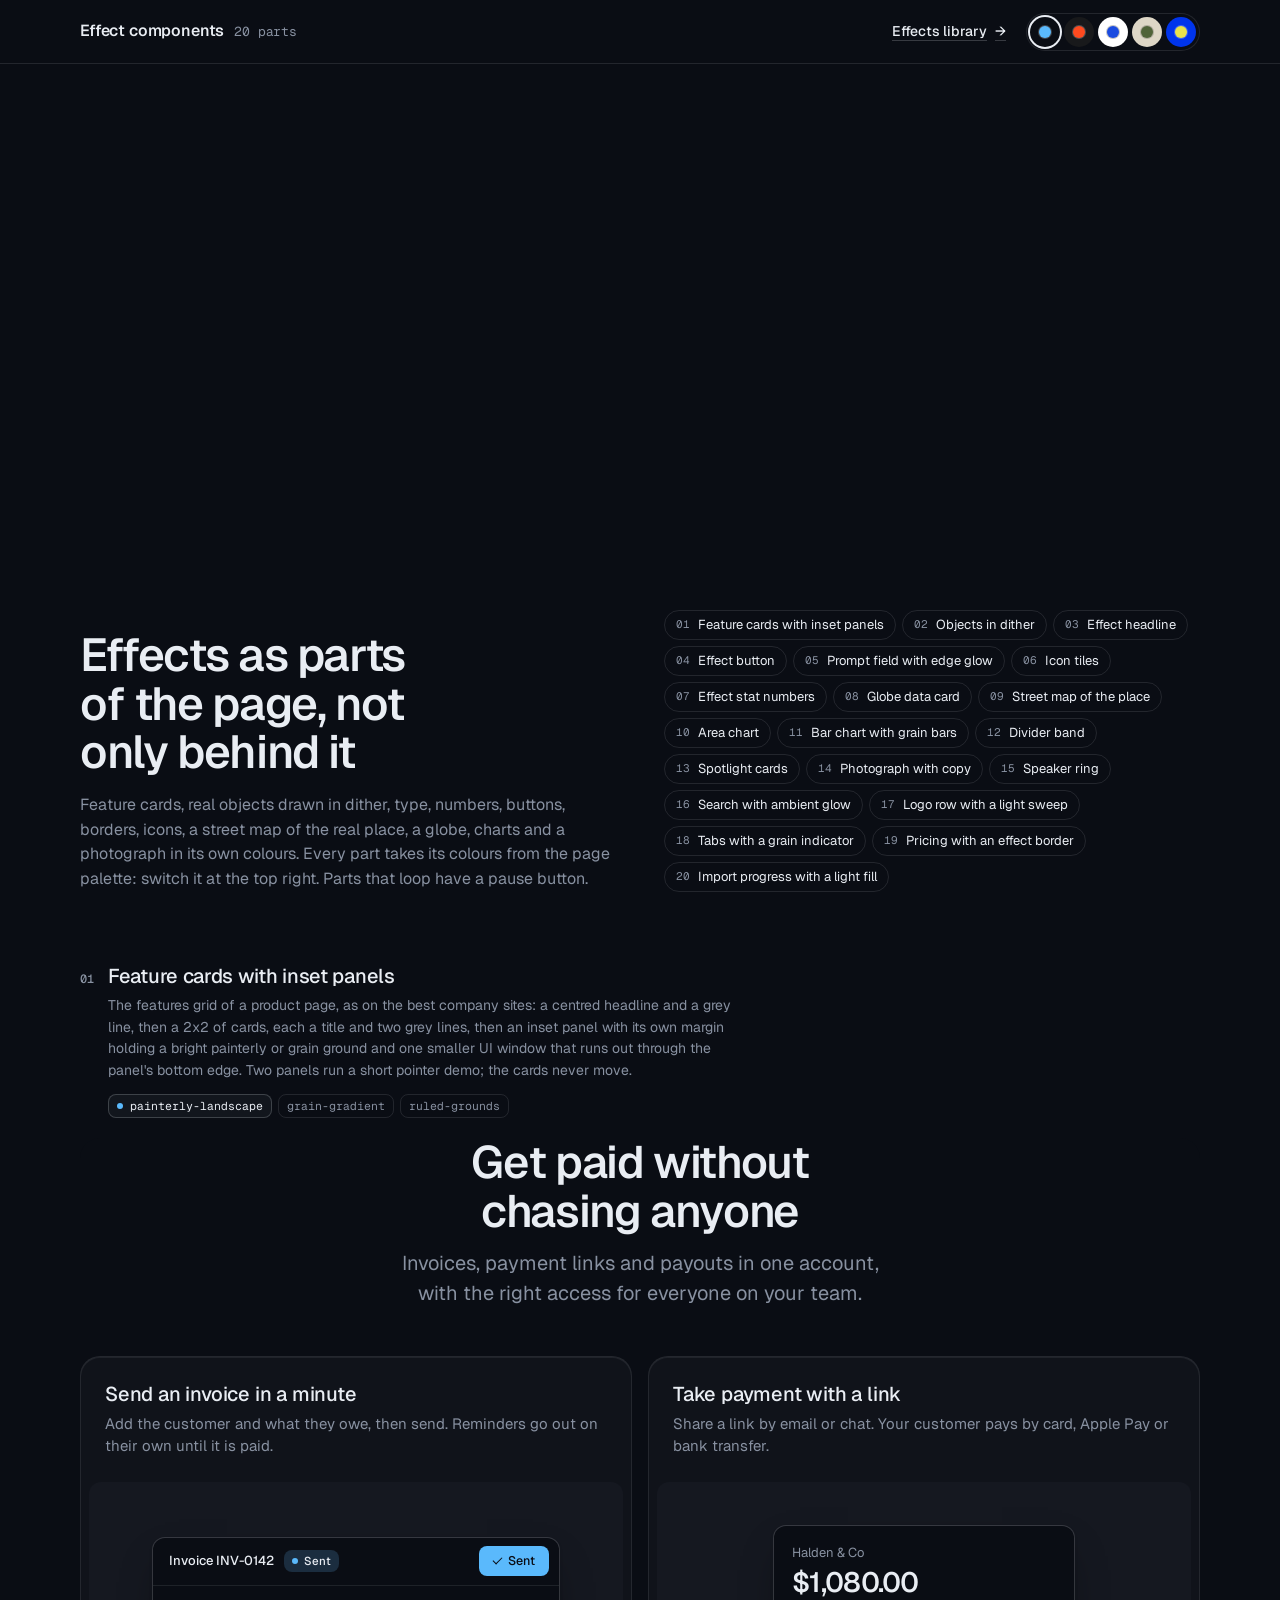
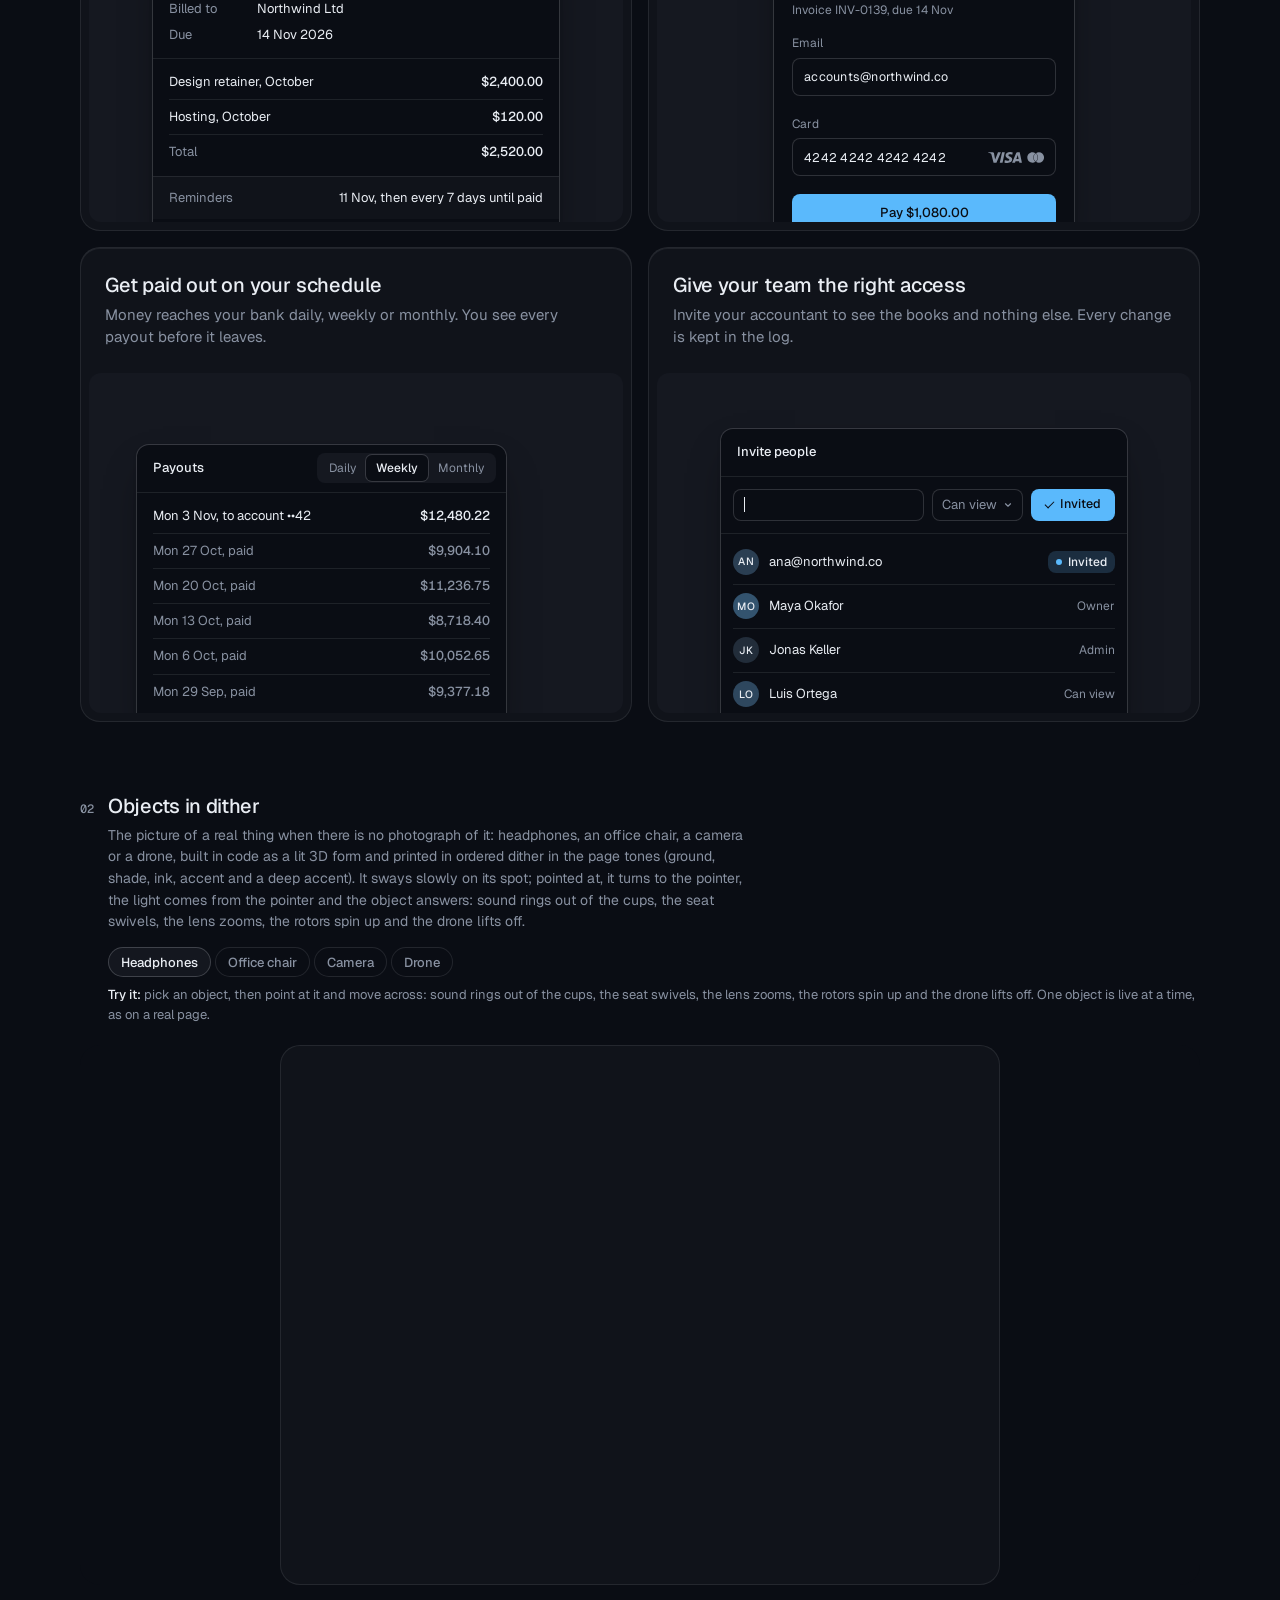
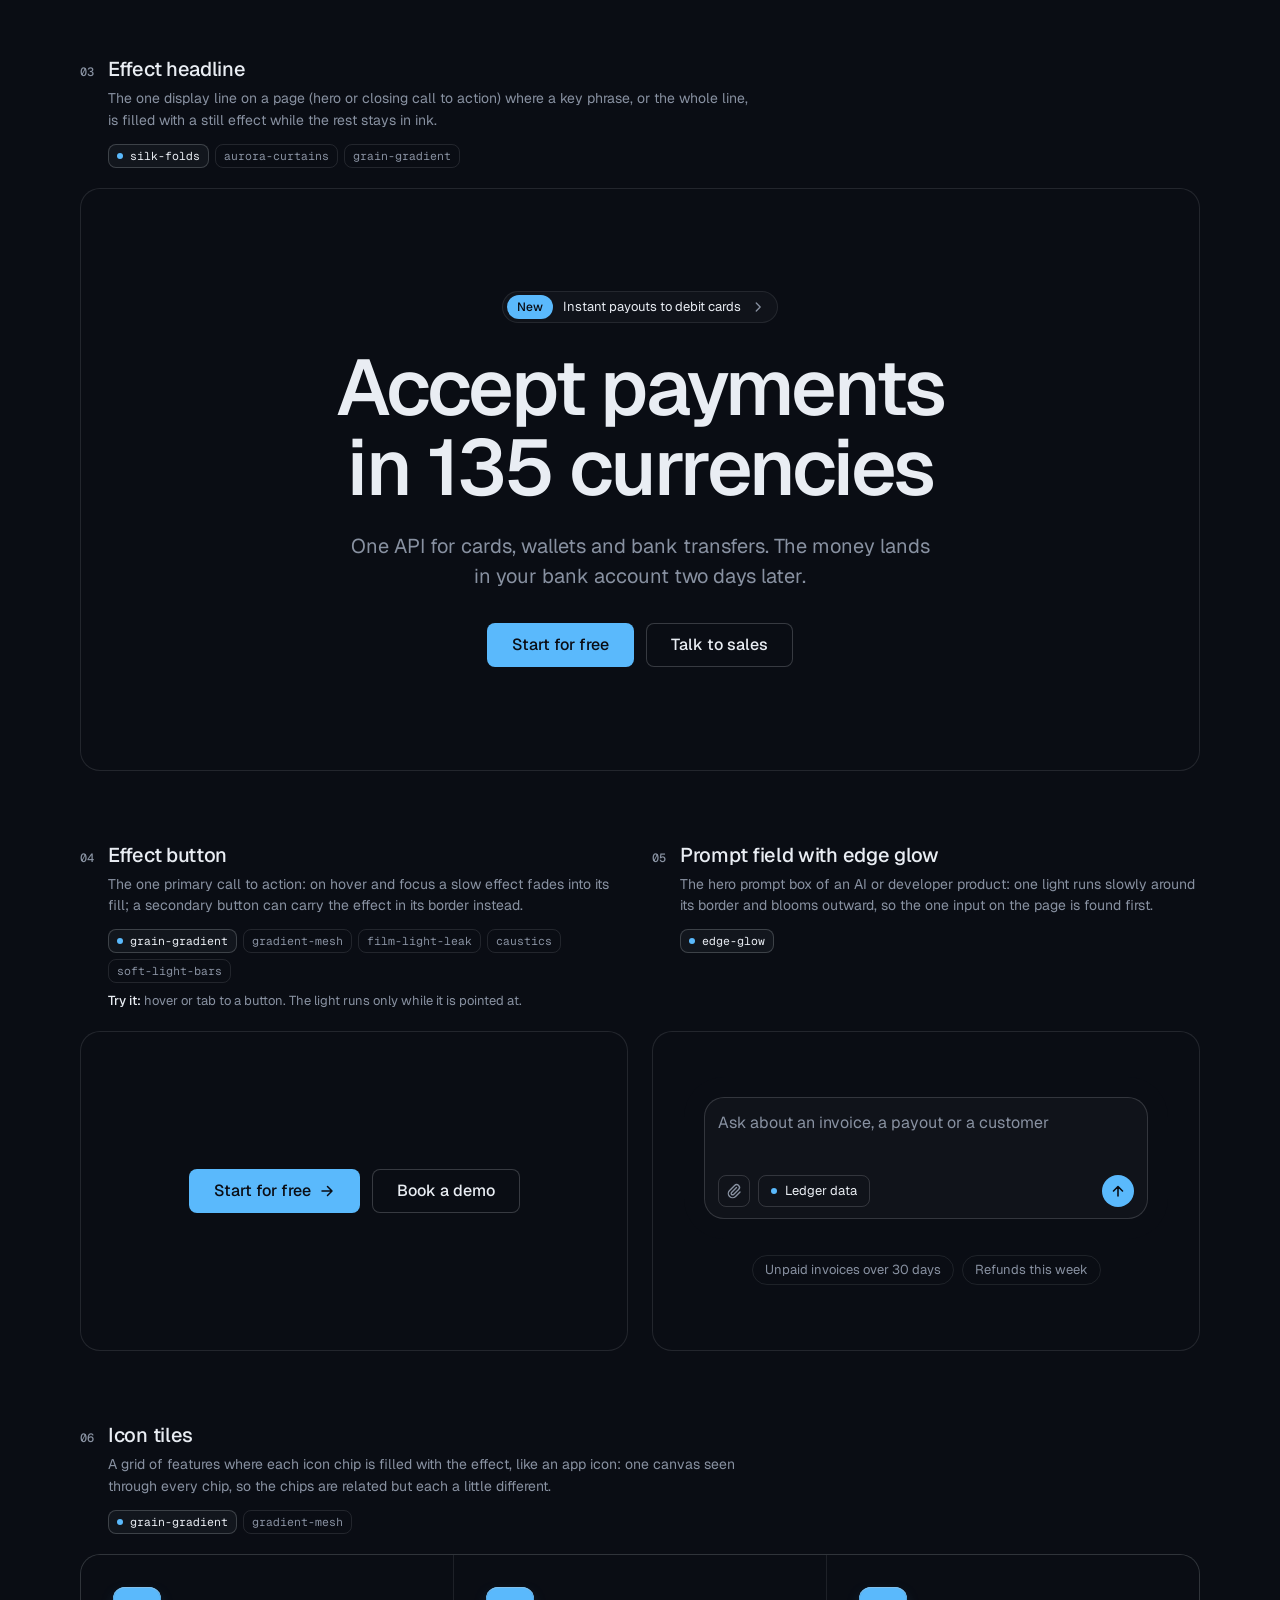
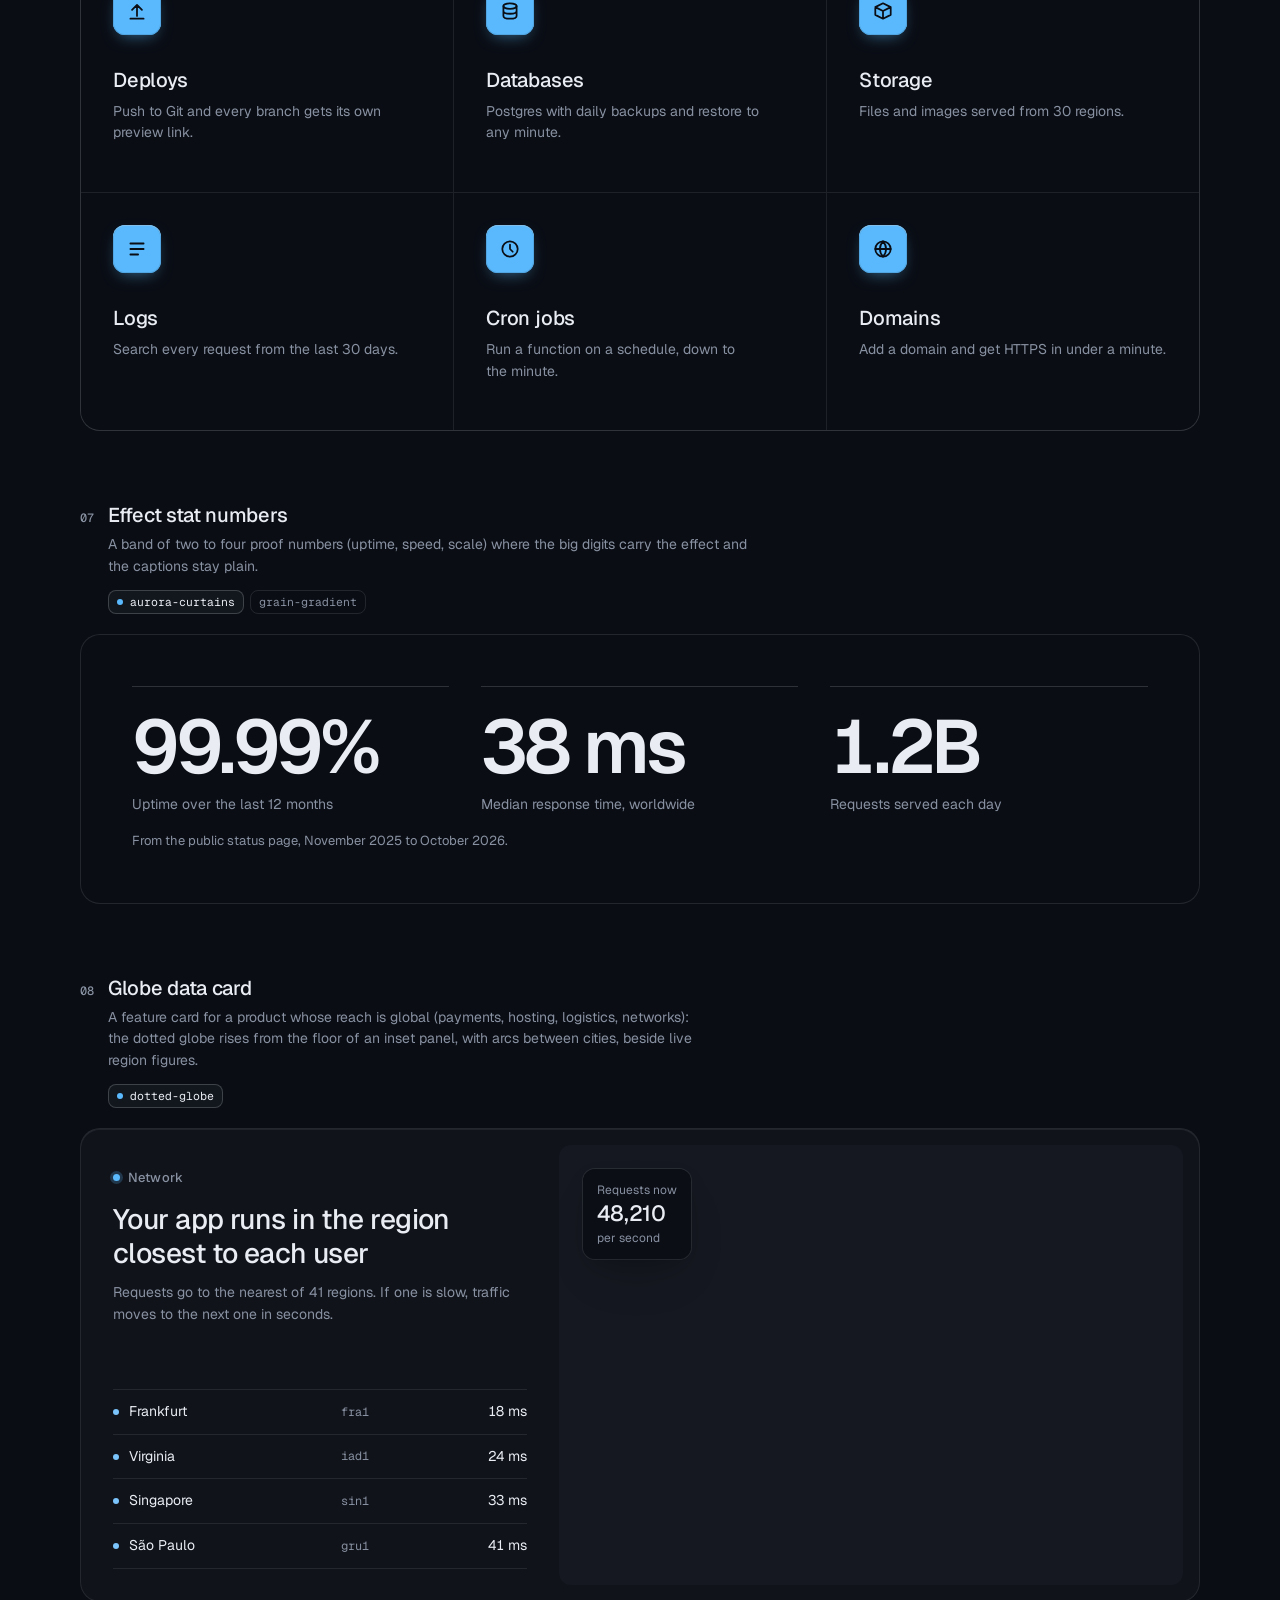
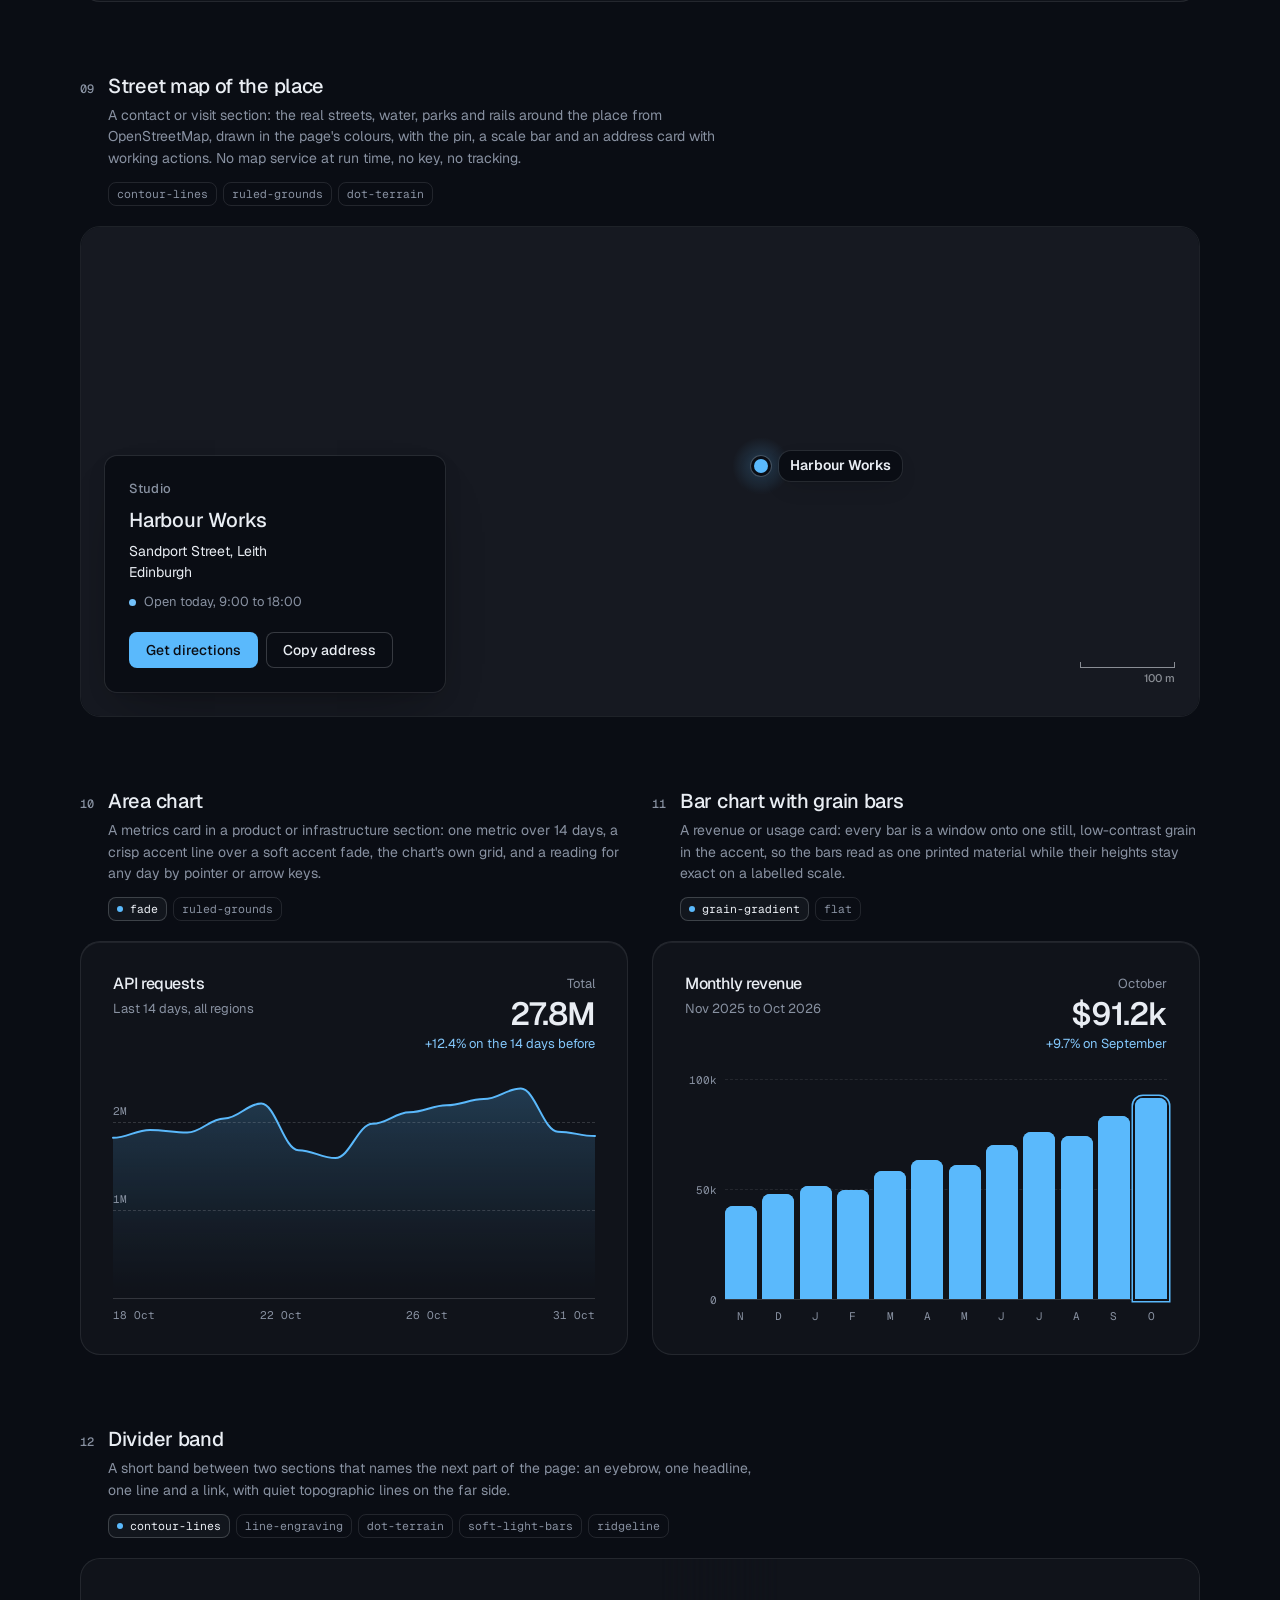
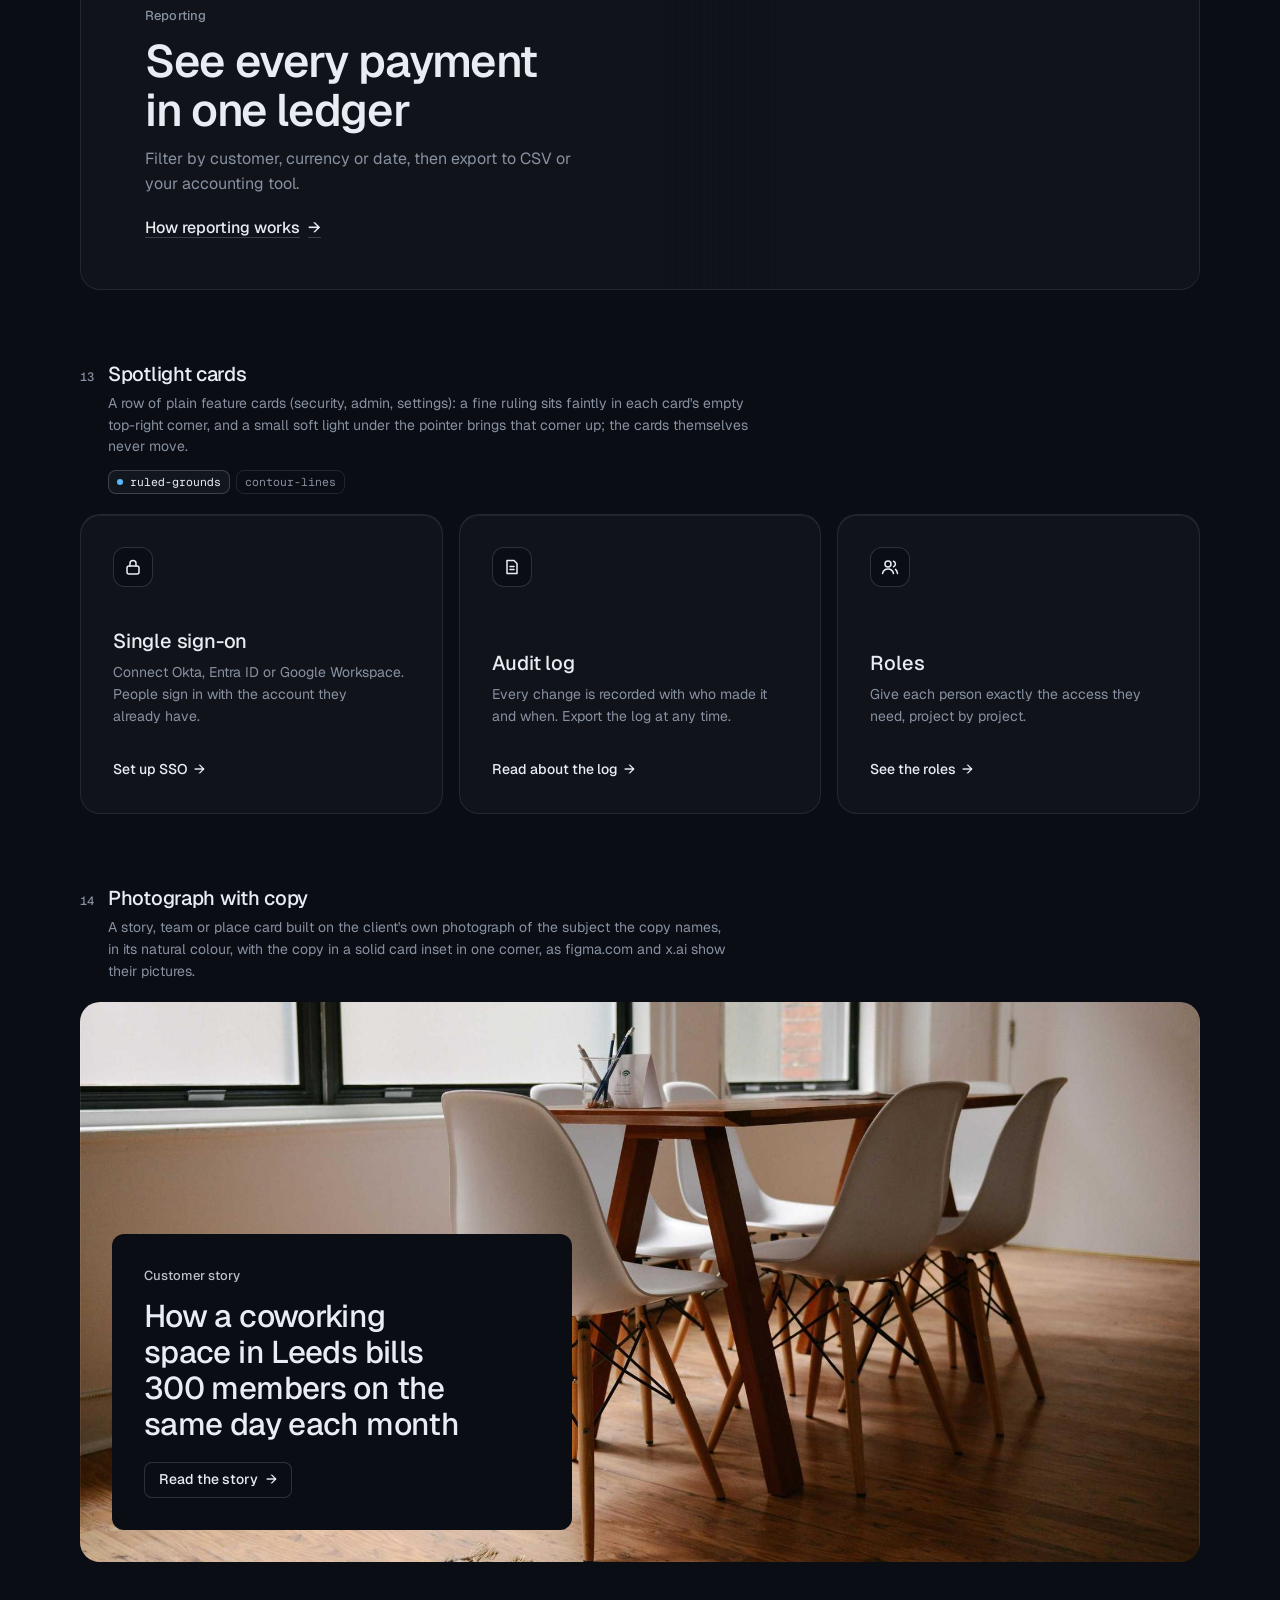
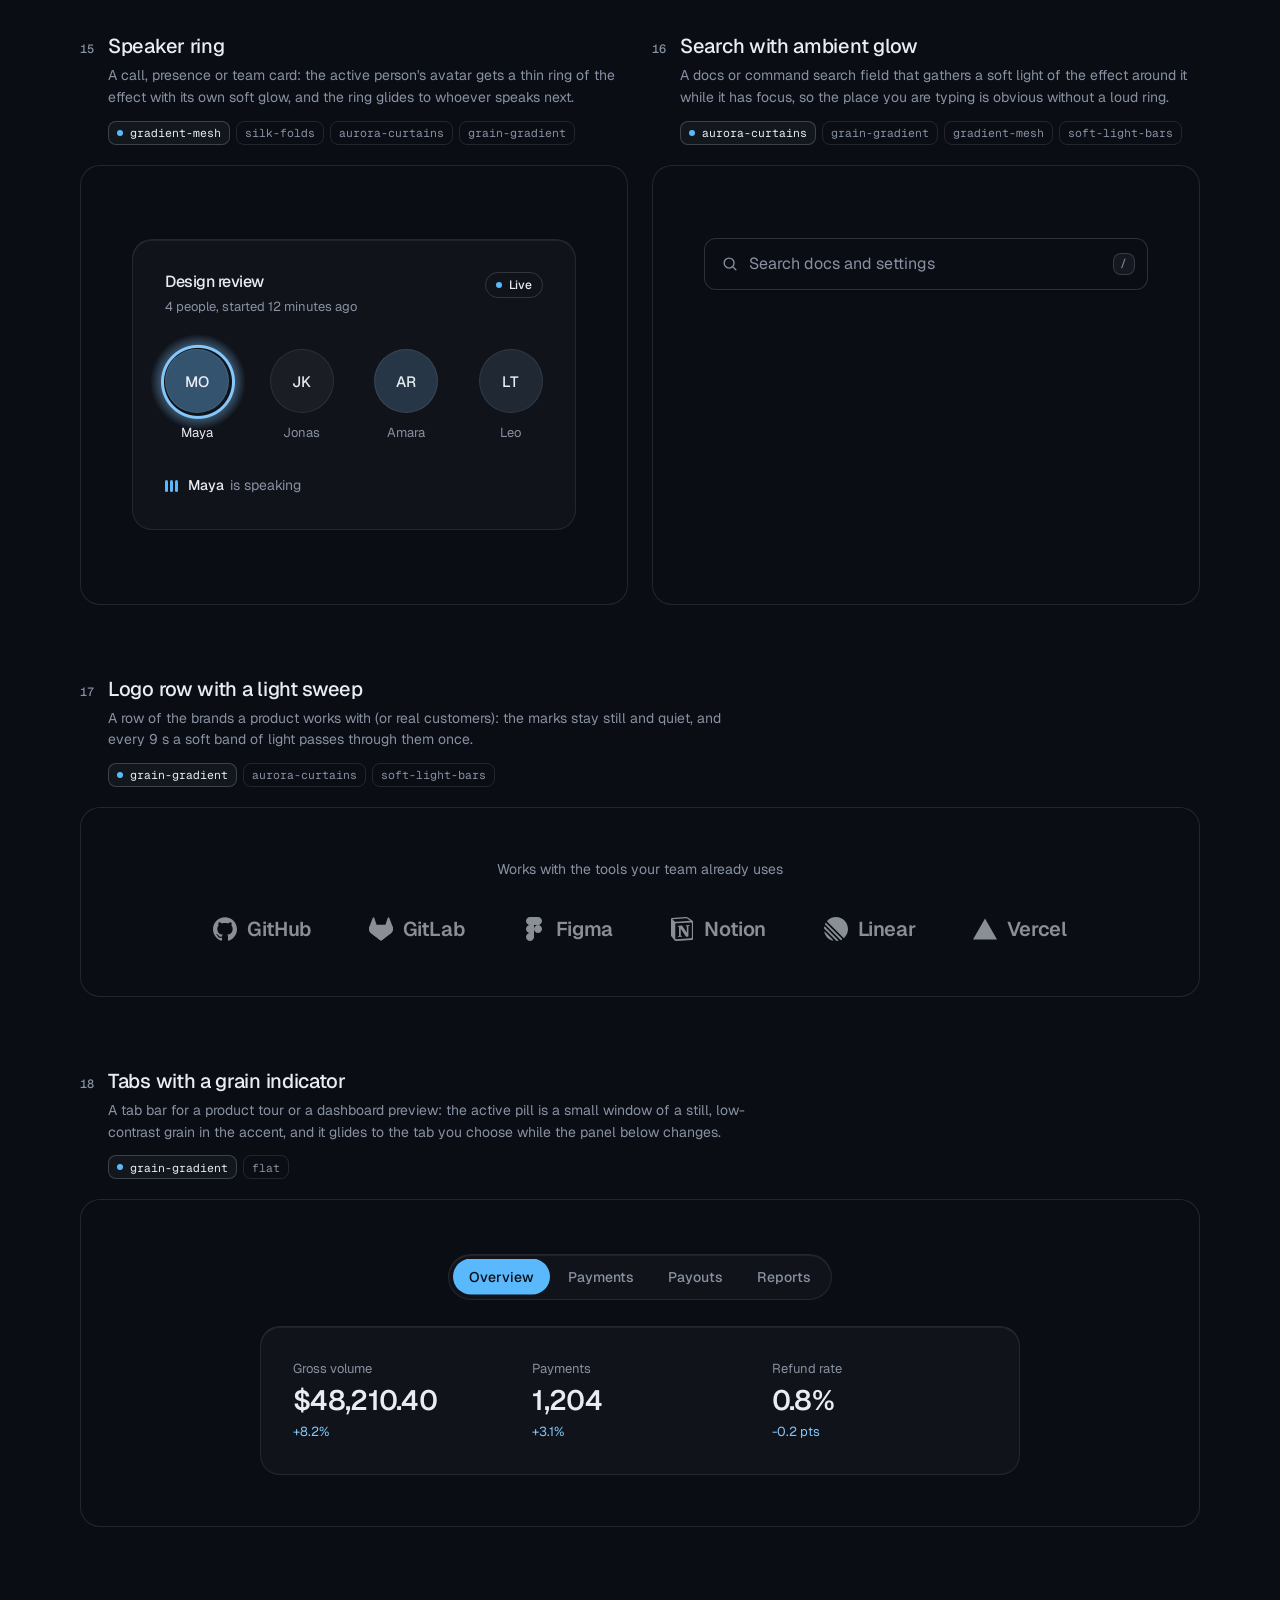
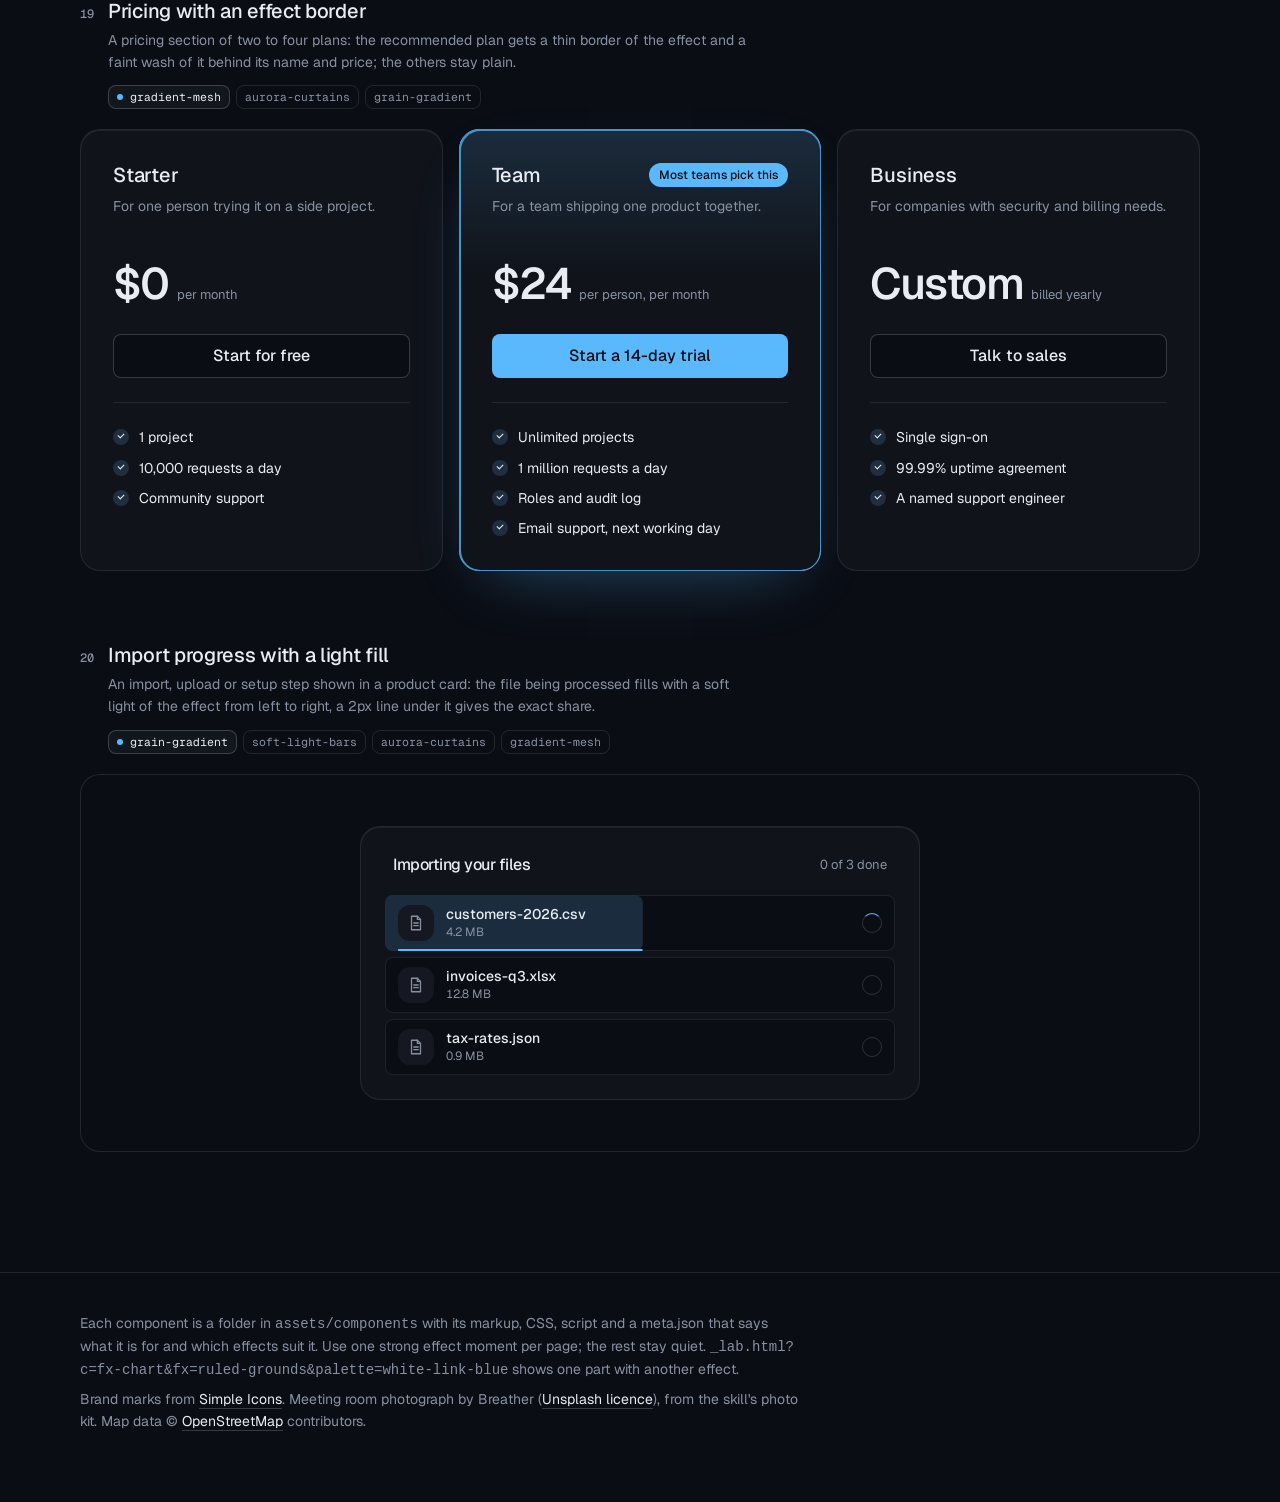
<file: .agents/skills/design-taste-frontend/assets/components/index.html>
<!doctype html>
<html lang="en" data-radius="soft">
<head>
<script>window.__tpGlMax = 16;   /* a gallery shows many live effects at once; a page of a site keeps the default 4 (fx.js) */</script>
<meta charset="utf-8">
<meta name="viewport" content="width=device-width, initial-scale=1">
<title>Effect components</title>
<link rel="preconnect" href="https://fonts.googleapis.com">
<link rel="preconnect" href="https://fonts.gstatic.com" crossorigin>
<link href="https://fonts.googleapis.com/css2?family=Geist:wght@100..900&family=Geist+Mono:wght@400..600&display=swap" rel="stylesheet">
<link rel="stylesheet" href="../system.css">
<link rel="stylesheet" href="./base.css">
<style>
  :root {
    --font-display: "Geist", system-ui, sans-serif;
    --font-text: "Geist", system-ui, sans-serif;
    --font-mono: "Geist Mono", ui-monospace, monospace;
    --display-weight: 560;
    --display-tracking: -0.03em;
    --container: 1200px;
  }
  body { min-height: 100vh; }
  .top {
    position: sticky; top: 0; z-index: 50; height: 64px; background: var(--bg);
    border-bottom: 1px solid var(--line);
  }
  .top .container { height: 100%; display: flex; align-items: center; justify-content: space-between; gap: 16px; }
  .brand { display: flex; align-items: center; gap: 10px; font-weight: 560; letter-spacing: -0.01em; }
  .brand small { font: 400 13px/1 var(--font-mono); color: var(--muted); }
  .top nav { display: flex; align-items: center; gap: 20px; }
  .top nav a.link { font-size: 14px; }
  .swatches { display: flex; gap: 4px; padding: 3px; border: 1px solid var(--line); border-radius: 999px; background: var(--bg); }
  .swatches button {
    width: 30px; height: 30px; border-radius: 999px; border: 0; padding: 0; cursor: pointer; position: relative;
    background: var(--sw-bg);
  }
  .swatches button::after {
    content: ""; position: absolute; inset: 9px; border-radius: 999px; background: var(--sw-accent);
    box-shadow: 0 0 0 1px color-mix(in oklab, var(--sw-ink) 25%, transparent);
  }
  .swatches button[aria-pressed="true"] { box-shadow: 0 0 0 2px var(--ink); }
  .swatches button:focus-visible { outline-offset: 3px; }

  .intro { padding-block: 64px 40px; display: grid; grid-template-columns: minmax(0, 6fr) minmax(0, 6fr); gap: 48px; align-items: end; }
  .intro h1 { font-size: clamp(34px, 2.2vw + 18px, 52px); line-height: 1.05; max-width: 15ch; }
  .intro p { margin-top: 16px; color: var(--muted); font-size: var(--t-body); line-height: 1.55; max-width: 52ch; }
  .index { display: flex; flex-wrap: wrap; gap: 6px; justify-content: flex-start; }
  @media (max-width: 1023px) { .intro { grid-template-columns: minmax(0, 1fr); gap: 28px; } }
  .index a {
    display: inline-flex; align-items: center; gap: 8px; height: 30px; padding: 0 11px; border-radius: 999px;
    border: 1px solid var(--line); font-size: 13px; color: var(--ink);
    transition: border-color var(--dur) var(--ease), background-color var(--dur) var(--ease);
  }
  .index a span { font-family: var(--font-mono); font-size: 11px; color: var(--muted); }
  .index a:hover { border-color: var(--line-strong); background: color-mix(in oklab, var(--ink) 4%, var(--bg)); }

  /* every part spans two rows of the list (its notes, its stage) as a subgrid, so the two parts of a
     half-width pair share one notes height and one stage height: their stages start and end level */
  .list { display: grid; grid-template-columns: repeat(2, minmax(0, 1fr)); column-gap: 24px; row-gap: 0; padding-bottom: 120px; }
  .sc { grid-column: 1 / -1; grid-row: span 2; display: grid; grid-template-rows: subgrid; row-gap: 20px; min-width: 0; scroll-margin-top: 88px; padding-top: 72px; }
  .sc:first-child { padding-top: 0; }
  .sc.is-half { grid-column: auto; }
  .sc.is-half .sc__stage:not(.is-center) { display: grid; }
  .sc__meta { display: grid; grid-template-columns: auto 1fr; column-gap: 14px; row-gap: 6px; align-items: baseline; align-content: start; }
  .sc__note { grid-column: 2; margin: 2px 0 0; font-size: 13px; color: var(--muted); }
  .sc__note::before { content: "Try it: "; color: var(--ink); font-weight: 500; }
  .sc__no { font: 500 12px/1 var(--font-mono); color: var(--muted); padding-top: 2px; }
  .sc__name { font: 500 20px/1.25 var(--font-text); letter-spacing: -0.015em; margin: 0; }
  .sc__for { grid-column: 2; color: var(--muted); font-size: 14px; line-height: 1.55; max-width: 72ch; margin: 0; }
  .sc__fx { grid-column: 2; display: flex; flex-wrap: wrap; gap: 6px; margin-top: 6px; }
  .sc__fx li {
    font: 400 11.5px/1 var(--font-mono); color: var(--muted); height: 24px; display: inline-flex; align-items: center;
    padding: 0 8px; border-radius: var(--r-sm); border: 1px solid var(--line);
  }
  .sc__fx li.is-on { color: var(--ink); border-color: var(--line-strong); background: color-mix(in oklab, var(--ink) 5%, var(--bg)); }
  .sc__fx li.is-on::before { content: ""; width: 6px; height: 6px; border-radius: 99px; background: var(--accent); margin-right: 7px; }
  .sc__stage {
    position: relative; min-width: 0; border: 1px solid var(--line); border-radius: var(--r-lg);
    padding: clamp(20px, 4vw, 56px); background: var(--bg);
  }
  .sc__stage.is-tall { padding-block: clamp(56px, 8vw, 120px); }
  .sc__stage.is-flush { padding: 0; border: 0; }
  .sc__stage.is-center { display: grid; place-items: center; min-height: 320px; }
  /* one object, at a size a page would give it */
  #fx-dither-object .sc__stage { display: grid; justify-items: center; }
  #fx-dither-object .cx-obj { width: min(100%, 720px); }
  .sc__pick { grid-column: 2; display: flex; flex-wrap: wrap; gap: 4px; margin-top: 8px; }
  .sc__pick button {
    height: 30px; padding: 0 12px; border-radius: 999px; border: 1px solid var(--line); background: var(--bg);
    font: 500 13px/1 var(--font-text); color: var(--muted); cursor: pointer;
  }
  .sc__pick button:hover { color: var(--ink); border-color: var(--line-strong); }
  .sc__pick button[aria-pressed="true"] { color: var(--ink); border-color: var(--line-strong); background: color-mix(in oklab, var(--ink) 6%, var(--bg)); }
  /* the search list opens below its field: leave it room inside the frame */
  #fx-search .sc__stage { min-height: 440px; place-items: start center; padding-top: 72px; }
  .sc__stage:empty::after { content: "Loading"; color: var(--muted); font-size: 13px; }

  .foot { border-top: 1px solid var(--line); padding: 40px 0 64px; color: var(--muted); font-size: 14px; }
  .foot p { max-width: 80ch; margin: 0 0 8px; }
  .foot a { color: var(--ink); text-decoration: underline; text-decoration-color: var(--line-strong); text-underline-offset: 4px; }

  @media (max-width: 899px) {
    .list { grid-template-columns: minmax(0, 1fr); }
    .sc.is-half { grid-column: 1 / -1; }
    .top nav a.link { display: none; }
  }
  @media (max-width: 639px) {
    .intro { padding-block: 48px 32px; }
    .sc { padding-top: 48px; }
    .sc__meta { grid-template-columns: 1fr; }
    .sc__no { display: none; }
    .sc__for, .sc__fx, .sc__note, .sc__pick { grid-column: 1; }
    .sc__stage.is-center { min-height: 240px; }
    .brand small { display: none; }
  }
</style>
</head>
<body>
<header class="top">
  <div class="container">
    <div class="brand">Effect components <small id="count"></small></div>
    <nav aria-label="Palette and links">
      <a class="link" href="../effects/gallery.html">Effects library</a>
      <div class="swatches" id="swatches" role="group" aria-label="Page palette"></div>
    </nav>
  </div>
</header>

<main>
  <section class="intro container">
    <div>
      <h1>Effects as parts of the page, not only behind it</h1>
      <p id="lede">Feature cards, real objects drawn in dither, type, numbers, buttons, borders, icons, a street map of the real place, a globe, charts and a photograph in its own colours. Every part takes its colours from the page palette: switch it at the top right. Parts that loop have a pause button.</p>
    </div>
    <nav class="index" id="index" aria-label="Components"></nav>
  </section>
  <div class="container list" id="list"></div>
</main>

<footer class="foot">
  <div class="container">
    <p>Each component is a folder in <code>assets/components</code> with its markup, CSS, script and a meta.json that says what it is for and which effects suit it. Use one strong effect moment per page; the rest stay quiet. <code>_lab.html?c=fx-chart&amp;fx=ruled-grounds&amp;palette=white-link-blue</code> shows one part with another effect.</p>
    <p>Brand marks from <a href="https://simpleicons.org/">Simple Icons</a>. Meeting room photograph by Breather (<a href="https://unsplash.com/photos/DEdM9Vs6s8w">Unsplash licence</a>), from the skill's photo kit. Map data © <a href="https://www.openstreetmap.org/copyright">OpenStreetMap</a> contributors.</p>
  </div>
</footer>

<script type="module">
  import fx from '../effects/fx.js';

  // component id, layout and stage style, in page order
  const COMPONENTS = [
    { id: 'fx-feature-card', stage: 'is-flush' },
    { id: 'fx-dither-object', stage: 'is-flush', note: 'pick an object, then point at it and move across: sound rings out of the cups, the seat swivels, the lens zooms, the rotors spin up and the drone lifts off. One object is live at a time, as on a real page.' },
    { id: 'fx-headline', stage: 'is-tall' },
    { id: 'fx-button', half: true, stage: 'is-center', note: 'hover or tab to a button. The light runs only while it is pointed at.' },
    { id: 'fx-prompt', half: true, stage: 'is-center' },
    { id: 'fx-icon-tiles', stage: 'is-flush' },
    { id: 'fx-stat' },
    { id: 'fx-globe', stage: 'is-flush' },
    { id: 'fx-map', stage: 'is-flush' },
    { id: 'fx-chart', half: true, stage: 'is-flush' },
    { id: 'fx-bars', half: true, stage: 'is-flush' },
    { id: 'fx-band', stage: 'is-flush' },
    { id: 'fx-spotlight', stage: 'is-flush' },
    { id: 'fx-photo', stage: 'is-flush' },
    { id: 'fx-avatar', half: true, stage: 'is-center' },
    { id: 'fx-search', half: true, stage: 'is-center' },
    { id: 'fx-logos' },
    { id: 'fx-tabs' },
    { id: 'fx-pricing', stage: 'is-flush' },
    { id: 'fx-progress', stage: 'is-center' },
  ];

  const PALETTES = [
    { id: 'blue-black-cornflower', name: 'Night, cornflower', bg: '#0a0d14', surface: '#131824', ink: '#e9edf3', muted: '#8891a1', accent: '#5ab9fc', accentInk: '#0a0d14' },
    { id: 'graphite-safety-orange', name: 'Graphite, orange', bg: '#18191b', surface: '#222427', ink: '#eff0f1', muted: '#9c9ea3', accent: '#ff4a1f', accentInk: '#18191b' },
    { id: 'white-link-blue', name: 'White, blue', bg: '#ffffff', surface: '#f4f4f4', ink: '#111111', muted: '#6b6b6b', accent: '#1a4be0', accentInk: '#ffffff' },
    { id: 'moss-sand', name: 'Sand, moss', bg: '#ddd6c6', surface: '#d2cab8', ink: '#2a2a26', muted: '#59574e', accent: '#4f6238', accentInk: '#ffffff' },
    { id: 'cobalt-field', name: 'Cobalt field', bg: '#0034eb', surface: '#002fd6', ink: '#ffffff', muted: '#dfe4f2', accent: '#e9e34a', accentInk: '#111111' },
  ];

  const q = new URLSearchParams(location.search);
  if (q.has('time')) fx.setClock(+q.get('time'));
  if (q.has('fallback')) fx.config.forceFallback = true;
  const only = q.get('only') ? q.get('only').split(',') : null;
  const list = document.getElementById('list');
  const index = document.getElementById('index');
  const swatches = document.getElementById('swatches');

  /*
    The budget: a laptop's integrated GPU shares its memory with everything else, so this page never
    holds more than 4 live WebGL contexts. A part is started when it comes near the viewport and
    destroyed when it leaves it; still parts draw once and free their context; fx.js frees any idle
    off-screen context past 4. liveGL() counts the contexts that are open right now.
  */
  fx.config.maxLive = 4;
  const contexts = new Set();
  let peakGL = 0;
  const getContext = HTMLCanvasElement.prototype.getContext;
  HTMLCanvasElement.prototype.getContext = function (type, ...rest) {
    const c = getContext.call(this, type, ...rest);
    if (c && /webgl/i.test(type) && !contexts.has(c)) { contexts.add(c); peakGL = Math.max(peakGL, liveGL()); }
    return c;
  };
  function liveGL() {
    for (const c of contexts) if (c.isContextLost()) contexts.delete(c);
    return contexts.size;
  }

  // the dither object: one live at a time, switched here (a real page shows one object)
  const OBJECTS = {
    headphones: ['Headphones', 'Over-ear, wireless'],
    chair: ['Office chair', 'Swivel seat on five castors'],
    camera: ['Camera', 'Mirrorless, with a zoom lens'],
    drone: ['Drone', 'Four rotors and a camera'],
  };
  let object = OBJECTS[q.get('object')] ? q.get('object') : 'headphones';
  // print (ordered dither, the default) or studio (a smooth shaded render: no picker until it is anti-aliased; ?render=studio)
  let render = q.get('render') === 'studio' ? 'studio' : 'print';

  function applyPalette(p) {
    const c = fx.color;
    const action = c.contrast(p.accent, p.bg) >= 2.2 ? p.accent : p.ink;
    const actionInk = action === p.accent ? p.accentInk : p.bg;
    const s = document.documentElement.style;
    const set = (k, v) => s.setProperty(k, v);
    set('--p-bg', p.bg); set('--p-surface', p.surface); set('--p-ink', p.ink); set('--p-muted', p.muted);
    set('--p-accent', p.accent); set('--p-accent-ink', p.accentInk); set('--p-action', action); set('--p-action-ink', actionInk);
    document.documentElement.style.colorScheme = c.isDark(p.bg) ? 'dark' : 'light';
    for (const b of swatches.children) b.setAttribute('aria-pressed', String(b.dataset.id === p.id));
  }

  async function load(entry) {
    const base = `./${entry.id}/`;
    const [meta, html, mod] = await Promise.all([
      fetch(base + 'meta.json').then(r => (r.ok ? r.json() : null)),
      fetch(base + 'component.html').then(r => (r.ok ? r.text() : null)),
      import(base + 'component.js').catch(err => { console.warn(entry.id, err); return null; }),
    ]).catch(() => [null, null, null]);
    if (!meta || !html || !mod) return null;
    const link = document.createElement('link');
    link.rel = 'stylesheet';
    link.href = base + 'component.css';
    document.head.append(link);
    await new Promise(r => { link.onload = link.onerror = r; });
    return { ...entry, meta, html, mod };
  }

  function section(e, n) {
    const s = document.createElement('section');
    s.className = 'sc' + (e.half ? ' is-half' : '');
    s.id = e.id;
    const fxList = (e.meta.effects || []).map(id => `<li class="${id === e.meta.default ? 'is-on' : ''}">${id}</li>`).join('');
    const pick = e.id === 'fx-dither-object'
      ? `<div class="sc__pick" role="group" aria-label="Object">${Object.keys(OBJECTS).map(k => `<button type="button" data-object="${k}" aria-pressed="${k === object}">${OBJECTS[k][0]}</button>`).join('')}</div>`
      : '';
    s.innerHTML = `
      <div class="sc__meta">
        <span class="sc__no">${String(n).padStart(2, '0')}</span>
        <h2 class="sc__name">${e.meta.name}</h2>
        <p class="sc__for">${e.meta.for}</p>
        ${fxList ? `<ul class="sc__fx" aria-label="Effects that suit it">${fxList}</ul>` : ''}
        ${pick}
        ${e.note ? `<p class="sc__note">${e.note}</p>` : ''}
      </div>
      <div class="sc__stage ${e.stage || ''}"></div>`;
    return s;
  }

  // the markup is placed at once (the page keeps its full height); the scripts run only near the viewport
  function markup(e) {
    const stage = e.section.querySelector('.sc__stage');
    stage.innerHTML = e.html;
    if (e.id === 'fx-dither-object') {
      const fig = stage.querySelector('.cx-obj');
      fig.dataset.cxObject = object;
      if (render === 'studio') fig.dataset.cxRender = 'studio'; else delete fig.dataset.cxRender;
      fig.querySelector('.cx-obj__stage').removeAttribute('aria-label');
    }
    return stage;
  }
  function start(e) {
    if (e.ctrl) return;
    const stage = markup(e);
    try { e.ctrl = e.mod.default(stage.firstElementChild || stage) || { destroy() {} }; } catch (err) { console.error(e.id, err); e.ctrl = { destroy() {} }; }
  }
  function stop(e) {
    if (!e.ctrl) return;
    try { e.ctrl.destroy?.(); } catch (err) { console.warn(e.id, err); }
    fx.unmountAll(e.section);
    e.ctrl = null;
  }

  function setPalette(p, entries) {
    entries.forEach(stop);
    applyPalette(p);
    try { localStorage.setItem('cx-palette', p.id); } catch (_) {}
    requestAnimationFrame(() => entries.forEach(e => (e.near ? start(e) : markup(e))));
  }

  let saved = null;
  try { saved = localStorage.getItem('cx-palette'); } catch (_) {}
  const first = PALETTES.find(p => p.id === q.get('palette')) || PALETTES.find(p => p.id === saved) || PALETTES[0];
  for (const p of PALETTES) {
    const b = document.createElement('button');
    b.type = 'button';
    b.dataset.id = p.id;
    b.title = p.name;
    b.setAttribute('aria-label', p.name);
    b.style.setProperty('--sw-bg', p.bg);
    b.style.setProperty('--sw-accent', p.accent);
    b.style.setProperty('--sw-ink', p.ink);
    swatches.append(b);
  }
  applyPalette(first);

  const wanted = COMPONENTS.filter(c => !only || only.includes(c.id));
  const entries = (await Promise.all(wanted.map(load))).filter(Boolean);
  document.getElementById('count').textContent = `${entries.length} parts`;
  entries.forEach((e, i) => {
    e.section = section(e, i + 1);
    list.append(e.section);
    markup(e);
    const a = document.createElement('a');
    a.href = '#' + e.id;
    a.innerHTML = `<span>${String(i + 1).padStart(2, '0')}</span>${e.meta.name}`;
    index.append(a);
  });
  await document.fonts.ready;
  const near = new IntersectionObserver(seen => {
    for (const en of seen) {
      const e = entries.find(x => x.section === en.target);
      if (!e) continue;
      e.near = en.isIntersecting;
      if (e.near) start(e); else stop(e);
    }
  }, { rootMargin: '10% 0px' });
  entries.forEach(e => near.observe(e.section));
  setTimeout(() => { document.documentElement.dataset.ready = '1'; }, 1500);

  swatches.addEventListener('click', ev => {
    const b = ev.target.closest('button');
    if (!b) return;
    const p = PALETTES.find(x => x.id === b.dataset.id);
    if (p) setPalette(p, entries);
  });
  list.addEventListener('click', ev => {
    const b = ev.target.closest('[data-object], [data-render]');
    if (!b || !(OBJECTS[b.dataset.object] || b.dataset.render)) return;
    if (b.dataset.render) render = b.dataset.render; else object = b.dataset.object;
    b.parentElement.querySelectorAll('button').forEach(x => x.setAttribute('aria-pressed', String(x === b)));
    const e = entries.find(x => x.id === 'fx-dither-object');
    stop(e);
    if (e.near) start(e); else markup(e);
  });
  window.__cx = {
    entries,
    setPalette: id => setPalette(PALETTES.find(p => p.id === id), entries),
    setObject: k => list.querySelector(`[data-object="${k}"]`)?.click(),
    gl: () => ({ live: liveGL(), peak: peakGL, started: entries.filter(e => e.ctrl).map(e => e.id) }),
  };
</script>

</body>
</html>
</file>
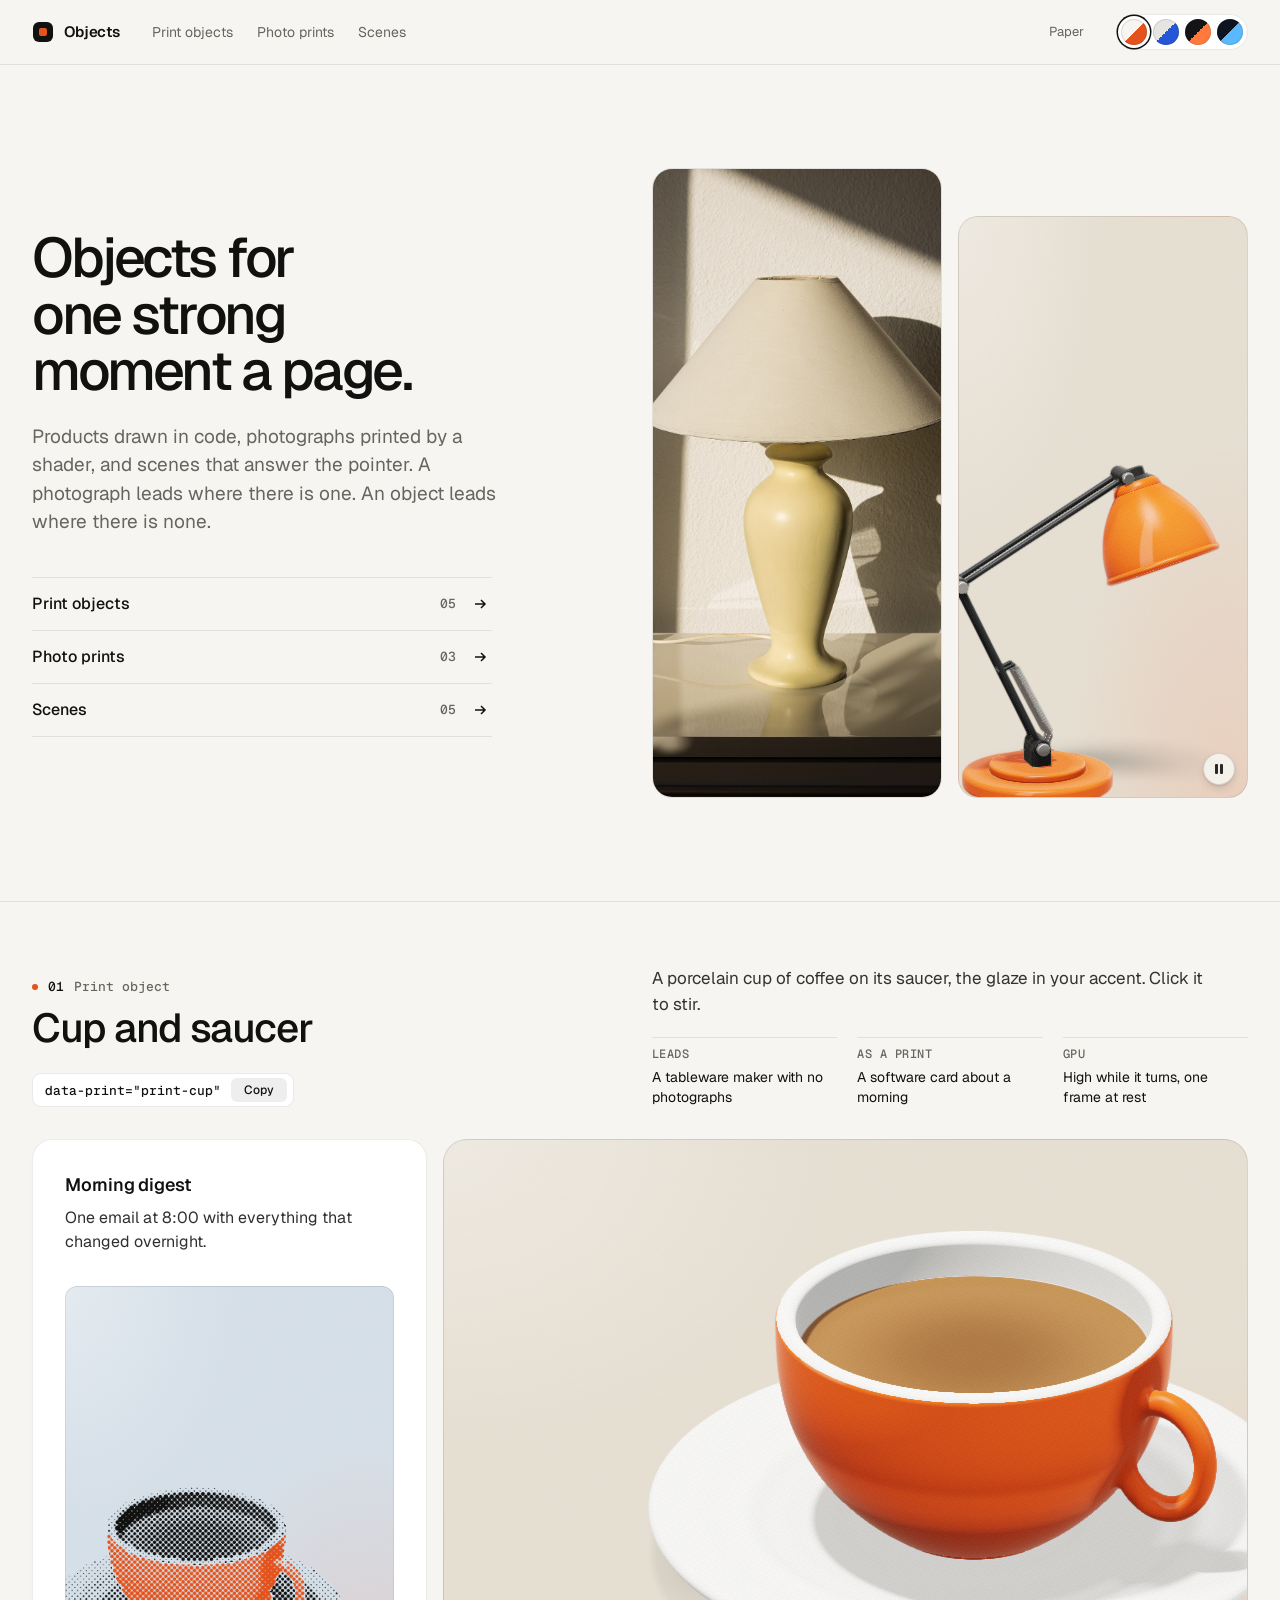
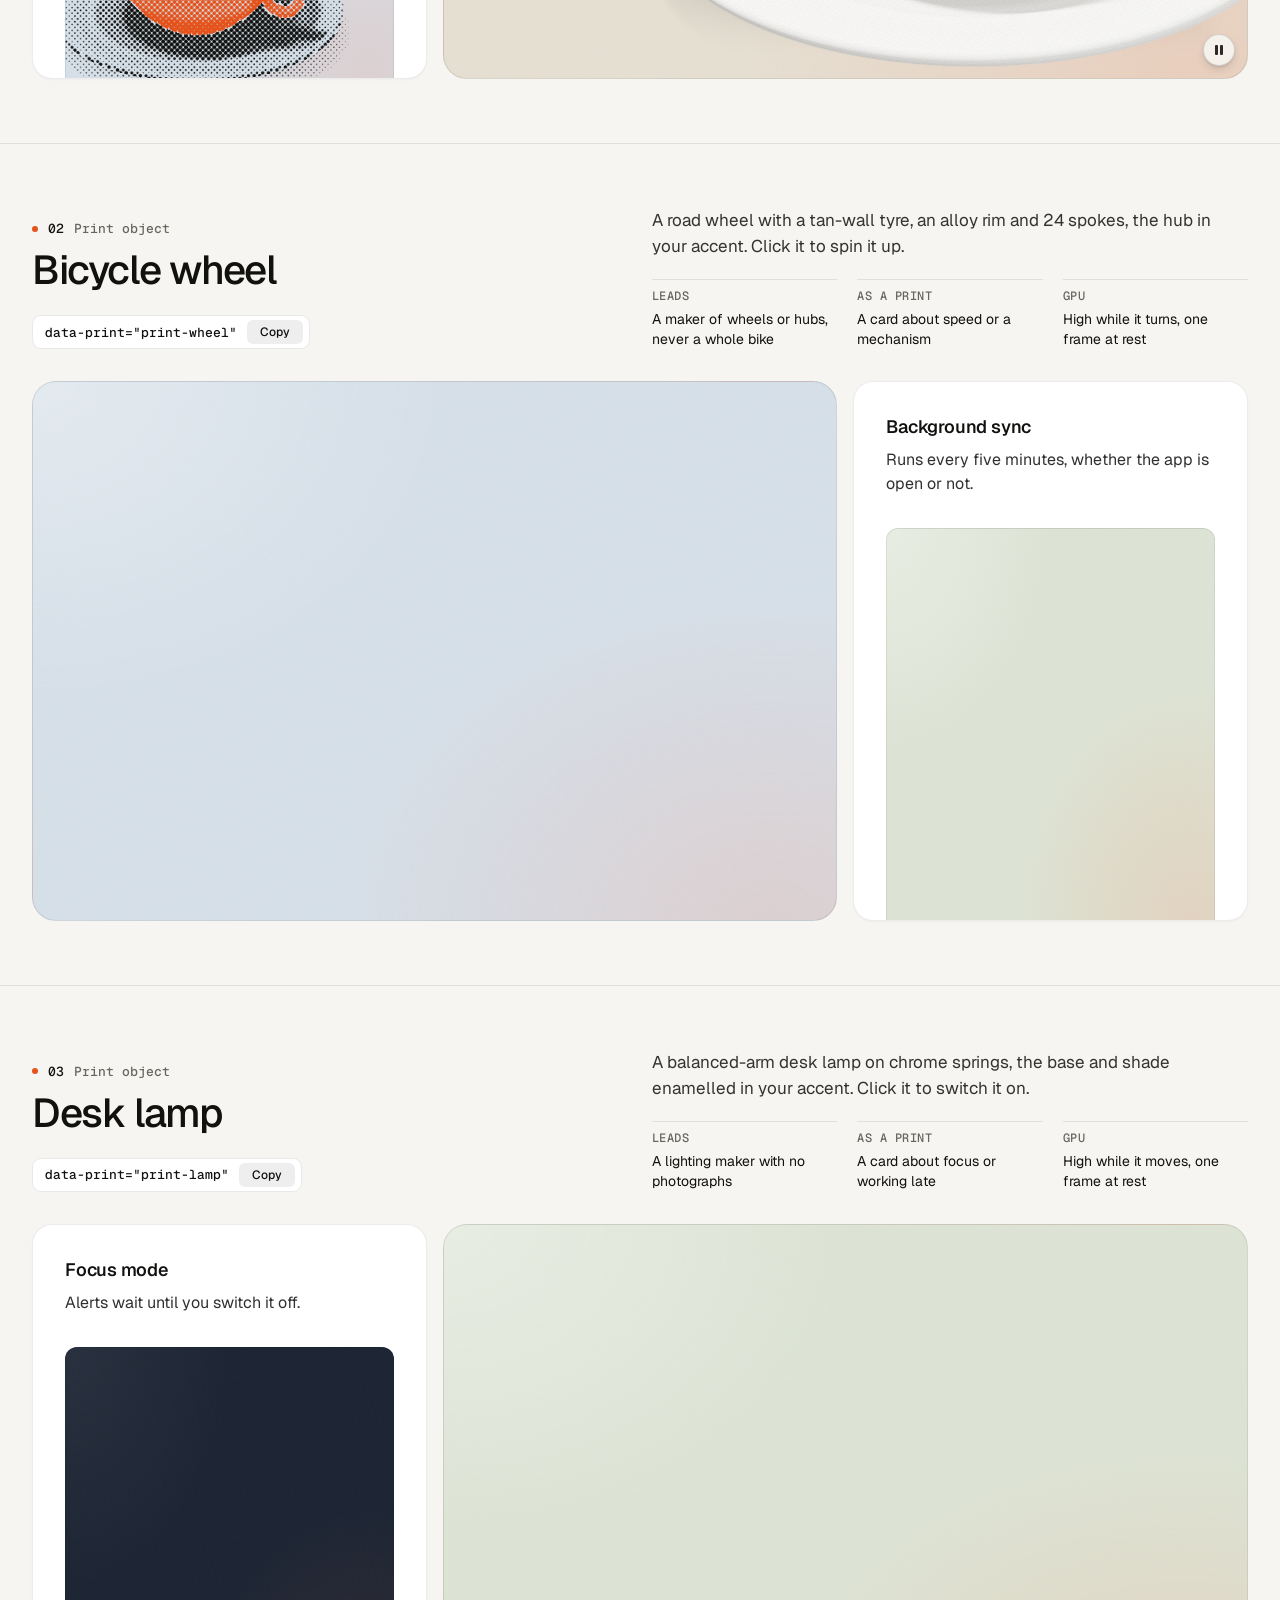
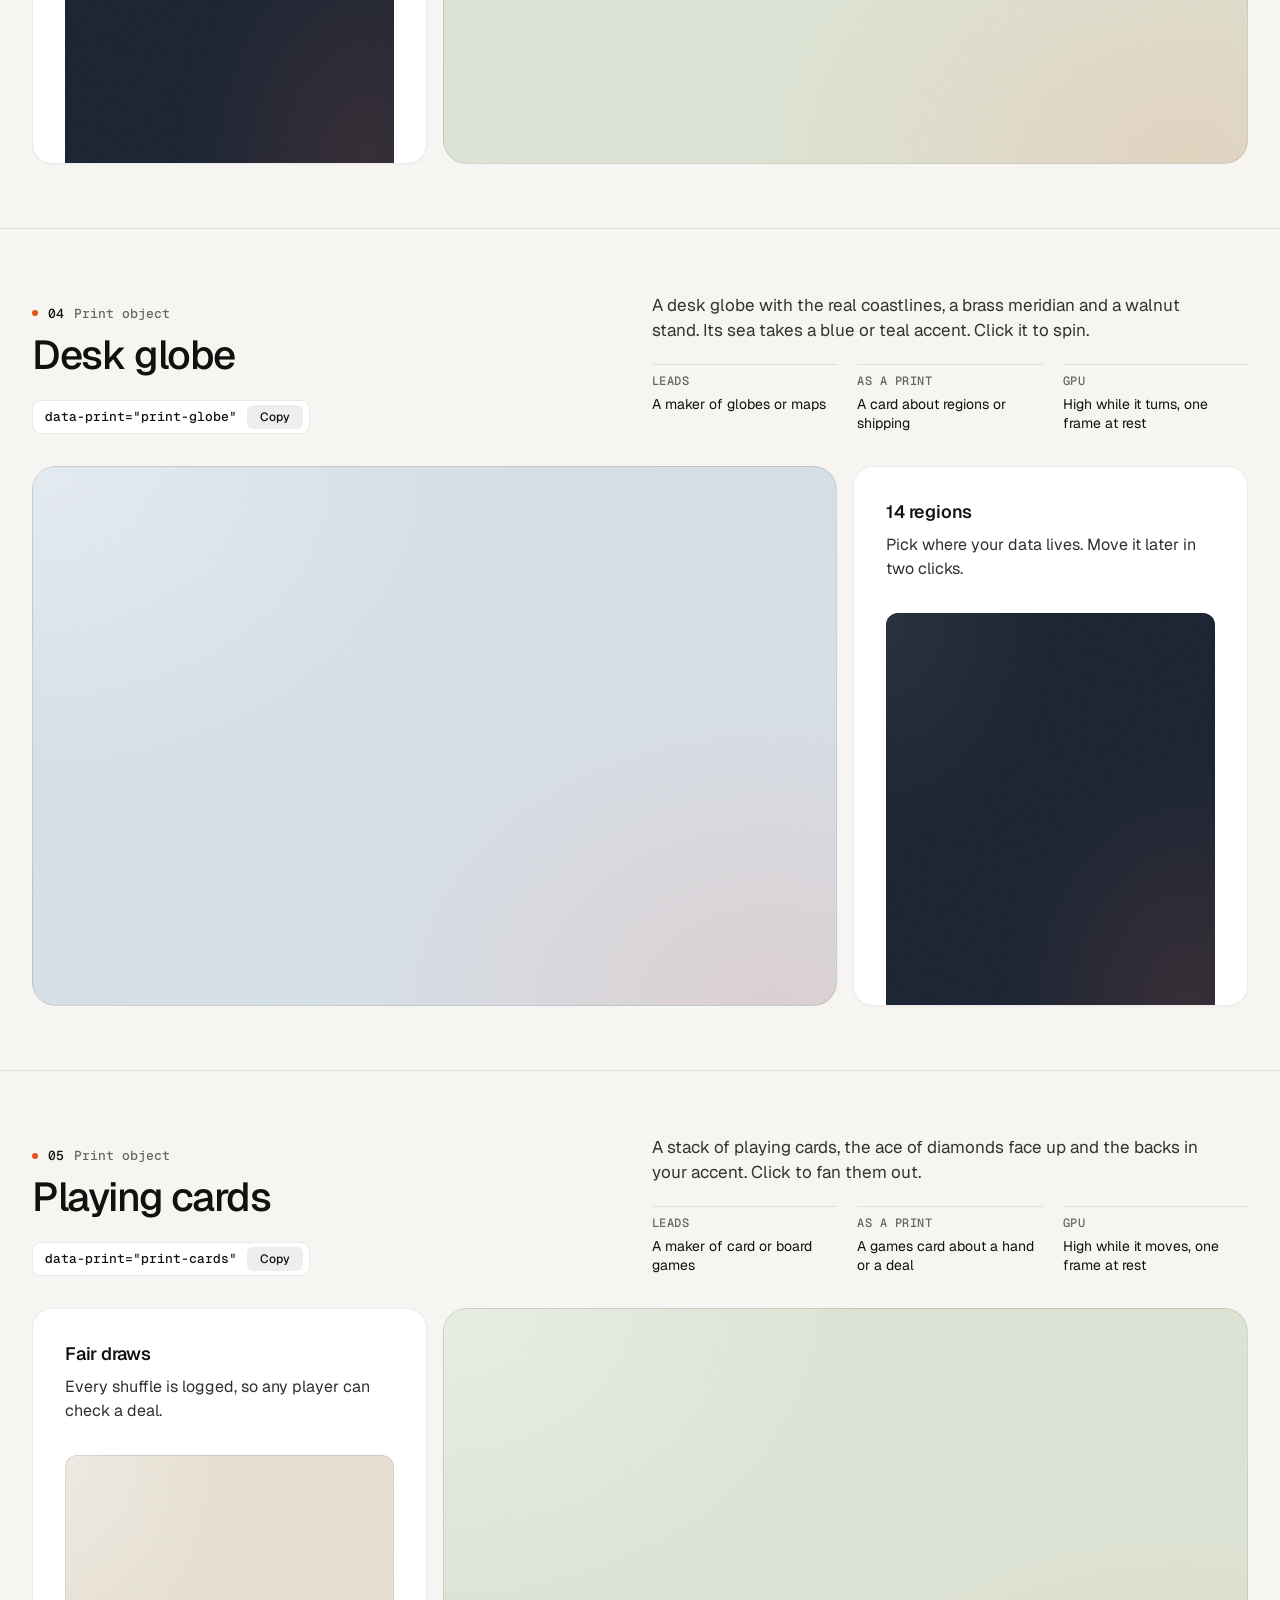
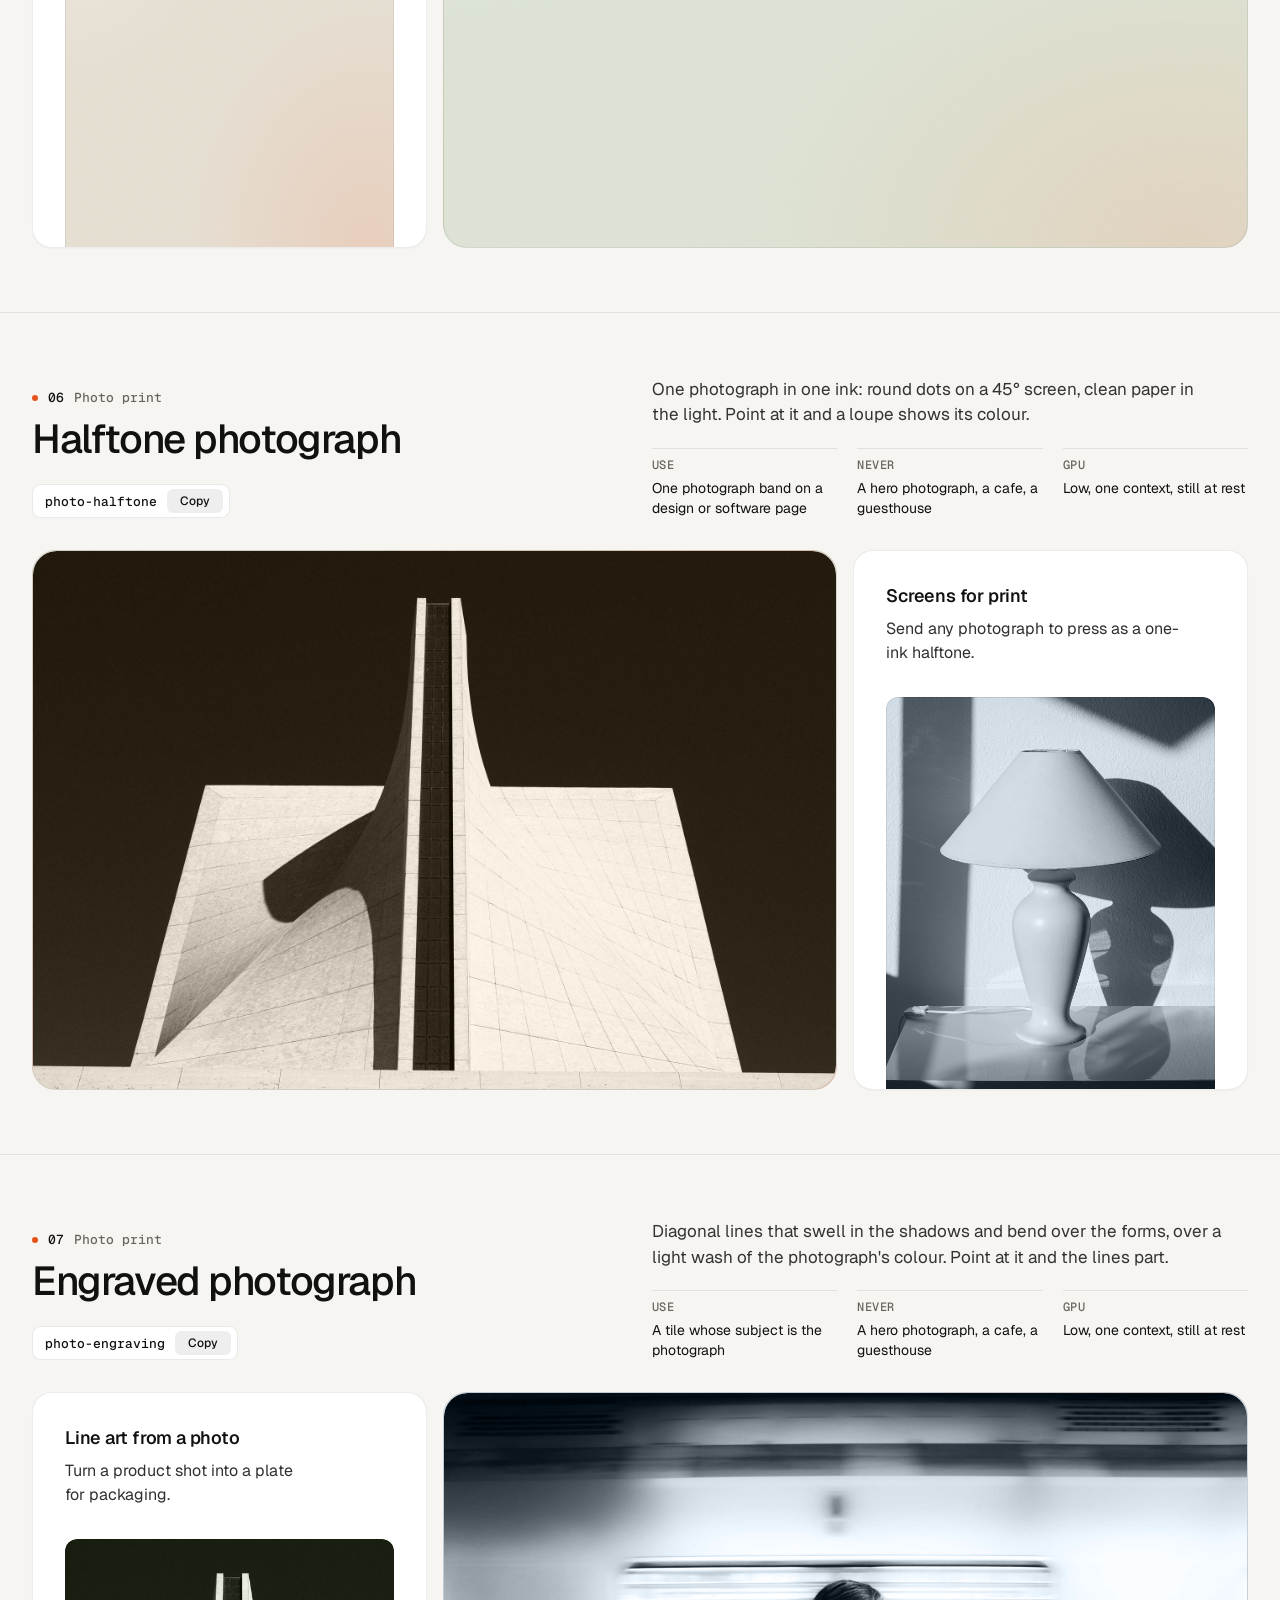
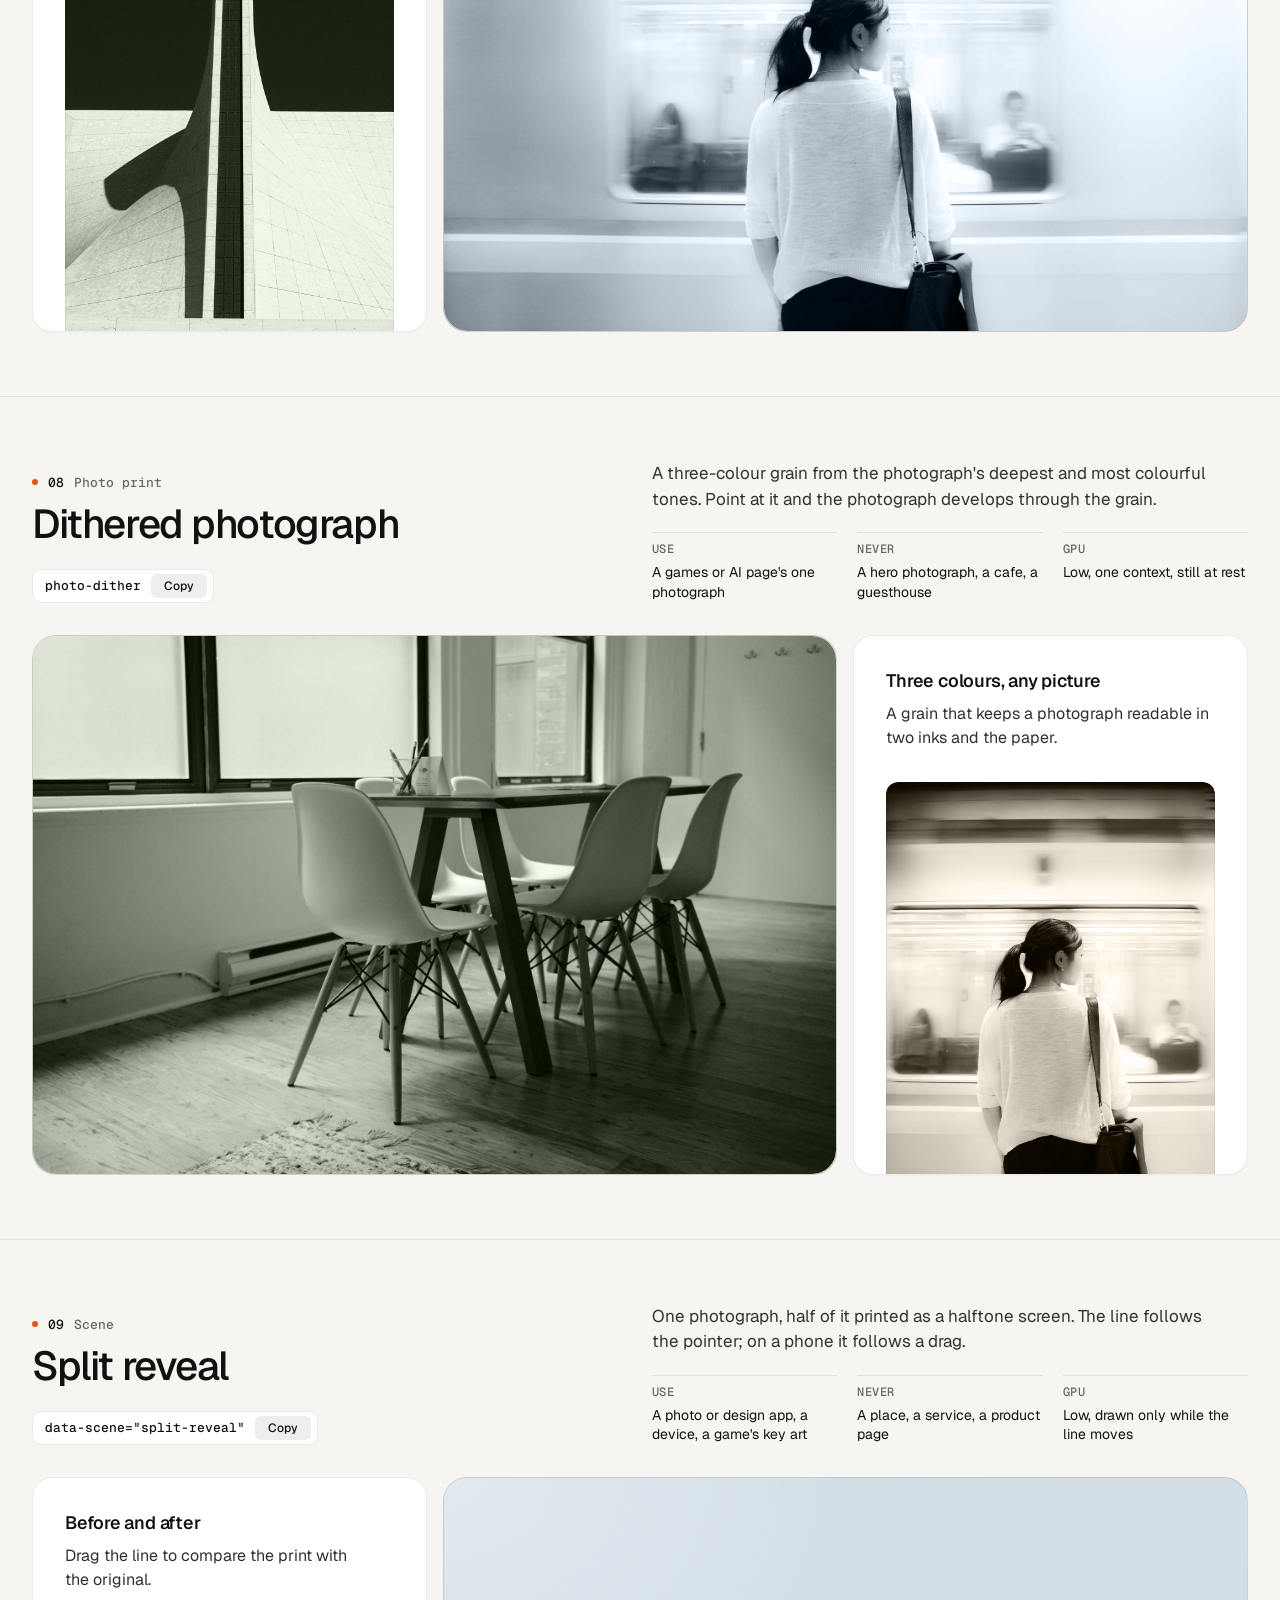
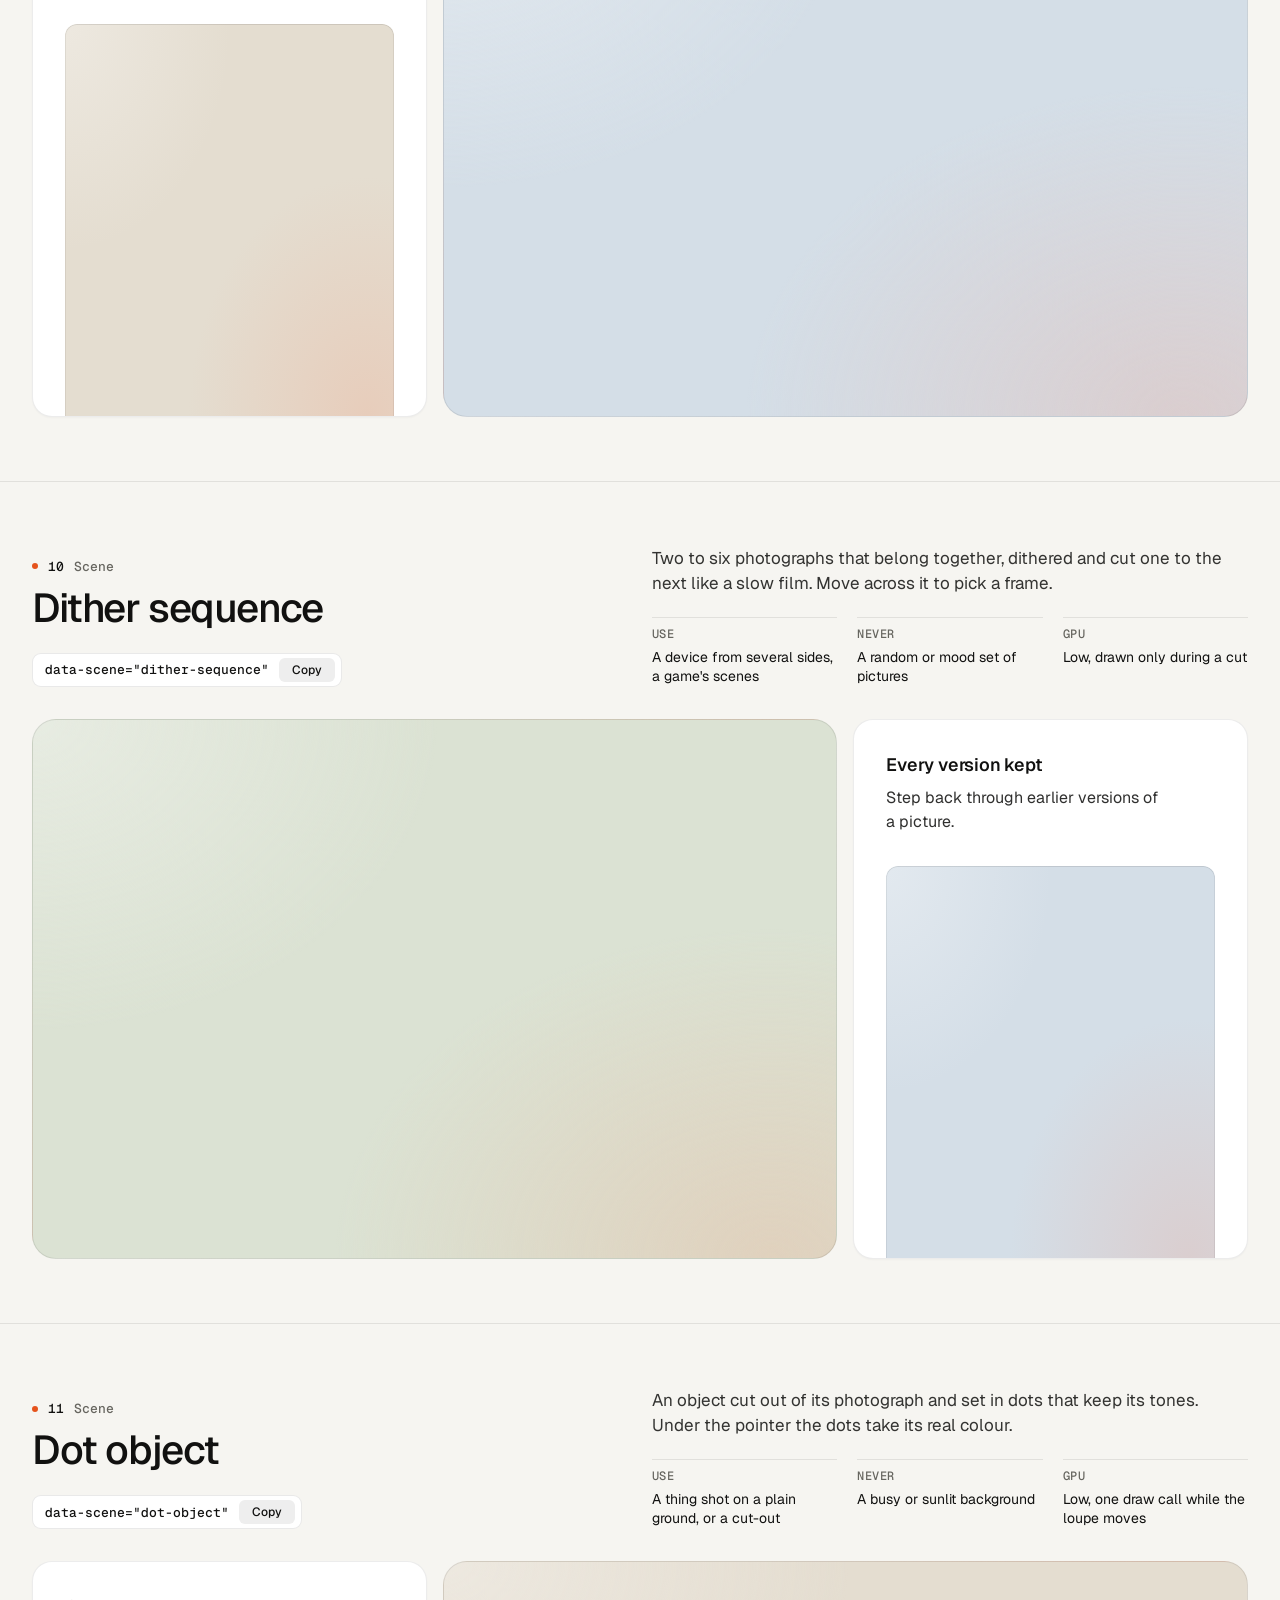
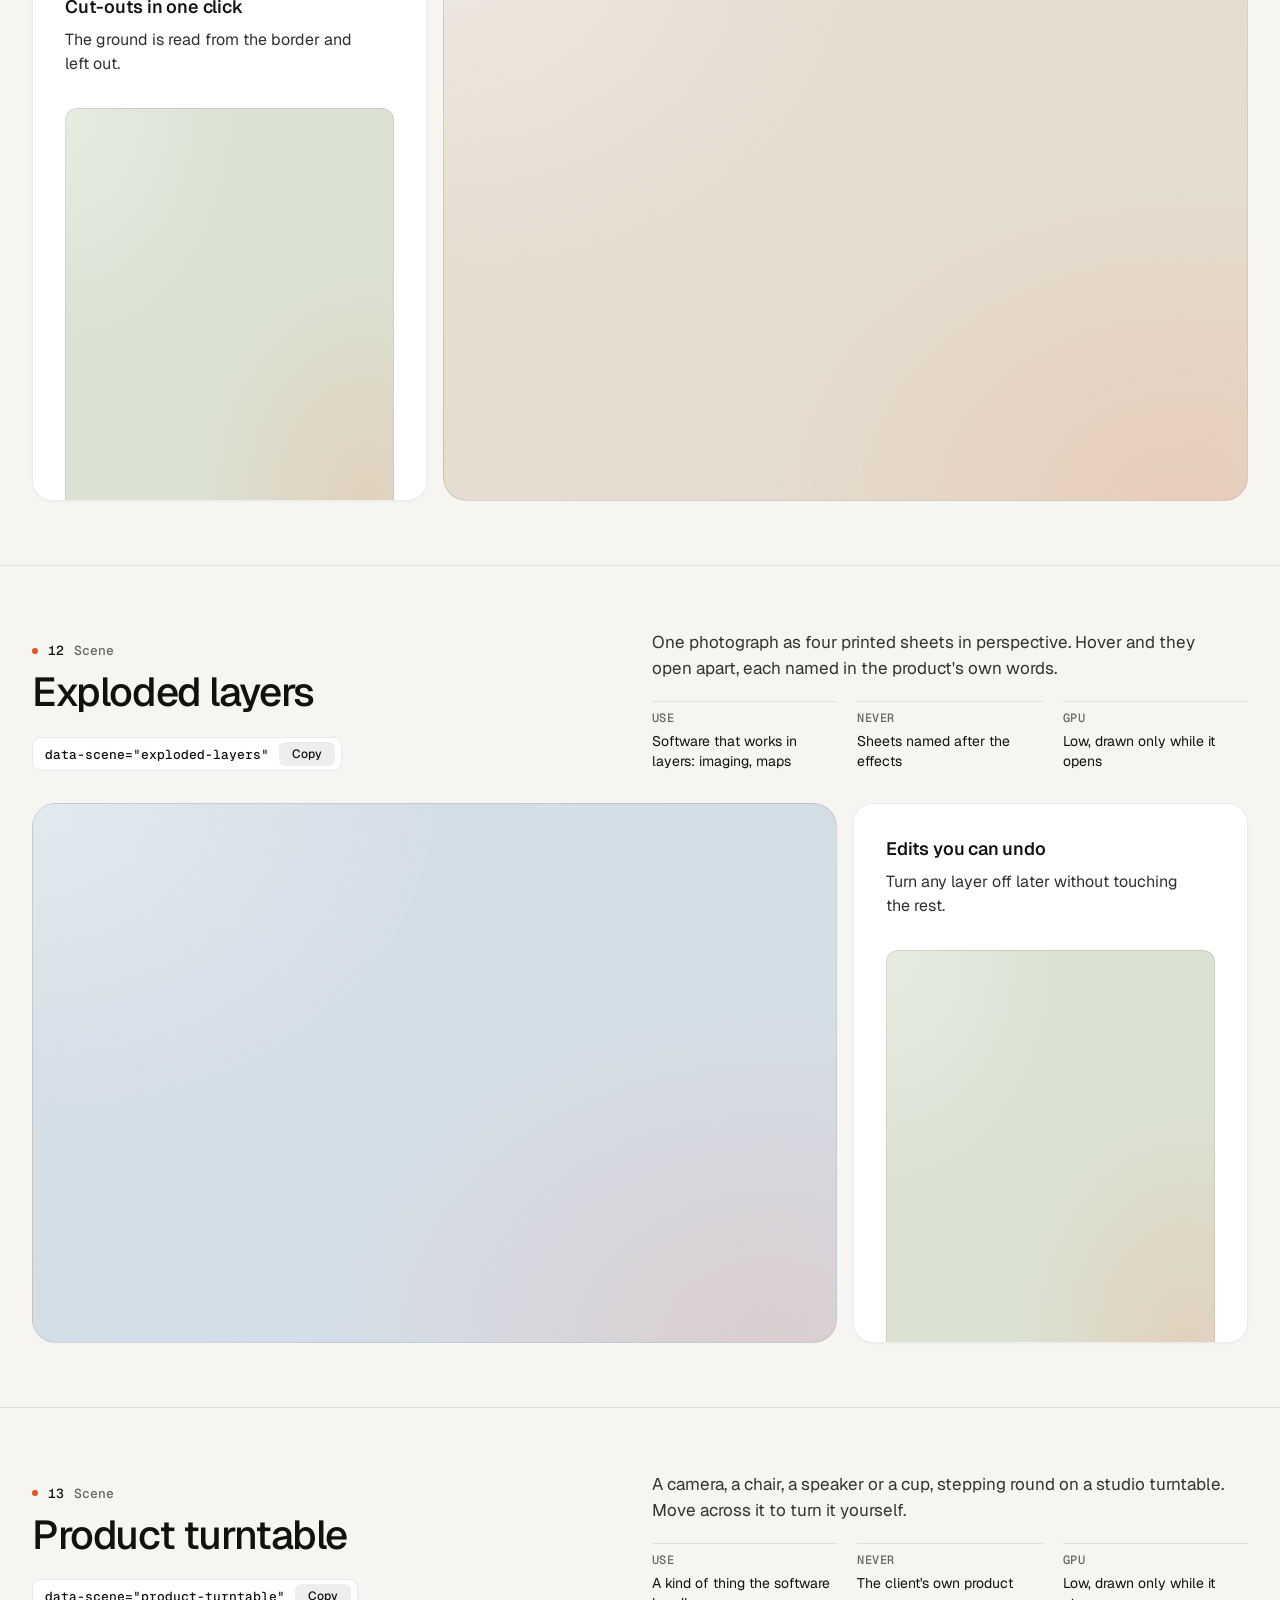
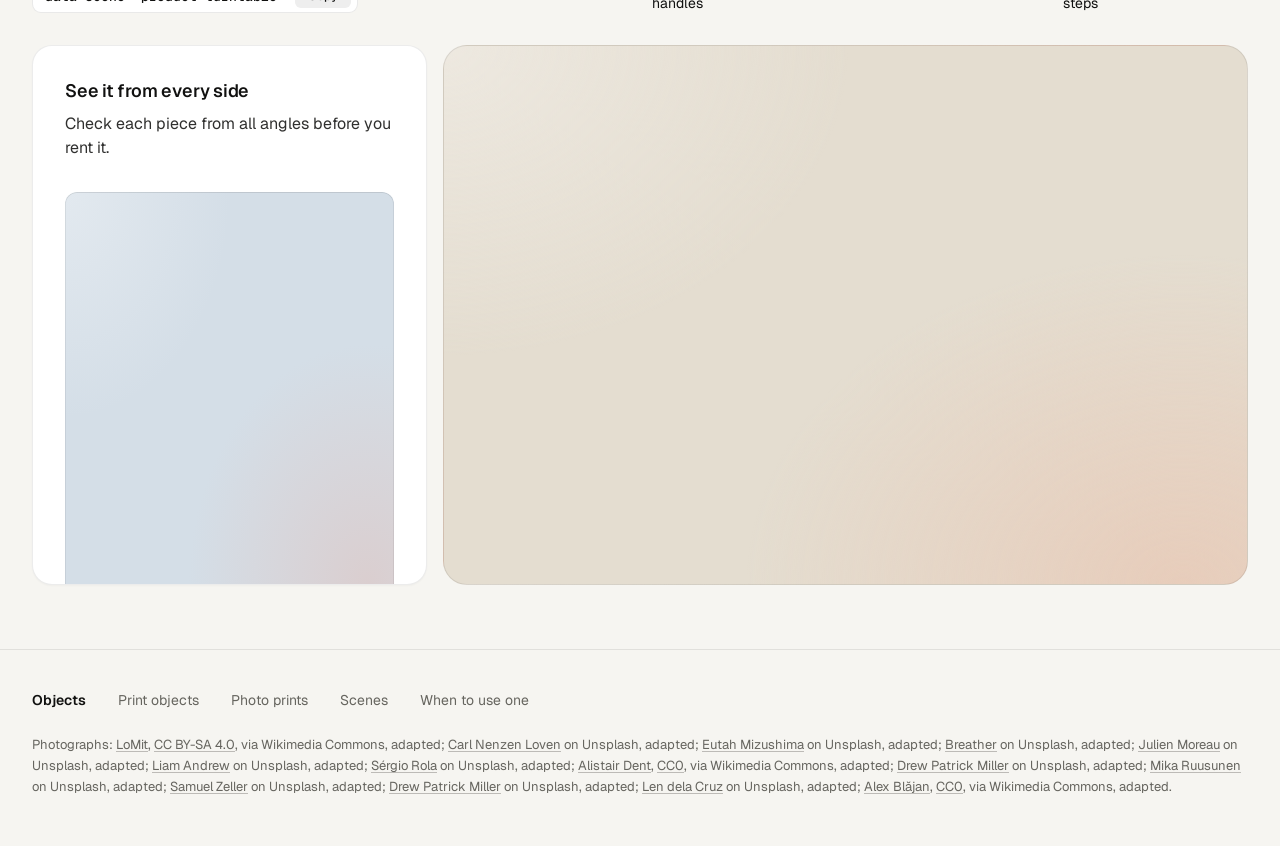
<file: .agents/skills/design-taste-frontend/assets/objects/index.html>
<!doctype html>
<html lang="en" data-palette="paper">
<head>
<script>window.__tpGlMax = 16;   /* a gallery shows many live effects at once; a page of a site keeps the default 4 (fx.js) */</script>
<meta charset="utf-8">
<meta name="viewport" content="width=device-width, initial-scale=1">
<title>Objects</title>
<meta name="description" content="Thirteen objects for one strong moment a page: products drawn in code, photographs printed by a shader, scenes that answer the pointer.">
<link rel="icon" href="data:,">
<link rel="preconnect" href="https://fonts.googleapis.com">
<link rel="preconnect" href="https://fonts.gstatic.com" crossorigin>
<link href="https://fonts.googleapis.com/css2?family=Geist:wght@300..700&family=Geist+Mono:wght@400;500&display=swap" rel="stylesheet">
<link rel="stylesheet" href="../ui/base.css">
<link rel="stylesheet" href="../ui/cards.css">
<style>
  /* palettes: page tokens, four grounds (--g1 sand, --g2 sky, --g3 sage, --g4 deep) and the globe's sea */
  :root {
    --font-text: "Geist", system-ui, sans-serif; --font-mono: "Geist Mono", ui-monospace, monospace;
    --ease: cubic-bezier(.2, .7, .2, 1);
    --gutter: 32px; --max: 1312px;
  }
  [data-palette="paper"] { --bg: #f6f5f1; --card: #ffffff; --surface: #ffffff; --ink: #111110; --muted: #66655f; --accent: #e5531c; --accent-ink: #ffffff;
    --g1: #e4ddd0; --g2: #d4dee7; --g3: #dbe2d3; --g4: #1a2230; --sea: #2f6aa8; --line: rgb(17 17 16 / 0.09); }
  [data-palette="stone"] { --bg: #e6e5e1; --card: #f3f2ef; --surface: #f3f2ef; --ink: #1a1b1d; --muted: #5d5e62; --accent: #2456d6; --accent-ink: #ffffff;
    --g1: #d6d5d0; --g2: #c9d4df; --g3: #dad3c6; --g4: #1d2633; --sea: #2456d6; --line: rgb(26 27 29 / 0.1); }
  [data-palette="graphite"] { --bg: #0b0b0c; --card: #141416; --surface: #141416; --ink: #f2f2ef; --muted: #96979c; --accent: #ff7a3c; --accent-ink: #120c08;
    --g1: #1e1d1b; --g2: #17202a; --g3: #1b201b; --g4: #23262c; --sea: #4f9be0; --line: rgb(242 242 239 / 0.09); }
  [data-palette="night"] { --bg: #070b14; --card: #0e1420; --surface: #0e1420; --ink: #e9edf3; --muted: #8b94a4; --accent: #5ab9fc; --accent-ink: #07101a;
    --g1: #121a29; --g2: #0f2231; --g3: #16202b; --g4: #1b2536; --sea: #5ab9fc; --line: rgb(233 237 243 / 0.09); }

  * { box-sizing: border-box; }
  html { scroll-padding-top: 64px; }
  html, body { margin: 0; }
  body { font-family: var(--font-text); background: var(--bg); color: var(--ink); -webkit-font-smoothing: antialiased; font-size: 16px; line-height: 1.5;
    transition: background-color 320ms var(--ease), color 320ms var(--ease); }
  a { color: inherit; }
  .wrap { max-width: var(--max); margin: 0 auto; padding: 0 var(--gutter); }

  /* ------------------------------------------------ the bar */
  .bar { position: sticky; top: 0; z-index: 30; background: color-mix(in oklab, var(--bg) 84%, transparent); backdrop-filter: blur(16px) saturate(1.2); border-bottom: 1px solid var(--line); }
  .bar__in { height: 64px; display: flex; align-items: center; gap: 32px; }
  .brand { display: inline-flex; align-items: center; gap: 10px; font-weight: 600; font-size: 15px; letter-spacing: -0.01em; text-decoration: none; }
  .brand svg { width: 22px; height: 22px; }
  .brand svg .a { fill: var(--accent); transition: transform 420ms var(--ease); transform-origin: 11px 11px; }
  .brand:hover svg .a { transform: rotate(90deg); }
  .nav { display: flex; gap: 24px; font-size: 14px; }
  .nav a { position: relative; text-decoration: none; color: var(--muted); transition: color 180ms ease; padding: 6px 0; }
  .nav a::after { content: ""; position: absolute; left: 0; right: 0; bottom: 0; height: 1px; background: currentColor; transform: scaleX(0); transform-origin: left; transition: transform 260ms var(--ease); }
  .nav a:hover { color: var(--ink); }
  .nav a:hover::after { transform: scaleX(1); }
  .sp { flex: 1; }
  .swatches { display: flex; align-items: center; gap: 6px; padding: 4px; border-radius: 999px; border: 1px solid var(--line); background: var(--card); }
  .sw { position: relative; width: 26px; height: 26px; border-radius: 50%; border: 0; padding: 0; cursor: pointer; background: linear-gradient(135deg, var(--s-bg) 0 50%, var(--s-ac) 50% 100%);
    box-shadow: inset 0 0 0 1px rgb(0 0 0 / 0.12); transition: transform 200ms var(--ease); }
  .sw::after { content: ""; position: absolute; inset: -3px; border-radius: 50%; box-shadow: 0 0 0 1.5px var(--ink); opacity: 0; transform: scale(0.8); transition: opacity 200ms ease, transform 260ms var(--ease); }
  .sw:hover { transform: scale(1.08); }
  .sw:active { transform: scale(0.94); }
  .sw[aria-pressed="true"]::after { opacity: 1; transform: scale(1); }
  .sw:focus-visible { outline: 2px solid var(--ink); outline-offset: 3px; }
  .sw-label { font-size: 13px; color: var(--muted); min-width: 60px; text-align: right; }

  /* ------------------------------------------------ grounds: a soft lit mesh of the ground's own tone, a fine grain */
  .gr, .card > .panel.gr { --calm-k: 0%; background-color: var(--pg);
    background-image:
      radial-gradient(80% 90% at 92% 100%, color-mix(in oklab, var(--accent) 13%, var(--pg)), transparent 68%),
      radial-gradient(70% 80% at 0% 0%, color-mix(in oklab, var(--lift, #ffffff) var(--lift-k, 34%), var(--pg)), transparent 72%); }
  .gr.dk, [data-palette="graphite"] .gr, [data-palette="night"] .gr { --lift: #ffffff; --lift-k: 6%; }
  .grain { position: absolute; inset: 0; z-index: 0; pointer-events: none; opacity: .32; mix-blend-mode: soft-light; border-radius: inherit;
    background-image: url("data:image/svg+xml;utf8,<svg xmlns='http://www.w3.org/2000/svg' width='160' height='160'><filter id='n'><feTurbulence type='fractalNoise' baseFrequency='.85' numOctaves='2' stitchTiles='stitch'/><feColorMatrix values='0 0 0 0 .5  0 0 0 0 .5  0 0 0 0 .5  0 0 0 .9 0'/></filter><rect width='100%' height='100%' filter='url(%23n)'/></svg>"); }
  .slot { position: absolute; inset: 0; z-index: 1; border-radius: inherit; }
  .slot > .host { position: absolute; inset: 0; border-radius: inherit; overflow: hidden; }

  /* ------------------------------------------------ hero */
  .hero { min-height: calc(100svh - 64px); display: grid; align-items: center; padding: 56px 0; }
  .hero__grid { display: grid; grid-template-columns: repeat(12, minmax(0, 1fr)); gap: 24px; align-items: center; }
  .hero__copy { grid-column: 1 / span 5; }
  .hero h1 { margin: 0; font-size: clamp(44px, 3.4vw + 12px, 72px); line-height: 1.02; letter-spacing: -0.045em; font-weight: 520; text-wrap: balance; }
  .hero__lede { margin: 24px 0 0; font-size: 19px; line-height: 1.5; color: var(--muted); max-width: 40ch; text-wrap: pretty; }
  .index { margin: 40px 0 0; padding: 0; list-style: none; border-top: 1px solid var(--line); max-width: 460px; }
  .index a { display: grid; grid-template-columns: 1fr auto 20px; align-items: center; gap: 16px; padding: 14px 0; border-bottom: 1px solid var(--line); text-decoration: none; font-size: 16px; font-weight: 500; }
  .index a span { font: 500 13px/1 var(--font-mono); color: var(--muted); }
  .index a svg { width: 16px; height: 16px; transition: transform 260ms var(--ease); }
  .index a:hover svg { transform: translateX(4px); }
  .hero__pics { grid-column: 7 / span 6; display: grid; grid-template-columns: 1fr 1fr; gap: 16px; height: min(70svh, 660px); min-height: 440px; }
  .pic { position: relative; overflow: clip; border-radius: 20px; border: 1px solid var(--line); isolation: isolate; }
  .pic img { position: absolute; inset: 0; width: 100%; height: 100%; object-fit: cover; object-position: 50% 42%; display: block; }
  .pic--down { margin-top: 48px; }

  /* ------------------------------------------------ an object, one screen */
  .obj { min-height: calc(100svh - 64px); display: grid; align-content: center; padding: 64px 0; border-top: 1px solid var(--line); }
  .obj__head { display: grid; grid-template-columns: repeat(12, minmax(0, 1fr)); gap: 24px; align-items: end; margin-bottom: 32px; }
  .obj__title { grid-column: 1 / span 5; }
  .obj__n { margin: 0 0 14px; font: 500 13px/1 var(--font-mono); color: var(--muted); display: flex; gap: 10px; align-items: center; }
  .obj__n b { color: var(--ink); font-weight: 500; }
  .obj__n i { width: 6px; height: 6px; border-radius: 50%; background: var(--accent); display: inline-block; }
  .obj h2 { margin: 0; font-size: clamp(34px, 1.9vw + 16px, 52px); line-height: 1.04; letter-spacing: -0.035em; font-weight: 520; text-wrap: balance; }
  .obj__about { grid-column: 7 / span 6; }
  .obj__line { margin: 0; font-size: 17px; line-height: 1.5; color: color-mix(in oklab, var(--ink) 82%, var(--bg)); max-width: 52ch; text-wrap: pretty; }
  .facts { display: grid; grid-template-columns: repeat(3, minmax(0, 1fr)); gap: 20px; margin: 20px 0 0; }
  .facts div { border-top: 1px solid var(--line); padding-top: 10px; }
  .facts dt { font: 500 12px/1 var(--font-mono); color: var(--muted); text-transform: uppercase; letter-spacing: .04em; }
  .facts dd { margin: 8px 0 0; font-size: 14px; line-height: 1.4; }
  .copy { margin-top: 24px; display: inline-flex; align-items: center; gap: 10px; height: 34px; padding: 0 6px 0 12px; border-radius: 9px; border: 1px solid var(--line);
    background: var(--card); color: var(--ink); font: 500 13px/1 var(--font-mono); cursor: pointer; transition: border-color 180ms ease, transform 160ms var(--ease); }
  .copy:hover { border-color: color-mix(in oklab, var(--ink) 24%, transparent); }
  .copy:active { transform: scale(0.97); }
  .copy:focus-visible { outline: 2px solid var(--ink); outline-offset: 2px; }
  .copy em { font-style: normal; display: inline-grid; place-items: center; height: 24px; padding: 0 8px; border-radius: 6px; background: color-mix(in oklab, var(--ink) 7%, transparent); font-family: var(--font-text); font-size: 12px; overflow: hidden; }
  .copy em span { grid-area: 1 / 1; transition: transform 260ms var(--ease), opacity 200ms ease; }
  .copy em span + span { transform: translateY(110%); opacity: 0; }
  .copy.done em span:first-child { transform: translateY(-110%); opacity: 0; }
  .copy.done em span + span { transform: none; opacity: 1; }

  .duo { display: grid; grid-template-columns: repeat(12, minmax(0, 1fr)); gap: 16px; height: clamp(400px, calc(100svh - 360px), 600px); }
  .big { grid-column: 1 / span 8; position: relative; overflow: clip; isolation: isolate; border-radius: 24px; border: 1px solid var(--line); }
  .duo .card { grid-column: 9 / span 4; }
  .obj:nth-of-type(even) .big { grid-column: 5 / span 8; grid-row: 1; }
  .obj:nth-of-type(even) .duo .card { grid-column: 1 / span 4; grid-row: 1; }
  .duo .card > .panel { flex: 1 1 auto; min-height: 0; }

  /* ------------------------------------------------ footer */
  .foot { border-top: 1px solid var(--line); padding: 40px 0 48px; font-size: 14px; color: var(--muted); }
  .foot__row { display: flex; flex-wrap: wrap; gap: 12px 32px; align-items: baseline; }
  .foot__row b { color: var(--ink); font-weight: 600; }
  .foot__row a { text-decoration: none; }
  .foot__row a:hover { color: var(--ink); }
  .credits { margin: 24px 0 0; font-size: 13px; line-height: 1.6; color: var(--muted); }
  .credits a { text-decoration: underline; text-decoration-color: color-mix(in oklab, currentColor 40%, transparent); text-underline-offset: 2px; }

  @media (max-width: 1023px) {
    .hero__copy, .hero__pics { grid-column: 1 / -1; }
    .hero__pics { height: auto; min-height: 0; }
    .pic { aspect-ratio: 3 / 4; }
    .obj__title, .obj__about { grid-column: 1 / -1; }
    .duo { height: auto; grid-template-columns: minmax(0, 1fr); }
    .big, .duo .card, .obj:nth-of-type(even) .big, .obj:nth-of-type(even) .duo .card { grid-column: 1 / -1; grid-row: auto; }
    .big { aspect-ratio: 4 / 3; }
    .duo .card > .panel { flex: none; height: 320px; }
  }
  @media (max-width: 760px) {
    :root { --gutter: 16px; }
    .nav, .sw-label { display: none; }
    .hero { padding: 32px 0 40px; }
    .hero__lede { font-size: 17px; }
    .hero__pics { gap: 10px; }
    .pic { border-radius: 16px; }
    .pic--down { margin-top: 28px; }
    .obj { padding: 72px 0; min-height: 0; }
    .obj .wrap { display: flex; flex-direction: column; }
    .obj__head, .obj__about { display: contents; }
    .obj__title { order: 1; margin-bottom: 16px; }
    .obj__line { order: 2; margin-bottom: 28px; }
    .duo { order: 3; }
    .facts { order: 4; margin-top: 28px; }
    .copy, .index { display: none; }
    .facts { grid-template-columns: minmax(0, 1fr); gap: 0; }
    .facts div { display: grid; grid-template-columns: 96px 1fr; gap: 12px; padding: 10px 0; }
    .facts dd { margin: 0; }
    .big { aspect-ratio: 4 / 5; border-radius: 18px; }
    .duo .card > .panel { height: 300px; }
  }
  @media (prefers-reduced-motion: reduce) { *, *::before, *::after { transition-duration: 0ms !important; } }
</style>
</head>
<body>
<header class="bar">
  <div class="wrap bar__in">
    <a class="brand" href="#top" aria-label="Objects, back to the top">
      <svg viewBox="0 0 22 22" aria-hidden="true"><rect x="1" y="1" width="20" height="20" rx="6" fill="currentColor"/><rect class="a" x="7" y="7" width="8" height="8" rx="2"/></svg>
      Objects
    </a>
    <nav class="nav" aria-label="Families">
      <a href="#print-cup">Print objects</a>
      <a href="#photo-halftone">Photo prints</a>
      <a href="#split-reveal">Scenes</a>
    </nav>
    <span class="sp"></span>
    <span class="sw-label" id="sw-label">Paper</span>
    <div class="swatches" role="group" aria-label="Palette">
      <button type="button" class="sw" data-pal="paper" aria-label="Paper" aria-pressed="true" style="--s-bg:#f6f5f1;--s-ac:#e5531c"></button>
      <button type="button" class="sw" data-pal="stone" aria-label="Stone" aria-pressed="false" style="--s-bg:#e6e5e1;--s-ac:#2456d6"></button>
      <button type="button" class="sw" data-pal="graphite" aria-label="Graphite" aria-pressed="false" style="--s-bg:#141416;--s-ac:#ff7a3c"></button>
      <button type="button" class="sw" data-pal="night" aria-label="Night" aria-pressed="false" style="--s-bg:#0e1420;--s-ac:#5ab9fc"></button>
    </div>
  </div>
</header>

<main id="top">
  <section class="hero">
    <div class="wrap hero__grid">
      <div class="hero__copy">
        <h1>Objects for one strong moment a page.</h1>
        <p class="hero__lede">Products drawn in code, photographs printed by a shader, and scenes that answer the pointer. A photograph leads where there is one. An object leads where there is none.</p>
        <ul class="index">
          <li><a href="#print-cup">Print objects <span>05</span><svg viewBox="0 0 16 16" fill="none" stroke="currentColor" stroke-width="1.5" aria-hidden="true"><path d="M3 8h10M9 4l4 4-4 4"/></svg></a></li>
          <li><a href="#photo-halftone">Photo prints <span>03</span><svg viewBox="0 0 16 16" fill="none" stroke="currentColor" stroke-width="1.5" aria-hidden="true"><path d="M3 8h10M9 4l4 4-4 4"/></svg></a></li>
          <li><a href="#split-reveal">Scenes <span>05</span><svg viewBox="0 0 16 16" fill="none" stroke="currentColor" stroke-width="1.5" aria-hidden="true"><path d="M3 8h10M9 4l4 4-4 4"/></svg></a></li>
        </ul>
      </div>
      <div class="hero__pics">
        <div class="pic"><img src="photo-kit/photos/lamp.jpg" width="1280" height="1757" alt="Cream ceramic table lamp on a glossy side table in low sun" decoding="async"></div>
        <article class="pic pic--down gr" style="--pg: var(--g1)" aria-label="A balanced-arm desk lamp">
          <div class="grain"></div>
          <div class="slot" data-slot='{"kind":"print","id":"print-lamp","place":"card","ground":"g1","params":{"size":1.06,"x":-0.08,"y":-0.2}}'></div>
        </article>
      </div>
    </div>
  </section>

  <!-- ===================================================== print objects -->
  <section class="obj" id="print-cup">
    <div class="wrap">
      <div class="obj__head">
        <div class="obj__title"><p class="obj__n"><i></i><b>01</b> Print object</p><h2>Cup and saucer</h2>
          <button type="button" class="copy" data-copy='<div data-print="print-cup" data-print-place="card"></div>'>data-print="print-cup"<em><span>Copy</span><span>Copied</span></em></button></div>
        <div class="obj__about">
          <p class="obj__line">A porcelain cup of coffee on its saucer, the glaze in your accent. Click it to stir.</p>
          <dl class="facts"><div><dt>Leads</dt><dd>A tableware maker with no photographs</dd></div><div><dt>As a print</dt><dd>A software card about a morning</dd></div><div><dt>GPU</dt><dd>High while it turns, one frame at rest</dd></div></dl>
        </div>
      </div>
      <div class="duo">
        <article class="big gr" style="--pg: var(--g1)"><div class="grain"></div>
          <div class="slot" data-slot='{"kind":"print","id":"print-cup","place":"hero","ground":"g1","params":{"size":0.96,"x":0.16,"y":-0.04}}'></div></article>
        <article class="card"><h3>Morning digest</h3><p>One email at 8:00 with everything that changed overnight.</p>
          <div class="panel gr" style="--pg: var(--g2)"><div class="grain"></div>
            <div class="slot" data-slot='{"kind":"print","id":"print-cup","place":"card","ground":"g2","params":{"effect":"halftone","turn":0}}'></div></div></article>
      </div>
    </div>
  </section>

  <section class="obj" id="print-wheel">
    <div class="wrap">
      <div class="obj__head">
        <div class="obj__title"><p class="obj__n"><i></i><b>02</b> Print object</p><h2>Bicycle wheel</h2>
          <button type="button" class="copy" data-copy='<div data-print="print-wheel" data-print-place="card"></div>'>data-print="print-wheel"<em><span>Copy</span><span>Copied</span></em></button></div>
        <div class="obj__about">
          <p class="obj__line">A road wheel with a tan-wall tyre, an alloy rim and 24 spokes, the hub in your accent. Click it to spin it up.</p>
          <dl class="facts"><div><dt>Leads</dt><dd>A maker of wheels or hubs, never a whole bike</dd></div><div><dt>As a print</dt><dd>A card about speed or a mechanism</dd></div><div><dt>GPU</dt><dd>High while it turns, one frame at rest</dd></div></dl>
        </div>
      </div>
      <div class="duo">
        <article class="big gr" style="--pg: var(--g2)"><div class="grain"></div>
          <div class="slot" data-slot='{"kind":"print","id":"print-wheel","place":"card","ground":"g2","params":{"size":1.34,"x":-0.08,"y":-0.3}}'></div></article>
        <article class="card"><h3>Background sync</h3><p>Runs every five minutes, whether the app is open or not.</p>
          <div class="panel gr" style="--pg: var(--g3)"><div class="grain"></div>
            <div class="slot" data-slot='{"kind":"print","id":"print-wheel","place":"card","ground":"g3","params":{"effect":"halftone","turn":0}}'></div></div></article>
      </div>
    </div>
  </section>

  <section class="obj" id="print-lamp">
    <div class="wrap">
      <div class="obj__head">
        <div class="obj__title"><p class="obj__n"><i></i><b>03</b> Print object</p><h2>Desk lamp</h2>
          <button type="button" class="copy" data-copy='<div data-print="print-lamp" data-print-place="card"></div>'>data-print="print-lamp"<em><span>Copy</span><span>Copied</span></em></button></div>
        <div class="obj__about">
          <p class="obj__line">A balanced-arm desk lamp on chrome springs, the base and shade enamelled in your accent. Click it to switch it on.</p>
          <dl class="facts"><div><dt>Leads</dt><dd>A lighting maker with no photographs</dd></div><div><dt>As a print</dt><dd>A card about focus or working late</dd></div><div><dt>GPU</dt><dd>High while it moves, one frame at rest</dd></div></dl>
        </div>
      </div>
      <div class="duo">
        <article class="big gr" style="--pg: var(--g3)"><div class="grain"></div>
          <div class="slot" data-slot='{"kind":"print","id":"print-lamp","place":"hero","ground":"g3","params":{"size":0.98,"x":0.14,"y":-0.06,"angle":-24}}'></div></article>
        <article class="card"><h3>Focus mode</h3><p>Alerts wait until you switch it off.</p>
          <div class="panel gr dk" style="--pg: var(--g4)"><div class="grain"></div>
            <div class="slot" data-slot='{"kind":"print","id":"print-lamp","place":"card","ground":"g4","params":{"effect":"dither","step":1,"turn":0}}' aria-label="A desk lamp, switched on"></div></div></article>
      </div>
    </div>
  </section>

  <section class="obj" id="print-globe">
    <div class="wrap">
      <div class="obj__head">
        <div class="obj__title"><p class="obj__n"><i></i><b>04</b> Print object</p><h2>Desk globe</h2>
          <button type="button" class="copy" data-copy='<div data-print="print-globe" data-print-place="card" data-print-params=&apos;{"effect":"engrave"}&apos;></div>'>data-print="print-globe"<em><span>Copy</span><span>Copied</span></em></button></div>
        <div class="obj__about">
          <p class="obj__line">A desk globe with the real coastlines, a brass meridian and a walnut stand. Its sea takes a blue or teal accent. Click it to spin.</p>
          <dl class="facts"><div><dt>Leads</dt><dd>A maker of globes or maps</dd></div><div><dt>As a print</dt><dd>A card about regions or shipping</dd></div><div><dt>GPU</dt><dd>High while it turns, one frame at rest</dd></div></dl>
        </div>
      </div>
      <div class="duo">
        <article class="big gr" style="--pg: var(--g2)"><div class="grain"></div>
          <div class="slot" data-slot='{"kind":"print","id":"print-globe","place":"card","ground":"g2","sea":true,"params":{"size":1.3,"x":-0.1,"y":-0.3}}'></div></article>
        <article class="card"><h3>14 regions</h3><p>Pick where your data lives. Move it later in two clicks.</p>
          <div class="panel gr dk" style="--pg: var(--g4)"><div class="grain"></div>
            <div class="slot" data-slot='{"kind":"print","id":"print-globe","place":"card","ground":"g4","sea":true,"params":{"effect":"engrave","turn":0}}'></div></div></article>
      </div>
    </div>
  </section>

  <section class="obj" id="print-cards">
    <div class="wrap">
      <div class="obj__head">
        <div class="obj__title"><p class="obj__n"><i></i><b>05</b> Print object</p><h2>Playing cards</h2>
          <button type="button" class="copy" data-copy='<div data-print="print-cards" data-print-place="card"></div>'>data-print="print-cards"<em><span>Copy</span><span>Copied</span></em></button></div>
        <div class="obj__about">
          <p class="obj__line">A stack of playing cards, the ace of diamonds face up and the backs in your accent. Click to fan them out.</p>
          <dl class="facts"><div><dt>Leads</dt><dd>A maker of card or board games</dd></div><div><dt>As a print</dt><dd>A games card about a hand or a deal</dd></div><div><dt>GPU</dt><dd>High while it moves, one frame at rest</dd></div></dl>
        </div>
      </div>
      <div class="duo">
        <article class="big gr" style="--pg: var(--g3)"><div class="grain"></div>
          <div class="slot" data-slot='{"kind":"print","id":"print-cards","place":"hero","ground":"g3","params":{"size":0.98,"x":0.16,"y":-0.04}}'></div></article>
        <article class="card"><h3>Fair draws</h3><p>Every shuffle is logged, so any player can check a deal.</p>
          <div class="panel gr" style="--pg: var(--g1)"><div class="grain"></div>
            <div class="slot" data-slot='{"kind":"print","id":"print-cards","place":"card","ground":"g1","params":{"effect":"halftone","turn":0}}'></div></div></article>
      </div>
    </div>
  </section>

  <!-- ===================================================== photo prints -->
  <section class="obj" id="photo-halftone">
    <div class="wrap">
      <div class="obj__head">
        <div class="obj__title"><p class="obj__n"><i></i><b>06</b> Photo print</p><h2>Halftone photograph</h2>
          <button type="button" class="copy" data-copy="import print from './assets/objects/photo-halftone/object.js'; print.mount(frame, { palette: fx.readPalette(frame) });">photo-halftone<em><span>Copy</span><span>Copied</span></em></button></div>
        <div class="obj__about">
          <p class="obj__line">One photograph in one ink: round dots on a 45° screen, clean paper in the light. Point at it and a loupe shows its colour.</p>
          <dl class="facts"><div><dt>Use</dt><dd>One photograph band on a design or software page</dd></div><div><dt>Never</dt><dd>A hero photograph, a cafe, a guesthouse</dd></div><div><dt>GPU</dt><dd>Low, one context, still at rest</dd></div></dl>
        </div>
      </div>
      <div class="duo">
        <article class="big gr" style="--pg: var(--g1)">
          <div class="slot" data-slot='{"kind":"photo","id":"photo-halftone","ground":"g1","photo":"concrete"}'></div></article>
        <article class="card"><h3>Screens for print</h3><p>Send any photograph to press as a one-ink halftone.</p>
          <div class="panel gr" style="--pg: var(--g2)">
            <div class="slot" data-slot='{"kind":"photo","id":"photo-halftone","ground":"g2","photo":"lamp","params":{"tint":1}}'></div></div></article>
      </div>
    </div>
  </section>

  <section class="obj" id="photo-engraving">
    <div class="wrap">
      <div class="obj__head">
        <div class="obj__title"><p class="obj__n"><i></i><b>07</b> Photo print</p><h2>Engraved photograph</h2>
          <button type="button" class="copy" data-copy="import print from './assets/objects/photo-engraving/object.js'; print.mount(frame, { palette: fx.readPalette(frame) });">photo-engraving<em><span>Copy</span><span>Copied</span></em></button></div>
        <div class="obj__about">
          <p class="obj__line">Diagonal lines that swell in the shadows and bend over the forms, over a light wash of the photograph's colour. Point at it and the lines part.</p>
          <dl class="facts"><div><dt>Use</dt><dd>A tile whose subject is the photograph</dd></div><div><dt>Never</dt><dd>A hero photograph, a cafe, a guesthouse</dd></div><div><dt>GPU</dt><dd>Low, one context, still at rest</dd></div></dl>
        </div>
      </div>
      <div class="duo">
        <article class="big gr" style="--pg: var(--g2)">
          <div class="slot" data-slot='{"kind":"photo","id":"photo-engraving","ground":"g2","photo":"platform","photoDark":"concrete"}'></div></article>
        <article class="card"><h3>Line art from a photo</h3><p>Turn a product shot into a plate for packaging.</p>
          <div class="panel gr" style="--pg: var(--g3)">
            <div class="slot" data-slot='{"kind":"photo","id":"photo-engraving","ground":"g3","photo":"concrete","photoDark":"room"}'></div></div></article>
      </div>
    </div>
  </section>

  <section class="obj" id="photo-dither">
    <div class="wrap">
      <div class="obj__head">
        <div class="obj__title"><p class="obj__n"><i></i><b>08</b> Photo print</p><h2>Dithered photograph</h2>
          <button type="button" class="copy" data-copy="import print from './assets/objects/photo-dither/object.js'; print.mount(frame, { palette: fx.readPalette(frame) });">photo-dither<em><span>Copy</span><span>Copied</span></em></button></div>
        <div class="obj__about">
          <p class="obj__line">A three-colour grain from the photograph's deepest and most colourful tones. Point at it and the photograph develops through the grain.</p>
          <dl class="facts"><div><dt>Use</dt><dd>A games or AI page's one photograph</dd></div><div><dt>Never</dt><dd>A hero photograph, a cafe, a guesthouse</dd></div><div><dt>GPU</dt><dd>Low, one context, still at rest</dd></div></dl>
        </div>
      </div>
      <div class="duo">
        <article class="big gr" style="--pg: var(--g3)">
          <div class="slot" data-slot='{"kind":"photo","id":"photo-dither","ground":"g3","photo":"room"}'></div></article>
        <article class="card"><h3>Three colours, any picture</h3><p>A grain that keeps a photograph readable in two inks and the paper.</p>
          <div class="panel gr" style="--pg: var(--g1)">
            <div class="slot" data-slot='{"kind":"photo","id":"photo-dither","ground":"g1","photo":"platform"}'></div></div></article>
      </div>
    </div>
  </section>

  <!-- ===================================================== scenes -->
  <section class="obj" id="split-reveal">
    <div class="wrap">
      <div class="obj__head">
        <div class="obj__title"><p class="obj__n"><i></i><b>09</b> Scene</p><h2>Split reveal</h2>
          <button type="button" class="copy" data-copy='<div data-scene="split-reveal" data-scene-src="assets/img/photo.jpg"></div>'>data-scene="split-reveal"<em><span>Copy</span><span>Copied</span></em></button></div>
        <div class="obj__about">
          <p class="obj__line">One photograph, half of it printed as a halftone screen. The line follows the pointer; on a phone it follows a drag.</p>
          <dl class="facts"><div><dt>Use</dt><dd>A photo or design app, a device, a game's key art</dd></div><div><dt>Never</dt><dd>A place, a service, a product page</dd></div><div><dt>GPU</dt><dd>Low, drawn only while the line moves</dd></div></dl>
        </div>
      </div>
      <div class="duo">
        <article class="big gr" style="--pg: var(--g2)">
          <div class="slot" data-slot='{"kind":"scene","id":"split-reveal","ground":"g2","src":"default"}'></div></article>
        <article class="card"><h3>Before and after</h3><p>Drag the line to compare the print with the original.</p>
          <div class="panel gr" style="--pg: var(--g1)">
            <div class="slot" data-slot='{"kind":"scene","id":"split-reveal","ground":"g1","src":"roof","params":{"side":"right","split":0.42}}'></div></div></article>
      </div>
    </div>
  </section>

  <section class="obj" id="dither-sequence">
    <div class="wrap">
      <div class="obj__head">
        <div class="obj__title"><p class="obj__n"><i></i><b>10</b> Scene</p><h2>Dither sequence</h2>
          <button type="button" class="copy" data-copy='<div data-scene="dither-sequence" data-scene-src=&apos;[{"src":"a.jpg"},{"src":"b.jpg"}]&apos;></div>'>data-scene="dither-sequence"<em><span>Copy</span><span>Copied</span></em></button></div>
        <div class="obj__about">
          <p class="obj__line">Two to six photographs that belong together, dithered and cut one to the next like a slow film. Move across it to pick a frame.</p>
          <dl class="facts"><div><dt>Use</dt><dd>A device from several sides, a game's scenes</dd></div><div><dt>Never</dt><dd>A random or mood set of pictures</dd></div><div><dt>GPU</dt><dd>Low, drawn only during a cut</dd></div></dl>
        </div>
      </div>
      <div class="duo">
        <article class="big gr" style="--pg: var(--g3)">
          <div class="slot" data-slot='{"kind":"scene","id":"dither-sequence","ground":"g3","src":"default"}'></div></article>
        <article class="card"><h3>Every version kept</h3><p>Step back through earlier versions of a picture.</p>
          <div class="panel gr" style="--pg: var(--g2)">
            <div class="slot" data-slot='{"kind":"scene","id":"dither-sequence","ground":"g2","src":"spirals","params":{"fit":"contain","autoplay":0}}'></div></div></article>
      </div>
    </div>
  </section>

  <section class="obj" id="dot-object">
    <div class="wrap">
      <div class="obj__head">
        <div class="obj__title"><p class="obj__n"><i></i><b>11</b> Scene</p><h2>Dot object</h2>
          <button type="button" class="copy" data-copy='<div data-scene="dot-object" data-scene-src="assets/img/object-on-white.jpg"></div>'>data-scene="dot-object"<em><span>Copy</span><span>Copied</span></em></button></div>
        <div class="obj__about">
          <p class="obj__line">An object cut out of its photograph and set in dots that keep its tones. Under the pointer the dots take its real colour.</p>
          <dl class="facts"><div><dt>Use</dt><dd>A thing shot on a plain ground, or a cut-out</dd></div><div><dt>Never</dt><dd>A busy or sunlit background</dd></div><div><dt>GPU</dt><dd>Low, one draw call while the loupe moves</dd></div></dl>
        </div>
      </div>
      <div class="duo">
        <article class="big gr" style="--pg: var(--g1)">
          <div class="slot" data-slot='{"kind":"scene","id":"dot-object","ground":"g1","src":"default"}'></div></article>
        <article class="card"><h3>Cut-outs in one click</h3><p>The ground is read from the border and left out.</p>
          <div class="panel gr" style="--pg: var(--g3)">
            <div class="slot" data-slot='{"kind":"scene","id":"dot-object","ground":"g3","src":"dahlia"}'></div></div></article>
      </div>
    </div>
  </section>

  <section class="obj" id="exploded-layers">
    <div class="wrap">
      <div class="obj__head">
        <div class="obj__title"><p class="obj__n"><i></i><b>12</b> Scene</p><h2>Exploded layers</h2>
          <button type="button" class="copy" data-copy='<div data-scene="exploded-layers" data-scene-src="assets/img/photo.jpg" data-scene-params=&apos;{"names":["Photo","Colour","Light","Depth"]}&apos;></div>'>data-scene="exploded-layers"<em><span>Copy</span><span>Copied</span></em></button></div>
        <div class="obj__about">
          <p class="obj__line">One photograph as four printed sheets in perspective. Hover and they open apart, each named in the product's own words.</p>
          <dl class="facts"><div><dt>Use</dt><dd>Software that works in layers: imaging, maps</dd></div><div><dt>Never</dt><dd>Sheets named after the effects</dd></div><div><dt>GPU</dt><dd>Low, drawn only while it opens</dd></div></dl>
        </div>
      </div>
      <div class="duo">
        <article class="big gr" style="--pg: var(--g2)">
          <div class="slot" data-slot='{"kind":"scene","id":"exploded-layers","ground":"g2","src":"default","params":{"names":["Photo","Colour","Light","Depth"]}}'></div></article>
        <article class="card"><h3>Edits you can undo</h3><p>Turn any layer off later without touching the rest.</p>
          <div class="panel gr" style="--pg: var(--g3)">
            <div class="slot" data-slot='{"kind":"scene","id":"exploded-layers","ground":"g3","src":"lattice"}'></div></div></article>
      </div>
    </div>
  </section>

  <section class="obj" id="product-turntable">
    <div class="wrap">
      <div class="obj__head">
        <div class="obj__title"><p class="obj__n"><i></i><b>13</b> Scene</p><h2>Product turntable</h2>
          <button type="button" class="copy" data-copy='<div data-scene="product-turntable" data-scene-params=&apos;{"form":"chair"}&apos;></div>'>data-scene="product-turntable"<em><span>Copy</span><span>Copied</span></em></button></div>
        <div class="obj__about">
          <p class="obj__line">A camera, a chair, a speaker or a cup, stepping round on a studio turntable. Move across it to turn it yourself.</p>
          <dl class="facts"><div><dt>Use</dt><dd>A kind of thing the software handles</dd></div><div><dt>Never</dt><dd>The client's own product</dd></div><div><dt>GPU</dt><dd>Low, drawn only while it steps</dd></div></dl>
        </div>
      </div>
      <div class="duo">
        <article class="big gr" style="--pg: var(--g1)">
          <div class="slot" data-slot='{"kind":"scene","id":"product-turntable","ground":"g1","params":{"form":"camera"}}' aria-label="A camera on a turntable"></div></article>
        <article class="card"><h3>See it from every side</h3><p>Check each piece from all angles before you rent it.</p>
          <div class="panel gr" style="--pg: var(--g2)">
            <div class="slot" data-slot='{"kind":"scene","id":"product-turntable","ground":"g2","params":{"form":"chair","start":-40,"autoplay":0}}' aria-label="A side chair"></div></div></article>
      </div>
    </div>
  </section>
</main>

<footer class="foot">
  <div class="wrap">
    <div class="foot__row">
      <b>Objects</b>
      <a href="_print-core/README.md">Print objects</a>
      <a href="photo-kit/README.md">Photo prints</a>
      <a href="_scenes/README.md">Scenes</a>
      <a href="../../references/effects-objects.md">When to use one</a>
    </div>
    <p class="credits" id="credits"></p>
  </div>
</footer>

<script type="module">
  /*
    The showcase's own mounting: every [data-slot] mounts when it comes near the screen and is destroyed
    when it leaves, and never more than MAX are mounted at once, so the page holds at most 4 live WebGL
    contexts (each mounted object holds one at most; still print objects hold none).
  */
  import fx from '../effects/fx.js';
  import { creditsLine } from './photo-kit/photo.js';
  import { DEFAULT_PHOTO as SPLIT } from './split-reveal/object.js';
  import { DEFAULT_SEQUENCE } from './dither-sequence/object.js';
  import { DEFAULT_PHOTO as TULIP } from './dot-object/object.js';
  import { DEFAULT_PHOTO as MIXER } from './exploded-layers/object.js';

  const MAX = 4, CAP = { print: 4, photo: 3, scene: 4 };
  const root = document.documentElement;
  const q = new URLSearchParams(location.search);
  const U = 'https://unsplash.com/license', CC0 = 'https://creativecommons.org/publicdomain/zero/1.0/';
  const SRC = {
    roof: { id: 618, ratio: 1.5, alt: 'Curving glass and steel lattice roof in black and white', by: 'Mika Ruusunen', licence: 'Unsplash licence', licenceUrl: U, page: 'https://unsplash.com/photos/ypVM8PnygUo' },
    lattice: { id: 893, ratio: 1.5, alt: 'Curved latticed building facade forming sweeping lines', by: 'Samuel Zeller', licence: 'Unsplash licence', licenceUrl: U, page: 'https://unsplash.com/photos/j0g8taxHZa0' },
    spirals: [
      { id: 949, ratio: 0.66, alt: 'A white spiral atrium under a glass dome, seen from below', by: 'Drew Patrick Miller', licence: 'Unsplash licence', licenceUrl: U, page: 'https://unsplash.com/photos/VLT62-JzddA' },
      { id: 679, ratio: 1, alt: 'Spiralling concrete curves around a small round window', by: 'Len dela Cruz', licence: 'Unsplash licence', licenceUrl: U, page: 'https://unsplash.com/photos/ScEKf8u7y-c' },
    ],
    dahlia: { id: 'commons-minimal-orange-dahlia', source: 'commons', ratio: 1.523, width: 5830, focus: [0.5, 0.5], alt: 'An orange dahlia on a black ground', by: 'Alex Blăjan', licence: 'CC0', licenceUrl: CC0,
      url: 'https://upload.wikimedia.org/wikipedia/commons/5/5e/Minimal_orange_dahlia_%28Unsplash%29.jpg', page: 'https://commons.wikimedia.org/wiki/File:Minimal_orange_dahlia_(Unsplash).jpg' },
  };
  const DEFAULTS = { 'split-reveal': SPLIT, 'dither-sequence': DEFAULT_SEQUENCE, 'dot-object': TULIP, 'exploded-layers': MIXER };
  const lib = await fetch(new URL('./photo-kit/photos.json', import.meta.url)).then(r => r.json()).catch(() => ({ photos: [] }));
  const PHOTOS = Object.fromEntries(lib.photos.map(p => [p.key, p]));

  // ---- palette: the page tokens, a ground's paper and an ink that reads on it
  const tok = n => getComputedStyle(root).getPropertyValue(n).trim();
  const lum = hex => { const h = hex.replace('#', ''); const c = [0, 2, 4].map(i => parseInt(h.slice(i, i + 2), 16) / 255); return 0.2126 * c[0] + 0.7152 * c[1] + 0.0722 * c[2]; };
  function paletteFor(cfg) {
    const bg = tok('--' + (cfg.ground || 'g1')), ink = tok('--ink');
    const light = lum(bg) > 0.4, pageLight = lum(ink) < 0.4;
    const gInk = light ? (pageLight ? ink : '#17181b') : (pageLight ? '#eef0f2' : ink);
    return fx.normalizePalette({ bg, surface: bg, ink: gInk, accent: cfg.sea ? tok('--sea') : tok('--accent'), accentInk: tok('--accent-ink') });
  }

  // ---- mounting
  const slots = [...document.querySelectorAll('[data-slot]')];
  const st = new Map(slots.map(el => [el, { cfg: JSON.parse(el.dataset.slot), near: false, ctrl: null, host: null, busy: false }]));
  const mods = new Map();
  const load = id => { if (!mods.has(id)) mods.set(id, import(`./${id}/object.js`).then(m => m.default)); return mods.get(id); };
  // a photo print may name a darker photograph for the dark palettes (a pale one prints as a light plate there)
  const isDark = () => lum(tok('--bg')) < 0.4;
  const photoKey = cfg => (cfg.photoDark && isDark() ? cfg.photoDark : cfg.photo);
  const srcOf = cfg => {
    if (cfg.kind === 'photo') return new URL('./photo-kit/' + PHOTOS[photoKey(cfg)].file, import.meta.url).href;
    if (!cfg.src) return undefined;
    return cfg.src === 'default' ? DEFAULTS[cfg.id] : SRC[cfg.src];
  };
  // a photo print's slot shows its photograph toned into the ground until the print draws, before it
  // mounts too: never an empty panel, even on a slow device
  function underlay(box, cfg) {
    if (cfg.kind !== 'photo') return;
    const p = PHOTOS[photoKey(cfg)];
    Object.assign(box.style, { backgroundColor: 'var(--pg)', backgroundImage: 'url(' + srcOf(cfg) + ')', backgroundSize: 'cover',
      backgroundPosition: (p.focus[0] * 100) + '% ' + (p.focus[1] * 100) + '%', backgroundBlendMode: 'luminosity' });
  }
  async function mount(el) {
    const s = st.get(el);
    s.busy = true;
    try {
      const obj = await load(s.cfg.id);
      if (!s.want) return;
      const host = document.createElement('div');
      host.className = 'host';
      if (el.hasAttribute('aria-label')) host.setAttribute('aria-label', el.getAttribute('aria-label'));
      el.appendChild(host);
      const cfg = s.cfg, palette = paletteFor(cfg);
      let ctrl;
      if (cfg.kind === 'print') ctrl = obj.mount(host, { place: cfg.place, params: cfg.params || {}, palette });
      else if (cfg.kind === 'photo') {
        const p = PHOTOS[photoKey(cfg)];
        s.photo = photoKey(cfg);
        underlay(host, cfg);
        ctrl = obj.mount(host, { palette, src: srcOf(cfg), params: { focusX: p.focus[0], focusY: p.focus[1], ...(cfg.params || {}) } });
      } else ctrl = obj.mount(host, { palette, src: srcOf(cfg), params: cfg.params || {} });
      s.ctrl = ctrl; s.host = host;
    } catch (e) { console.warn('objects:', s.cfg.id, e); }
    finally { s.busy = false; if (!s.want && s.ctrl) unmount(el); schedule(); }
  }
  function unmount(el) {
    const s = st.get(el);
    if (!s.ctrl) return;
    try { s.ctrl.destroy(); } catch (e) { console.warn(e); }
    s.host?.remove();
    s.ctrl = null; s.host = null;
  }
  let queued = 0;
  function reconcile() {
    queued = 0;
    const mid = innerHeight / 2;
    const dist = el => { const r = el.getBoundingClientRect(); return Math.abs((r.top + r.bottom) / 2 - mid); };
    // the nearest first, at most MAX, and at most CAP of one family (photo-kit warns past 3)
    const near = [], kinds = {};
    for (const el of slots.filter(e => st.get(e).near).sort((a, b) => dist(a) - dist(b))) {
      const k = st.get(el).cfg.kind;
      if (near.length < MAX && (kinds[k] || 0) < CAP[k]) { near.push(el); kinds[k] = (kinds[k] || 0) + 1; }
    }
    const want = new Set(near);
    for (const el of slots) { const s = st.get(el); s.want = want.has(el); if (!s.want && s.ctrl && !s.busy) unmount(el); }
    // never more than MAX mounted (or mounting) at once
    let count = slots.filter(el => { const s = st.get(el); return s.ctrl || s.busy; }).length;
    for (const el of near) { const s = st.get(el); if (!s.ctrl && !s.busy && count < MAX) { count++; mount(el); } }
  }
  const schedule = () => { if (!queued) queued = requestAnimationFrame(reconcile); };
  const io = new IntersectionObserver(es => { for (const e of es) st.get(e.target).near = e.isIntersecting; schedule(); }, { rootMargin: '60% 0px' });
  slots.forEach(el => io.observe(el));
  addEventListener('scroll', schedule, { passive: true });
  addEventListener('resize', schedule, { passive: true });

  // ---- palette switch
  const PAL = ['paper', 'stone', 'graphite', 'night'];
  const label = document.getElementById('sw-label');
  function setPalette(name, save) {
    if (!PAL.includes(name)) name = 'paper';
    root.dataset.palette = name;
    for (const b of document.querySelectorAll('[data-pal]')) b.setAttribute('aria-pressed', String(b.dataset.pal === name));
    label.textContent = name[0].toUpperCase() + name.slice(1);
    for (const [el, s] of st) {
      if (s.ctrl && s.cfg.kind === 'photo' && s.photo !== photoKey(s.cfg)) unmount(el);   // its photograph changes: mount it again
      else if (s.ctrl?.setPalette) s.ctrl.setPalette(paletteFor(s.cfg));
    }
    for (const [el, s] of st) underlay(el, s.cfg);
    schedule();
    if (save) try { localStorage.setItem('objects-palette', name); } catch (_) { /* private window */ }
  }
  let saved = null;
  try { saved = localStorage.getItem('objects-palette'); } catch (_) { /* private window */ }
  setPalette(q.get('palette') || saved || 'paper');
  document.querySelector('.swatches').addEventListener('click', e => { const b = e.target.closest('[data-pal]'); if (b) setPalette(b.dataset.pal, true); });

  // ---- copy a mount snippet
  document.addEventListener('click', async e => {
    const b = e.target.closest('.copy');
    if (!b) return;
    try { await navigator.clipboard.writeText(b.dataset.copy); } catch (_) { /* no clipboard: the button still answers */ }
    b.classList.add('done');
    clearTimeout(b._t); b._t = setTimeout(() => b.classList.remove('done'), 1400);
  });

  // ---- the one credit line
  const pk = ['lamp', 'concrete', 'platform', 'room'].map(k => PHOTOS[k]).filter(Boolean).map(p => ({ ...p, adapted: true }));
  const sc = [SPLIT, ...DEFAULT_SEQUENCE, TULIP, MIXER, SRC.roof, SRC.lattice, ...SRC.spirals, SRC.dahlia]
    .map(p => ({ ...p, source: p.source === 'commons' ? 'Wikimedia Commons' : (p.source || 'Unsplash'), adapted: true }));
  const seen = new Set();
  document.getElementById('credits').innerHTML = creditsLine([...pk, ...sc].filter(p => { const k = p.page || p.by; if (seen.has(k)) return false; seen.add(k); return true; }));

  // fetch every object's module and the photographs while the page is idle, so a panel mounts at once
  const prefetch = () => {
    const ids = [...new Set([...st.values()].map(s => s.cfg.id))];
    let i = 0;
    const next = () => { if (i < ids.length) load(ids[i++]).catch(() => {}).finally(() => setTimeout(next, 80)); };
    next();
    for (const p of Object.values(PHOTOS)) { const im = new Image(); im.decoding = 'async'; im.src = new URL('./photo-kit/' + p.file, import.meta.url).href; }
  };
  (window.requestIdleCallback || ((f) => setTimeout(f, 600)))(prefetch, { timeout: 1500 });

  window.__objects = { st, live: () => [...st.values()].filter(s => s.ctrl).length };
  if (document.fonts) await document.fonts.ready;
  root.dataset.ready = '1';
</script>
</body>
</html>
</file>
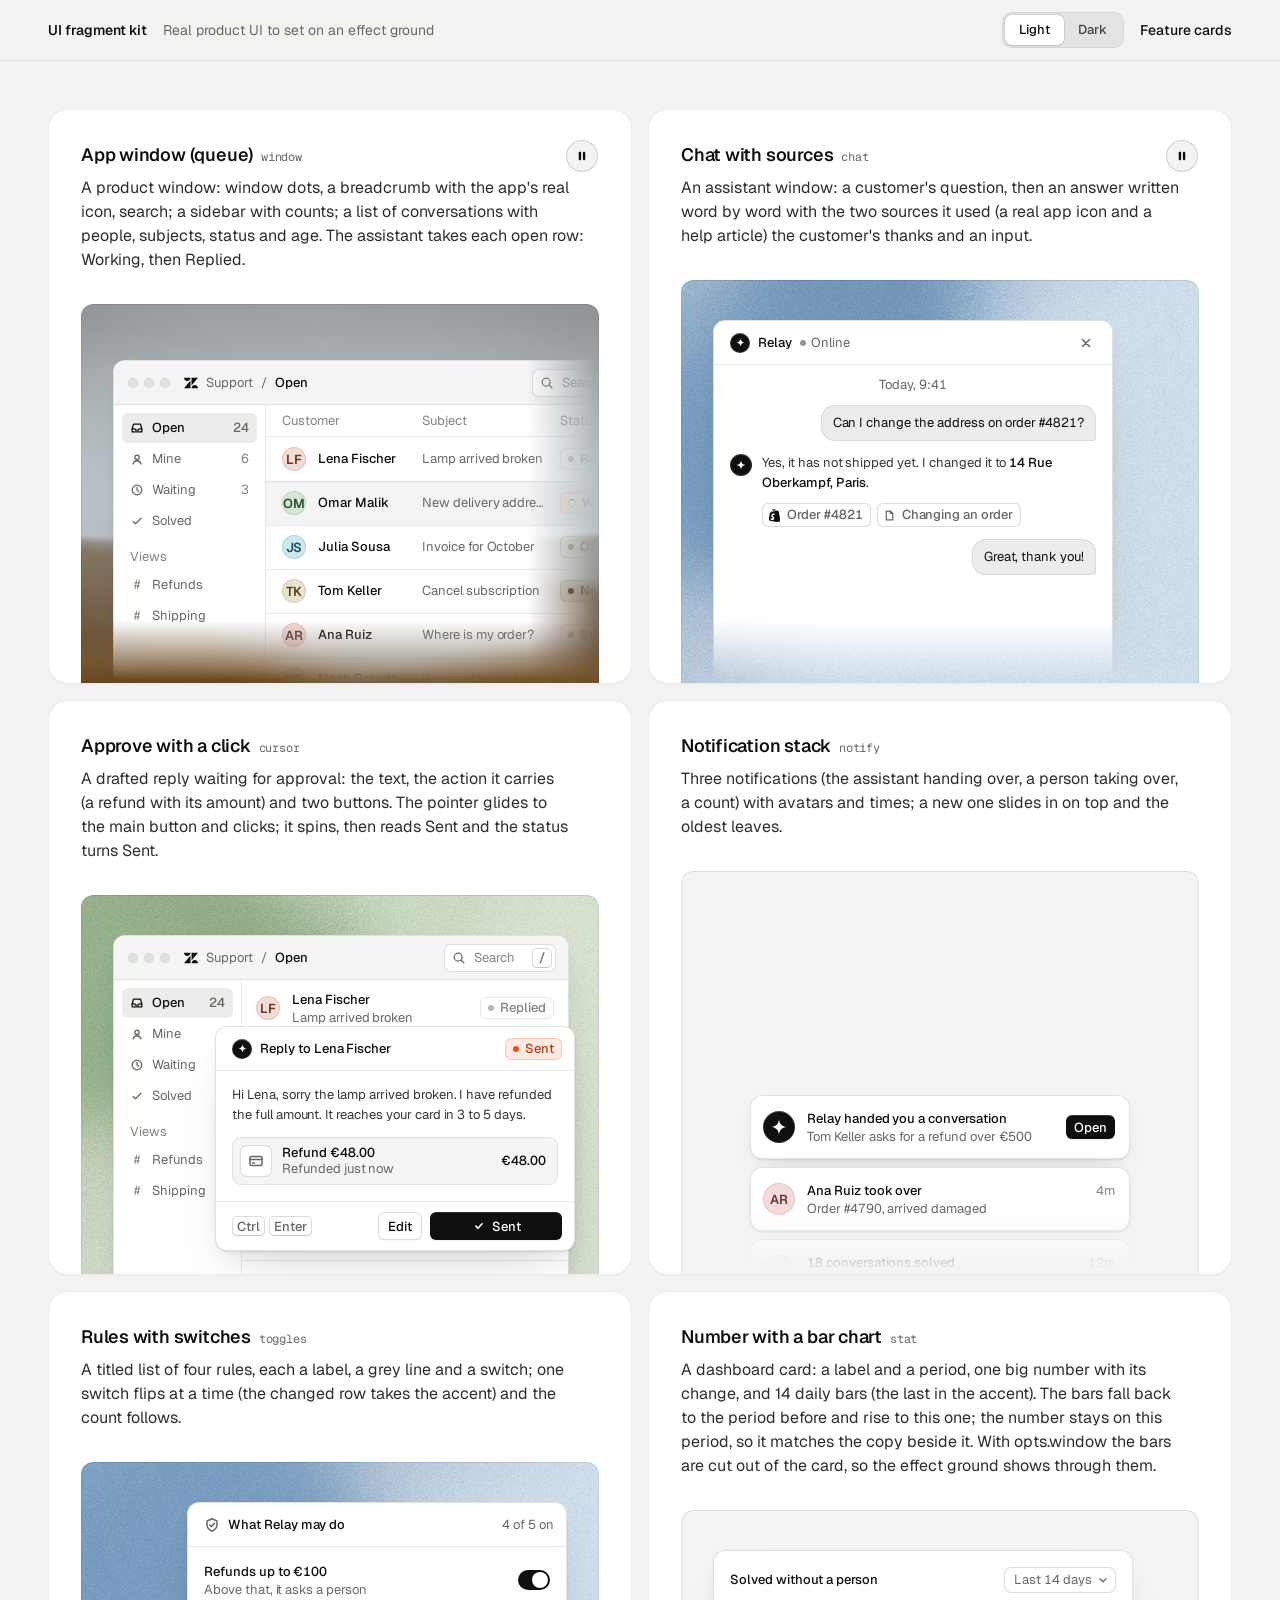
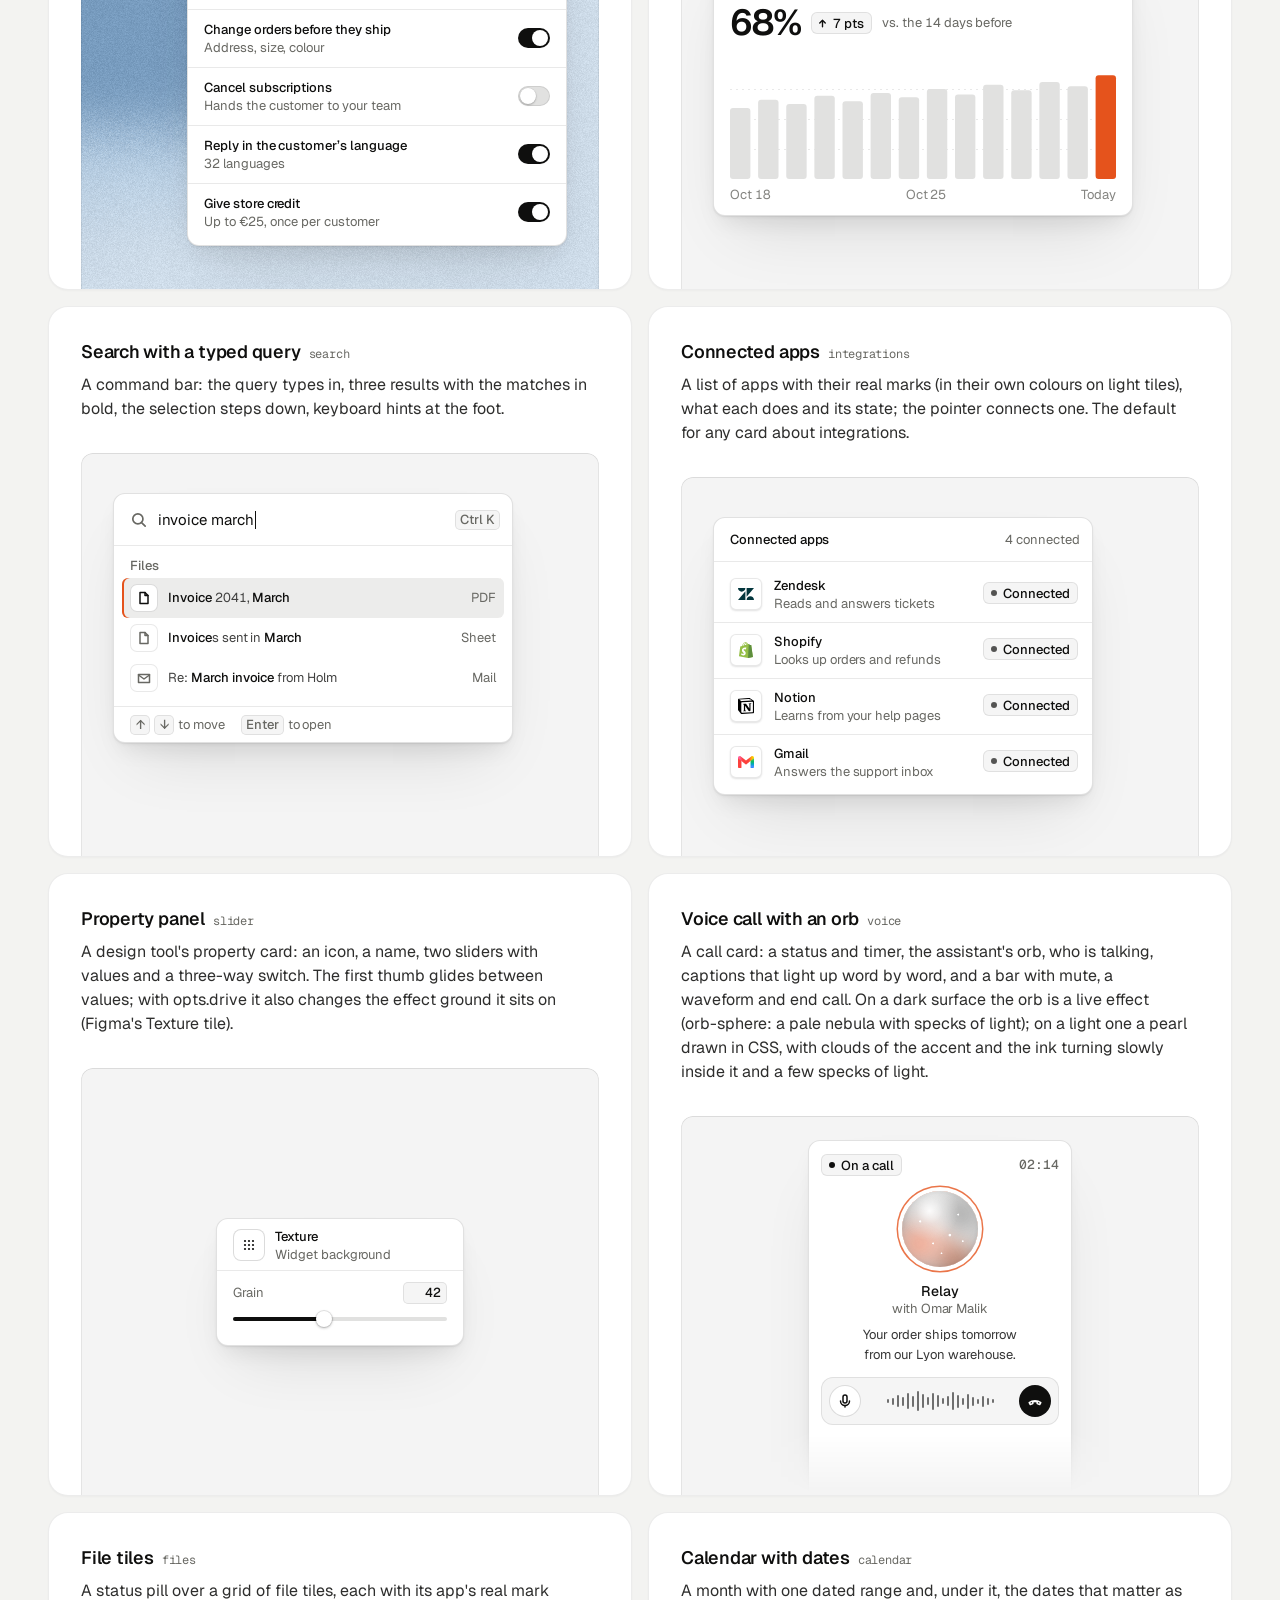
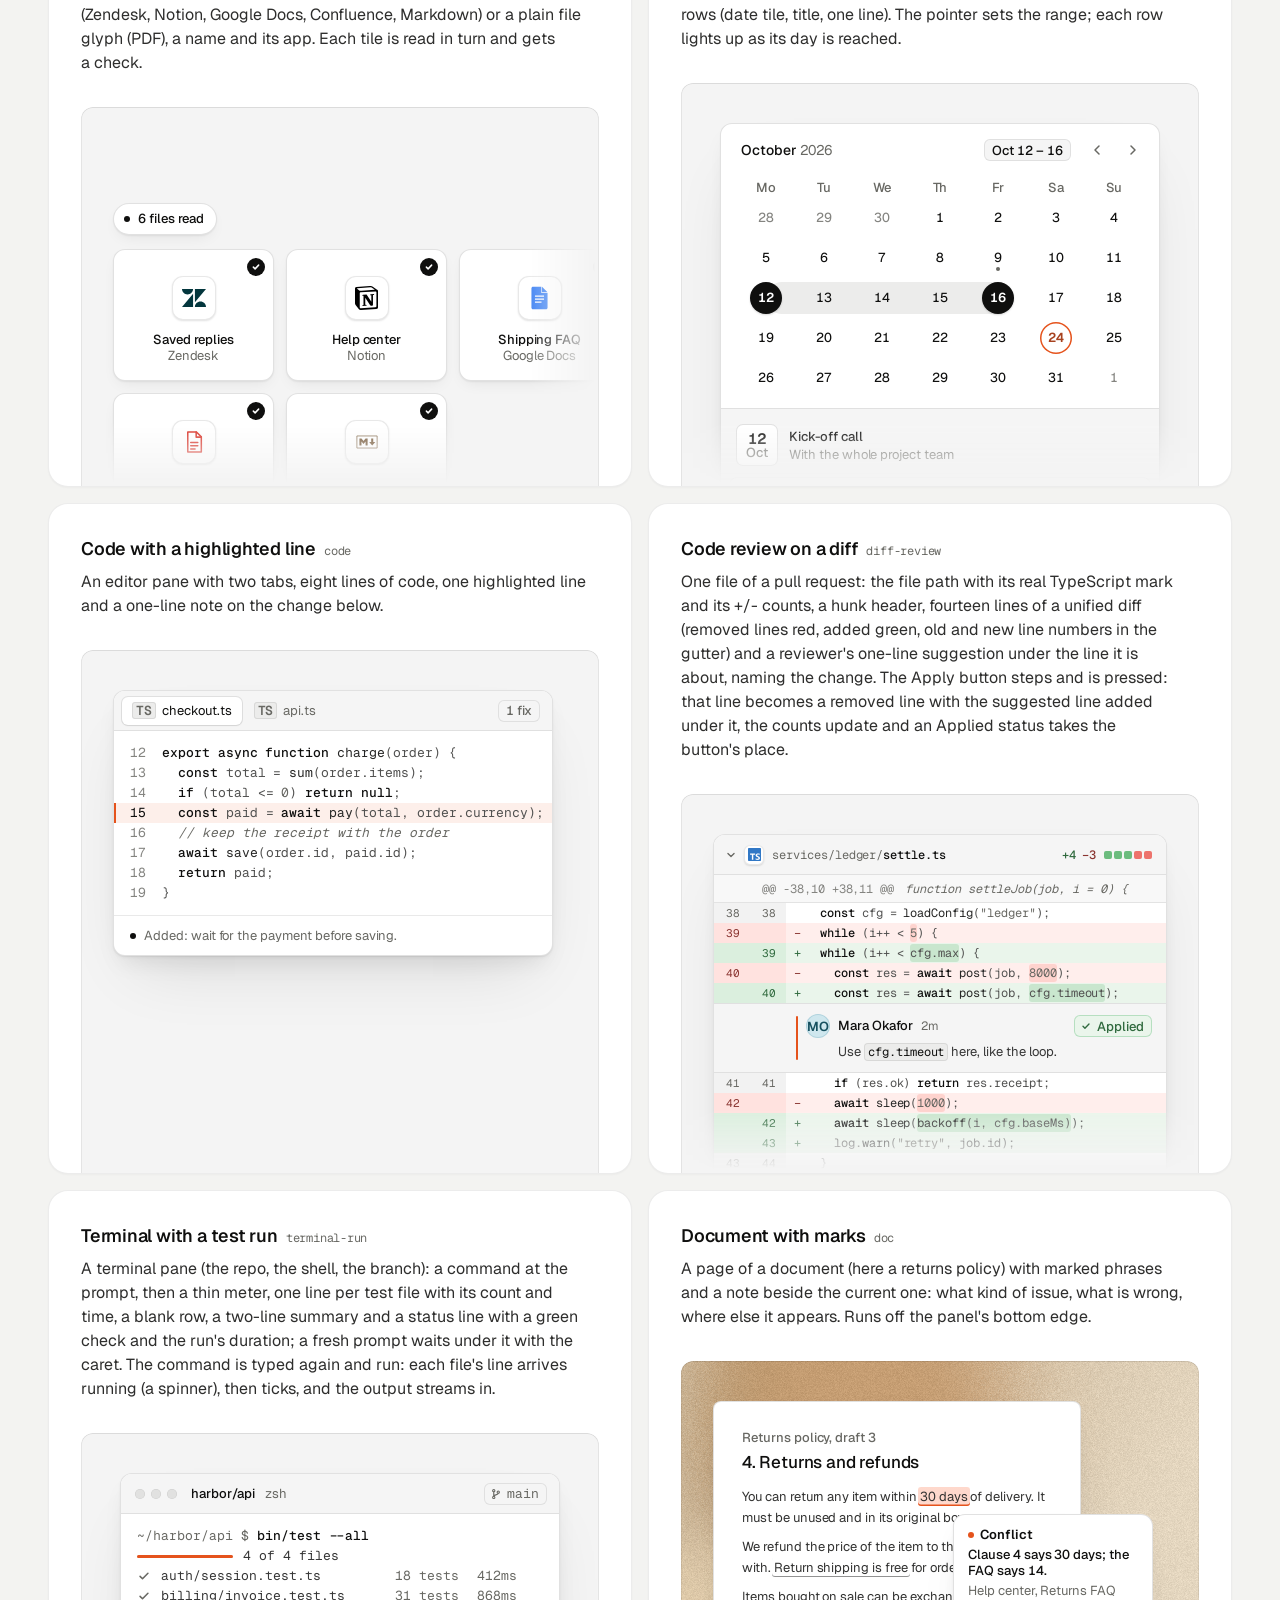
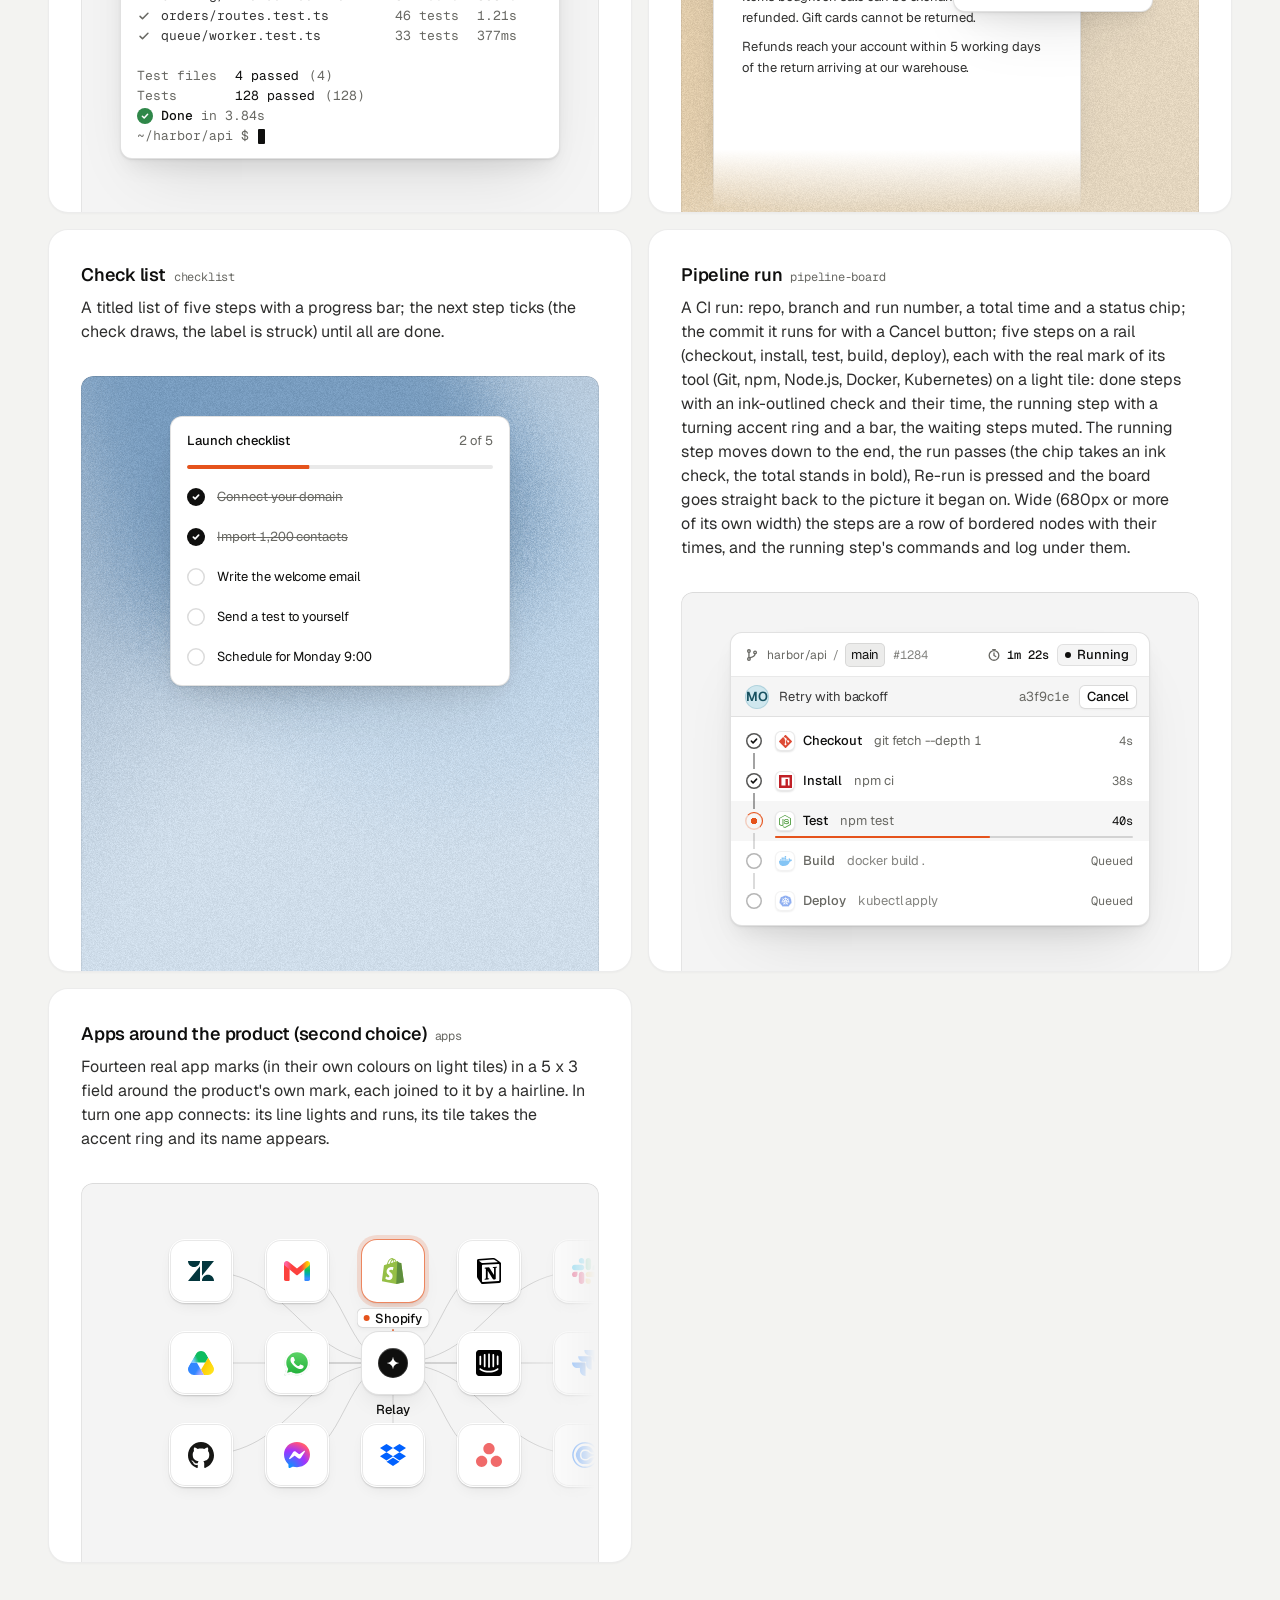
<file: .agents/skills/design-taste-frontend/assets/ui/index.html>
<!doctype html>
<html lang="en" data-theme="light">
<head>
<script>window.__tpGlMax = 16;   /* a gallery shows many live effects at once; a page of a site keeps the default 4 (fx.js) */</script>
<meta charset="utf-8">
<meta name="viewport" content="width=device-width, initial-scale=1">
<title>UI fragment kit</title>
<meta name="description" content="Nineteen pieces of real product UI from the taste-skill kit, each on an effect ground in a feature card.">
<link rel="preconnect" href="https://fonts.googleapis.com">
<link rel="preconnect" href="https://fonts.gstatic.com" crossorigin>
<link href="https://fonts.googleapis.com/css2?family=Geist:wght@300..700&family=Geist+Mono:wght@400;500&display=swap" rel="stylesheet">
<link rel="stylesheet" href="base.css">
<link rel="stylesheet" href="cards.css">
<style>
  :root { --font-text: "Geist", system-ui, sans-serif; --font-display: "Geist", system-ui, sans-serif; --font-mono: "Geist Mono", ui-monospace, monospace; }
  [data-theme="light"] { --bg: #f3f3f1; --card: #ffffff; --ink: #0f0f0e; --muted: #686863; --accent: #e5531c; --accent-ink: #ffffff; --g-bg: #e9e8e4; --g-surface: #f6f5f2; --frag: #ffffff; --warm: #c9a679; }
  [data-theme="dark"] { --bg: #070708; --card: #151517; --ink: #f2f2ef; --muted: #8f9094; --accent: #ff7a3c; --accent-ink: #120c08; --g-bg: #0e0e10; --g-surface: #1b1c1f; --frag: #1c1d20; --warm: #9c9689; }
  * { box-sizing: border-box; }
  html, body { margin: 0; }
  body { font-family: var(--font-text); background: var(--bg); color: var(--ink); -webkit-font-smoothing: antialiased; }
  .panel { --fx-bg: var(--g-bg); --fx-surface: var(--g-surface); --fx-ink: var(--ink); --fx-muted: var(--muted); --fx-accent: var(--hue, var(--warm)); --fx-accent-ink: var(--accent-ink); --calm: var(--g-bg); --p-h: 380px; }
  .top { position: sticky; top: 0; z-index: 20; background: color-mix(in oklab, var(--bg) 86%, transparent); backdrop-filter: blur(14px); -webkit-backdrop-filter: blur(14px); border-bottom: 1px solid color-mix(in oklab, var(--ink) 8%, transparent); }
  .top__in { max-width: 1232px; margin: 0 auto; padding: 0 24px; height: 60px; display: flex; align-items: center; gap: 16px; font-size: 14px; line-height: 20px; }
  .top__in strong { font-weight: 560; }
  .top__in > span { color: var(--muted); }
  .sp { flex: 1; }
  .seg { display: inline-flex; padding: 3px; border-radius: 10px; background: color-mix(in oklab, var(--ink) 6%, var(--bg)); box-shadow: inset 0 0 0 1px color-mix(in oklab, var(--ink) 6%, transparent); }
  .seg button { font: inherit; font-size: 13px; font-weight: 500; border: 0; background: none; color: color-mix(in oklab, var(--ink) 72%, var(--bg)); height: 30px; padding: 0 14px; border-radius: 7px; cursor: pointer; }
  .seg button[aria-pressed="true"] { background: var(--card); color: var(--ink); box-shadow: 0 0 0 1px color-mix(in oklab, var(--ink) 8%, transparent), 0 1px 2px rgb(0 0 0 / .1); }
  .top__in a { color: var(--ink); text-decoration: none; font-weight: 500; }
  main { max-width: 1232px; margin: 0 auto; padding: 48px 24px 96px; }
  .grid { display: grid; grid-template-columns: repeat(2, minmax(0, 1fr)); gap: 16px; }
  .card > h3 code { font: 400 12px/16px var(--font-mono); color: var(--muted); margin-left: 8px; }
  @media (max-width: 860px) { .grid { grid-template-columns: minmax(0, 1fr); } }
  @media (max-width: 600px) { main { padding: 24px 16px 64px; } .top__in { padding: 0 16px; } .top__in > span { display: none; } .panel { --p-h: 340px; } }
</style>
</head>
<body>
<header class="top">
  <div class="top__in">
    <strong>UI fragment kit</strong><span>Real product UI to set on an effect ground</span>
    <span class="sp"></span>
    <div class="seg" role="group" aria-label="Theme"><button type="button" data-mode="light" aria-pressed="true">Light</button><button type="button" data-mode="dark" aria-pressed="false">Dark</button></div>
    <a href="cards.html">Feature cards</a>
  </div>
</header>
<main><div class="grid" id="grid"></div></main>

<script type="module">
  import fx from '../effects/fx.js';
  import ui from './ui.js';
  const index = await fetch('index.json').then(r => r.json());
  // where each one sits, as its meta.json says: anchored at a corner or rising from the bottom and cut by
  // the panel's edge, or whole with 24px or more of ground round it; a fade only where an edge cuts it.
  // Only the compact slider sits in the calm middle (Figma's Texture tile); the cursor dialog is shown
  // where it belongs, over the lower-right edge of a window. [class, fade, style, opts]
  const PLACE = {
    window: ['at-corner', 'stage--fade-br', '--ay:56px'],
    chat: ['at-rise to-edge', 'stage--fade-b'],
    cursor: ['at-over', '', '--bx:24px;--by:24px'],
    notify: ['at-rise fit', 'stage--fade-b', '--ay:calc(100% - 180px);--ay-sm:calc(100% - 180px);--fit-max:380px'],
    toggles: ['at-right', ''],
    stat: ['at-corner', ''],
    search: ['at-corner', ''],
    integrations: ['at-corner', ''],
    slider: ['at-center', '', '', '{"compact":true,"drive":{"param":"grain","min":0.15,"max":0.95}}'],
    voice: ['at-rise to-edge fit', 'stage--fade-b', '--ax:max(24px, 50% - 132px);--ay:24px;--fit-max:264px'],
    files: ['at-corner wide', 'stage--fade-br', '--w:680px;--ay:96px'],
    calendar: ['at-rise fit', 'stage--fade-b', '--fit-max:440px'],
    code: ['at-corner', ''],
    'diff-review': ['at-corner fit', 'stage--fade-b', '--fit-max:480px'],
    'terminal-run': ['at-rise fit', '', '--fit-max:440px'],
    'pipeline-board': ['at-rise fit', '', '--fit-max:420px'],
    doc: ['at-corner to-edge', 'stage--fade-b'],
    checklist: ['at-rise fit', '', '--fit-max:340px'],
    apps: ['at-corner wide', 'stage--fade-br', '--w:560px;--ay:48px'],
  };
  // grounds behind UI are soft lit fields (never a line or dot pattern), on both themes: the bright
  // picture behind dark UI on the dark page, a clear step darker than white UI on the light page
  // the painting stays abstract (a mist over warm sand, level, fully soft) and shows once on the page
  const PAINT = ['painterly-landscape', { blur: 1, brush: 0.35, slope: 0, hillY: 0.3, horizon: 0.62, calm: 0.2, calmX: 0.6, calmY: 0.8, drift: 0, side: 1 }, '{"bg":"#a3b0b6","accent":"#c49a6c"}'];
  const GRAIN = ['grain-gradient', { speed: 0, grainMotion: 0, calm: 0.2, calmX: 0.5, calmY: 0.6, tint: 0.6, contrast: 0.6 }, '{"bg":"#d9ccb7","surface":"#e9e0d2","ink":"#2a2622","muted":"#6f675c","accent":"#a8794a"}'];
  const SKY = [GRAIN[0], GRAIN[1], '{"bg":"#c6d3df","surface":"#d6e0e9","ink":"#25303a","muted":"#5d6873","accent":"#3f6a92"}'];
  const SAGE = [GRAIN[0], GRAIN[1], '{"bg":"#cdd6c6","surface":"#dce3d6","ink":"#262d24","muted":"#5f6a5a","accent":"#6c8e63"}'];
  const GROUND = (m, i) => (m.name === 'slider' ? GRAIN : i === 0 ? PAINT : [GRAIN, SKY, SAGE][i % 3]);
  const q = new URLSearchParams(location.search);
  const grid = document.getElementById('grid');
  grid.innerHTML = index.fragments.map((m, i) => {
    const [at, fade, extra = '', opts = ''] = PLACE[m.name] || ['at-corner', 'stage--fade-br'];
    const [id, params, pal] = GROUND(m, i);
    const w = at === 'at-center' ? '' : ` style="--ax:32px;--ay:40px;${extra}"`;
    const o = opts ? ` data-ui-opts='${opts}'` : '';
    // the cursor is a dialog over a window's edge: the window under it holds still
    const under = m.name === 'cursor' ? `<div class="at-corner" style="--ax:32px;--ay:40px" data-ui-load="window" data-ui-opts='{"compact":true}' data-ui-still></div>` : '';
    return `<article class="card card--row"><h3>${m.title}<code>${m.name}</code></h3><p>${m.shows}</p>
      <div class="panel" data-fx="${id}" data-fx-seed="${(i + 1) * 17}" data-fx-params='${JSON.stringify(params)}' data-fx-palette='${pal}' style="--calm-k:0%">
        <div class="stage ${fade}">${under}<div class="${at}"${w}${o} data-ui-load="${m.name}"></div></div></div></article>`;
  }).join('');
  function setMode(mode) {
    document.documentElement.dataset.theme = mode;
    document.querySelectorAll('.seg button').forEach(b => b.setAttribute('aria-pressed', String(b.dataset.mode === mode)));
  }
  setMode(q.get('mode') === 'dark' ? 'dark' : 'light');
  if (q.has('t')) fx.setClock(+q.get('t'));
  // each ground is drawn once near the screen and kept as a picture (its WebGL context freed), so nineteen
  // panels need one or two contexts, not nineteen
  await Promise.all([ui.loadAll(grid), ui.grounds(grid, fx)]);
  document.documentElement.dataset.ready = '1';
  document.querySelectorAll('.seg button').forEach(b => b.addEventListener('click', async () => {
    setMode(b.dataset.mode);
    for (const el of grid.querySelectorAll('[data-ui]')) el.__ui?.repaint?.();
    await ui.grounds(grid, fx);
  }));
</script>
</body>
</html>
</file>
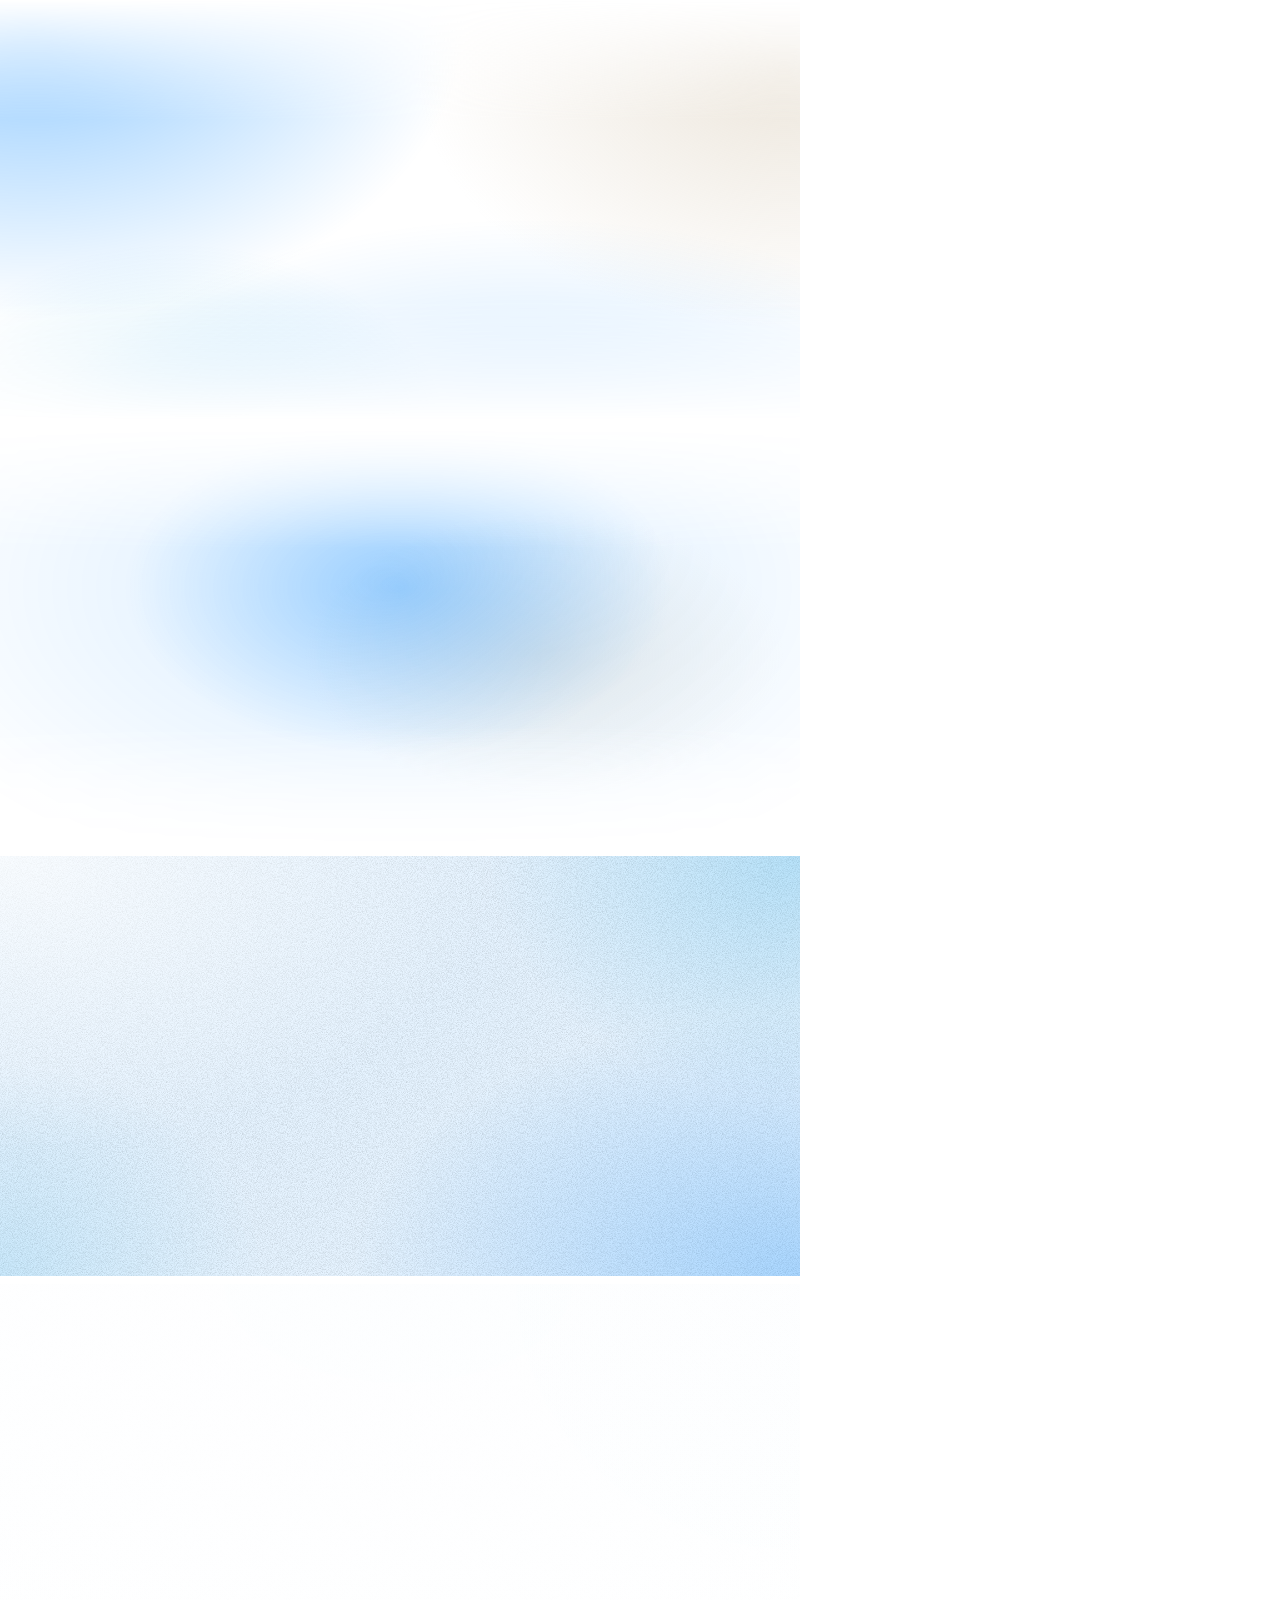
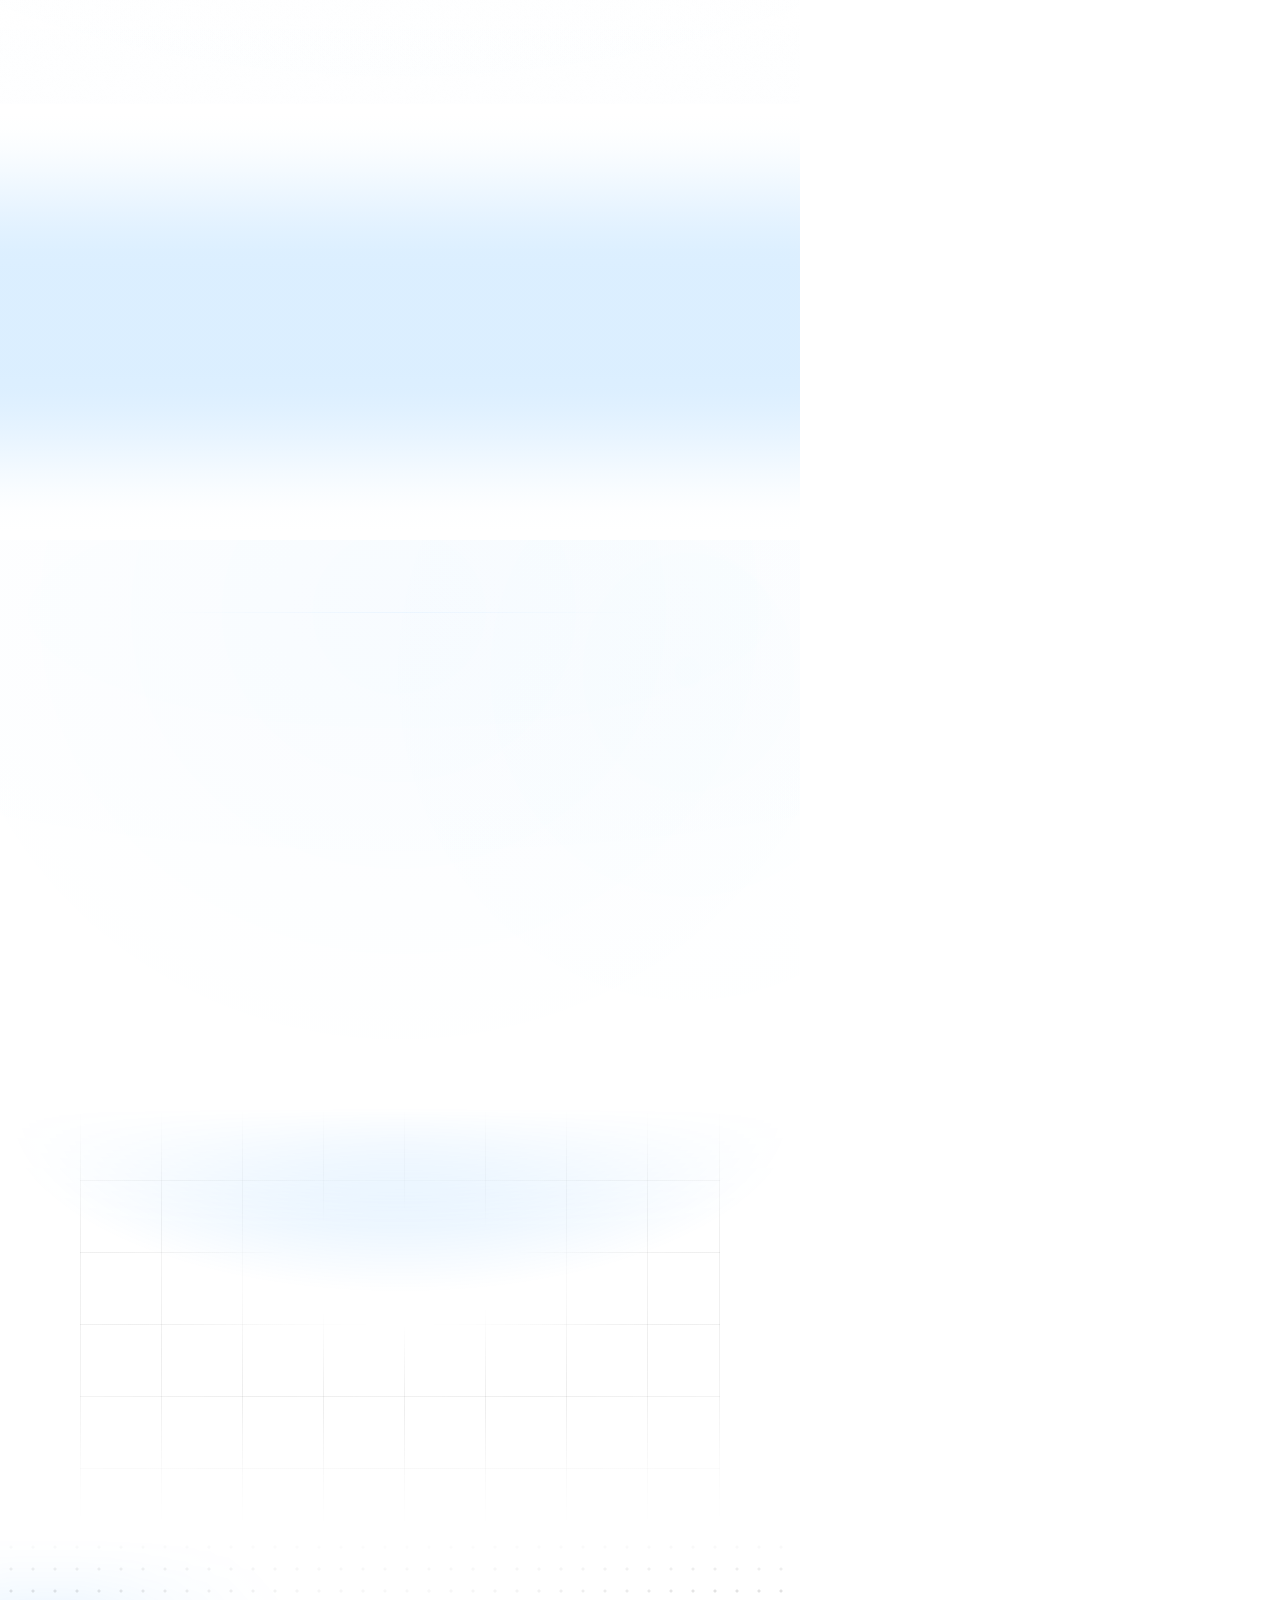
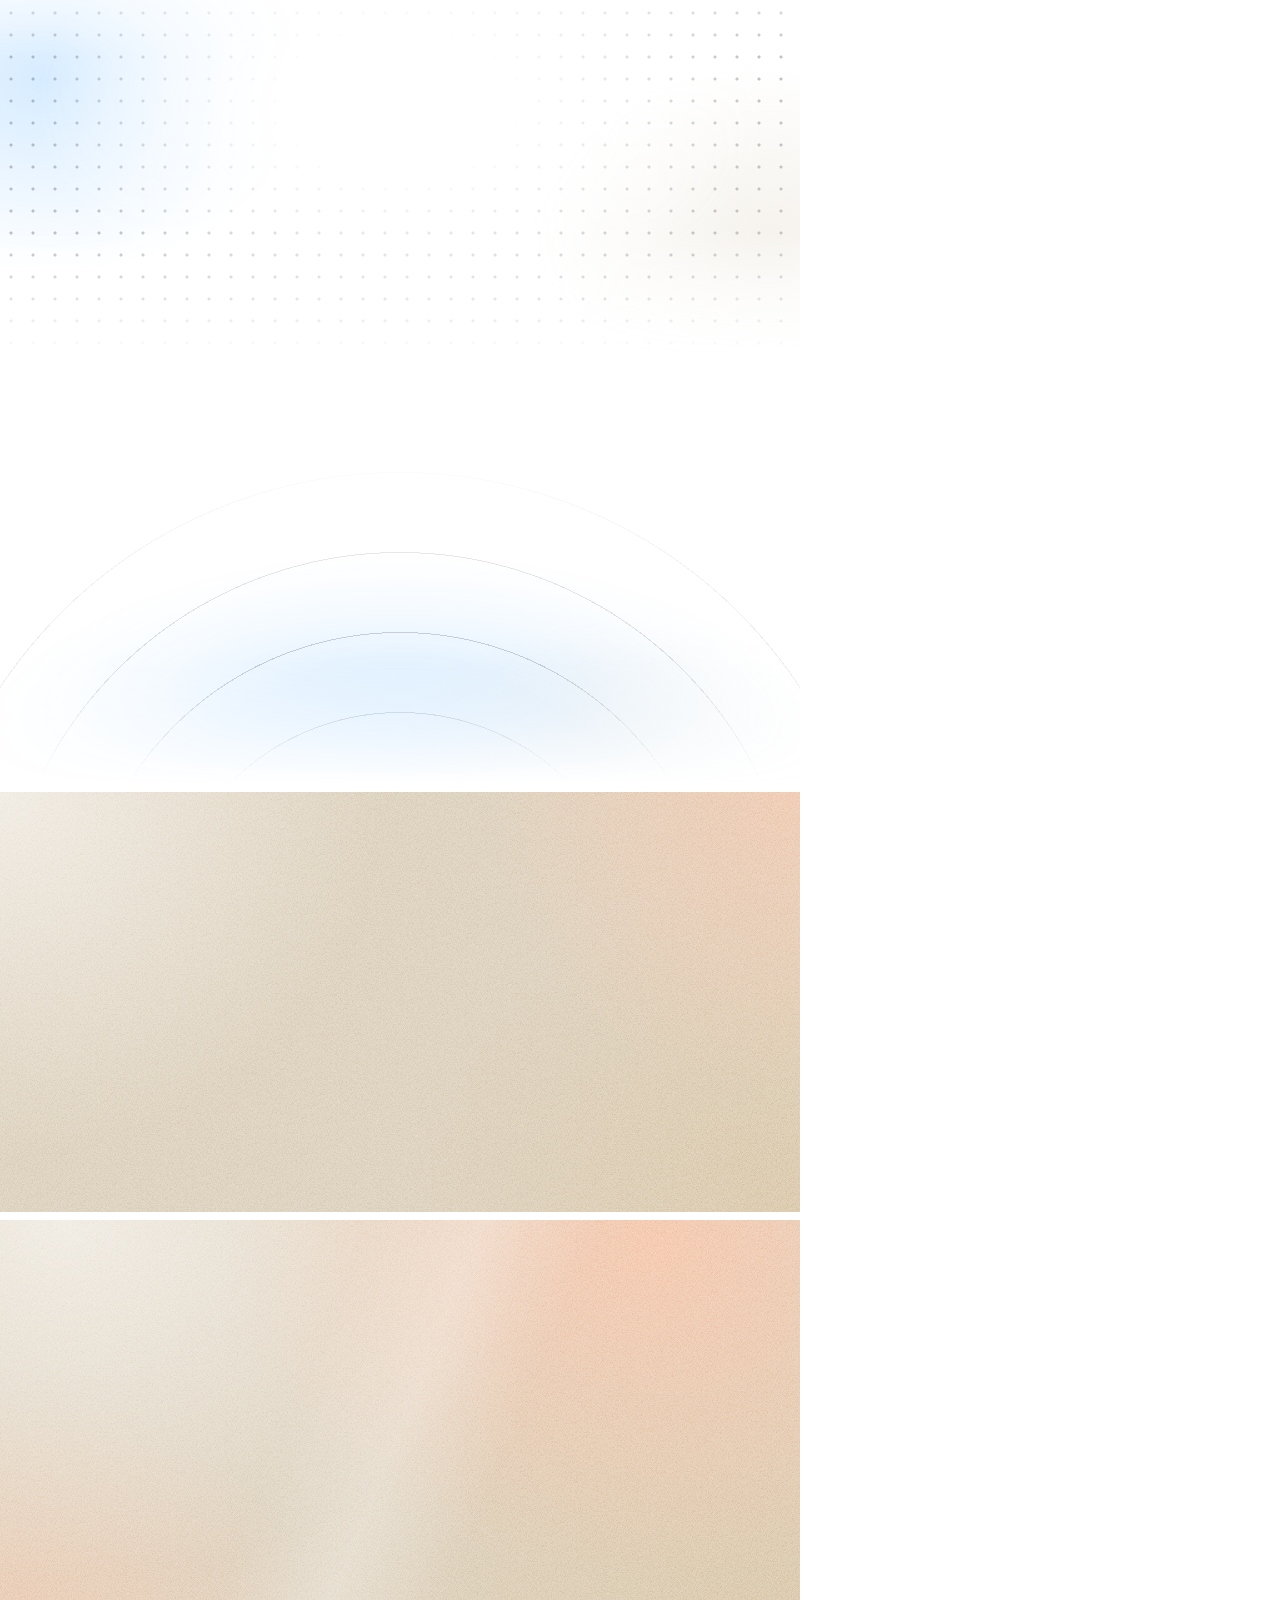
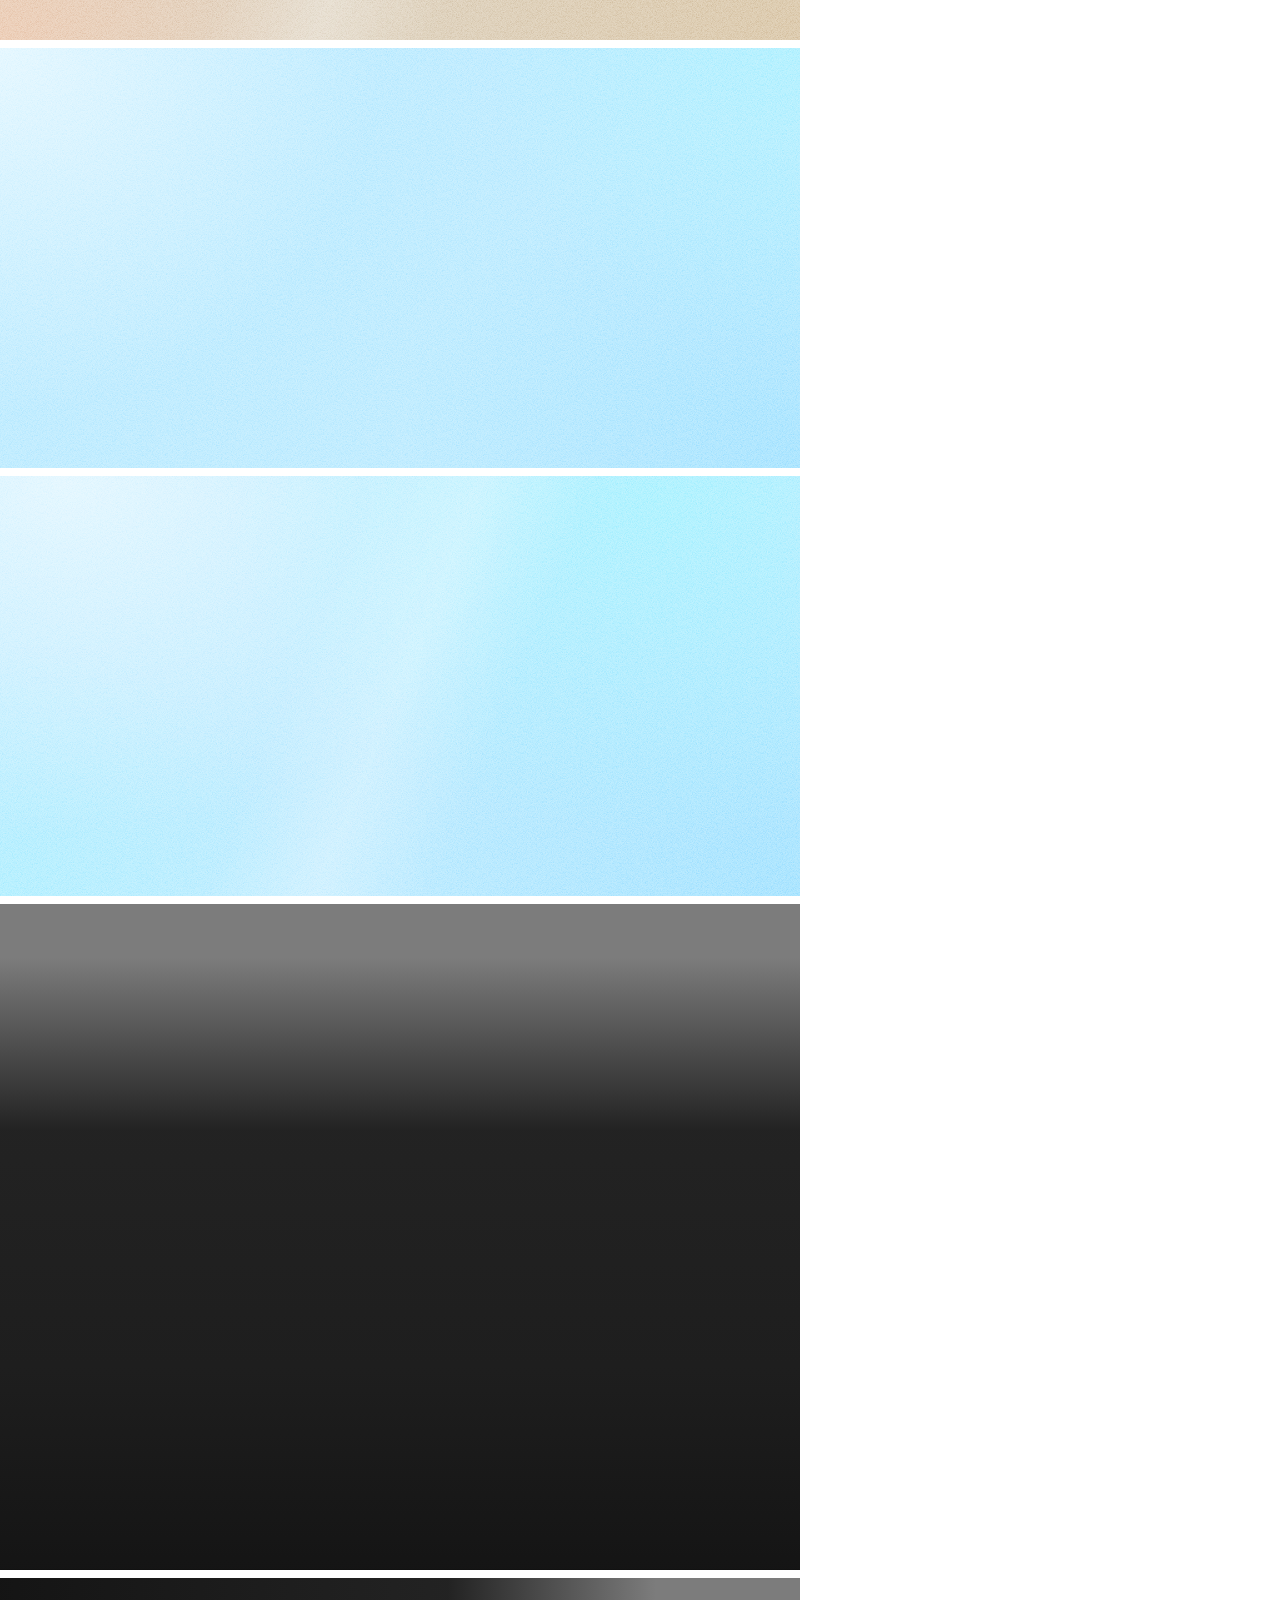
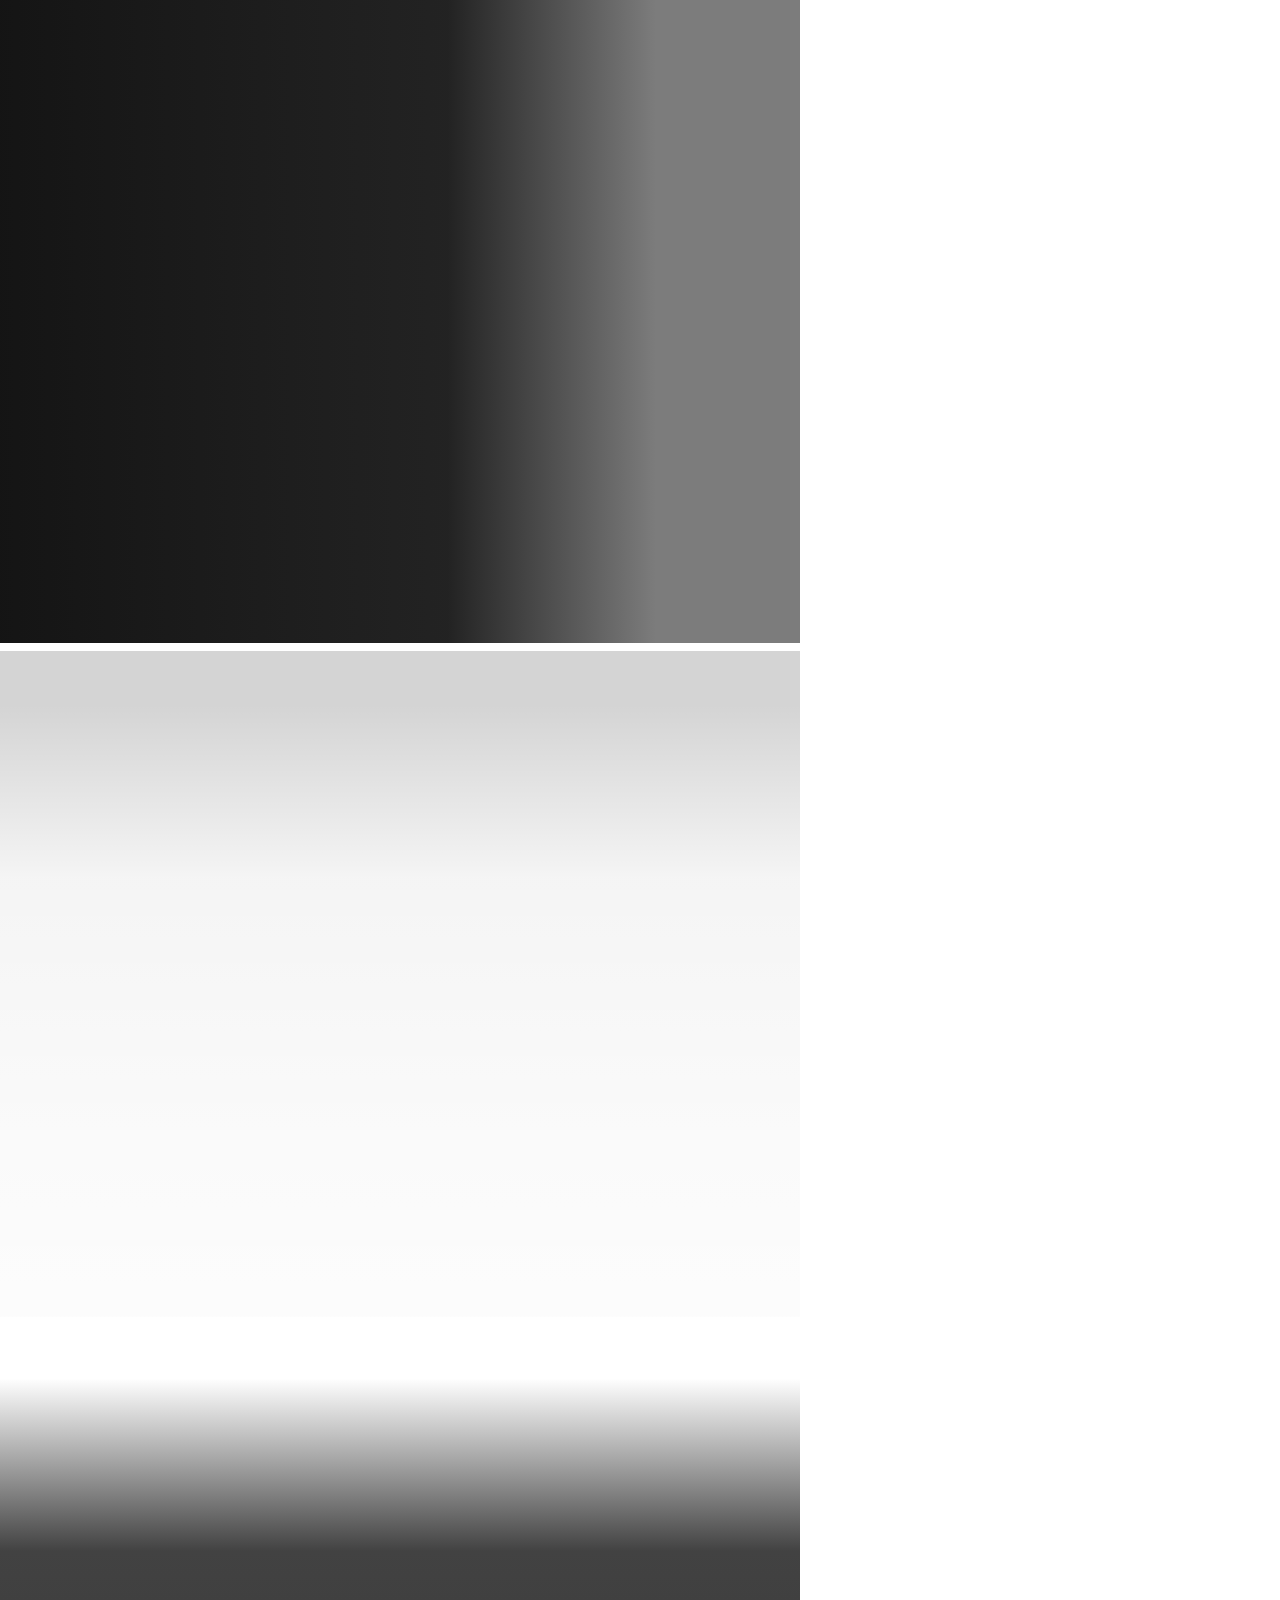
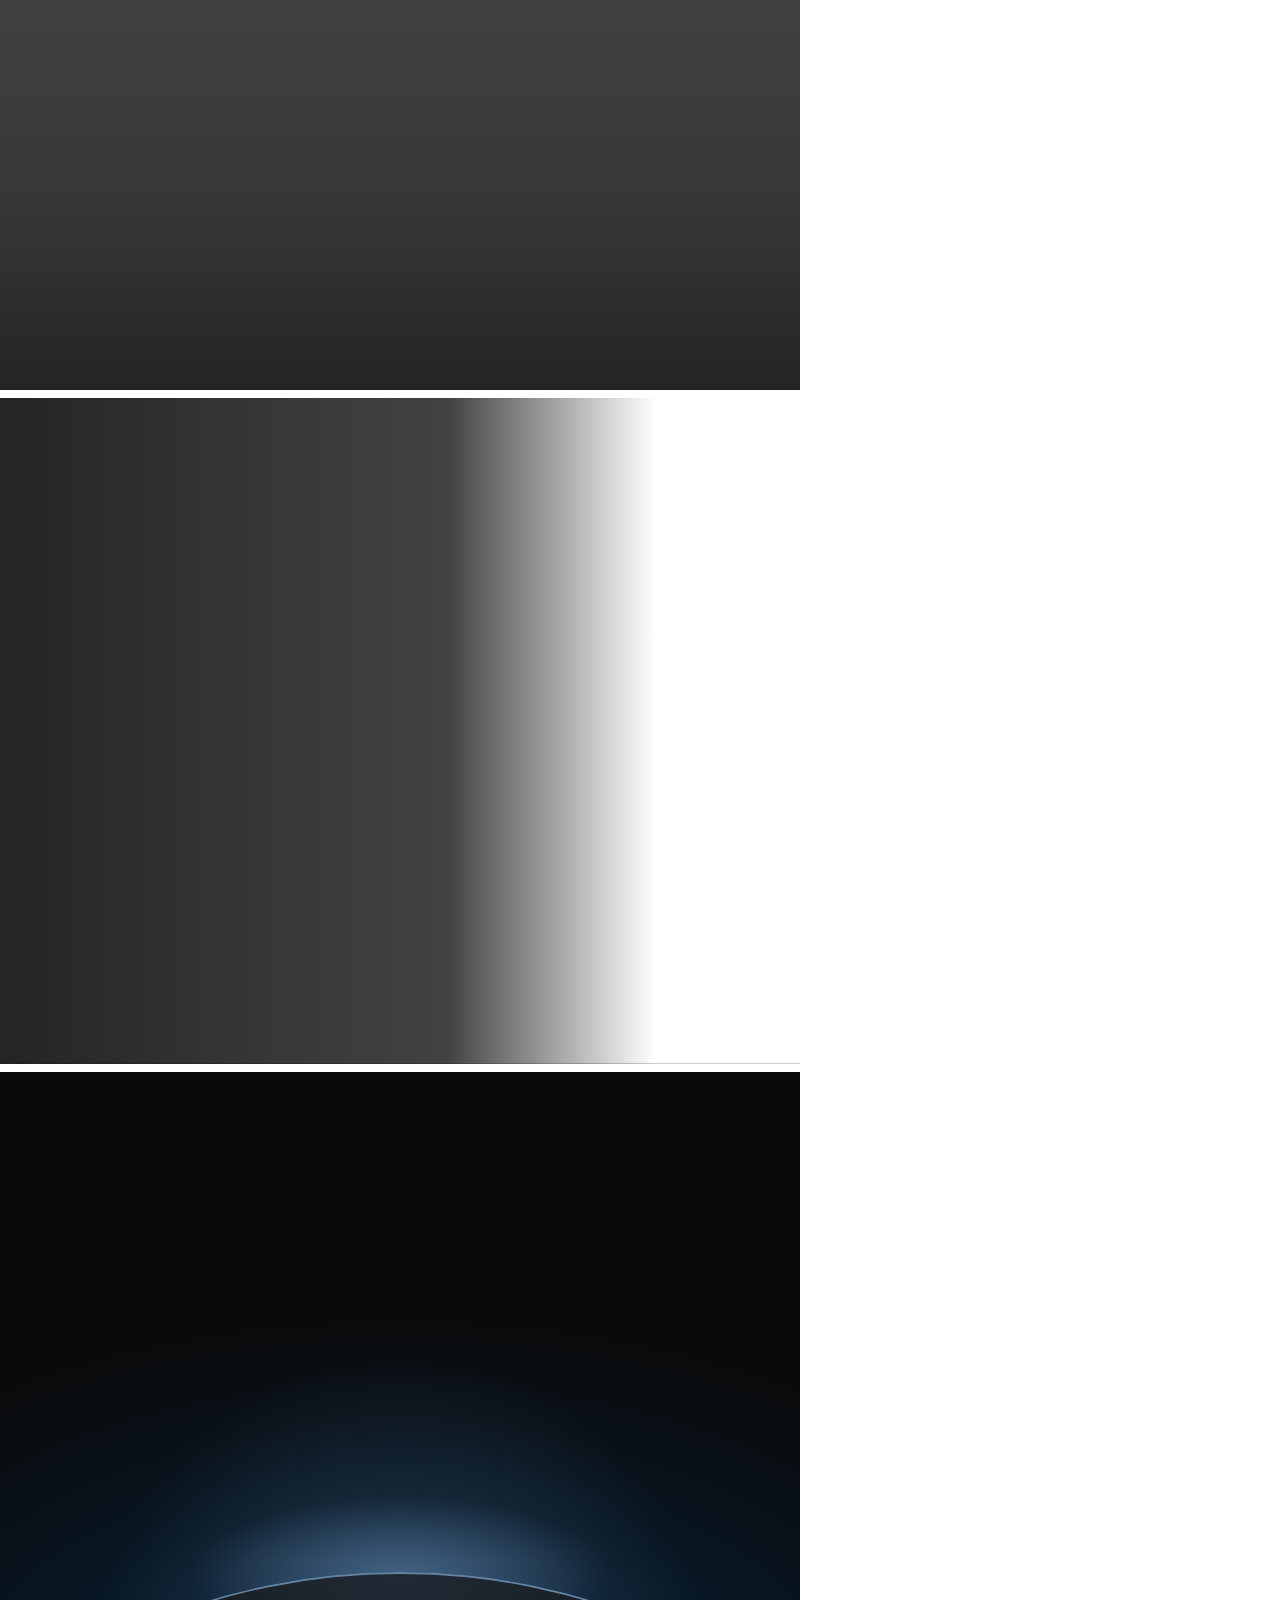
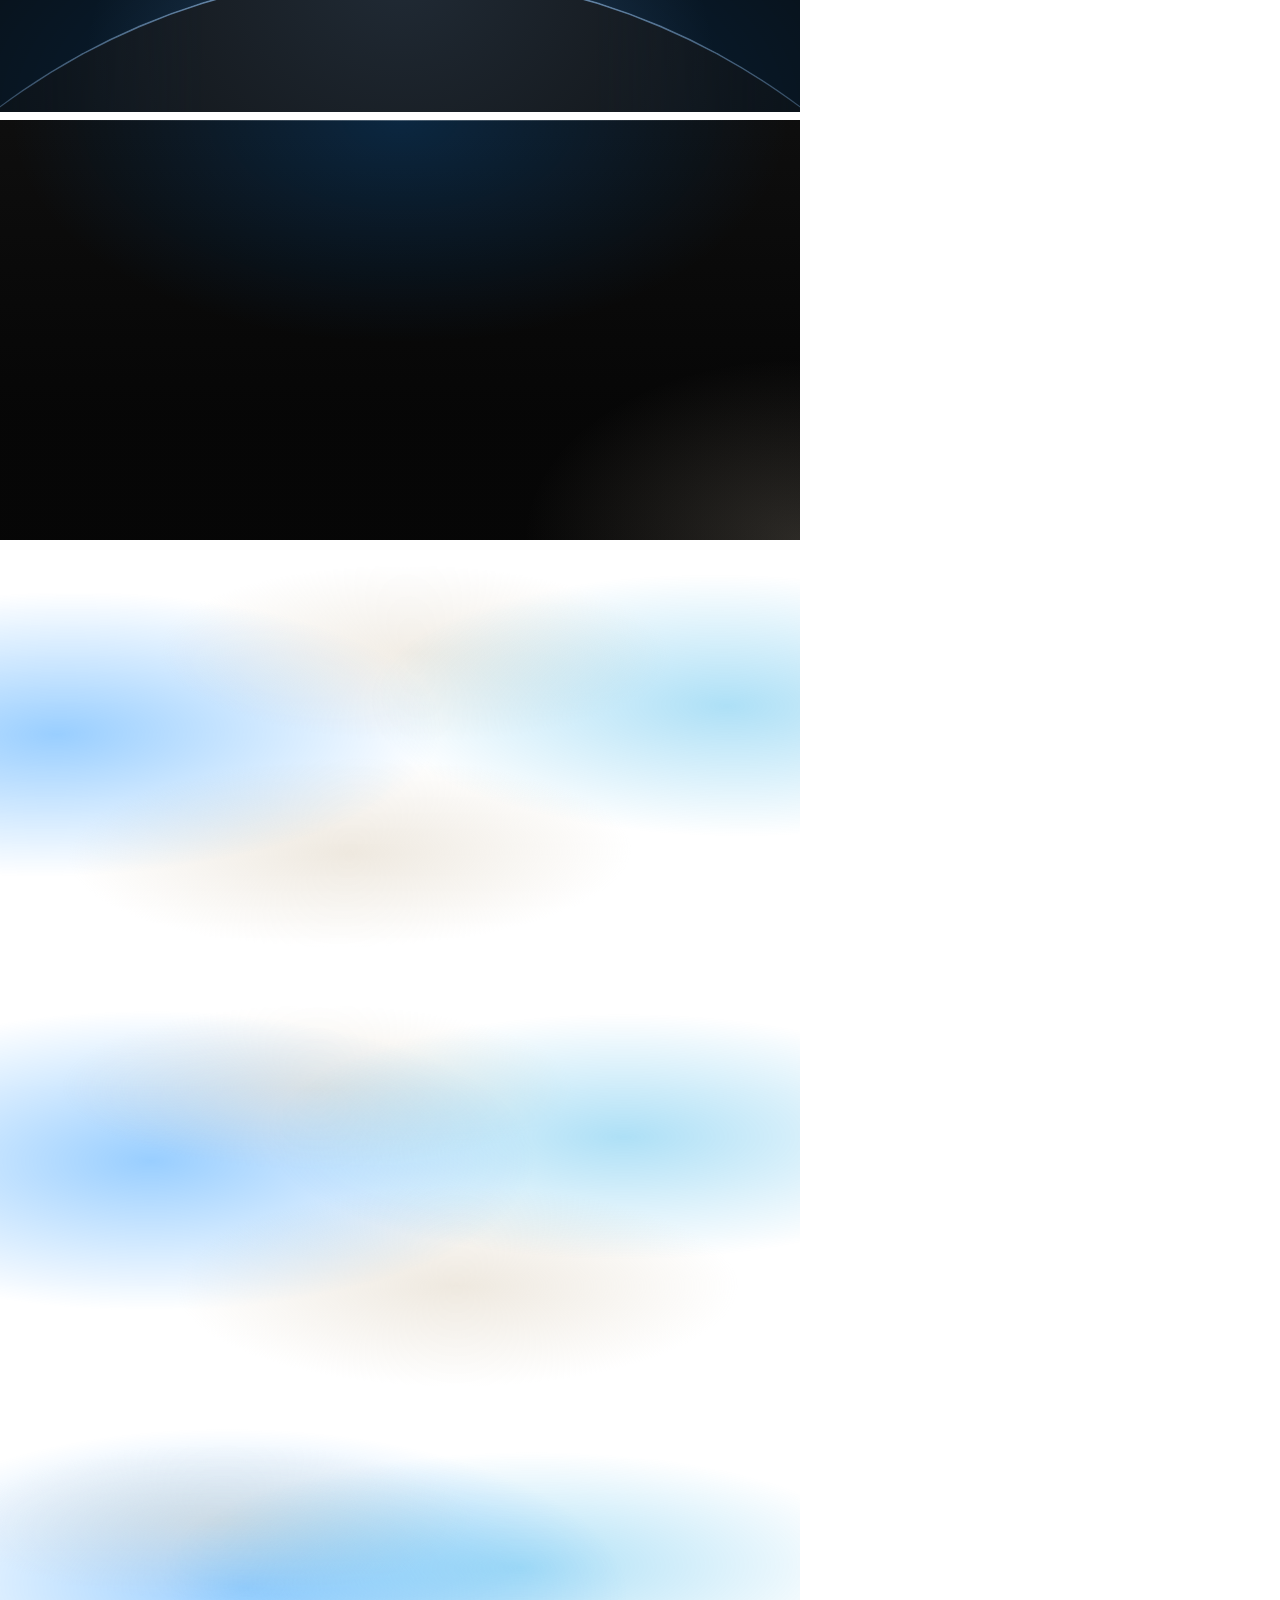
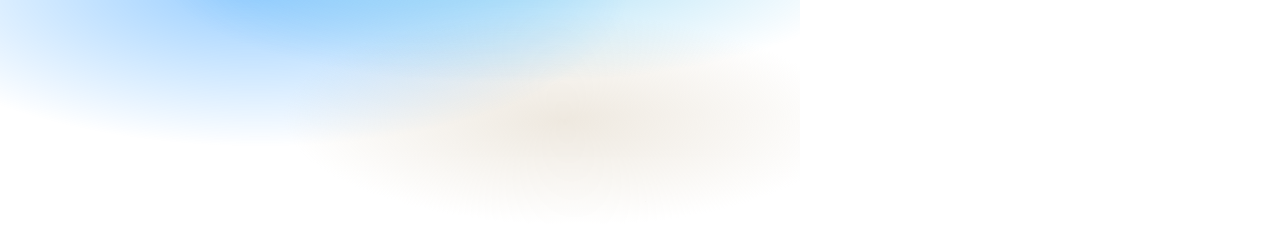
<file: .agents/skills/design-taste-frontend/assets/backgrounds/check.html>
<!doctype html>
<html lang="en" data-ground="sand">
<head>
<meta charset="utf-8">
<title>Backgrounds contrast check</title>
<!-- Every ground in a 800px box, for check.mjs: it sets a palette, screenshots the boxes and measures
     the ink and muted contrast on every pixel of each ground's text zone (index.json). The photograph
     grounds sit on a flat grey picture: #7c7c7c for the dark scrim, #d4d4d4 for the light one; and the worst case of the dark scrim: a white
     picture (white words on it). The light scrim is for pale photographs only. -->
<link rel="stylesheet" href="../system.css">
<link rel="stylesheet" href="backgrounds.css">
<style>body { margin: 0; width: 800px; } .box { width: 800px; margin: 0 0 8px; padding: 24px; font-size: 20px; } .pi, .pm { visibility: hidden; } .pi { color: var(--ink); } .pm { color: var(--muted); }  /* the liquid blobs held at the start, the middle and the end of their drift (the keyframes in backgrounds.css), so the text zone is measured where they stand under it */
  .at-start::before { animation: none; transform: translate3d(-7%, 0, 0) skewX(-7deg) scaleY(.94); } .at-start::after { animation: none; transform: translate3d(8%, 0, 0) skewX(6deg) scaleY(1.04); }
  .at-mid::before { animation: none; transform: translate3d(.5%, 0, 0) skewX(-.5deg) scaleY(.995); } .at-mid::after { animation: none; transform: translate3d(-.5%, 0, 0) scaleY(.98); }
  .at-end::before { animation: none; transform: translate3d(8%, 0, 0) skewX(6deg) scaleY(1.05); } .at-end::after { animation: none; transform: translate3d(-9%, 0, 0) skewX(-6deg) scaleY(.92); }
</style>
<script src="backgrounds.js" defer></script>
</head>
<body>
<div class="bg-mist box" data-g="mist" style="height:420px"><span class="pi">Ink</span> <span class="pm">Muted</span></div>
<div class="bg-halo box" data-g="halo" style="height:420px"><span class="pi">Ink</span> <span class="pm">Muted</span></div>
<div class="bg-grain box" data-g="grain" style="height:420px"><span class="pi">Ink</span> <span class="pm">Muted</span></div>
<div class="bg-paper box" data-g="paper" style="height:420px"><span class="pi">Ink</span> <span class="pm">Muted</span></div>
<div class="bg-dusk box" data-g="dusk" style="height:420px"><span class="pi">Ink</span> <span class="pm">Muted</span></div>
<div class="bg-topglow box" data-g="topglow" style="height:560px"><span class="pi">Ink</span> <span class="pm">Muted</span></div>
<div class="bg-ruled box" data-g="ruled" style="height:420px"><span class="pi">Ink</span> <span class="pm">Muted</span></div>
<div class="bg-dots box" data-g="dots" style="height:420px"><span class="pi">Ink</span> <span class="pm">Muted</span></div>
<div class="bg-arcs box" data-g="arcs" style="height:420px"><span class="pi">Ink</span> <span class="pm">Muted</span></div>
<div class="bg-band box" data-g="band" style="height:420px"><span class="pi">Ink</span> <span class="pm">Muted</span></div>
<div class="bg-field box" data-g="field" style="height:420px"><span class="pi">Ink</span> <span class="pm">Muted</span></div>
<div class="bg-band bg-tint box" data-g="band-tint" style="height:420px"><span class="pi">Ink</span> <span class="pm">Muted</span></div>
<div class="bg-field bg-tint box" data-g="field-tint" style="height:420px"><span class="pi">Ink</span> <span class="pm">Muted</span></div>
<div class="bg-photo box" data-g="photo" style="height:520px;--g-photo:linear-gradient(#7c7c7c,#7c7c7c)"><span class="pi">Ink</span> <span class="pm">Muted</span></div>
<div class="bg-photo bg-photo--left box" data-g="photo-left" style="height:520px;--g-photo:linear-gradient(#7c7c7c,#7c7c7c)"><span class="pi">Ink</span> <span class="pm">Muted</span></div>
<div class="bg-photo bg-photo--light box" data-g="photo-light" style="height:520px;--g-photo:linear-gradient(#d4d4d4,#d4d4d4)"><span class="pi">Ink</span> <span class="pm">Muted</span></div>
<div class="bg-photo box" data-g="photo-white" style="height:520px;--g-photo:linear-gradient(#fff,#fff)"><span class="pi">Ink</span> <span class="pm">Muted</span></div>
<div class="bg-photo bg-photo--left box" data-g="photo-left-white" style="height:520px;--g-photo:linear-gradient(#fff,#fff)"><span class="pi">Ink</span> <span class="pm">Muted</span></div>
<div class="bg-horizon box" data-g="horizon" style="height:640px"><span class="pi">Ink</span> <span class="pm">Muted</span></div>
<div class="bg-deep box" data-g="deep" style="height:420px"><span class="pi">Ink</span> <span class="pm">Muted</span></div>
<div class="bg-liquid box at-start" data-g="liquid" data-no-pause style="height:420px"><span class="pi">Ink</span> <span class="pm">Muted</span></div>
<div class="bg-liquid box at-mid" data-g="liquid-mid" data-no-pause style="height:420px"><span class="pi">Ink</span> <span class="pm">Muted</span></div>
<div class="bg-liquid box at-end" data-g="liquid-end" data-no-pause style="height:420px"><span class="pi">Ink</span> <span class="pm">Muted</span></div>

</body>
</html>
</file>
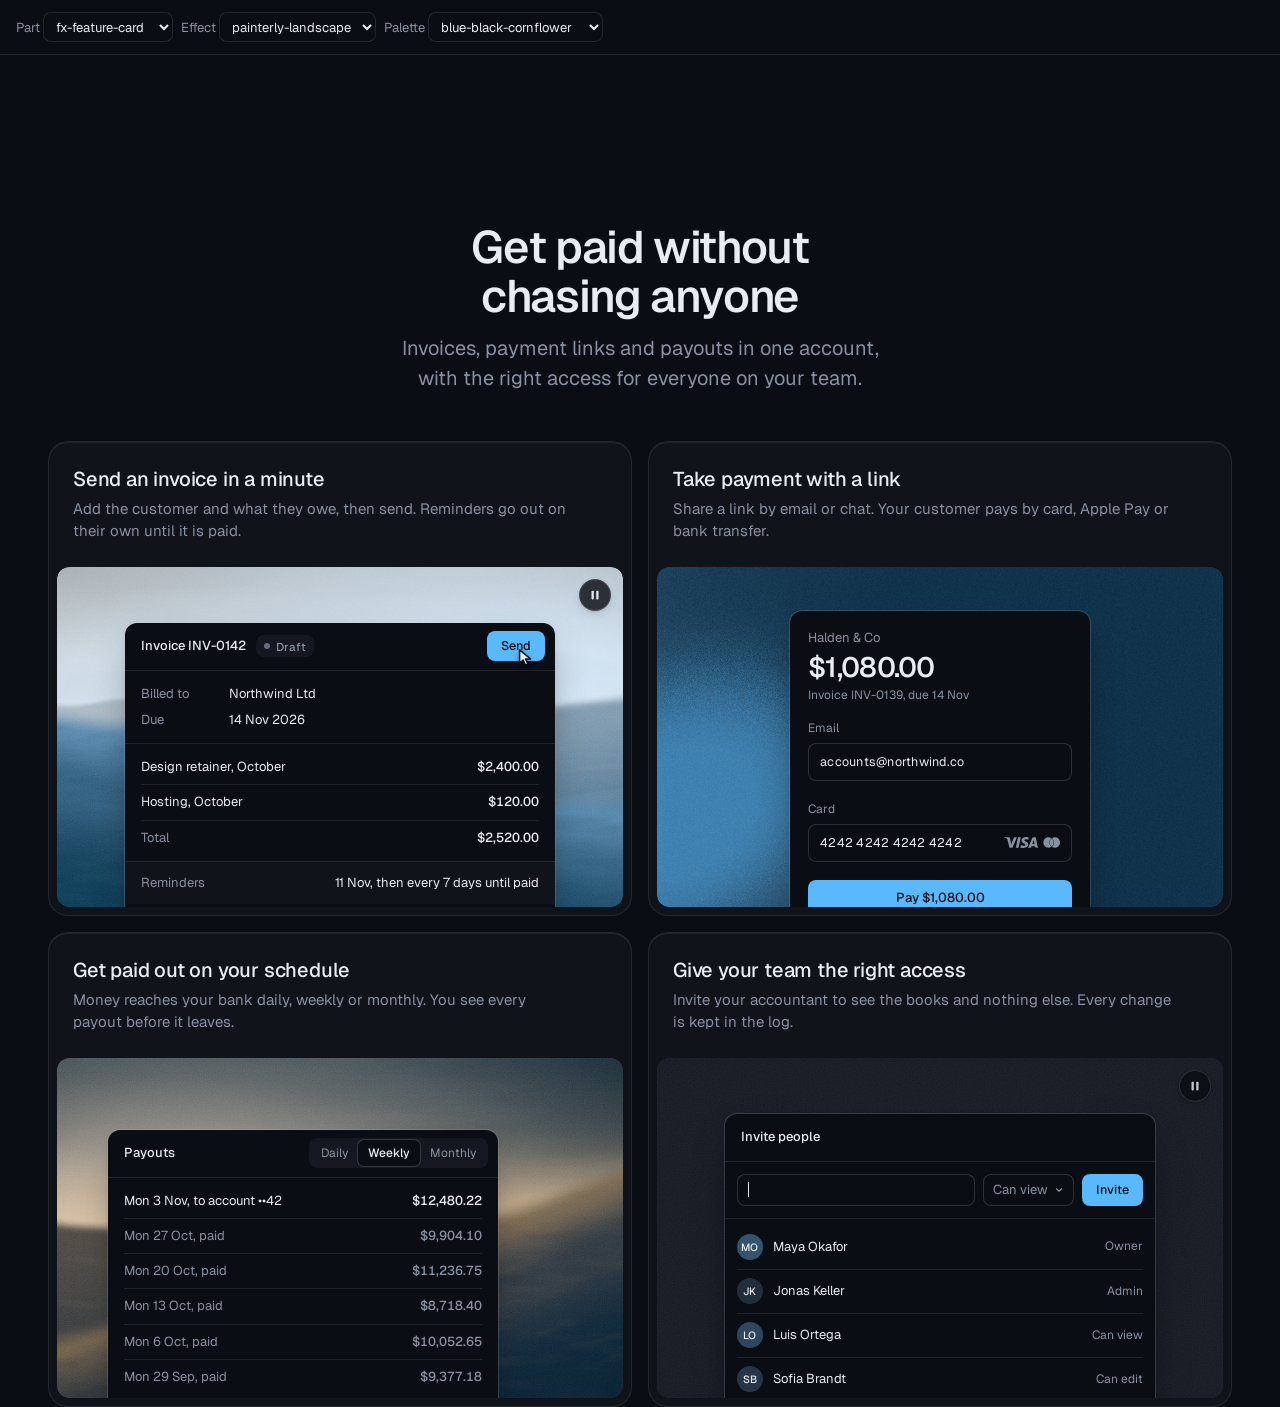
<file: .agents/skills/design-taste-frontend/assets/components/_lab.html>
<!doctype html>
<html lang="en" data-radius="soft">
<head>
<script>window.__tpGlMax = 16;   /* a gallery shows many live effects at once; a page of a site keeps the default 4 (fx.js) */</script>
<meta charset="utf-8">
<meta name="viewport" content="width=device-width, initial-scale=1">
<title>Component lab</title>
<link rel="preconnect" href="https://fonts.googleapis.com">
<link rel="preconnect" href="https://fonts.gstatic.com" crossorigin>
<link href="https://fonts.googleapis.com/css2?family=Geist:wght@100..900&family=Geist+Mono:wght@400..600&display=swap" rel="stylesheet">
<link rel="stylesheet" href="../system.css">
<link rel="stylesheet" href="./base.css">
<style>
  /* one component on its own, with a chosen effect (or object) and palette:
     _lab.html?c=fx-chart&fx=ruled-grounds&palette=white-link-blue&w=640 */
  :root { --font-display: "Geist", system-ui, sans-serif; --font-text: "Geist", system-ui, sans-serif; --font-mono: "Geist Mono", ui-monospace, monospace; --display-weight: 560; --display-tracking: -0.03em; }
  body { min-height: 100vh; margin: 0; }
  .bar { display: flex; flex-wrap: wrap; gap: 8px; align-items: center; padding: 12px 16px; border-bottom: 1px solid var(--line); font: 13px/1.4 var(--font-text); color: var(--muted); }
  .bar select { font: inherit; color: var(--ink); background: var(--bg); border: 1px solid var(--line); border-radius: var(--r-sm); height: 30px; padding: 0 8px; }
  .stage { padding: clamp(16px, 4vw, 48px); margin-inline: auto; }
</style>
</head>
<body>
<div class="bar">
  <label>Part <select id="c"></select></label>
  <label>Effect <select id="fx"></select></label>
  <label>Palette <select id="pal"></select></label>
</div>
<main class="stage" id="stage"></main>
<script type="module">
  import fx from '../effects/fx.js';
  const PARTS = ['fx-feature-card', 'fx-dither-object', 'fx-headline', 'fx-button', 'fx-prompt', 'fx-icon-tiles', 'fx-stat', 'fx-globe', 'fx-map', 'fx-chart', 'fx-bars', 'fx-band', 'fx-spotlight', 'fx-photo', 'fx-avatar', 'fx-search', 'fx-logos', 'fx-tabs', 'fx-pricing', 'fx-progress'];
  const PALETTES = {
    'blue-black-cornflower': { bg: '#0a0d14', surface: '#131824', ink: '#e9edf3', muted: '#8891a1', accent: '#5ab9fc', accentInk: '#0a0d14' },
    'graphite-safety-orange': { bg: '#18191b', surface: '#222427', ink: '#eff0f1', muted: '#9c9ea3', accent: '#ff4a1f', accentInk: '#18191b' },
    'white-link-blue': { bg: '#ffffff', surface: '#f4f4f4', ink: '#111111', muted: '#6b6b6b', accent: '#1a4be0', accentInk: '#ffffff' },
    'moss-sand': { bg: '#ddd6c6', surface: '#d2cab8', ink: '#2a2a26', muted: '#59574e', accent: '#4f6238', accentInk: '#ffffff' },
    'cobalt-field': { bg: '#0034eb', surface: '#002fd6', ink: '#ffffff', muted: '#dfe4f2', accent: '#e9e34a', accentInk: '#111111' },
  };
  const q = new URLSearchParams(location.search);
  const part = PARTS.includes(q.get('c')) ? q.get('c') : PARTS[0];
  const palId = PALETTES[q.get('palette')] ? q.get('palette') : 'blue-black-cornflower';
  const p = PALETTES[palId];
  const s = document.documentElement.style;
  const action = fx.color.contrast(p.accent, p.bg) >= 2.2 ? p.accent : p.ink;
  Object.entries({ '--p-bg': p.bg, '--p-surface': p.surface, '--p-ink': p.ink, '--p-muted': p.muted, '--p-accent': p.accent, '--p-accent-ink': p.accentInk, '--p-action': action, '--p-action-ink': action === p.accent ? p.accentInk : p.bg }).forEach(([k, v]) => s.setProperty(k, v));
  s.colorScheme = fx.color.isDark(p.bg) ? 'dark' : 'light';
  if (q.has('fallback')) fx.config.forceFallback = true;
  // one part at a time: at most 4 live WebGL contexts on this page
  fx.config.maxLive = 4;
  if (q.has('w')) document.getElementById('stage').style.maxWidth = q.get('w') + 'px';

  const base = `./${part}/`;
  const [meta, html, mod] = await Promise.all([fetch(base + 'meta.json').then(r => r.json()), fetch(base + 'component.html').then(r => r.text()), import(base + 'component.js')]);
  const link = Object.assign(document.createElement('link'), { rel: 'stylesheet', href: base + 'component.css' });
  document.head.append(link);
  await new Promise(r => { link.onload = link.onerror = r; });
  const choices = meta.effects?.length ? meta.effects : meta.objects || [];
  const chosen = choices.includes(q.get('fx')) ? q.get('fx') : meta.default;
  const stage = document.getElementById('stage');
  stage.innerHTML = html;
  const root = stage.firstElementChild;
  // the chosen effect goes where the part reads it: data-cx-object, data-cx-fill, or data-cx-effect on the root
  // the dither object: one figure set to the chosen object (one live object, as on a page); no caption under it
  if (meta.objects) {
    const fig = root.matches('[data-cx-object]') ? root : root.querySelector('[data-cx-object]');
    fig.dataset.cxObject = chosen;
    if (q.get('render') === 'studio') fig.dataset.cxRender = 'studio';
    fig.querySelector('.cx-obj__stage').removeAttribute('aria-label');
    fig.style.maxWidth = '720px';
  }
  // without ?fx= the markup keeps its own effects (the feature card mixes a landscape and a grain: setting
  // the default on every panel would paint the grain panel as a landscape too)
  else if (!choices.includes(q.get('fx'))) { /* as written */ }
  else if (root.querySelector('[data-cx-fill]')) root.querySelectorAll('[data-cx-fill]').forEach(el => { el.dataset.cxFill = chosen; });
  else if (root.querySelector('[data-cx-effect]')) root.querySelectorAll('[data-cx-effect]').forEach(el => { el.dataset.cxEffect = chosen; });
  else root.dataset.cxEffect = chosen;
  // the map draws its baked streets; an effect named with ?fx= shows its fallback ground (no map data) instead
  if (part === 'fx-map' && choices.includes(q.get('fx'))) delete root.dataset.cxMap;
  await document.fonts.ready;
  window.__part = mod.default(root);
  setTimeout(() => { document.documentElement.dataset.ready = '1'; }, 1200);

  const fill = (sel, list, cur, key) => {
    const el = document.getElementById(sel);
    el.innerHTML = list.map(v => `<option${v === cur ? ' selected' : ''}>${v}</option>`).join('');
    el.addEventListener('change', () => { q.set(key, el.value); if (key === 'c') q.delete('fx'); location.search = q.toString(); });
  };
  fill('c', PARTS, part, 'c');
  // a part whose default is none (the map's streets, the photograph as it is) lists none first, so the
  // select never shows an effect that is not on
  fill('fx', meta.default === 'none' ? ['none', ...choices] : choices, chosen, 'fx');
  fill('pal', Object.keys(PALETTES), palId, 'palette');
</script>
</body>
</html>
</file>
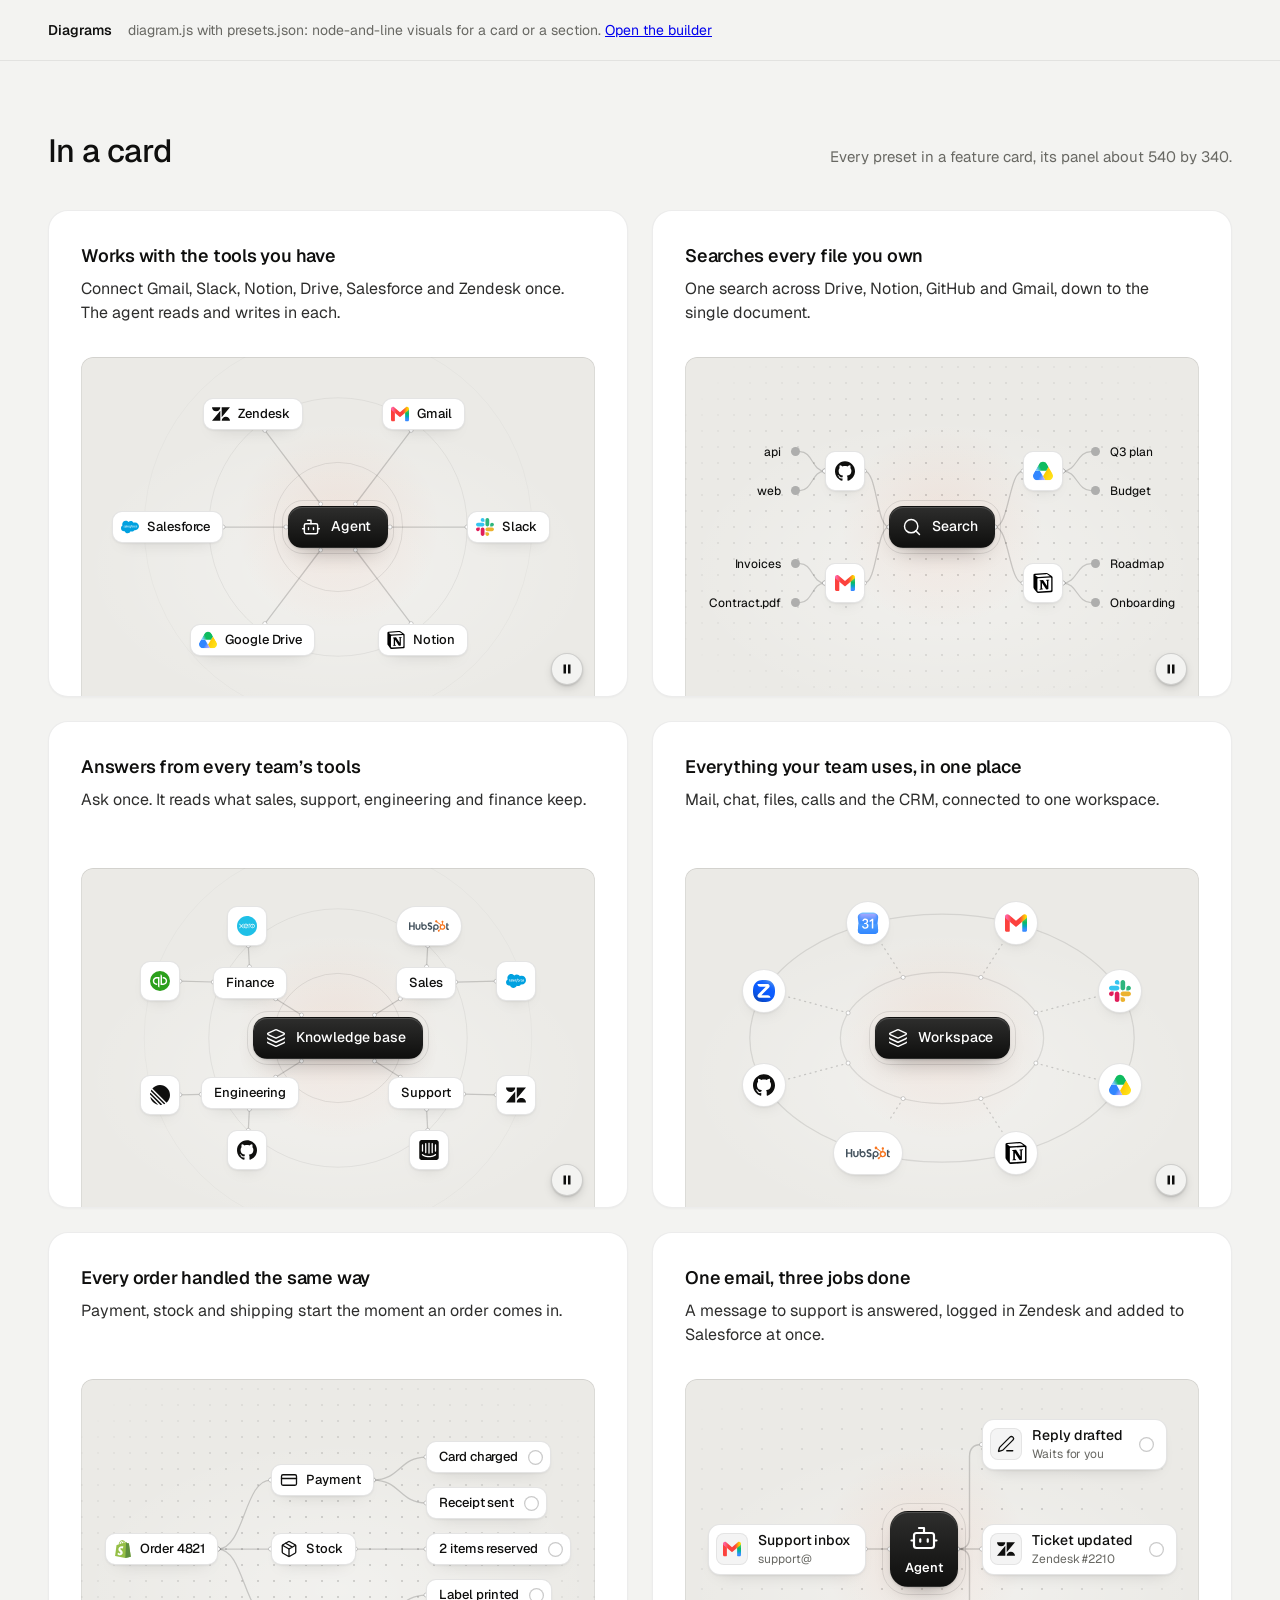
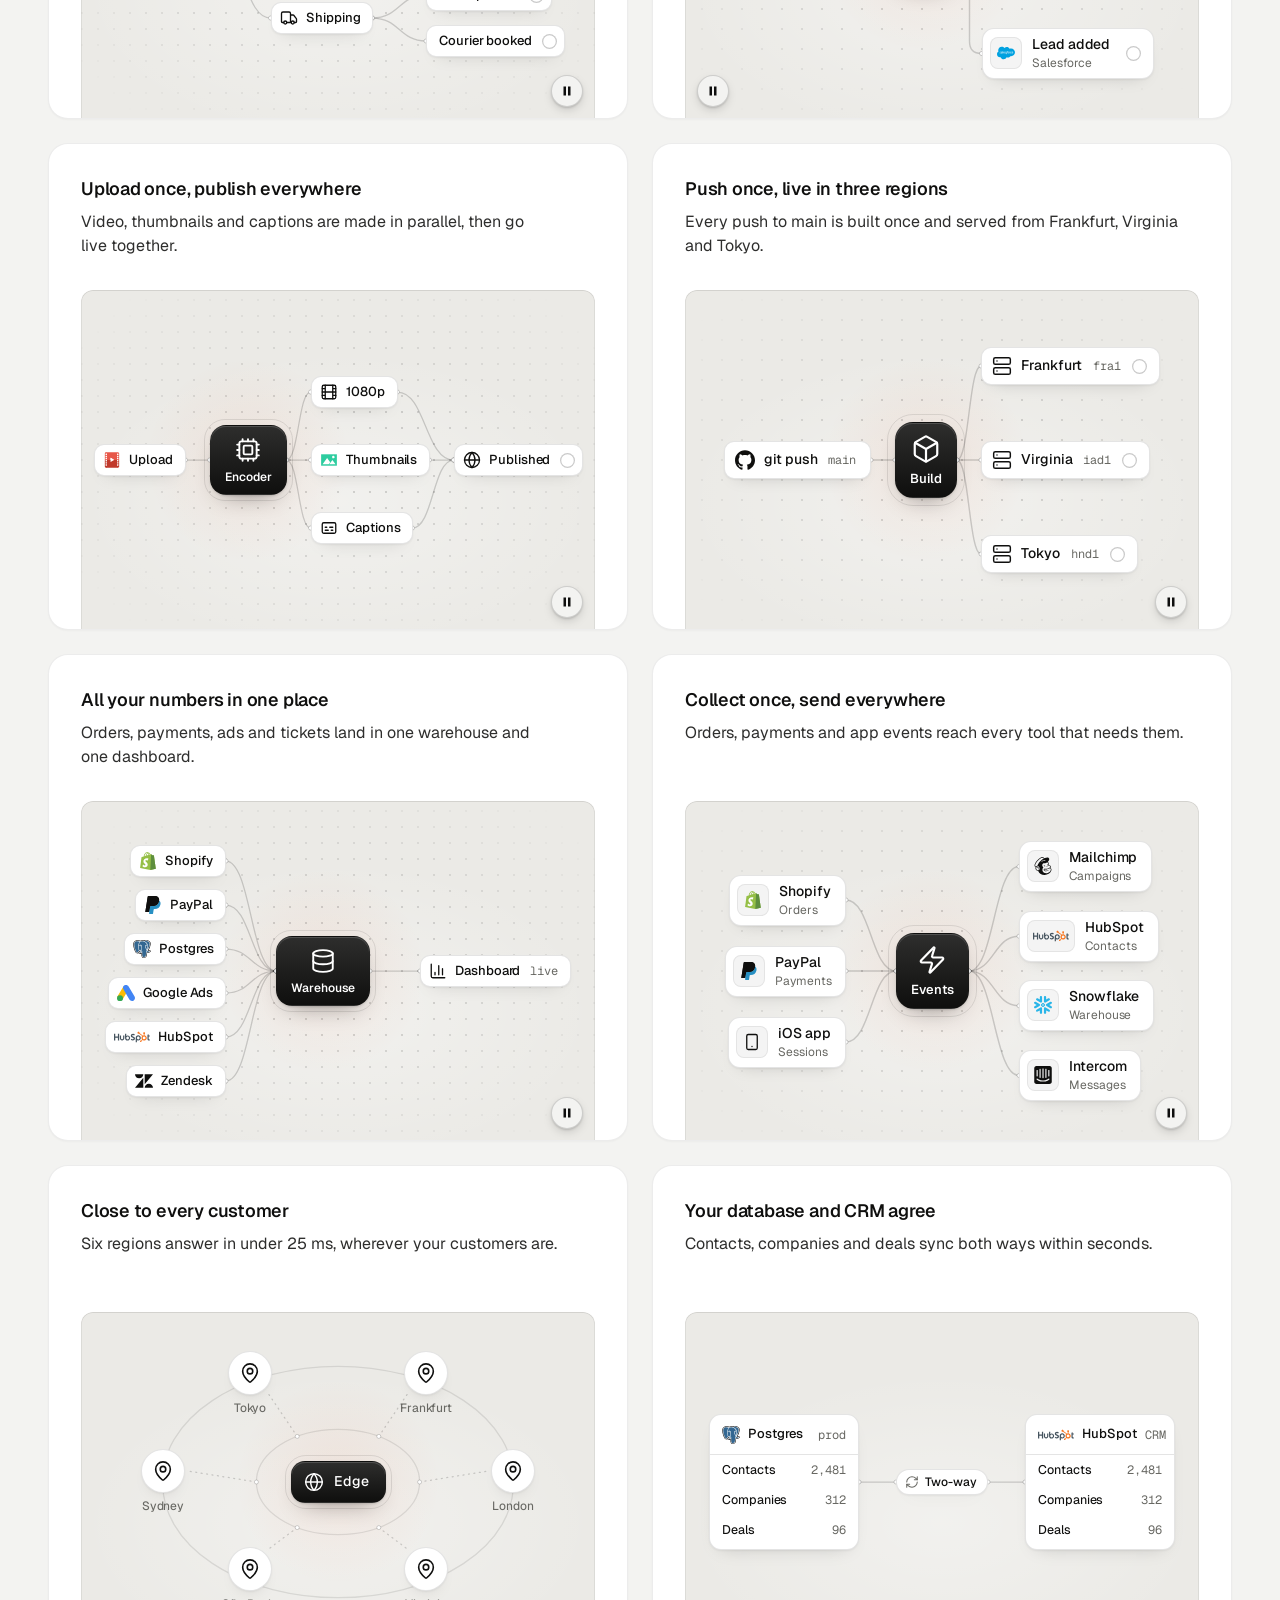
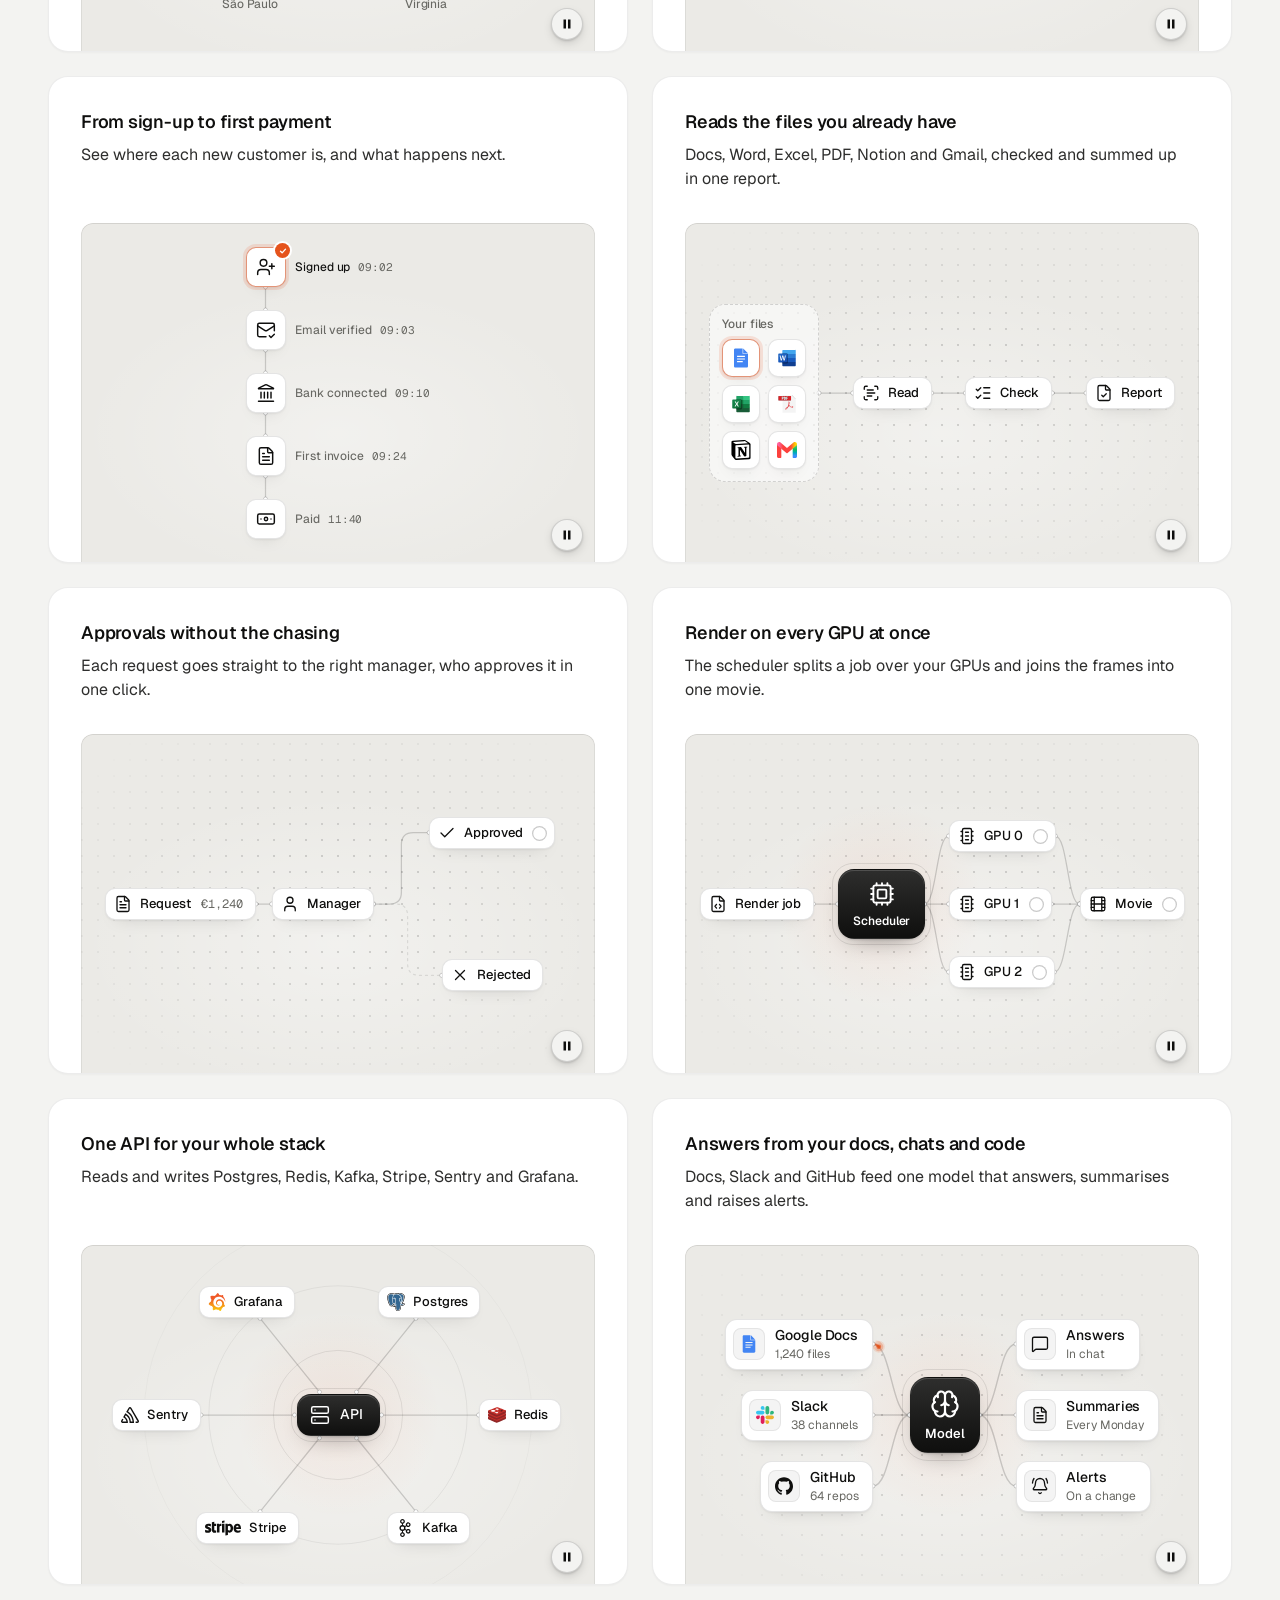
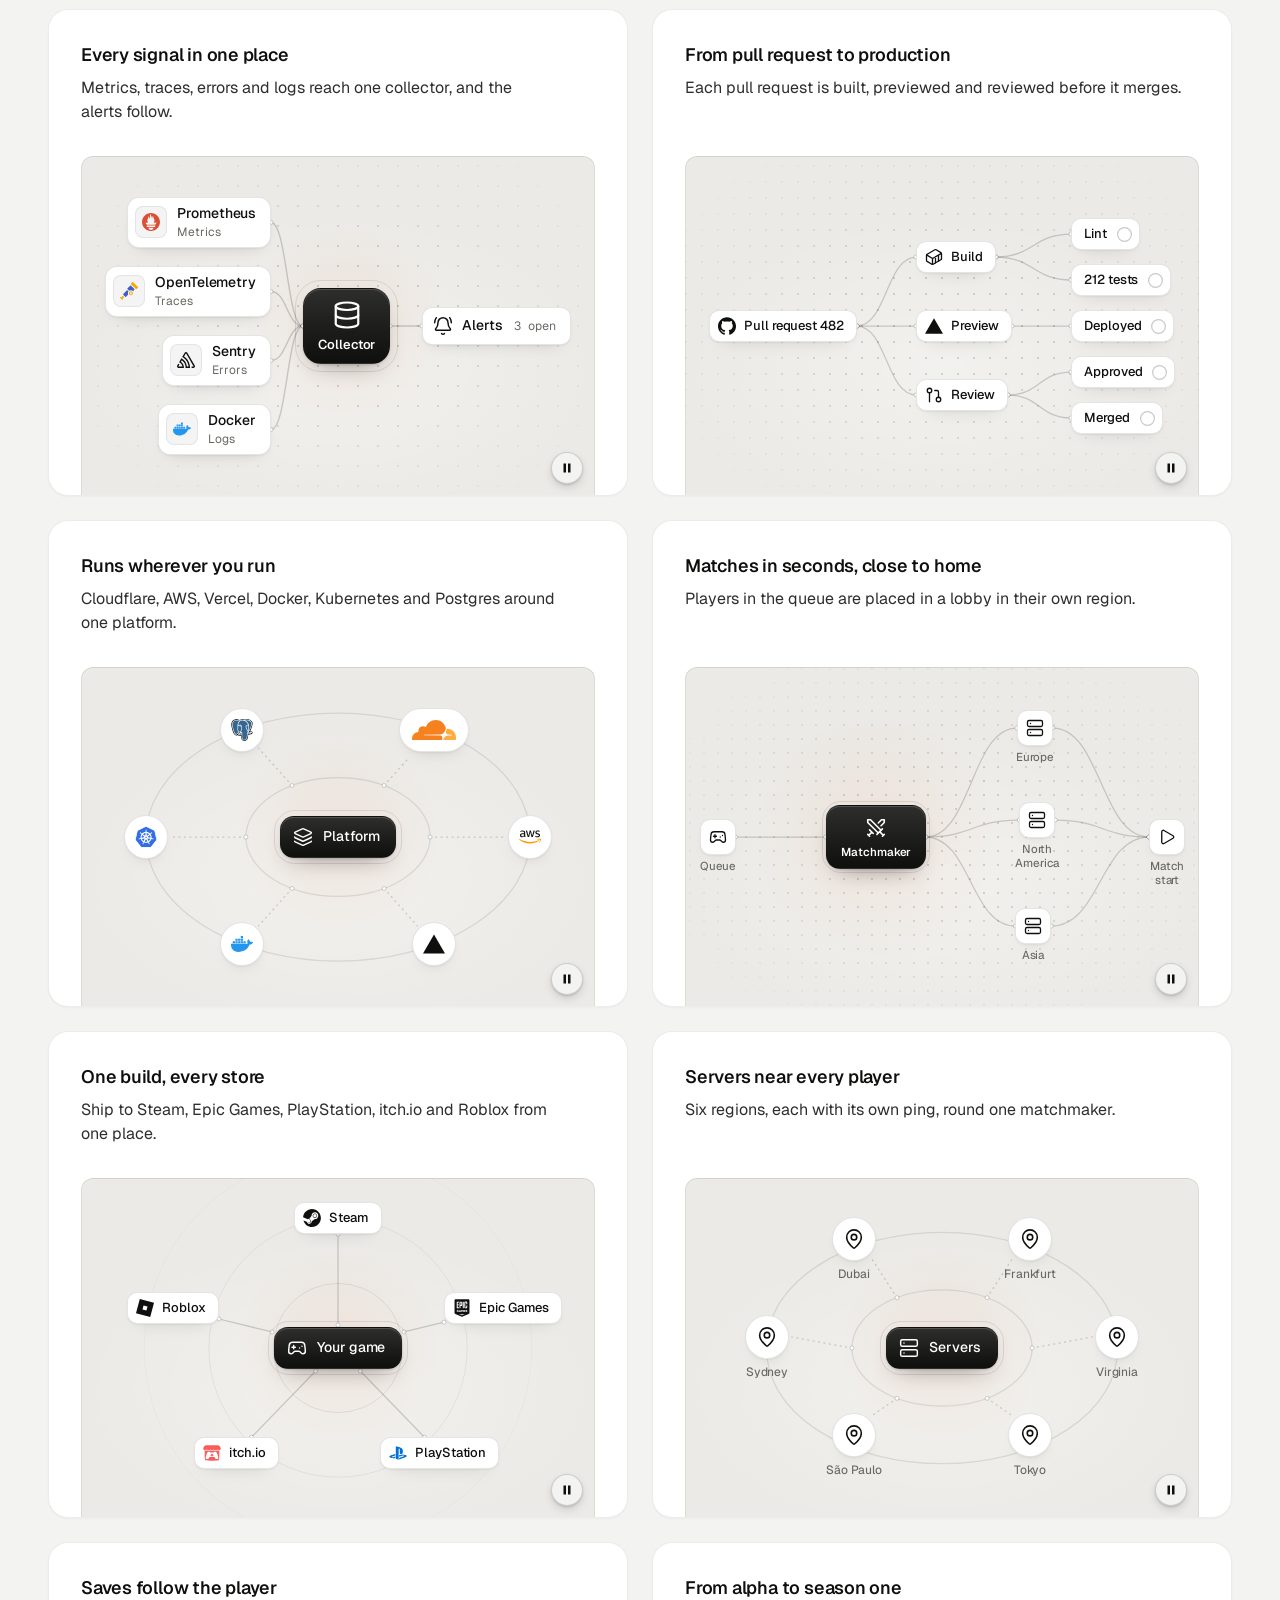
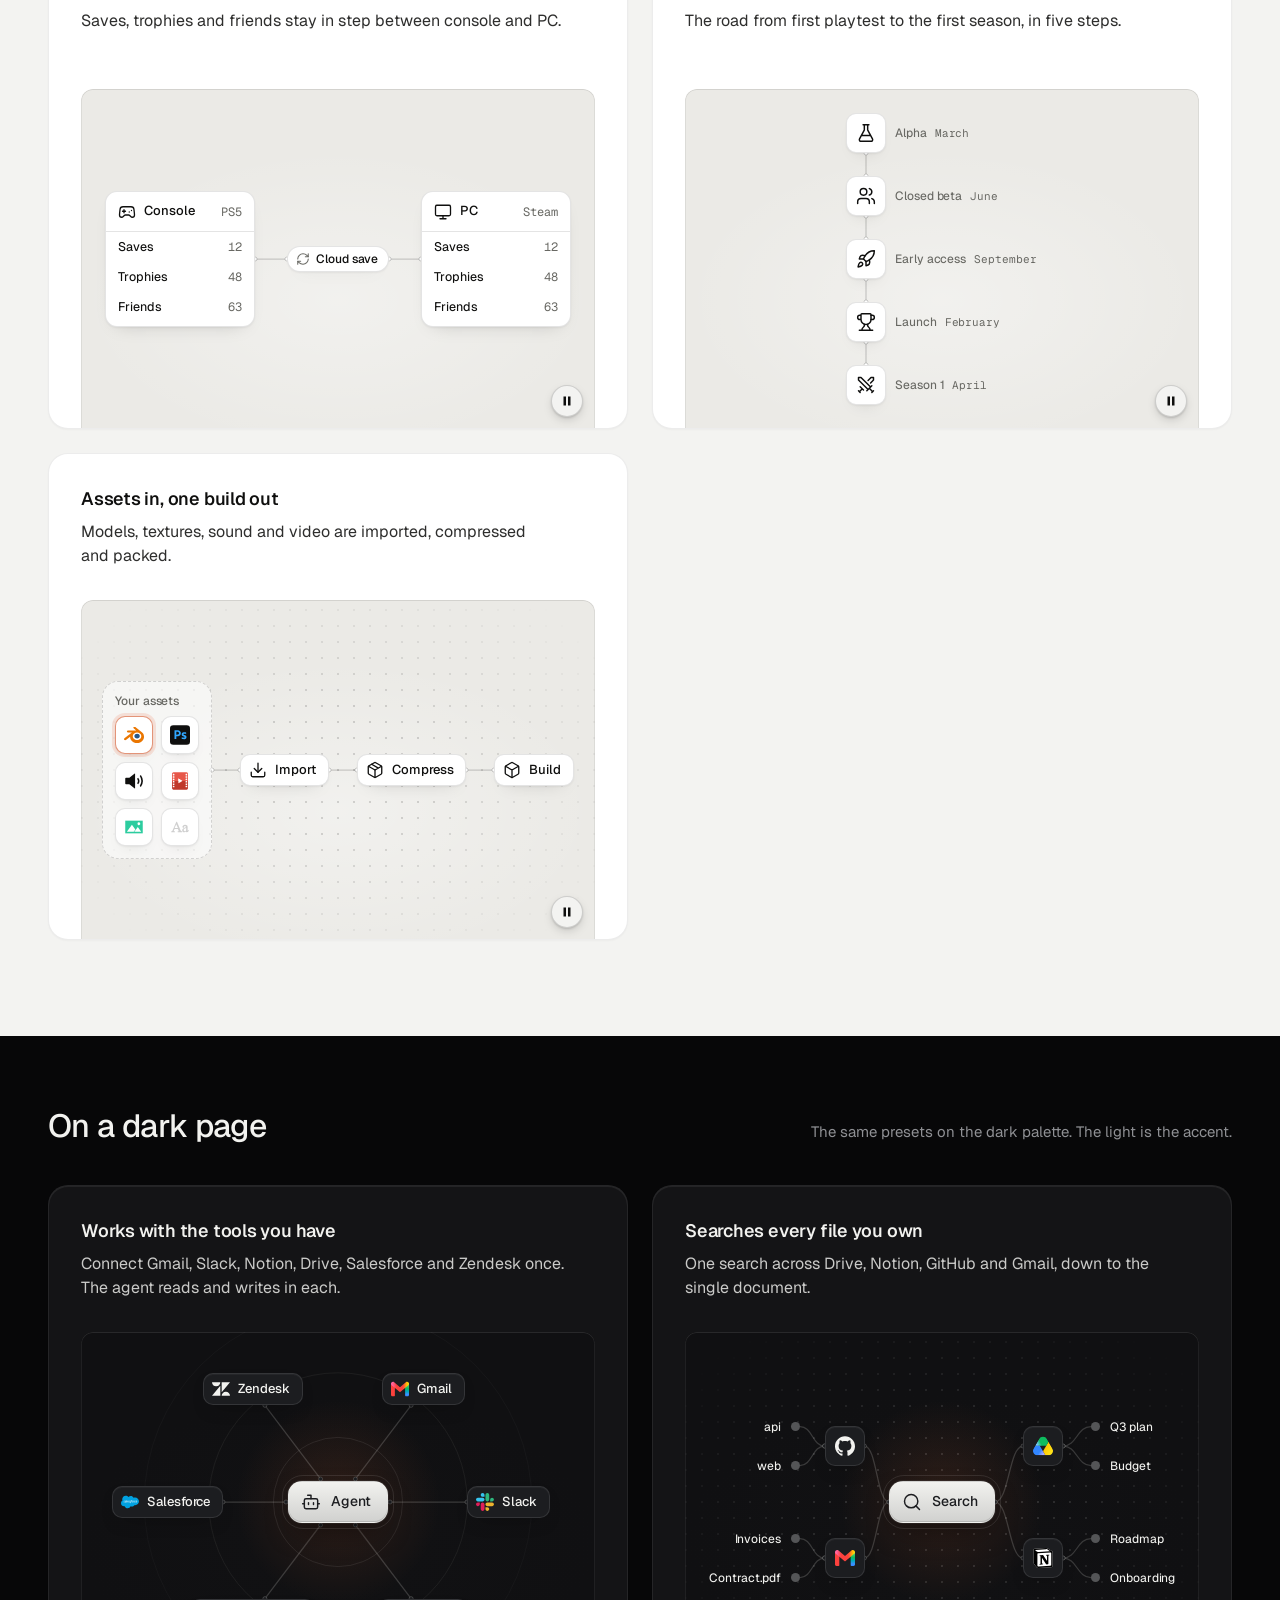
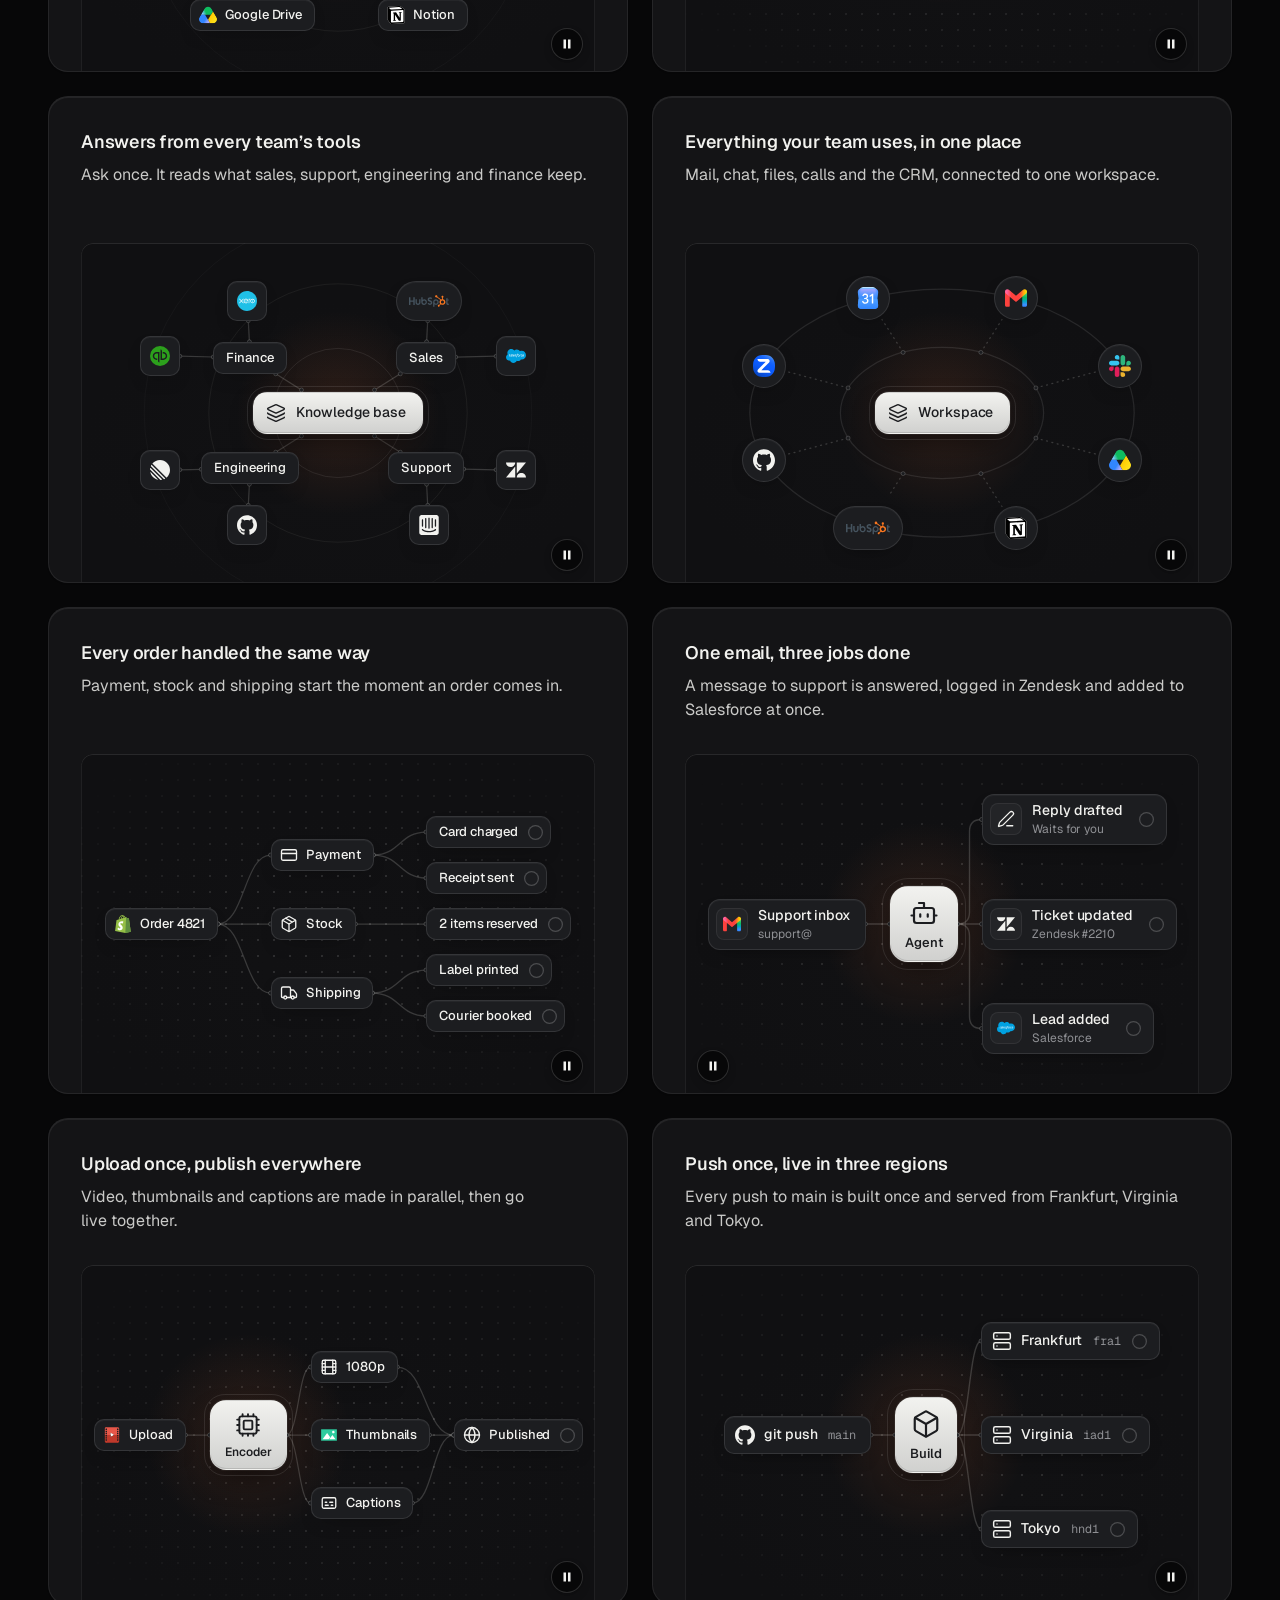
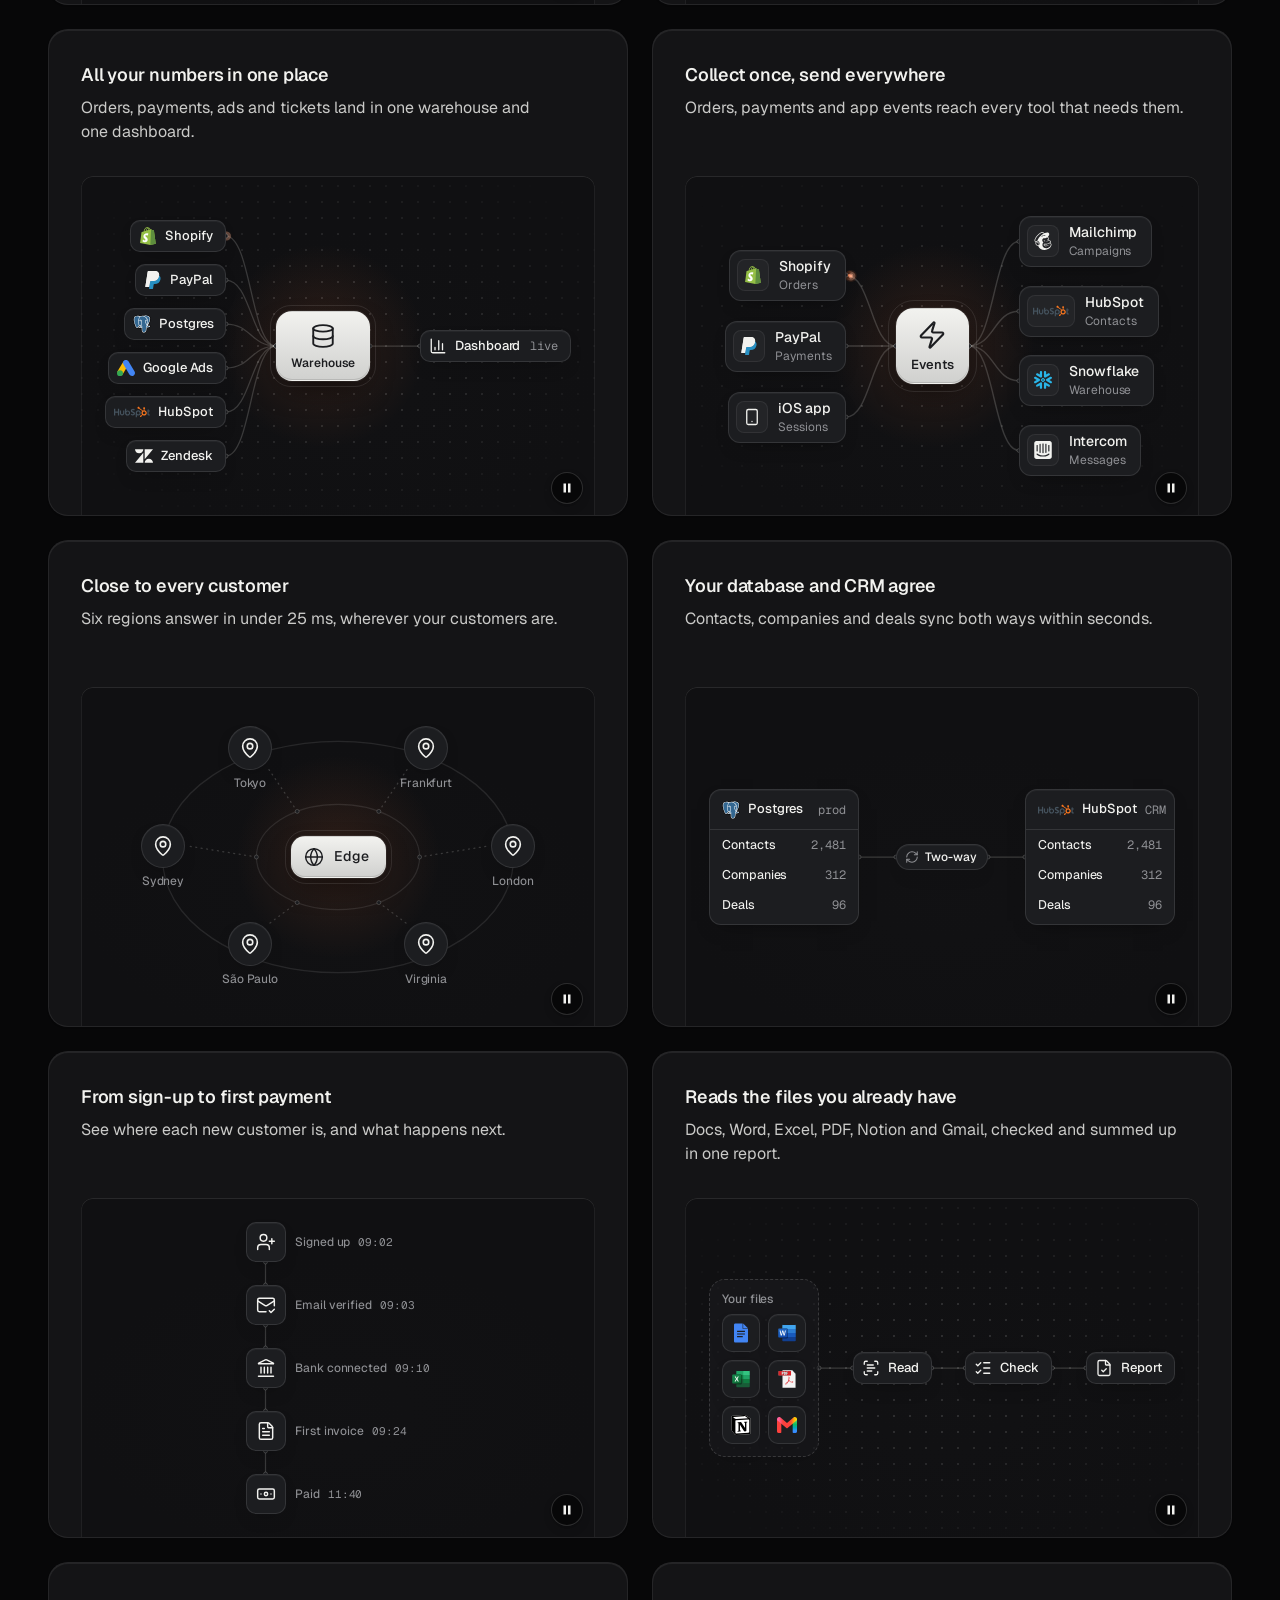
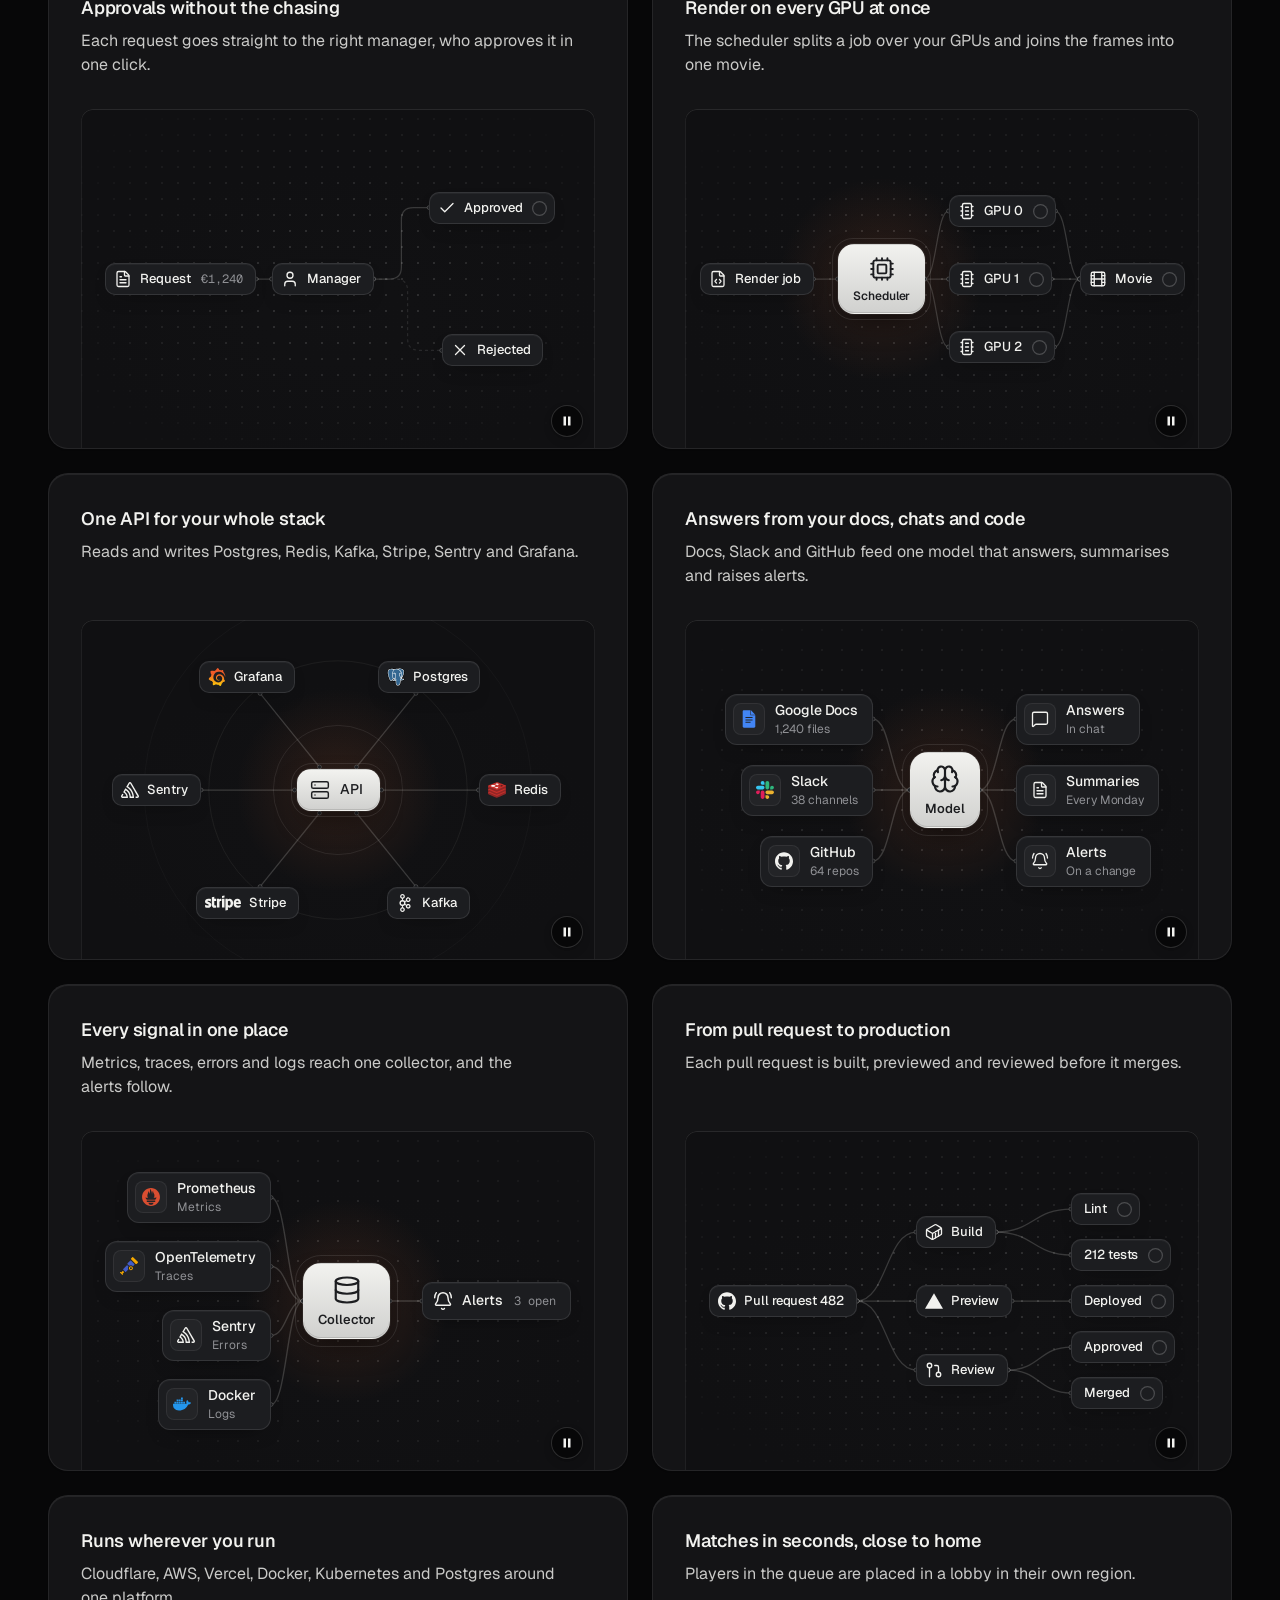
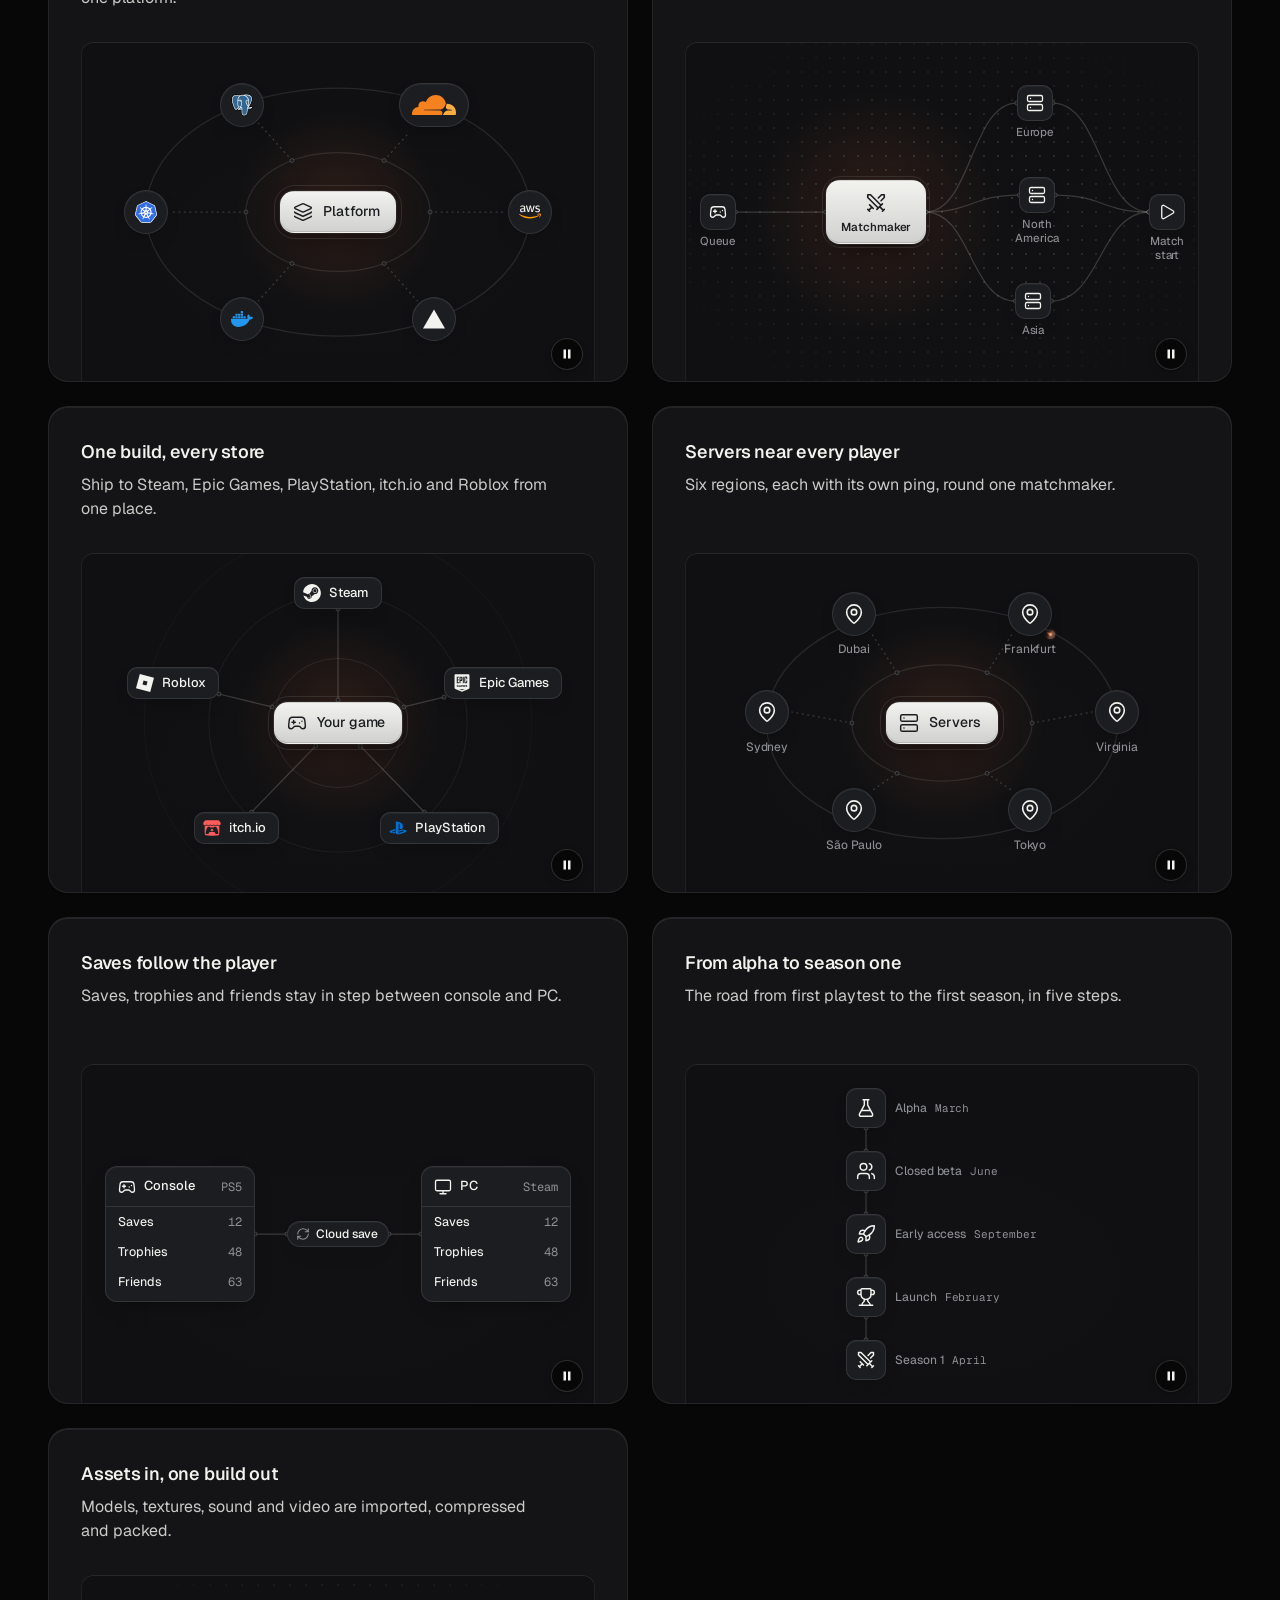
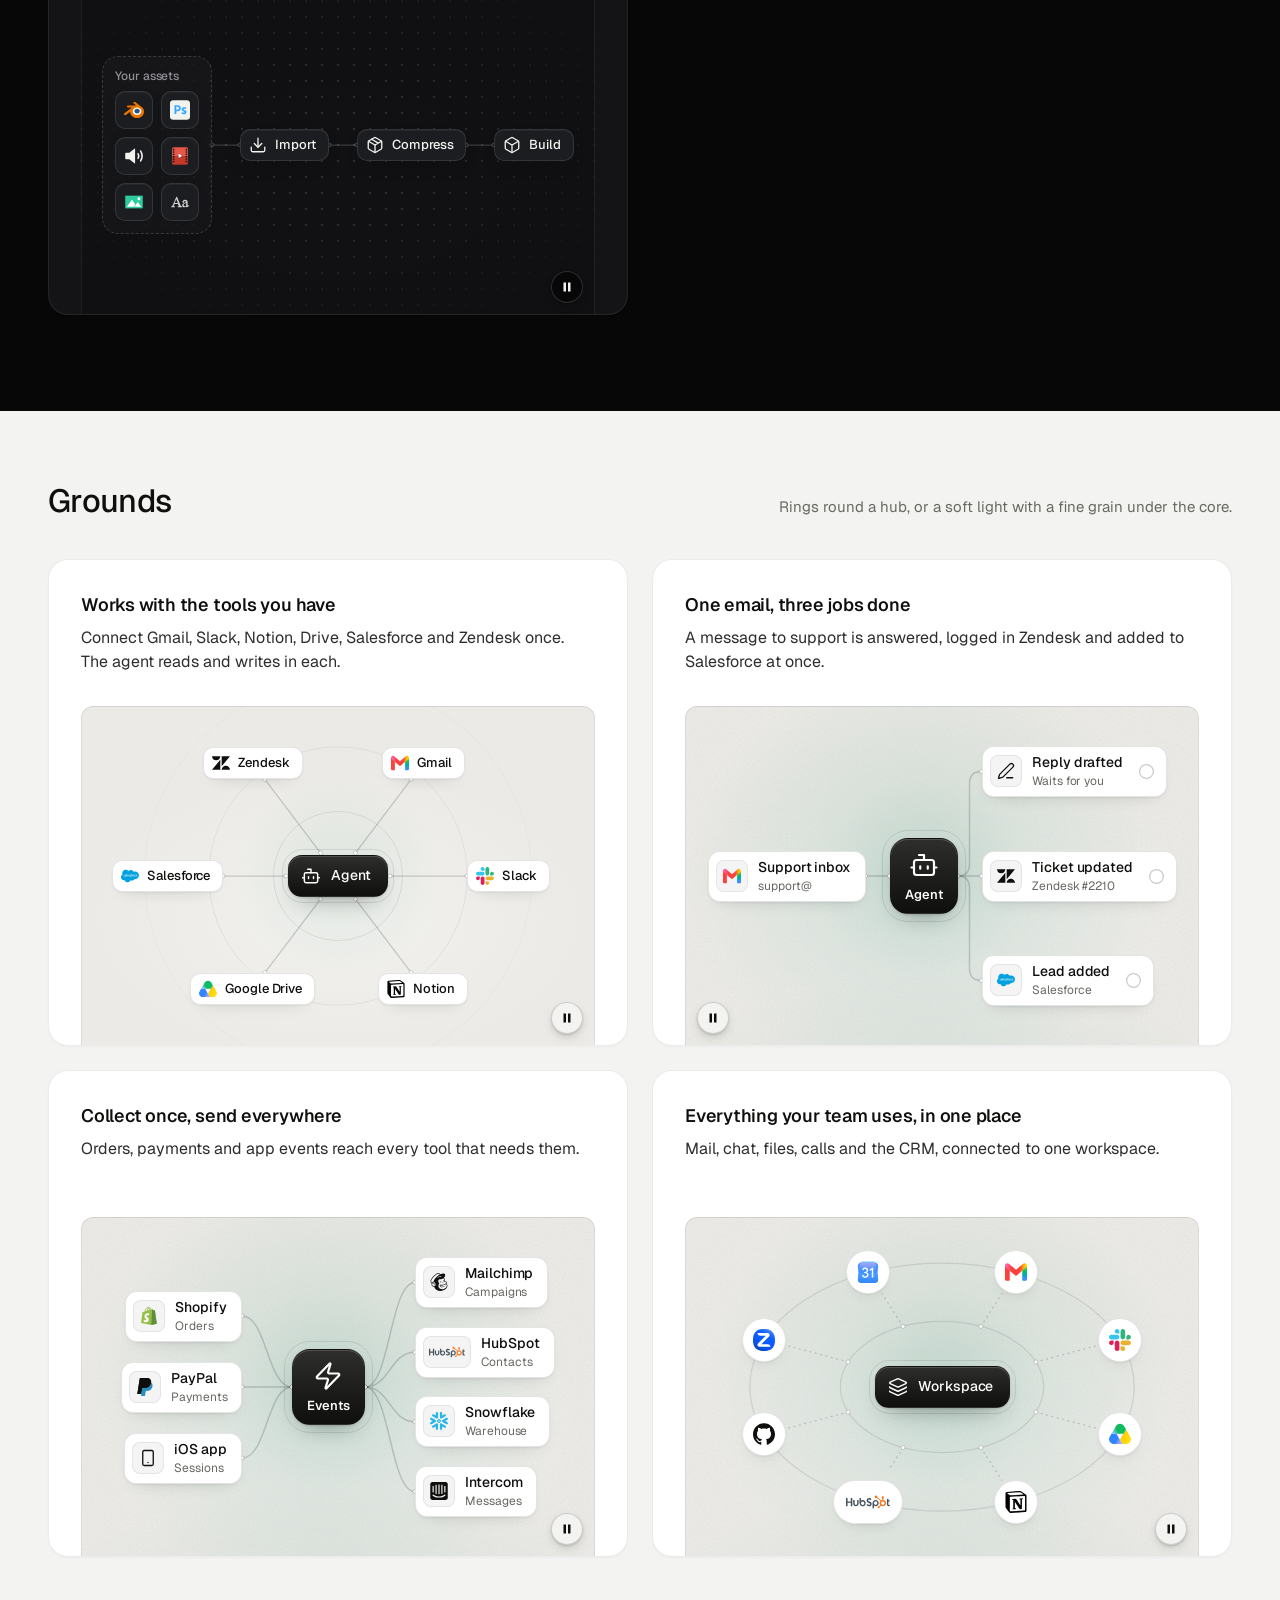
<file: .agents/skills/design-taste-frontend/assets/diagrams/demo.html>
<!doctype html>
<html lang="en">
<head>
<meta charset="utf-8">
<meta name="viewport" content="width=device-width, initial-scale=1">
<title>Diagrams</title>
<link rel="preconnect" href="https://fonts.googleapis.com">
<link rel="preconnect" href="https://fonts.gstatic.com" crossorigin>
<link href="https://fonts.googleapis.com/css2?family=Geist:wght@300..700&family=Geist+Mono:wght@400;500&display=swap" rel="stylesheet">
<link rel="stylesheet" href="../ui/cards.css">
<link rel="stylesheet" href="diagram.css">
<style>
  /* two page palettes (the same as assets/ui/cards.html); every colour of the cards and the diagrams
     comes from these */
  :root {
    --font-text: "Geist", system-ui, sans-serif;
    --font-display: "Geist", system-ui, sans-serif;
    --font-mono: "Geist Mono", ui-monospace, monospace;
  }
  [data-theme="light"] {
    --bg: #f3f3f1; --card: #ffffff; --ink: #0f0f0e; --muted: #686863; --accent: #e5531c; --accent-ink: #ffffff; --frag: #ffffff; --ground-bg: #ebeae6; --ground-accent: #dcd9d0;
  }
  [data-theme="light"][data-accent="blue"] { --accent: #2456e8; }
  [data-theme="light"][data-accent="green"] { --accent: #16825d; }
  [data-theme="dark"] {
    --bg: #070708; --card: #141416; --ink: #f2f2ef; --muted: #8f9094; --accent: #ff7a3c; --accent-ink: #120c08; --frag: #1c1d20; --ground-bg: #101012; --ground-accent: #232326;
  }
  [data-theme="dark"][data-accent="white"] { --accent: #f2f2ef; --accent-ink: #0b0b0c; }
  [data-theme="dark"][data-accent="green"] { --accent: #3ccf8e; --accent-ink: #06130d; }
  * { box-sizing: border-box; }
  html, body { margin: 0; }
  body { font-family: var(--font-text); background: #f3f3f1; color: #0f0f0e; -webkit-font-smoothing: antialiased; }
  .set { background: var(--bg); color: var(--ink); padding: 72px 0 96px; }
  .wrap { max-width: 1232px; margin: 0 auto; padding: 0 24px; }
  .head { display: flex; align-items: baseline; justify-content: space-between; gap: 24px; margin-bottom: 40px; }
  .head h2 { margin: 0; font: 500 32px/1.15 var(--font-display); letter-spacing: -0.02em; }
  .head p { margin: 0; color: var(--muted); font-size: 15px; max-width: 46ch; }
  .grid { display: grid; grid-template-columns: repeat(2, minmax(0, 1fr)); gap: 24px; }
  .grid--one { grid-template-columns: minmax(0, 1fr); }
  /* the panel heights of the brief: a card panel about 340 high, a section panel 560 */
  .card > .panel { --p-h: 340px; }
  .card--wide > .panel { --p-h: 560px; }
  .item { display: flex; flex-direction: column; gap: 10px; min-width: 0; }
  .item > .card { flex: 1; }
  .item > code { font: 400 12px/1 var(--font-mono); color: var(--muted); padding-left: 4px; }
  .top { background: #f3f3f1; border-bottom: 1px solid rgb(0 0 0 / .07); }
  .top .wrap { display: flex; align-items: center; gap: 16px; height: 60px; font-size: 14px; }
  .top b { font-weight: 560; }
  .top span { color: #686863; }
  /* a held moment (?dg=rest or mid) shows its end state at once, for screenshots */
  .dg-hold .dg *, .dg-hold .dg *::before, .dg-hold .dg *::after { transition: none !important; animation: none !important; }
  @media (max-width: 1023px) { .grid { grid-template-columns: minmax(0, 1fr); } }
  @media (max-width: 639px) {
    .set { padding: 48px 0 64px; }
    .wrap { padding: 0 16px; }
    .head { flex-direction: column; gap: 8px; margin-bottom: 28px; }
    .head h2 { font-size: 26px; }
    .card > .panel { --p-h: 300px; }
    .card--wide > .panel { --p-h: 420px; }
  }
</style>
</head>
<body data-icon-base="../icons/demo/">
<!-- icons load from ../icons/demo/ (every curated icon, written by scripts/icons.mjs fetch --all). A real page loads them from assets/icons/, filled once with:
     node scripts/icons.mjs scan index.html --out assets/icons -->
<header class="top"><div class="wrap"><b>Diagrams</b><span>diagram.js with presets.json: node-and-line visuals for a card or a section. <a href="lab.html">Open the builder</a></span></div></header>
<main id="sets"></main>

<script type="module">
  import dg from './diagram.js';

  // plain card copy for the demo only (a page writes its own)
  const COPY = {
    'hub-tools': ['Works with the tools you have', 'Connect Gmail, Slack, Notion, Drive, Salesforce and Zendesk once. The agent reads and writes in each.'],
    'hub-branches': ['Searches every file you own', 'One search across Drive, Notion, GitHub and Gmail, down to the single document.'],
    'hub-web': ['Answers from every team’s tools', 'Ask once. It reads what sales, support, engineering and finance keep.'],
    'ring-apps': ['Everything your team uses, in one place', 'Mail, chat, files, calls and the CRM, connected to one workspace.'],
    'tree-orders': ['Every order handled the same way', 'Payment, stock and shipping start the moment an order comes in.'],
    'lanes-agent': ['One email, three jobs done', 'A message to support is answered, logged in Zendesk and added to Salesforce at once.'],
    'lanes-media': ['Upload once, publish everywhere', 'Video, thumbnails and captions are made in parallel, then go live together.'],
    'lanes-deploy': ['Push once, live in three regions', 'Every push to main is built once and served from Frankfurt, Virginia and Tokyo.'],
    'fanin-warehouse': ['All your numbers in one place', 'Orders, payments, ads and tickets land in one warehouse and one dashboard.'],
    'bowtie-events': ['Collect once, send everywhere', 'Orders, payments and app events reach every tool that needs them.'],
    'ring-regions': ['Close to every customer', 'Six regions answer in under 25 ms, wherever your customers are.'],
    'sync-crm': ['Your database and CRM agree', 'Contacts, companies and deals sync both ways within seconds.'],
    'timeline-onboarding': ['From sign-up to first payment', 'See where each new customer is, and what happens next.'],
    'grid-documents': ['Reads the files you already have', 'Docs, Word, Excel, PDF, Notion and Gmail, checked and summed up in one report.'],
    'free-approval': ['Approvals without the chasing', 'Each request goes straight to the right manager, who approves it in one click.'],
    'lanes-render': ['Render on every GPU at once', 'The scheduler splits a job over your GPUs and joins the frames into one movie.'],
    'hub-stack': ['One API for your whole stack', 'Reads and writes Postgres, Redis, Kafka, Stripe, Sentry and Grafana.'],
    'bowtie-model': ['Answers from your docs, chats and code', 'Docs, Slack and GitHub feed one model that answers, summarises and raises alerts.'],
    'fanin-telemetry': ['Every signal in one place', 'Metrics, traces, errors and logs reach one collector, and the alerts follow.'],
    'tree-release': ['From pull request to production', 'Each pull request is built, previewed and reviewed before it merges.'],
    'ring-edge': ['Runs wherever you run', 'Cloudflare, AWS, Vercel, Docker, Kubernetes and Postgres around one platform.'],
    'lanes-matchmaking': ['Matches in seconds, close to home', 'Players in the queue are placed in a lobby in their own region.'],
    'hub-stores': ['One build, every store', 'Ship to Steam, Epic Games, PlayStation, itch.io and Roblox from one place.'],
    'ring-servers': ['Servers near every player', 'Six regions, each with its own ping, round one matchmaker.'],
    'sync-saves': ['Saves follow the player', 'Saves, trophies and friends stay in step between console and PC.'],
    'timeline-season': ['From alpha to season one', 'The road from first playtest to the first season, in five steps.'],
    'grid-assets': ['Assets in, one build out', 'Models, textures, sound and video are imported, compressed and packed.'],
  };
  const q = new URLSearchParams(location.search);
  const only = q.get('ids') ? q.get('ids').split(',') : null;
  const themes = q.get('theme') ? q.get('theme').split(',') : ['light', 'dark'];
  const type = q.get('type');                // software | tech | gaming | product | service
  const show = q.get('show') || 'all';      // all | cards | grounds | sections
  const groundAll = q.get('ground');         // ?ground=glow tries one ground on every card

  const presets = await dg.presets();
  const ids = Object.keys(presets).filter(id => (!only || only.includes(id)) && (!type || (presets[id].types || []).includes(type)));
  const root = document.getElementById('sets');

  const card = (id, cls = '', opts = null) => {
    const [t, p] = COPY[id] || [id, ''];
    const wrap = document.createElement('div');
    wrap.className = 'item';
    const a = document.createElement('article');
    a.className = 'card card--row ' + cls;
    a.innerHTML = `<h3></h3><p></p><div class="panel"><div class="dg" data-diagram="${id}"></div></div>`;
    a.querySelector('h3').textContent = t;
    a.querySelector('p').textContent = p;
    const o = { ...(opts || {}), ...(groundAll ? { ground: groundAll } : {}) };
    if (Object.keys(o).length) a.querySelector('.dg').dataset.diagramOpts = JSON.stringify(o);
    a.dataset.preset = id;
    wrap.append(a);
    if (q.get('labels')) { const code = document.createElement('code'); code.textContent = id + (o.ground ? ` · ground ${o.ground}` : ''); wrap.append(code); }
    return wrap;
  };
  const set = (theme, title, text, list, wideCards, accent) => {
    const sec = document.createElement('section');
    sec.className = 'set';
    sec.dataset.theme = theme;
    if (accent) sec.dataset.accent = accent;
    sec.innerHTML = `<div class="wrap"><div class="head"><h2></h2><p></p></div><div class="grid${wideCards ? ' grid--one' : ''}"></div></div>`;
    sec.querySelector('h2').textContent = title;
    sec.querySelector('.head p').textContent = text;
    const grid = sec.querySelector('.grid');
    list.forEach(x => { const [id, o] = Array.isArray(x) ? x : [x, null]; if (presets[id]) grid.appendChild(card(id, wideCards ? 'card--wide' : '', o)); });
    root.appendChild(sec);
  };
  if (show === 'all' || show === 'cards') {
    if (themes.includes('light')) set('light', 'In a card', 'Every preset in a feature card, its panel about 540 by 340.', ids);
    if (themes.includes('dark')) set('dark', 'On a dark page', 'The same presets on the dark palette. The light is the accent.', ids);
  }
  if (show === 'all' || show === 'grounds') {
    const g = [['hub-tools', { ground: 'rings' }], ['lanes-agent', { ground: 'glow' }], ['bowtie-events', { ground: 'glow dots' }], ['ring-apps', { ground: 'glow' }]]
      .filter(([id]) => !only || only.includes(id));
    if (themes.includes('light')) set('light', 'Grounds', 'Rings round a hub, or a soft light with a fine grain under the core.', g, false, 'green');
    if (themes.includes('dark')) set('dark', 'Grounds, dark', 'The same grounds on the dark palette.', g, false, 'green');
  }
  if (show === 'all' || show === 'sections') {
    const wl = ['lanes-agent', 'bowtie-events'].filter(id => !only || only.includes(id));
    const wd = ['hub-branches', 'sync-crm'].filter(id => !only || only.includes(id));
    if (themes.includes('light')) set('light', 'In a section', 'The same specs at section size, about 1170 by 560. Nodes with a line become cards.', wl, true, 'blue');
    if (themes.includes('dark')) set('dark', 'Section, dark', 'A white light on the dark palette.', wd, true, 'white');
  }

  const all = await dg.auto(document);
  window.__dg = all;
  await document.fonts.ready;
  await dg.ready();
  // ?dg=rest holds every diagram at rest, ?dg=mid at its busiest moment (screenshots)
  const hold = q.get('dg');
  if (hold) { document.documentElement.classList.add('dg-hold'); all.forEach(d => d.seek(hold === 'rest' ? d.T - 0.05 : d.stillT)); }
  requestAnimationFrame(() => { document.documentElement.dataset.ready = '1'; });
</script>
</body>
</html>
</file>
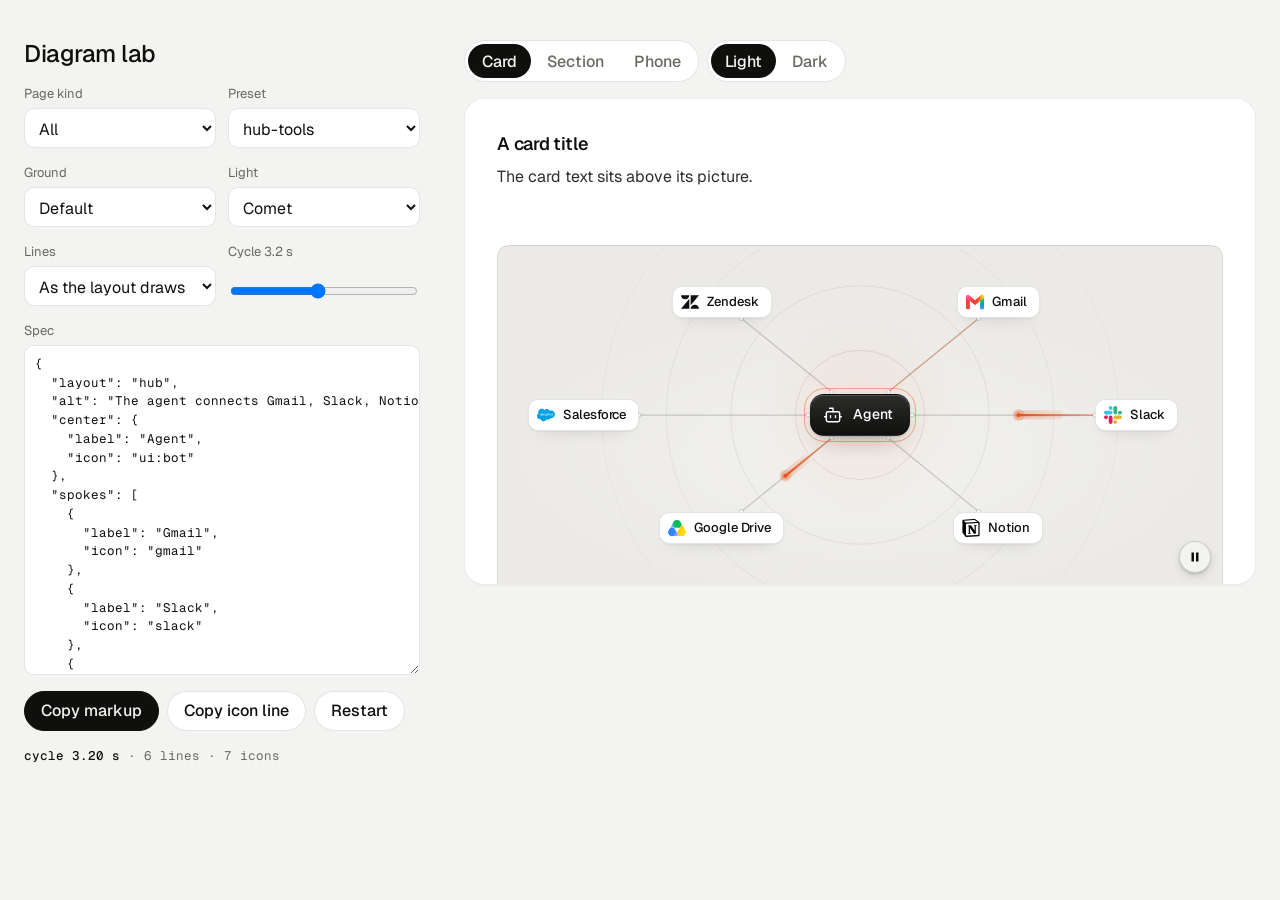
<file: .agents/skills/design-taste-frontend/assets/diagrams/lab.html>
<!doctype html>
<html lang="en">
<head>
<meta charset="utf-8">
<meta name="viewport" content="width=device-width, initial-scale=1">
<title>Diagram lab</title>
<link rel="preconnect" href="https://fonts.googleapis.com">
<link rel="preconnect" href="https://fonts.gstatic.com" crossorigin>
<link href="https://fonts.googleapis.com/css2?family=Geist:wght@300..700&family=Geist+Mono:wght@400;500&display=swap" rel="stylesheet">
<link rel="stylesheet" href="../ui/cards.css">
<link rel="stylesheet" href="diagram.css">
<style>
  /* The builder: pick a preset, change the JSON or the controls, see the card at once, copy the markup. Not part of a page. */
  :root { --font-text: "Geist", system-ui, sans-serif; --font-display: "Geist", system-ui, sans-serif; --font-mono: "Geist Mono", ui-monospace, monospace; }
  [data-theme="light"] { --bg: #f3f3f1; --card: #ffffff; --ink: #0f0f0e; --muted: #686863; --accent: #e5531c; --accent-ink: #ffffff; --frag: #ffffff; --ground-bg: #ebeae6; --ground-accent: #dcd9d0; --line: rgb(0 0 0 / .1); --field: #ffffff; }
  [data-theme="light"][data-accent="blue"] { --accent: #2456e8; }
  [data-theme="light"][data-accent="green"] { --accent: #16825d; }
  [data-theme="dark"] { --bg: #070708; --card: #141416; --ink: #f2f2ef; --muted: #8f9094; --accent: #ff7a3c; --accent-ink: #120c08; --frag: #1c1d20; --ground-bg: #101012; --ground-accent: #232326; --line: rgb(255 255 255 / .12); --field: #101012; }
  [data-theme="dark"][data-accent="white"] { --accent: #f2f2ef; --accent-ink: #0b0b0c; }
  [data-theme="dark"][data-accent="green"] { --accent: #3ccf8e; --accent-ink: #06130d; }
  * { box-sizing: border-box; }
  html, body { margin: 0; }
  body { font-family: var(--font-text); background: var(--bg); color: var(--ink); -webkit-font-smoothing: antialiased; min-height: 100vh; }
  .lab { display: grid; gap: 32px; max-width: 1440px; margin: 0 auto; padding: 32px 24px 64px; }
  .side { display: grid; gap: 16px; align-content: start; min-width: 0; }
  .side h1 { margin: 0; font: 500 24px/1.2 var(--font-display); letter-spacing: -0.02em; }
  .row { display: grid; gap: 6px; }
  .row > label, .row > .lbl { font-size: 13px; color: var(--muted); }
  .two { display: grid; grid-template-columns: 1fr 1fr; gap: 12px; }
  select, textarea, button, input[type=range] { font: inherit; color: inherit; }
  select, textarea { width: 100%; background: var(--field); border: 1px solid var(--line); border-radius: 10px; padding: 9px 10px; }
  select { height: 40px; }
  textarea { min-height: 360px; resize: vertical; font: 400 12.5px/1.5 var(--font-mono); white-space: pre; tab-size: 2; }
  textarea.is-bad { border-color: #c4321c; }
  .btns { display: flex; flex-wrap: wrap; gap: 8px; }
  button.b { height: 40px; padding: 0 16px; border-radius: 999px; border: 1px solid var(--line); background: var(--card); cursor: pointer; font-weight: 500; }
  button.b:hover { border-color: var(--ink); }
  button.b--main { background: var(--ink); color: var(--bg); border-color: var(--ink); }
  .out { font: 400 12.5px/1.5 var(--font-mono); color: var(--muted); overflow-wrap: anywhere; min-height: 1.5em; }
  .out b { color: var(--ink); font-weight: 500; }
  .out .bad { color: #c4321c; }
  .lb-stage { min-width: 0; display: grid; align-content: start; gap: 16px; }
  .lb-stage .card > .panel { --p-h: 340px; }
  .lb-stage .card--wide > .panel { --p-h: 560px; }
  .lb-stage .card--phone { max-width: 390px; }
  .lb-stage .card--phone > .panel { --p-h: 300px; }
  .seg { display: inline-flex; border: 1px solid var(--line); border-radius: 999px; padding: 3px; gap: 2px; background: var(--card); width: fit-content; }
  .seg button { height: 34px; padding: 0 14px; border: 0; background: none; border-radius: 999px; cursor: pointer; font-weight: 500; color: var(--muted); }
  .seg button[aria-pressed="true"] { background: var(--ink); color: var(--bg); }
  @media (min-width: 1024px) { .lab { grid-template-columns: 400px minmax(0, 1fr); gap: 40px; padding-top: 40px; } textarea { min-height: 330px; } .side { position: sticky; top: 24px; max-height: calc(100vh - 48px); overflow: auto; padding-right: 4px; } }
  @media (max-width: 639px) { .lab { padding: 24px 16px 48px; } }
</style>
</head>
<body data-theme="light" data-icon-base="../icons/demo/">
<div class="lab">
  <aside class="side">
    <h1>Diagram lab</h1>
    <div class="two">
      <div class="row"><label for="type">Page kind</label><select id="type"><option value="">All</option><option>software</option><option>tech</option><option>gaming</option><option>product</option><option>service</option></select></div>
      <div class="row"><label for="preset">Preset</label><select id="preset"></select></div>
    </div>
    <div class="two">
      <div class="row"><label for="ground">Ground</label><select id="ground"><option value="">Default</option><option>dots</option><option>rings</option><option>grid</option><option>glow</option><option>glow dots</option><option>glow rings</option><option>none</option></select></div>
      <div class="row"><label for="pulse">Light</label><select id="pulse"><option value="">Comet</option><option>dot</option><option>none</option></select></div>
    </div>
    <div class="two">
      <div class="row"><label for="curve">Lines</label><select id="curve"><option value="">As the layout draws them</option><option>curve</option><option>elbow</option><option>swirl</option></select></div>
      <div class="row"><label for="cycle">Cycle <span id="cycleV">3.2 s</span></label><input id="cycle" type="range" min="2.5" max="4" step="0.1" value="3.2"></div>
    </div>
    <div class="row"><label for="json">Spec</label><textarea id="json" spellcheck="false"></textarea></div>
    <div class="btns">
      <button class="b b--main" id="copy" type="button">Copy markup</button>
      <button class="b" id="copyIcons" type="button">Copy icon line</button>
      <button class="b" id="restart" type="button">Restart</button>
    </div>
    <div class="out" id="info"></div>
  </aside>
  <main class="lb-stage">
    <div class="btns">
      <div class="seg" id="size" role="group" aria-label="Size"><button type="button" data-v="card" aria-pressed="true">Card</button><button type="button" data-v="section" aria-pressed="false">Section</button><button type="button" data-v="phone" aria-pressed="false">Phone</button></div>
      <div class="seg" id="theme" role="group" aria-label="Palette"><button type="button" data-v="light" aria-pressed="true">Light</button><button type="button" data-v="dark" aria-pressed="false">Dark</button></div>
    </div>
    <article class="card card--row" id="card"><h3 id="ct"></h3><p id="cp"></p><div class="panel"><div class="dg" id="dg"></div></div></article>
  </main>
</div>
<script type="module">
  import dg from './diagram.js';
  const $ = id => document.getElementById(id);
  const presets = await dg.presets();
  const base = new URL('../icons/demo/', location.href).href;
  const q = new URLSearchParams(location.search);
  let spec = null, d = null, size = 'card';

  const names = type => Object.keys(presets).filter(k => !type || (presets[k].types || []).includes(type));
  const fillPresets = () => { $('preset').innerHTML = names($('type').value).map(k => `<option>${k}</option>`).join(''); };
  const load = id => { spec = JSON.parse(JSON.stringify(presets[id])); delete spec.types; $('json').value = JSON.stringify(spec, null, 2); sync(); };
  const first = n => (spec.center || spec.core || spec.input || spec.root || spec.left || {}).label || n;

  function iconIds(o, out = new Set()) {
    if (Array.isArray(o)) o.forEach(x => iconIds(x, out));
    else if (o && typeof o === 'object') for (const k in o) { if (k === 'icon' && typeof o[k] === 'string' && !/^text:|[/.]/.test(o[k])) out.add(o[k]); else iconIds(o[k], out); }
    return out;
  }
  function markup() {
    const j = JSON.stringify(spec);
    return /'/.test(j)
      ? `<div class="panel"><div class="dg" data-diagram><script type="application/json">${j}<\/script></div></div>`
      : `<div class="panel"><div class="dg" data-diagram='${j}'></div></div>`;
  }
  function paint() {
    const card = $('card');
    card.classList.toggle('card--wide', size === 'section');
    card.classList.toggle('card--phone', size === 'phone');
    const s = JSON.parse(JSON.stringify(spec));
    if (size === 'section') s.size = 'section';
    $('ct').textContent = 'A card title';
    $('cp').textContent = 'The card text sits above its picture.';
    const el = $('dg');
    d = dg.mount(el, s, { iconBase: base });
    const ids = [...iconIds(spec)];
    setTimeout(() => {
      $('info').innerHTML = `<b>cycle ${d.T ? d.T.toFixed(2) : '-'} s</b> · ${d.E ? d.E.filter(e => e.lit).length : 0} lines · ${ids.length} icons`;
    }, 400);
  }
  function sync() {
    try { spec = JSON.parse($('json').value); $('json').classList.remove('is-bad'); } catch (e) { $('json').classList.add('is-bad'); $('info').innerHTML = `<span class="bad">${e.message}</span>`; return; }
    paint();
  }
  // a control writes into the spec and the textarea
  function setField(path, v) {
    try { spec = JSON.parse($('json').value); } catch { return; }
    const [a, b] = path.split('.');
    if (b) { spec[a] = spec[a] || {}; if (v === '' || v == null) delete spec[a][b]; else spec[a][b] = v; if (!Object.keys(spec[a]).length) delete spec[a]; }
    else if (v === '' || v == null) delete spec[a]; else spec[a] = v;
    $('json').value = JSON.stringify(spec, null, 2);
    sync();
  }
  $('type').onchange = () => { fillPresets(); load($('preset').value); };
  $('preset').onchange = () => { $('ground').value = $('pulse').value = $('curve').value = ''; $('cycle').value = 3.2; $('cycleV').textContent = '3.2 s'; load($('preset').value); };
  $('ground').onchange = () => setField('ground', $('ground').value);
  $('pulse').onchange = () => setField('motion.pulse', $('pulse').value);
  $('curve').onchange = () => setField('curve', $('curve').value);
  $('cycle').oninput = () => { $('cycleV').textContent = (+$('cycle').value).toFixed(1) + ' s'; setField('motion.cycle', +$('cycle').value === 3.2 ? '' : +$('cycle').value); };
  let t0; $('json').oninput = () => { clearTimeout(t0); t0 = setTimeout(sync, 350); };
  $('restart').onclick = () => d && d.restart && d.restart();
  const copy = async (text, btn, label) => { try { await navigator.clipboard.writeText(text); btn.textContent = 'Copied'; } catch { btn.textContent = 'Copy failed'; } setTimeout(() => (btn.textContent = label), 1400); };
  $('copy').onclick = () => copy(markup(), $('copy'), 'Copy markup');
  $('copyIcons').onclick = () => copy(`node <skill>/scripts/icons.mjs fetch ${[...iconIds(spec)].join(' ')} --out assets/icons`, $('copyIcons'), 'Copy icon line');
  for (const [id, key] of [['size', 'size'], ['theme', 'theme']]) {
    $(id).onclick = ev => {
      const b = ev.target.closest('button'); if (!b) return;
      [...$(id).children].forEach(x => x.setAttribute('aria-pressed', String(x === b)));
      if (key === 'size') { size = b.dataset.v; paint(); } else document.body.dataset.theme = b.dataset.v;
    };
  }
  if (q.get('type')) $('type').value = q.get('type');
  fillPresets();
  if (q.get('preset') && presets[q.get('preset')]) $('preset').value = q.get('preset');
  if (q.get('theme') === 'dark') { document.body.dataset.theme = 'dark'; $('theme').children[1].click(); }
  load($('preset').value);
  window.__lab = { get d() { return d; } };
</script>
</body>
</html>
</file>
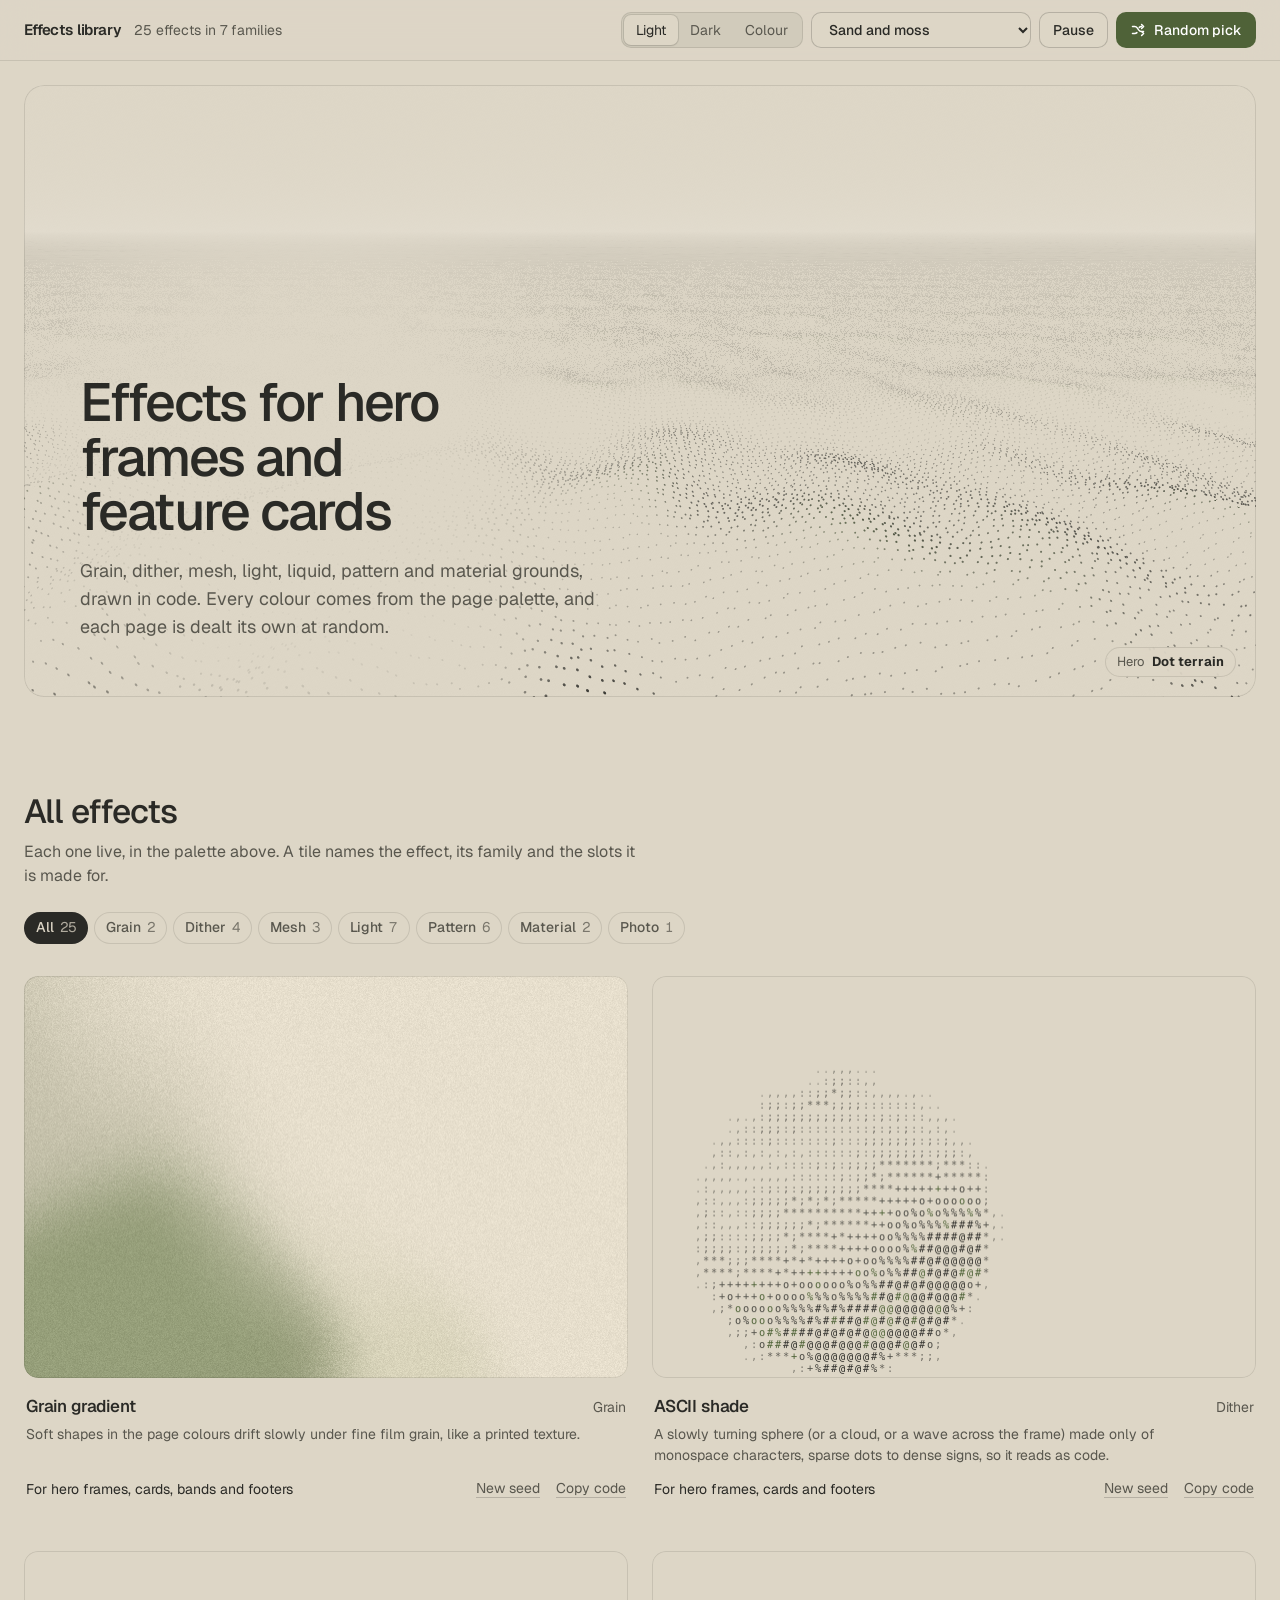
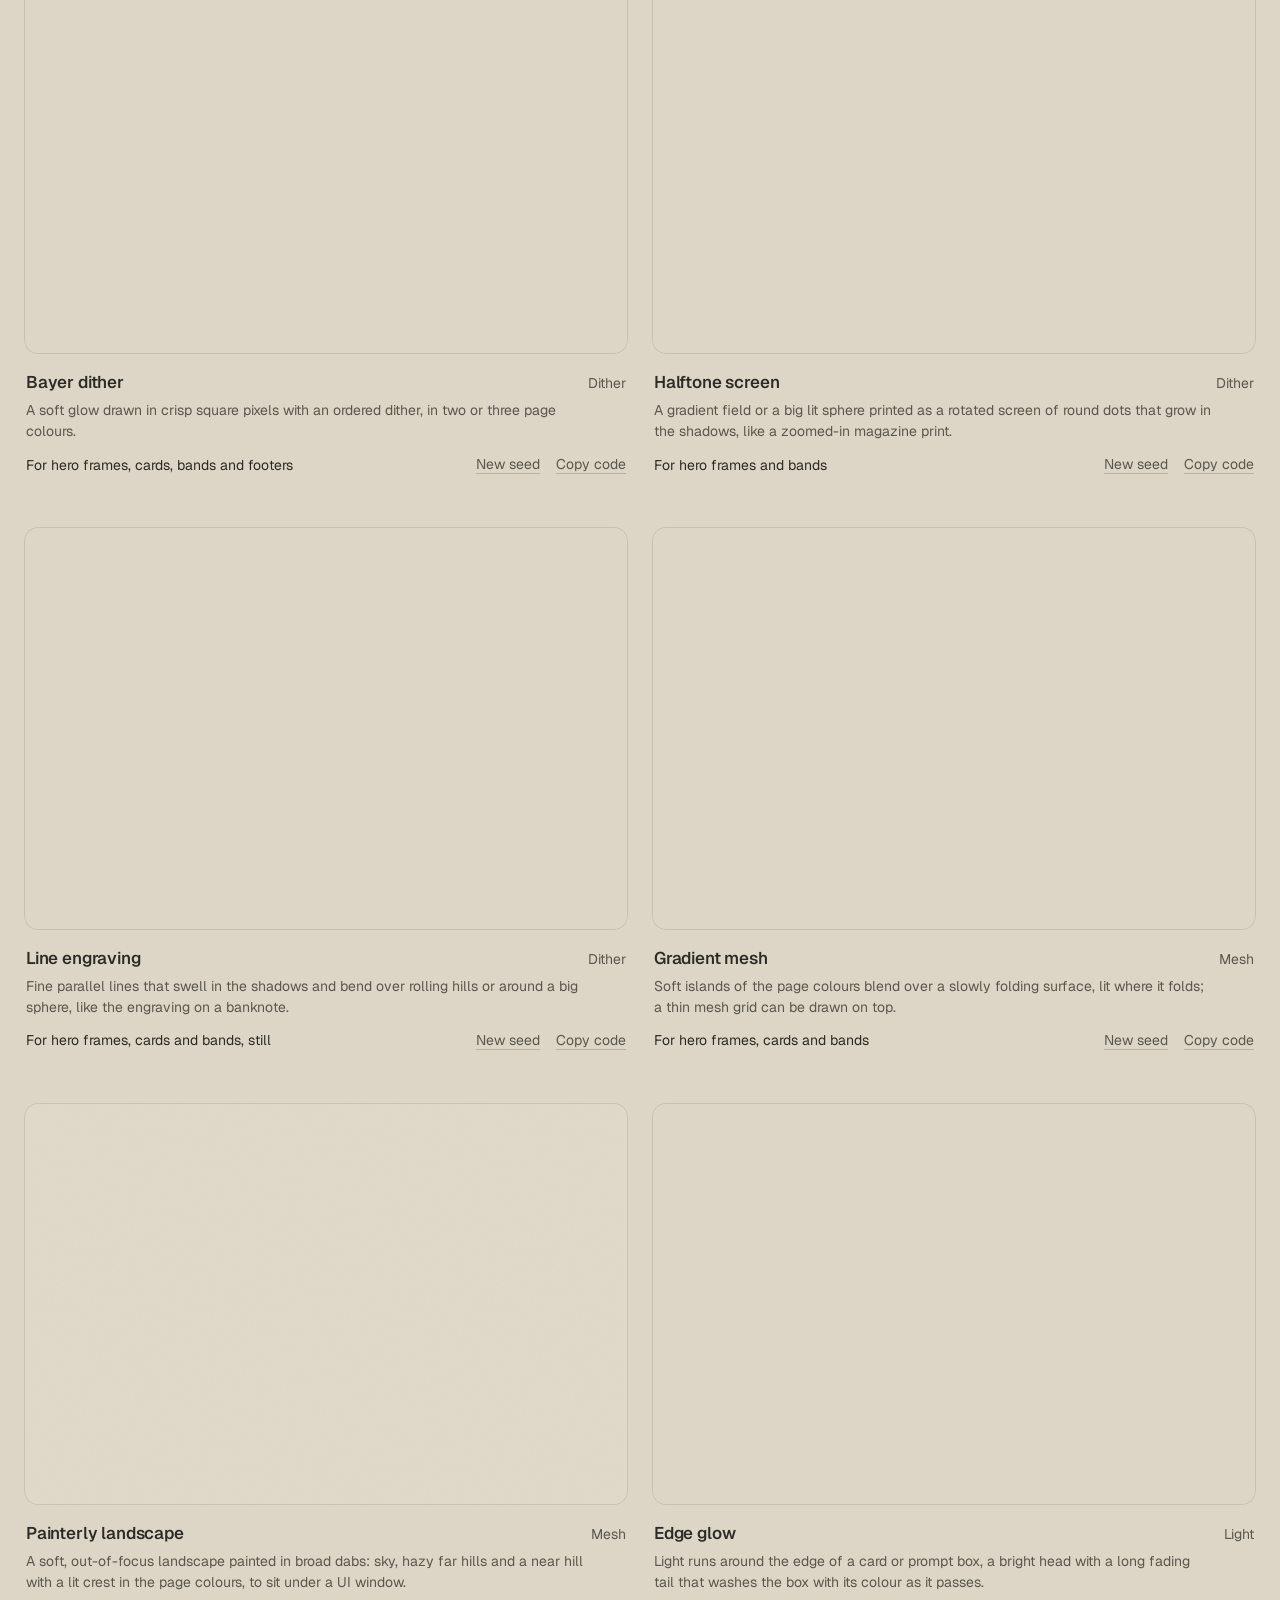
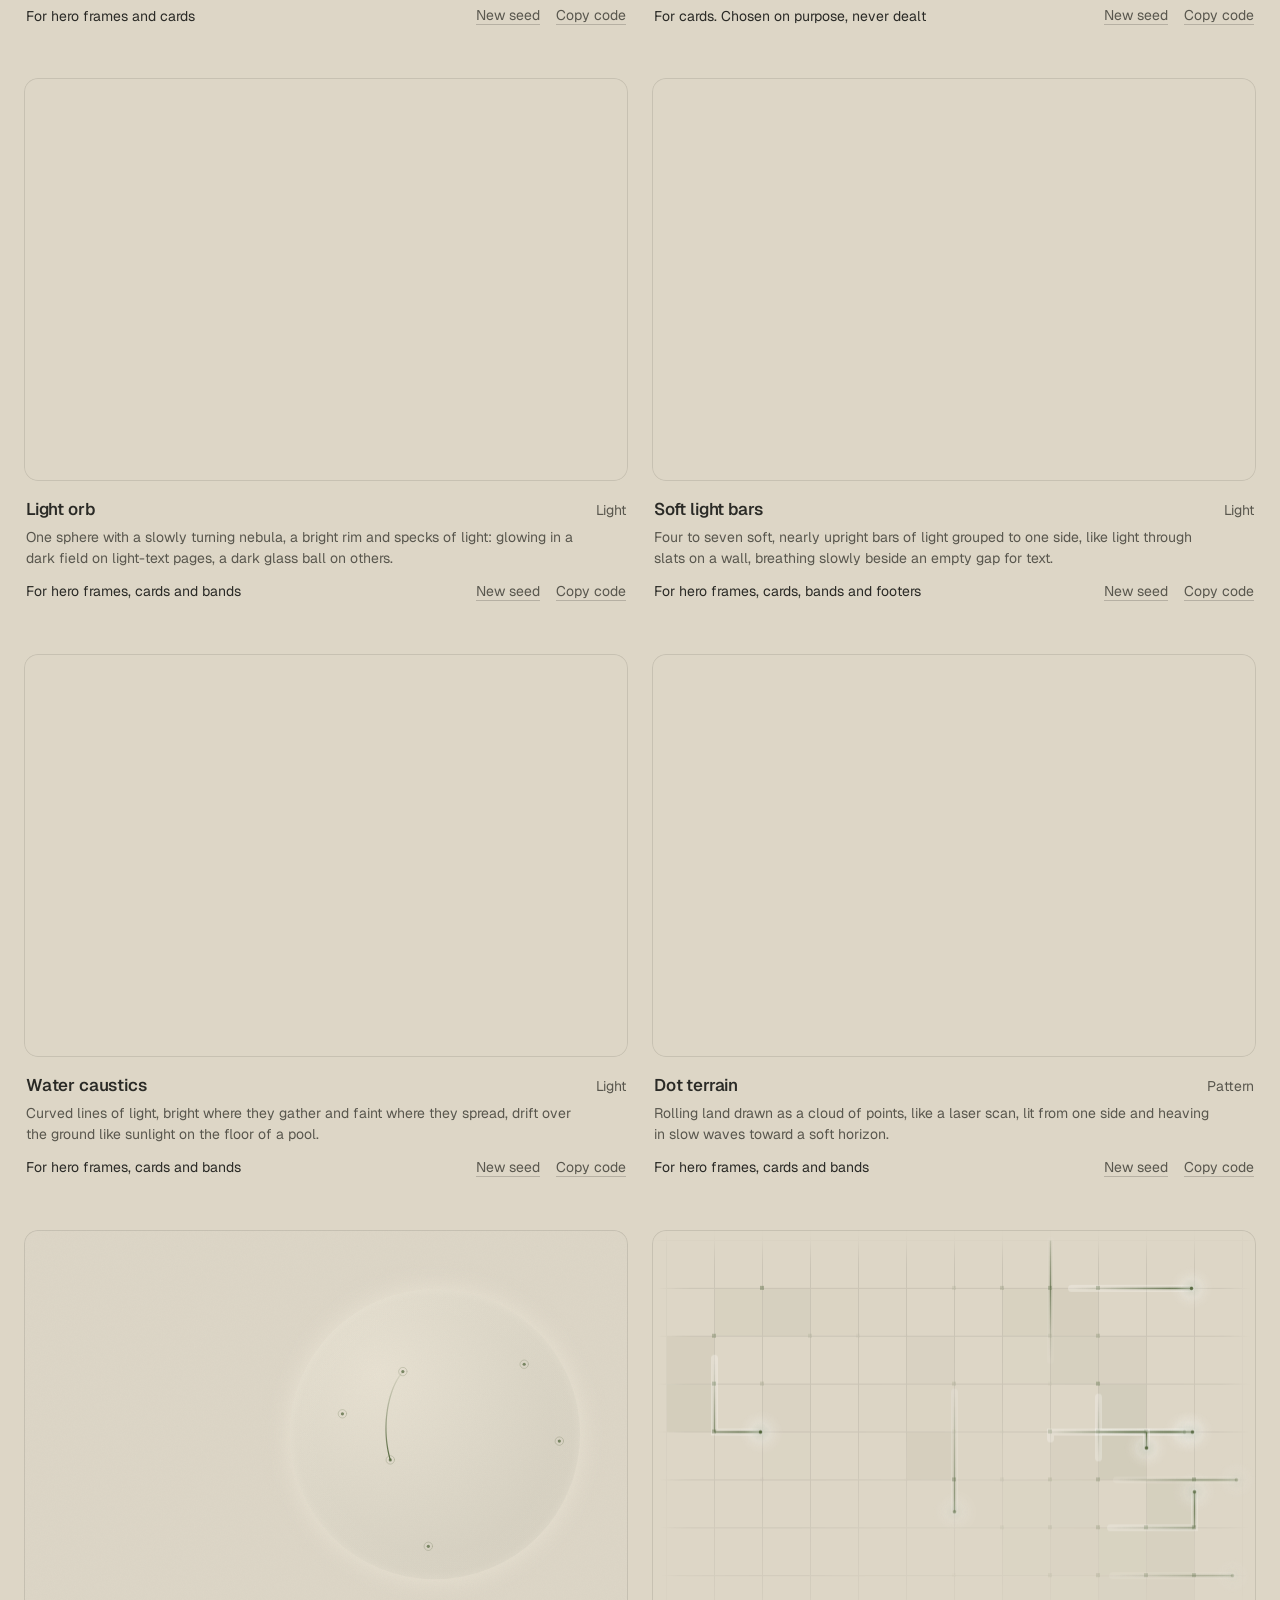
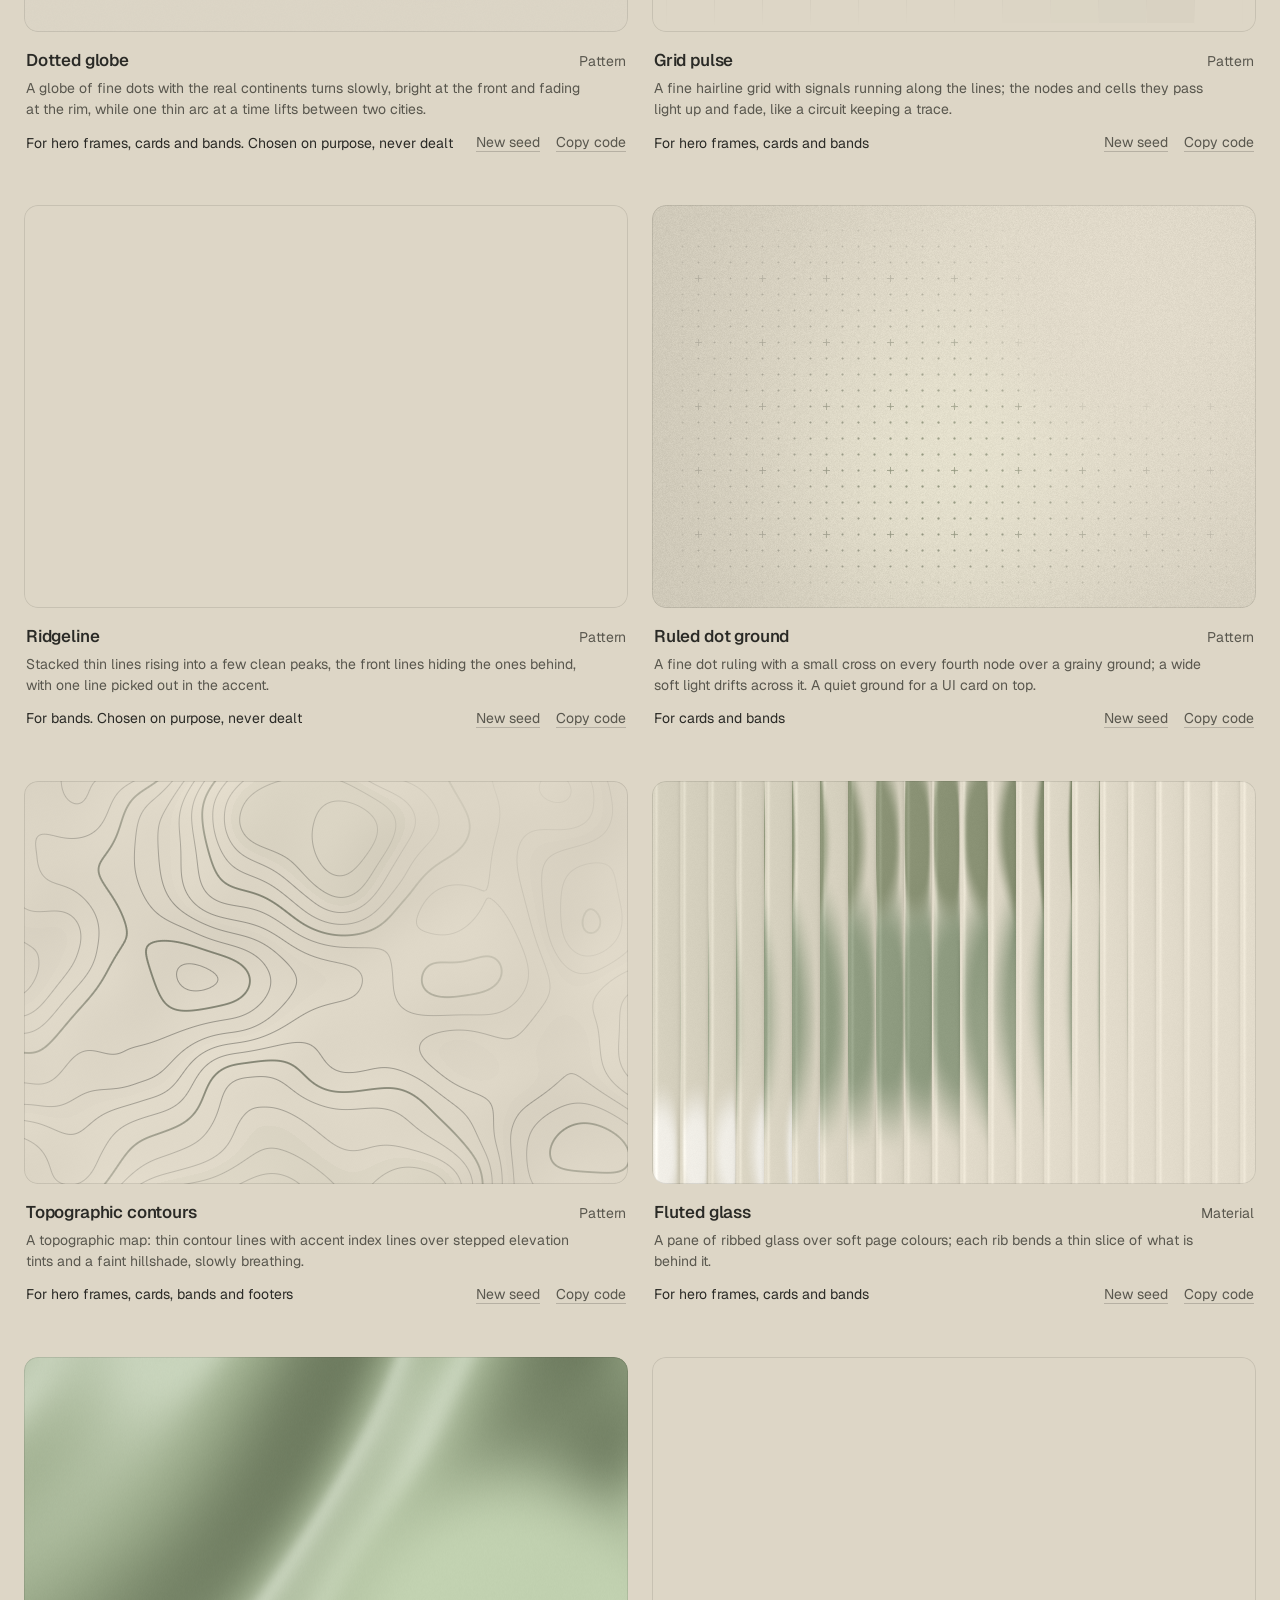
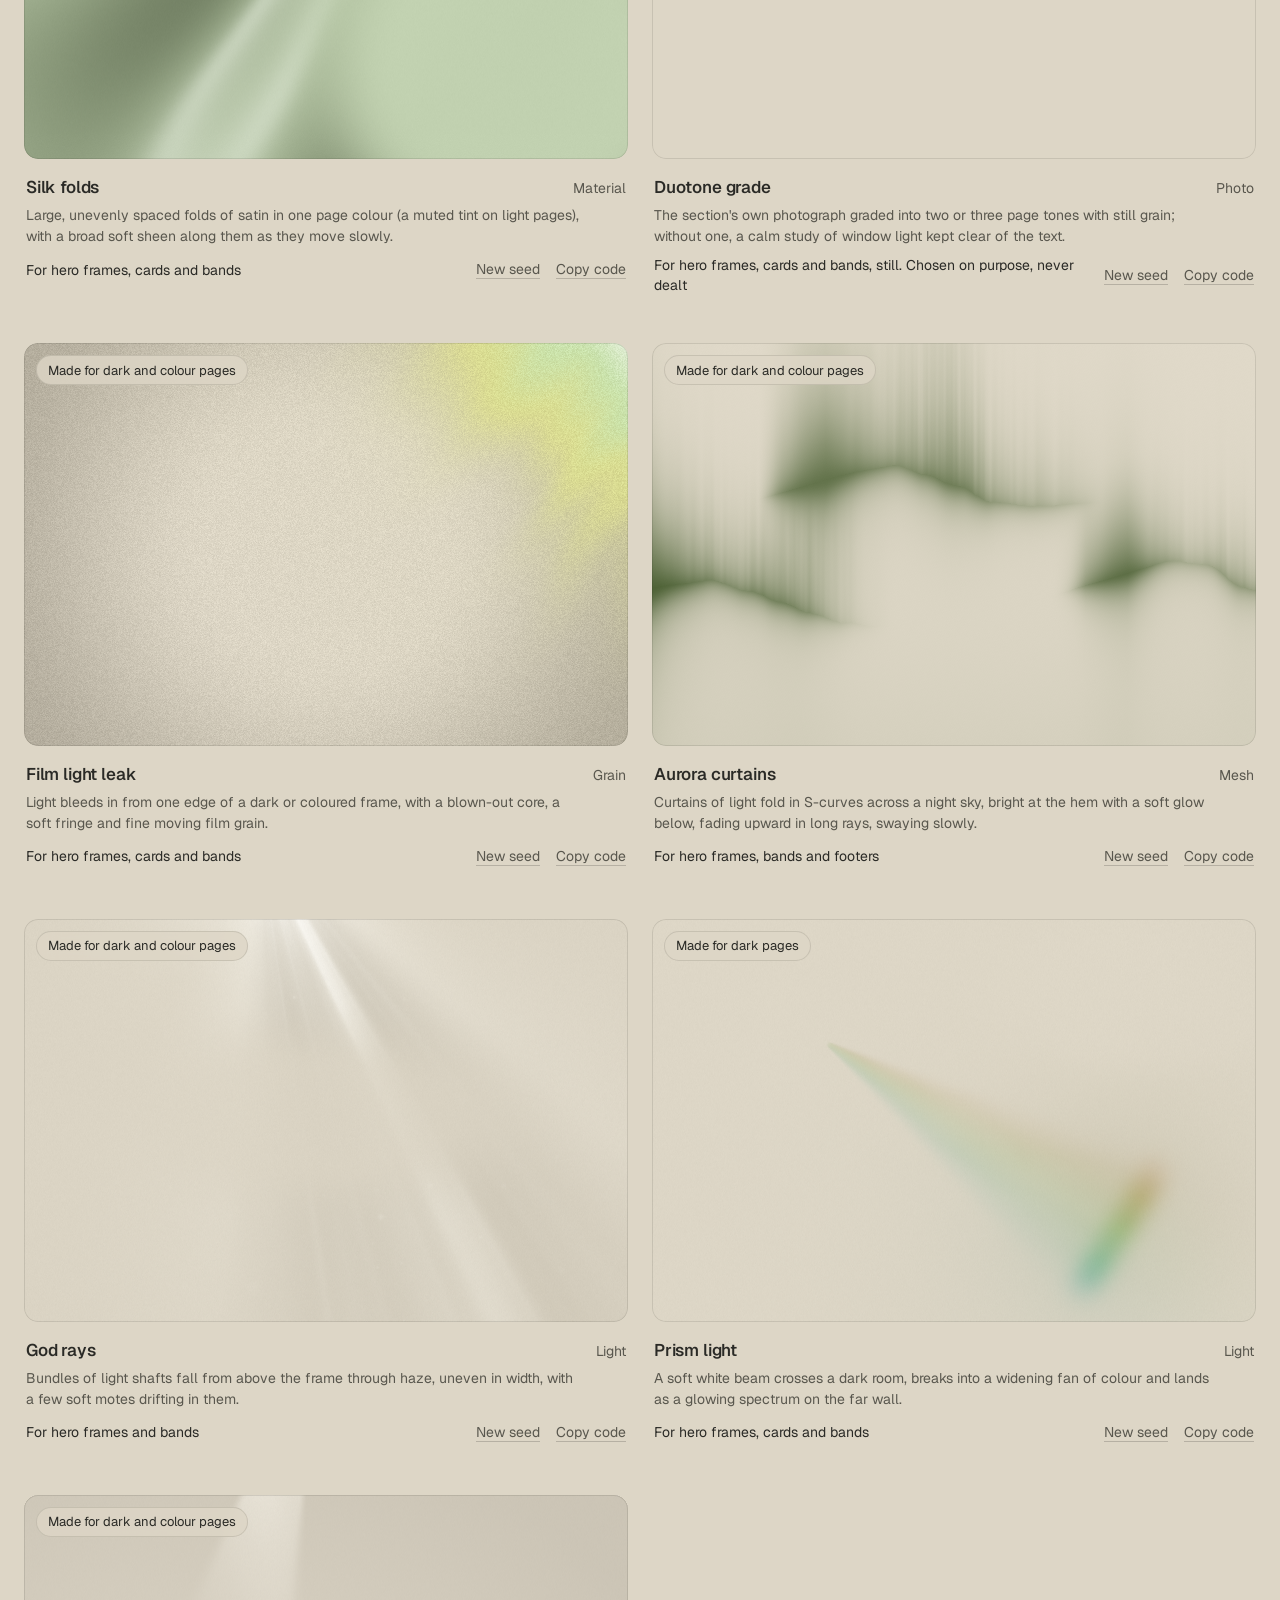
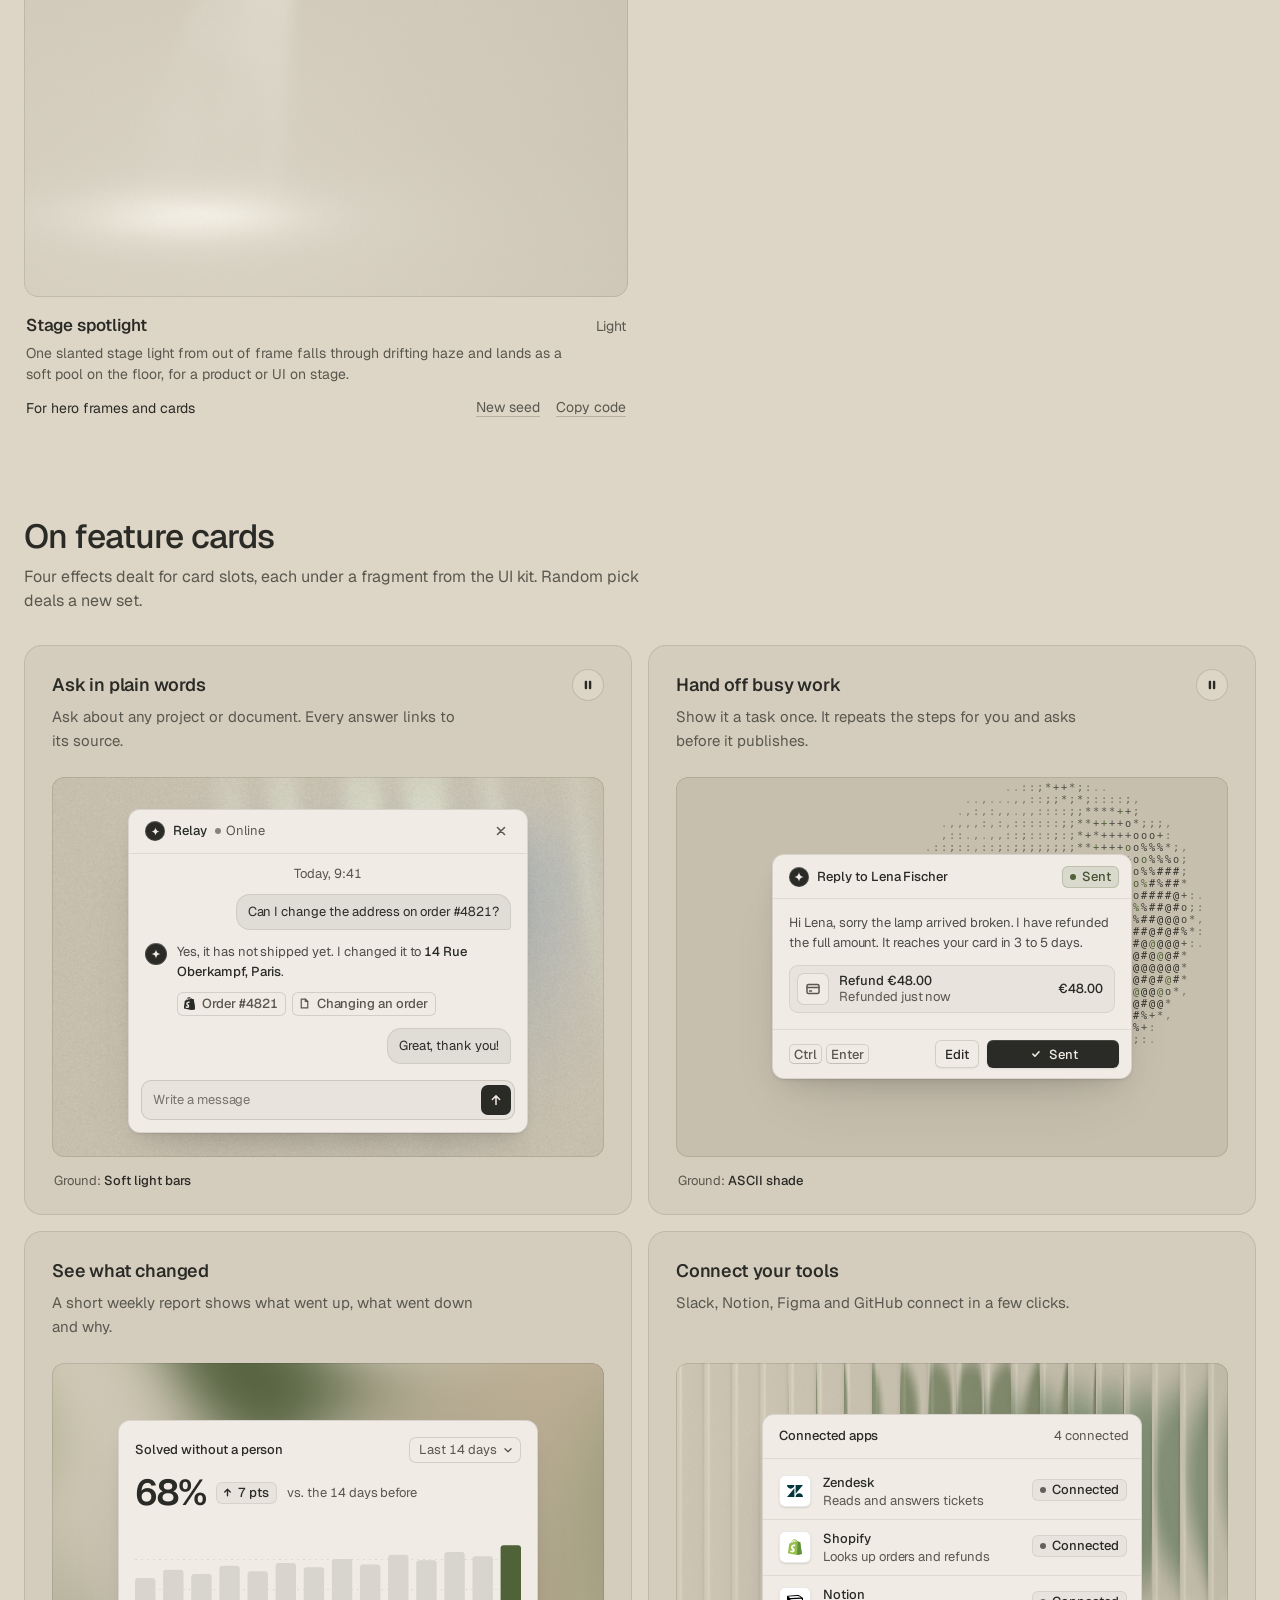
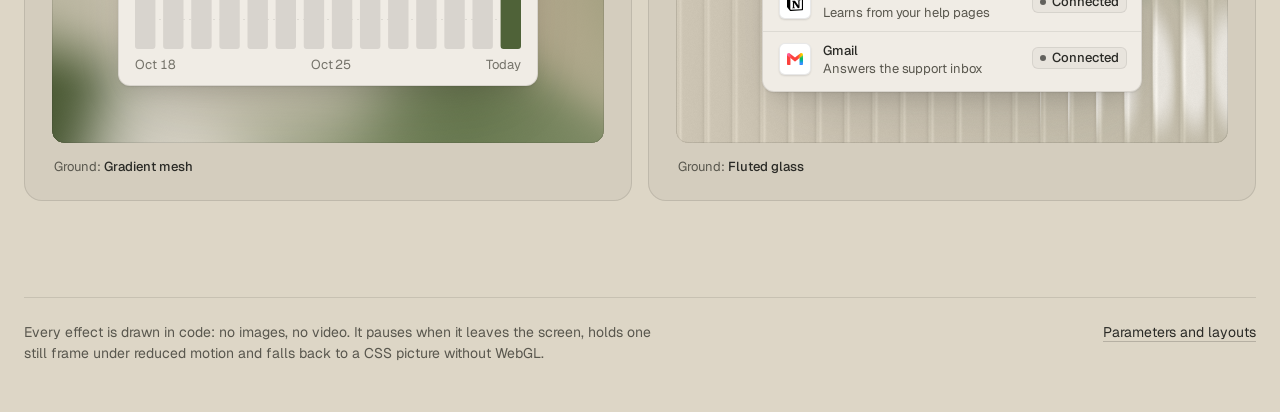
<file: .agents/skills/design-taste-frontend/assets/effects/gallery.html>
<!doctype html>
<html lang="en">
<head>
<script>window.__tpGlMax = 16;   /* a gallery shows many live effects at once; a page of a site keeps the default 4 (fx.js) */</script>
<meta charset="utf-8">
<meta name="viewport" content="width=device-width, initial-scale=1">
<title>Effects library</title>
<meta name="description" content="Effects drawn in code for hero frames, feature cards and bands, in the page palette.">
<link rel="icon" href="data:,">
<link rel="preconnect" href="https://fonts.googleapis.com">
<link rel="preconnect" href="https://fonts.gstatic.com" crossorigin>
<link href="https://fonts.googleapis.com/css2?family=Geist:wght@100..900&family=Geist+Mono:wght@100..900&display=swap" rel="stylesheet">
<style>
  /* the page palette; the script sets these from the palette switcher */
  :root {
    --bg: #ddd6c6; --surface: #d2cab8; --ink: #2a2a26; --muted: #59574e; --accent: #4f6238; --accent-ink: #ffffff;
    --card: #d2cab8; --panel: #cbc3b1; --win: #eeebe3; --win-surface: #e4e0d6;
    color-scheme: light;
  }
  @media (prefers-color-scheme: dark) {
    :root:not([data-theme="light"]) {
      --bg: #0a0d14; --surface: #131824; --ink: #e9edf3; --muted: #8891a1; --accent: #5ab9fc; --accent-ink: #0a0d14;
      --card: #131824; --panel: #0a0d14; --win: #1d2230; --win-surface: #262c3b;
      color-scheme: dark;
    }
  }
  :root[data-theme="dark"] {
    --bg: #0a0d14; --surface: #131824; --ink: #e9edf3; --muted: #8891a1; --accent: #5ab9fc; --accent-ink: #0a0d14;
    --card: #131824; --panel: #0a0d14; --win: #1d2230; --win-surface: #262c3b;
    color-scheme: dark;
  }
  :root {
    --line: color-mix(in oklab, var(--ink) 12%, transparent);
    --line-2: color-mix(in oklab, var(--ink) 22%, transparent);
    --chip: color-mix(in oklab, var(--ink) 6%, var(--bg));
    --font: "Geist", ui-sans-serif, system-ui, -apple-system, "Segoe UI", Roboto, "Helvetica Neue", Arial, sans-serif;
    --mono: "Geist Mono", ui-monospace, "SFMono-Regular", Consolas, monospace;
    --wrap: 1320px;
    --gut: 24px;
  }
  * { box-sizing: border-box; }
  html { -webkit-text-size-adjust: 100%; scroll-behavior: smooth; }
  @media (prefers-reduced-motion: reduce) { html { scroll-behavior: auto; } }
  body {
    margin: 0; background: var(--bg); color: var(--ink);
    font: 15px/1.5 var(--font); -webkit-font-smoothing: antialiased; font-feature-settings: "ss01" 0;
    overflow-x: hidden;
  }
  button, select { font: inherit; color: inherit; }
  :focus-visible { outline: 2px solid var(--accent); outline-offset: 2px; }
  .wrap { max-width: calc(var(--wrap) + 2 * var(--gut)); margin: 0 auto; padding: 0 var(--gut); }

  /* top bar */
  .top { position: sticky; top: 0; z-index: 50; background: color-mix(in oklab, var(--bg) 86%, transparent);
    backdrop-filter: blur(16px) saturate(1.2); -webkit-backdrop-filter: blur(16px) saturate(1.2); border-bottom: 1px solid var(--line); }
  .top-in { display: flex; align-items: center; gap: 12px 8px; padding-top: 12px; padding-bottom: 12px; }
  .top-in .controls { margin-left: auto; }
  .brand { display: flex; align-items: baseline; gap: 12px; min-width: 0; }
  .brand b { font-size: 15px; font-weight: 600; letter-spacing: -0.01em; white-space: nowrap; }
  .brand span { color: var(--muted); font-size: 14px; white-space: nowrap; }
  .controls { display: flex; align-items: center; gap: 8px; flex-wrap: wrap; }
  .seg { display: inline-flex; padding: 3px; border-radius: 10px; background: var(--chip); box-shadow: inset 0 0 0 1px var(--line); }
  .seg button { height: 30px; border: 0; background: transparent; padding: 0 12px; border-radius: 7px; cursor: pointer; color: var(--muted); font-size: 14px; }
  .seg button[aria-pressed="true"] { background: var(--bg); color: var(--ink); box-shadow: 0 0 0 1px var(--line), 0 1px 2px rgb(0 0 0 / 0.08); }
  .btn, .select {
    height: 36px; padding: 0 14px; border-radius: 10px; border: 0; background: var(--bg); color: var(--ink);
    box-shadow: inset 0 0 0 1px var(--line-2); cursor: pointer; display: inline-flex; align-items: center; gap: 8px;
    font-size: 14px; font-weight: 500; white-space: nowrap;
  }
  .btn:hover, .select:hover { box-shadow: inset 0 0 0 1px color-mix(in oklab, var(--ink) 38%, transparent); }
  .btn--primary { background: var(--accent); color: var(--accent-ink); box-shadow: none; }
  .btn--primary:hover { box-shadow: none; background: color-mix(in oklab, var(--accent) 88%, var(--ink)); }
  .btn svg { width: 16px; height: 16px; flex: none; }
  .select { max-width: 220px; padding-right: 10px; }

  /* hero: a dealt hero effect with text in its calm area */
  .hero { position: relative; margin-top: 24px; height: clamp(480px, 68vh, 660px); border-radius: 20px; overflow: hidden;
    display: flex; flex-direction: column; justify-content: flex-end; }
  .hero::after, .stage::after, .panel::after { content: ""; position: absolute; inset: 0; border-radius: inherit; box-shadow: inset 0 0 0 1px var(--line); pointer-events: none; z-index: 2; }
  .hero-copy { position: relative; z-index: 1; padding: 56px; max-width: 760px; }
  .hero h1 { max-width: 9.5em; margin: 0 0 18px; font-size: clamp(38px, 3.4vw + 10px, 62px); line-height: 1.02; letter-spacing: -0.035em; font-weight: 520; text-wrap: balance; }
  .hero p { margin: 0; max-width: 44ch; font-size: 18px; line-height: 28px; color: var(--muted); text-wrap: pretty; }
  .hero-tag { position: absolute; right: 20px; bottom: 20px; z-index: 3; }
  .tag { display: inline-flex; align-items: center; gap: 8px; height: 30px; padding: 0 12px; border-radius: 999px; font-size: 13px;
    background: color-mix(in oklab, var(--bg) 82%, transparent); color: var(--ink); box-shadow: inset 0 0 0 1px var(--line);
    backdrop-filter: blur(10px); -webkit-backdrop-filter: blur(10px); white-space: nowrap; }
  .tag span { color: var(--muted); }

  /* sections */
  section { padding-top: 96px; }
  .sec-head { display: flex; align-items: flex-end; justify-content: space-between; gap: 24px 48px; flex-wrap: wrap; margin-bottom: 32px; }
  .sec-head h2 { margin: 0 0 10px; font-size: clamp(28px, 1.2vw + 18px, 36px); line-height: 1.1; letter-spacing: -0.025em; font-weight: 520; }
  .sec-head p { margin: 0; color: var(--muted); max-width: 56ch; font-size: 16px; line-height: 24px; text-wrap: pretty; }
  .filters { display: flex; flex-wrap: wrap; gap: 6px; }
  .filters button { height: 32px; padding: 0 12px; border-radius: 999px; border: 0; cursor: pointer; font-size: 14px; color: var(--muted);
    background: transparent; box-shadow: inset 0 0 0 1px var(--line); }
  .filters button b { font-weight: 500; }
  .filters button span { margin-left: 6px; font-variant-numeric: tabular-nums; opacity: 0.75; }
  .filters button[aria-pressed="true"] { background: var(--ink); color: var(--bg); box-shadow: none; }

  /* the grid of every effect: one size of tile, labels under the picture */
  .grid { display: grid; grid-template-columns: repeat(2, minmax(0, 1fr)); gap: 48px 24px; }
  .tile { min-width: 0; display: flex; flex-direction: column; }
  .tile[hidden] { display: none; }
  .stage { position: relative; aspect-ratio: 3 / 2; border-radius: 14px; overflow: hidden; background: var(--bg); }
  .badge { position: absolute; top: 12px; left: 12px; z-index: 3; }
  .info { padding: 16px 2px 0; display: grid; gap: 6px; }
  .info-top { display: flex; align-items: baseline; justify-content: space-between; gap: 16px; }
  .info h3 { margin: 0; font-size: 17px; line-height: 24px; font-weight: 560; letter-spacing: -0.01em; }
  .fam { flex: none; font-size: 14px; color: var(--muted); }
  .look { margin: 0; color: var(--muted); font-size: 14px; line-height: 21px; max-width: 62ch; min-height: 42px;
    display: -webkit-box; -webkit-line-clamp: 2; -webkit-box-orient: vertical; overflow: hidden; }
  .info-foot { display: flex; align-items: center; justify-content: space-between; gap: 16px; margin-top: 2px; }
  .for { margin: 0; font-size: 14px; line-height: 20px; }
  .links { flex: none; display: flex; gap: 16px; }
  .links button { border: 0; background: none; padding: 4px 0; cursor: pointer; font-size: 14px; color: var(--muted);
    text-decoration: underline; text-decoration-color: var(--line-2); text-underline-offset: 4px; }
  .links button:hover { color: var(--ink); text-decoration-color: currentColor; }

  /* feature cards: an effect ground in the inset panel and a UI fragment on top */
  .cards { display: grid; grid-template-columns: repeat(2, minmax(0, 1fr)); gap: 16px; }
  .card { background: var(--card); border-radius: 18px; padding: 28px 28px 24px; box-shadow: inset 0 0 0 1px var(--line); display: flex; flex-direction: column; min-width: 0; }
  .card h3 { margin: 0 0 8px; font-size: 18px; line-height: 24px; font-weight: 560; letter-spacing: -0.01em; }
  .card > p:not(.ground) { margin: 0; color: var(--muted); font-size: 15px; line-height: 24px; max-width: 44ch; min-height: 48px; text-wrap: pretty; }
  .panel { position: relative; margin-top: 24px; height: 380px; border-radius: 12px; overflow: hidden; display: grid; place-items: center; padding: 32px; }
  .panel--bleed { place-items: end center; padding-bottom: 0; }
  .panel--bleed > .slot { margin-bottom: -48px; }
  .slot { position: relative; z-index: 1; max-width: 100%;
    --ui-font: var(--font); --ui-mono: var(--mono); --ui-radius: 12px;
    --fx-bg: var(--win); --fx-surface: var(--win-surface); --fx-ink: var(--ink); --fx-muted: var(--muted);
    --fx-accent: var(--accent); --fx-accent-ink: var(--accent-ink); }
  .ground { margin: 14px 2px 0; font-size: 13px; line-height: 20px; color: var(--muted); }
  .ground b { font-weight: 500; color: var(--ink); }

  .foot { padding-top: 96px; padding-bottom: 48px; }
  .foot-in > div { border-top: 1px solid var(--line); padding-top: 24px; display: flex; justify-content: space-between; gap: 16px 48px; flex-wrap: wrap; color: var(--muted); font-size: 14px; }
  .foot-in p { margin: 0; max-width: 72ch; }
  .foot a { color: var(--ink); text-underline-offset: 4px; text-decoration-color: var(--line-2); }
  .empty { padding: 64px 0; color: var(--muted); }

  .toast { position: fixed; left: 50%; bottom: 24px; z-index: 60; transform: translate(-50%, 16px); opacity: 0; pointer-events: none;
    max-width: calc(100vw - 32px); padding: 10px 16px; border-radius: 12px; background: var(--ink); color: var(--bg); font-size: 14px;
    transition: opacity .2s ease, transform .2s ease; }
  .toast.on { opacity: 1; transform: translate(-50%, 0); }

  @media (max-width: 1080px) {
    .hero-copy { padding: 40px; }
  }
  @media (max-width: 860px) {
    .grid, .cards { grid-template-columns: minmax(0, 1fr); }
    .grid { gap: 40px; }
  }
  @media (max-width: 720px) {
    :root { --gut: 16px; }
    .top { position: static; }
    .brand span, .select { display: none; }
    .top-in { display: grid; grid-template-columns: 1fr auto; grid-template-areas: "brand deal" "controls controls"; }
    .brand { grid-area: brand; }
    #deal { grid-area: deal; }
    .top-in .controls { grid-area: controls; margin-left: 0; flex-wrap: nowrap; }
    .seg { flex: 1; }
    .seg button { flex: 1; }
    .hero { margin-top: 16px; height: 560px; border-radius: 16px; }
    .hero-copy { padding: 28px 24px 72px; }
    .hero p { font-size: 16px; line-height: 24px; }
    .hero-tag { left: 24px; right: auto; bottom: 20px; }
    section { padding-top: 72px; }
    .card { padding: 20px; }
    .panel { height: 340px; padding: 20px 16px; }
    .info-foot { flex-wrap: wrap; }
  }
</style>
</head>
<body>
<header class="top">
  <div class="wrap top-in">
    <div class="brand"><b>Effects library</b><span id="count"></span></div>
    <div class="controls">
      <div class="seg" role="group" aria-label="Palette kind">
        <button type="button" data-kind="light">Light</button>
        <button type="button" data-kind="dark">Dark</button>
        <button type="button" data-kind="colour">Colour</button>
      </div>
      <select class="select" id="pal" aria-label="Palette"></select>
      <button type="button" class="btn" id="pause" aria-pressed="false">Pause</button>
    </div>
    <button type="button" class="btn btn--primary" id="deal">
        <svg viewBox="0 0 16 16" aria-hidden="true"><path d="M2.5 4.5h2.2c1.2 0 2 .6 2.7 1.6l1.2 1.8c.7 1 1.5 1.6 2.7 1.6h2.2M11.6 2.5l2 2-2 2M2.5 11.5h2.2c.9 0 1.6-.3 2.2-.9M11.6 9.5l2 2-2 2M9.3 5.4c.6-.6 1.3-.9 2.1-.9" fill="none" stroke="currentColor" stroke-width="1.5" stroke-linecap="round" stroke-linejoin="round"/></svg>
        Random pick
    </button>
  </div>
</header>

<main>
  <div class="wrap">
    <div class="hero" id="hero">
      <div class="hero-copy">
        <h1>Effects for hero frames and feature cards</h1>
        <p id="lede">Grain, dither, mesh, light, liquid, pattern and material grounds, drawn in code. Every colour comes from the page palette, and each page is dealt its own at random.</p>
      </div>
      <div class="hero-tag"><span class="tag" id="hero-tag"><span>Hero</span> <b></b></span></div>
    </div>
  </div>

  <section id="all">
    <div class="wrap">
      <div class="sec-head">
        <div>
          <h2>All effects</h2>
          <p>Each one live, in the palette above. A tile names the effect, its family and the slots it is made for.</p>
        </div>
        <div class="filters" id="filters" role="group" aria-label="Family"></div>
      </div>
      <div class="grid" id="grid"></div>
    </div>
  </section>

  <section id="cards">
    <div class="wrap">
      <div class="sec-head">
        <div>
          <h2>On feature cards</h2>
          <p>Four effects dealt for card slots, each under a fragment from the UI kit. Random pick deals a new set.</p>
        </div>
      </div>
      <div class="cards">
        <article class="card">
          <h3>Ask in plain words</h3>
          <p>Ask about any project or document. Every answer links to its source.</p>
          <div class="panel" data-card="0"><div class="slot" data-ui-load="chat"></div></div>
          <p class="ground">Ground: <b></b></p>
        </article>
        <article class="card">
          <h3>Hand off busy work</h3>
          <p>Show it a task once. It repeats the steps for you and asks before it publishes.</p>
          <div class="panel" data-card="1"><div class="slot" data-ui-load="cursor"></div></div>
          <p class="ground">Ground: <b></b></p>
        </article>
        <article class="card">
          <h3>See what changed</h3>
          <p>A short weekly report shows what went up, what went down and why.</p>
          <div class="panel" data-card="2"><div class="slot" data-ui-load="stat"></div></div>
          <p class="ground">Ground: <b></b></p>
        </article>
        <article class="card">
          <h3>Connect your tools</h3>
          <p>Slack, Notion, Figma and GitHub connect in a few clicks.</p>
          <div class="panel" data-card="3"><div class="slot" data-ui-load="integrations"></div></div>
          <p class="ground">Ground: <b></b></p>
        </article>
      </div>
    </div>
  </section>

  <footer class="foot">
    <div class="wrap foot-in"><div>
      <p>Every effect is drawn in code: no images, no video. It pauses when it leaves the screen, holds one still frame under reduced motion and falls back to a CSS picture without WebGL.</p>
      <p><a id="lab" href="lab.html">Parameters and layouts</a></p>
    </div></div>
  </footer>
</main>
<div class="toast" id="toast" role="status" aria-live="polite"></div>

<script id="paths" type="application/json">{"fx": "./", "ui": "../ui/"}</script>
<script id="palettes" type="application/json">[{"id":"white-link-blue","name":"Sheet and biro","bg":"#ffffff","surface":"#f4f4f4","ink":"#111111","muted":"#6b6b6b","accent":"#1a4be0","accentInk":"#ffffff"},{"id":"cool-white-slate","name":"Frost and slate","bg":"#f7f9fa","surface":"#ecf0f2","ink":"#1f3038","muted":"#5d6b72","accent":"#0d7480","accentInk":"#ffffff"},{"id":"rose-grey-green","name":"Rose grey, green","bg":"#ebe5e3","surface":"#e1dad7","ink":"#2b2622","muted":"#6a615d","accent":"#0f7d45","accentInk":"#ffffff"},{"id":"paper-grey-brass","name":"Newsprint and brass","bg":"#e8e8e3","surface":"#dcdcd6","ink":"#181715","muted":"#63625c","accent":"#bfb21a","accentInk":"#181715"},{"id":"stone-blueprint","name":"Stone and blueprint","bg":"#dfdedb","surface":"#d3d2ce","ink":"#26251e","muted":"#5f5d55","accent":"#2456d6","accentInk":"#ffffff"},{"id":"white-navy-tab","name":"Navy on white","bg":"#ffffff","surface":"#f4f4f2","ink":"#1f2b4d","muted":"#6a7186","accent":"#f7941d","accentInk":"#1f2b4d"},{"id":"three-stones","name":"Three stones","bg":"#eeecea","surface":"#e4e1dd","ink":"#333231","muted":"#6b6763","accent":"#5c6b54","accentInk":"#ffffff"},{"id":"putty-black-teal","name":"Putty and black","bg":"#dedad3","surface":"#d3cec6","ink":"#0a0a0a","muted":"#5c5852","accent":"#256f82","accentInk":"#ffffff"},{"id":"moss-sand","name":"Sand and moss","bg":"#ddd6c6","surface":"#d2cab8","ink":"#2a2a26","muted":"#59574e","accent":"#4f6238","accentInk":"#ffffff"},{"id":"green-mat-chocolate","name":"Bone, green, chocolate","bg":"#e5e1d8","surface":"#dad5ca","ink":"#2a1d17","muted":"#6b5b51","accent":"#456f3a","accentInk":"#ffffff"},{"id":"lunar-grey-bronze","name":"Lunar and bronze","bg":"#111111","surface":"#1c1c1c","ink":"#f2f2f2","muted":"#8f8f8f","accent":"#a08672","accentInk":"#111111"},{"id":"blue-black-cornflower","name":"Night and sky blue","bg":"#0a0d14","surface":"#131824","ink":"#e9edf3","muted":"#8891a1","accent":"#5ab9fc","accentInk":"#0a0d14"},{"id":"green-black-bone","name":"Green-black and bone","bg":"#161c1a","surface":"#1f2725","ink":"#e3e2da","muted":"#8e948d","accent":"#9fc7b8","accentInk":"#161c1a"},{"id":"black-crimson","name":"Black and crimson","bg":"#0a0a0a","surface":"#151515","ink":"#efefef","muted":"#8c8c8c","accent":"#b11226","accentInk":"#ffffff"},{"id":"forest-pale-lime","name":"Forest and lime","bg":"#0f1f10","surface":"#162a17","ink":"#ffffff","muted":"#9aa39a","accent":"#c6f19d","accentInk":"#0f1f10"},{"id":"charcoal-room-sage","name":"Charcoal and sage","bg":"#1c1c1c","surface":"#262626","ink":"#f1f1ef","muted":"#9a9b96","accent":"#8fa68e","accentInk":"#1c1c1c"},{"id":"warm-black-gold","name":"Warm black, gold","bg":"#0c0a08","surface":"#181512","ink":"#ffffff","muted":"#8f8a84","accent":"#c9a45a","accentInk":"#0c0a08"},{"id":"graphite-safety-orange","name":"Graphite and orange","bg":"#18191b","surface":"#222427","ink":"#eff0f1","muted":"#9c9ea3","accent":"#ff4a1f","accentInk":"#18191b"},{"id":"soot-pale-lime","name":"Soot and lime","bg":"#0f0f0f","surface":"#1a1a1a","ink":"#ffffff","muted":"#8f8f8f","accent":"#dafa9c","accentInk":"#0f0f0f"},{"id":"plum-black-pink","name":"Plum-black and pink","bg":"#0d060b","surface":"#1b0e17","ink":"#ffffff","muted":"#9a8f97","accent":"#ff488b","accentInk":"#0d060b"},{"id":"white-signal-red","name":"Signal red, white","bg":"#ffffff","surface":"#f2f2f2","ink":"#0a0a0a","muted":"#6b6b6b","accent":"#d92b21","accentInk":"#ffffff"},{"id":"white-mint-tiles","name":"Greys and mint","bg":"#ffffff","surface":"#f3f3f3","ink":"#232323","muted":"#6e6e6e","accent":"#a1ffcb","accentInk":"#232323"},{"id":"cool-grey-cobalt","name":"Cool grey, cobalt","bg":"#eef0f3","surface":"#e2e5ea","ink":"#0b0c0e","muted":"#5d6470","accent":"#1f2de6","accentInk":"#ffffff"},{"id":"offwhite-bottle-yellow","name":"Bottle ink, yellow","bg":"#f7f7f7","surface":"#ebebeb","ink":"#0d2a1c","muted":"#5f6b64","accent":"#f6e016","accentInk":"#0d2a1c"},{"id":"teal-on-paper","name":"Teal on paper","bg":"#f7f9f8","surface":"#ebf0ee","ink":"#06525c","muted":"#2f737d","accent":"#06525c","accentInk":"#f7f9f8"},{"id":"navy-pink","name":"Navy and pink","bg":"#1a2039","surface":"#212846","ink":"#f9a3c0","muted":"#b9879c","accent":"#f9a3c0","accentInk":"#1a2039"},{"id":"blush-aubergine","name":"Blush and aubergine","bg":"#edccbe","surface":"#e8c2b2","ink":"#351a2b","muted":"#6c4857","accent":"#351a2b","accentInk":"#edccbe"},{"id":"cobalt-on-sand","name":"Cobalt on sand","bg":"#e6dbc7","surface":"#ddd0b9","ink":"#062b8a","muted":"#3a5aa8","accent":"#062b8a","accentInk":"#e6dbc7"},{"id":"oxblood-grey","name":"Oxblood and grey","bg":"#e2e2e2","surface":"#d6d6d6","ink":"#7d0c14","muted":"#7a4a4e","accent":"#7d0c14","accentInk":"#e2e2e2"},{"id":"olive-on-bone","name":"Olive on bone","bg":"#ecebe7","surface":"#e1dfd9","ink":"#38450f","muted":"#5d683a","accent":"#38450f","accentInk":"#ecebe7"},{"id":"burgundy-bubblegum","name":"Burgundy and bubblegum","bg":"#3d0012","surface":"#4d0519","ink":"#ff99d3","muted":"#c77aa0","accent":"#ff99d3","accentInk":"#3d0012"},{"id":"bottle-green-gold","name":"Bottle green, gold","bg":"#133621","surface":"#1a4429","ink":"#f4d96c","muted":"#b3a55e","accent":"#f4d96c","accentInk":"#133621"},{"id":"cobalt-field","name":"Cobalt field","bg":"#0034eb","surface":"#002fd6","ink":"#ffffff","muted":"#dfe4f2","accent":"#e9e34a","accentInk":"#111111"},{"id":"mustard-field","name":"Mustard and black","bg":"#e1ac10","surface":"#cd9d0f","ink":"#0b0b0b","muted":"#4d3d0a","accent":"#24338f","accentInk":"#ffffff"},{"id":"carmine-field","name":"Carmine field","bg":"#9c1220","surface":"#8a101c","ink":"#ffffff","muted":"#f0b9bd","accent":"#ffd9dc","accentInk":"#9c1220"},{"id":"pink-field-lime","name":"Bubblegum and lime","bg":"#ff87ab","surface":"#ff739d","ink":"#0a0a0a","muted":"#6b1f3a","accent":"#def915","accentInk":"#0a0a0a"},{"id":"sky-field-navy","name":"Sky and navy","bg":"#6bb4ee","surface":"#7dbdf0","ink":"#0e1822","muted":"#1b3d5c","accent":"#ff5a1f","accentInk":"#0e1822"},{"id":"orange-field-black","name":"Orange and black","bg":"#ff7a1f","surface":"#ff8633","ink":"#050f16","muted":"#5a2306","accent":"#050f16","accentInk":"#ff7a1f"},{"id":"tobacco-olive","name":"Tobacco and olive","bg":"#472913","surface":"#55321a","ink":"#e4e0cf","muted":"#b39f84","accent":"#525e1b","accentInk":"#e4e0cf"},{"id":"poster-chapters","name":"Poster chapters","bg":"#e6e0d2","surface":"#dcd5c5","ink":"#1a1a1a","muted":"#5f5b52","accent":"#18bc42","accentInk":"#1a1a1a"},{"id":"blue-red-black","name":"Blue, red, black","bg":"#ffffff","surface":"#f3f3f3","ink":"#0a0a0a","muted":"#6b6b6b","accent":"#1f30e0","accentInk":"#ffffff"},{"id":"charcoal-primaries","name":"Charcoal and primaries","bg":"#191919","surface":"#242424","ink":"#ffffff","muted":"#9a9a9a","accent":"#0c7866","accentInk":"#ffffff"},{"id":"ultramarine-yellow","name":"Ultramarine and yellow","bg":"#1423b8","surface":"#1220a6","ink":"#ffffff","muted":"#e4e2d6","accent":"#1fc27a","accentInk":"#0a0a0a"},{"id":"candy-chapters","name":"Candy chapters","bg":"#ffd249","surface":"#f5c63c","ink":"#0a0a0a","muted":"#5e4a0a","accent":"#f53fd6","accentInk":"#0a0a0a"},{"id":"orange-sky-lime","name":"Orange, sky, lime","bg":"#ff8126","surface":"#ff8d3a","ink":"#111111","muted":"#5c2a05","accent":"#de194b","accentInk":"#ffffff"},{"id":"post-red-mustard","name":"Post red, mustard","bg":"#e2dccf","surface":"#d7d0c1","ink":"#2a1110","muted":"#6b524c","accent":"#4a6f84","accentInk":"#ffffff"},{"id":"mint-orange-grey","name":"Grey, mint, orange","bg":"#ffffff","surface":"#f5f5f5","ink":"#000000","muted":"#666666","accent":"#a7ff9c","accentInk":"#000000"},{"id":"report-blocks","name":"Report blocks","bg":"#ffffff","surface":"#f6f6f6","ink":"#000000","muted":"#5f5f5f","accent":"#fe7141","accentInk":"#000000"},{"id":"card-pastels","name":"Card pastels","bg":"#f7f7f5","surface":"#ebebe8","ink":"#000000","muted":"#666662","accent":"#d0106f","accentInk":"#ffffff"},{"id":"mint-pink-accounts","name":"Mint and pink","bg":"#f8f8f8","surface":"#eeeeee","ink":"#0a0a0a","muted":"#6a6a6a","accent":"#1f6b3a","accentInk":"#ffffff"},{"id":"swap-pastels","name":"Swapping pastels","bg":"#c3d7e5","surface":"#d0e0eb","ink":"#141414","muted":"#4a5068","accent":"#0f5257","accentInk":"#ffffff"},{"id":"blush-sage-slate","name":"Blush, sage, slate","bg":"#a6b3bc","surface":"#b2bdc5","ink":"#1c1c1c","muted":"#38424a","accent":"#2c3620","accentInk":"#e3e2da"},{"id":"candy-on-black","name":"Candy on black","bg":"#000000","surface":"#0d0d0d","ink":"#ffffff","muted":"#999999","accent":"#93f1f7","accentInk":"#000000"},{"id":"sky-sand","name":"Sky and sand","bg":"#cbe4f2","surface":"#bcdcee","ink":"#0a0a0a","muted":"#44606e","accent":"#b0298f","accentInk":"#ffffff"},{"id":"studio-grey","name":"Studio grey","bg":"#a8a8aa","surface":"#b4b4b6","ink":"#0e0e0e","muted":"#3a3a3c","accent":"#1f5c49","accentInk":"#ffffff"},{"id":"walnut-tan","name":"Walnut and tan","bg":"#2b2216","surface":"#382d1e","ink":"#e4e2da","muted":"#a39a8b","accent":"#bda38b","accentInk":"#2b2216"}]</script>
<script id="presets" type="application/json">{"light":"moss-sand","dark":"blue-black-cornflower","colour":"cobalt-field"}</script>
<script type="module">
  const $ = s => document.querySelector(s);
  const PATHS = JSON.parse($('#paths').textContent);
  const PALETTES = JSON.parse($('#palettes').textContent);
  const PRESETS = JSON.parse($('#presets').textContent);
  const byId = Object.fromEntries(PALETTES.map(p => [p.id, p]));
  const q = new URLSearchParams(location.search);

  const [{ default: fx }, { pick }] = await Promise.all([import(PATHS.fx + 'fx.js'), import(PATHS.fx + 'pick.js')]);
  const ui = await import(PATHS.ui + 'ui.js').then(m => m.default).catch(() => null);

  $('#lab').href = PATHS.fx + 'lab.html';
  if (q.has('fallback')) fx.config.forceFallback = true;
  if (q.has('webgl1')) fx.config.forceWebGL1 = true;
  if (q.has('time')) fx.setClock(+q.get('time'));

  const FAMILIES = { grain: 'Grain', dither: 'Dither', mesh: 'Mesh', light: 'Light', liquid: 'Liquid', pattern: 'Pattern', material: 'Material', photo: 'Photo' };
  const ORDER = Object.keys(FAMILIES);
  const SLOT_WORDS = { hero: 'hero frames', card: 'cards', band: 'bands', footer: 'footers' };
  const SLOT_ORDER = ['hero', 'card', 'band', 'footer'];
  const KIND_WORDS = { light: 'light', dark: 'dark', colour: 'colour' };
  // seeds that show each effect well in the grid; New seed on a tile deals another
  const SEEDS = {};
  const famName = f => FAMILIES[f] || f[0].toUpperCase() + f.slice(1);
  const andList = a => (a.length < 2 ? a.join('') : `${a.slice(0, -1).join(', ')} and ${a[a.length - 1]}`);

  const tiles = [];
  const cards = [...document.querySelectorAll('[data-card]')].map(el => ({ el, label: el.parentElement.querySelector('.ground b'), ctrl: null, id: null }));
  const hero = { el: $('#hero'), label: $('#hero-tag b'), ctrl: null, id: null };
  let index = null, palette = null, kind = 'light', paused = false, family = q.get('family') || '';

  /* ---------------------------------------------------------------- palette */
  function initialPalette() {
    const key = q.get('palette');
    if (key) return byId[PRESETS[key] || key] || byId[PRESETS.light];
    const dark = window.matchMedia && matchMedia('(prefers-color-scheme: dark)').matches;
    return byId[PRESETS[dark ? 'dark' : 'light']] || PALETTES[0];
  }
  // the card, its inset panel and the UI window on it, all from the page palette
  function derived(p, k) {
    const c = fx.color;
    if (k === 'light') return { card: c.mix(p.bg, p.ink, 0.045), panel: c.mix(p.surface, p.ink, 0.06), win: c.mix(p.bg, '#ffffff', 0.55), winSurface: c.mix(p.bg, '#ffffff', 0.25) };
    if (k === 'dark') return { card: c.mix(p.bg, p.ink, 0.05), panel: p.bg, win: c.mix(p.surface, p.ink, 0.07), winSurface: c.mix(p.surface, p.ink, 0.12) };
    return { card: c.mix(p.bg, p.ink, 0.07), panel: p.bg, win: c.mix(p.surface, p.ink, 0.12), winSurface: c.mix(p.surface, p.ink, 0.18) };
  }
  const cardPalette = () => { const d = derived(palette, kind); return fx.normalizePalette({ ...palette, bg: d.panel, surface: d.card }); };

  function applyVars() {
    const r = document.documentElement;
    const d = derived(palette, kind);
    const vars = { bg: palette.bg, surface: palette.surface, ink: palette.ink, muted: palette.muted, accent: palette.accent, 'accent-ink': palette.accentInk,
      card: d.card, panel: d.panel, win: d.win, 'win-surface': d.winSurface };
    for (const [k, v] of Object.entries(vars)) r.style.setProperty('--' + k, v);
    r.dataset.theme = kind === 'light' ? 'light' : 'dark';
    r.style.colorScheme = kind === 'light' ? 'light' : 'dark';
    for (const b of document.querySelectorAll('.seg button')) b.setAttribute('aria-pressed', String(b.dataset.kind === kind));
    $('#pal').value = palette.id;
  }

  // a controller may come back as a promise when the effect remounts to change colour
  function hold(holder, result) {
    if (result && typeof result.then === 'function') result.then(c => { holder.ctrl = c; if (paused) c.pause(); });
  }

  function setPalette(p) {
    const before = kind;
    palette = p;
    kind = fx.paletteKind(p);
    applyVars();
    if (kind !== before) order();
    const pal = fx.normalizePalette(p);
    for (const t of tiles) {
      fitBadge(t);
      if (t.ctrl) hold(t, t.ctrl.setPalette(pal));
    }
    if (kind !== before) deal();
    else {
      if (hero.ctrl) hold(hero, hero.ctrl.setPalette(pal));
      for (const c of cards) if (c.ctrl) hold(c, c.ctrl.setPalette(cardPalette()));
    }
    syncUrl();
  }

  /* ---------------------------------------------------------------- tiles */
  function fitBadge(t) {
    const fits = t.meta.palettes.includes(kind);
    t.badge.hidden = fits;
    if (!fits) t.badge.querySelector('.tag').textContent = `Made for ${andList(t.meta.palettes.map(k => KIND_WORDS[k]))} pages`;
  }
  function snippet(t) {
    return `<div data-fx="${t.meta.id}" data-fx-seed="${t.seed}"></div>`;
  }
  function buildTile(meta) {
    const el = document.createElement('article');
    el.className = 'tile';
    el.dataset.id = meta.id;
    el.dataset.family = meta.family;
    el.innerHTML = `
      <div class="stage"><div class="badge" hidden><span class="tag"></span></div></div>
      <div class="info">
        <div class="info-top"><h3></h3><span class="fam"></span></div>
        <p class="look"></p>
        <div class="info-foot"><p class="for"></p><div class="links"><button type="button" data-act="seed">New seed</button><button type="button" data-act="copy">Copy code</button></div></div>
      </div>`;
    el.querySelector('h3').textContent = meta.name;
    el.querySelector('.fam').textContent = famName(meta.family);
    el.querySelector('.look').textContent = meta.look;
    const slots = SLOT_ORDER.filter(s => meta.bestOn.includes(s)).map(s => SLOT_WORDS[s]);
    // an effect with "random": false is a literal subject: the random pick never deals it
    el.querySelector('.for').textContent = `For ${andList(slots)}${meta.motion === 'still' ? ', still' : ''}${meta.random === false ? '. Chosen on purpose, never dealt' : ''}`;
    const t = { meta, el, stage: el.querySelector('.stage'), badge: el.querySelector('.badge'), seed: SEEDS[meta.id] ?? 100 + fx.hashSeed(meta.id) % 900, ctrl: null };
    el.querySelector('[data-act="seed"]').addEventListener('click', () => { t.seed = Math.floor(Math.random() * 10000); mountTile(t); });
    el.querySelector('[data-act="copy"]').addEventListener('click', async () => {
      const code = snippet(t);
      try { await navigator.clipboard.writeText(code); toast('Copied ' + code); }
      catch (_) { toast(code, 4000); }
    });
    return t;
  }
  async function mountTile(t) {
    try {
      t.ctrl = await fx.mount(t.stage, t.meta.id, { palette: fx.normalizePalette(palette), seed: t.seed });
      if (paused) t.ctrl.pause();
    } catch (err) { console.warn(`${t.meta.id}:`, err); }
  }

  function buildFilters() {
    const box = $('#filters');
    const counts = {};
    for (const e of index.effects) counts[e.family] = (counts[e.family] || 0) + 1;
    const fams = [...ORDER.filter(f => counts[f]), ...Object.keys(counts).filter(f => !ORDER.includes(f))];
    const make = (key, label, n) => {
      const b = document.createElement('button');
      b.type = 'button';
      b.dataset.family = key;
      b.innerHTML = '<b></b><span></span>';
      b.querySelector('b').textContent = label;
      b.querySelector('span').textContent = n;
      b.addEventListener('click', () => { family = key; filter(); syncUrl(); });
      box.append(b);
    };
    make('', 'All', index.effects.length);
    for (const f of fams) make(f, famName(f), counts[f]);
  }
  // effects made for this palette kind first, in family order; the others after them
  function order() {
    const grid = $('#grid');
    const fits = t => t.meta.palettes.includes(kind);
    for (const t of [...tiles.filter(fits), ...tiles.filter(t => !fits(t))]) grid.append(t.el);
  }
  function filter() {
    if (family && !tiles.some(t => t.meta.family === family)) family = '';
    for (const t of tiles) t.el.hidden = !!family && t.meta.family !== family;
    for (const b of document.querySelectorAll('#filters button')) b.setAttribute('aria-pressed', String(b.dataset.family === family));
  }

  /* ---------------------------------------------------------------- random pick */
  const HISTORY_KEY = 'fx-gallery-history';
  function readHistory() {
    try { const h = JSON.parse(localStorage.getItem(HISTORY_KEY) || '[]'); return Array.isArray(h) ? h : []; } catch (_) { return []; }
  }
  function writeHistory(h) {
    try { localStorage.setItem(HISTORY_KEY, JSON.stringify(h.slice(-100))); } catch (_) { /* no storage: picks are still spread within a deal */ }
  }
  let dealSeed = q.get('deal') || null;
  async function deal(seed) {
    const history = readHistory();
    let dealt;
    try {
      // a seed from the address deals the same set every time, so it ignores this browser's history
      dealt = pick(index.effects, { palette: kind, slots: ['hero', 'card', 'card', 'card', 'card'], history: seed == null ? history : [], seed: seed ?? undefined });
    } catch (err) { toast(err.message); return; }
    if (seed == null) writeHistory([...history, ...dealt.picks.map(p => p.id)]);
    dealSeed = dealt.seed;
    const n = fx.hashSeed(dealt.seed);
    const [h, ...rest] = dealt.picks;
    const jobs = [];
    hero.id = h.id;
    hero.label.textContent = nameOf(h.id);
    // the effect keeps the area under the hero's text calm
    const fr = hero.el.getBoundingClientRect(), tr = hero.el.querySelector('.hero-copy h1').getBoundingClientRect();
    const tp = hero.el.querySelector('.hero-copy p').getBoundingClientRect();
    const calm = fr.width ? { calmX: Math.min(0.8, Math.max(0.15, (tr.left + Math.min(tr.width, tp.width) * 0.42 - fr.left) / fr.width)), calmY: Math.min(0.85, Math.max(0.3, ((tr.top + tp.bottom) / 2 - fr.top) / fr.height)) } : { calmX: 0.24, calmY: 0.7 };
    jobs.push(fx.mount(hero.el, h.id, { palette: fx.normalizePalette(palette), seed: n, params: calm }).then(c => { hero.ctrl = c; if (paused) c.pause(); }));
    rest.forEach((p, i) => {
      const c = cards[i];
      c.id = p.id;
      c.label.textContent = nameOf(p.id);
      jobs.push(fx.mount(c.el, p.id, { palette: cardPalette(), seed: n + 17 * (i + 1) }).then(ctrl => { c.ctrl = ctrl; if (paused) ctrl.pause(); }));
    });
    await Promise.all(jobs.map(j => j.catch(err => console.warn(err))));
    syncUrl();
    return dealt;
  }
  const nameOf = id => (index.effects.find(e => e.id === id) || { name: id }).name;

  /* ---------------------------------------------------------------- controls */
  function toast(msg, ms = 1800) {
    const el = $('#toast');
    el.textContent = msg;
    el.classList.add('on');
    clearTimeout(toast.t);
    toast.t = setTimeout(() => el.classList.remove('on'), ms);
  }
  function syncUrl() {
    try {
      const u = new URL(location.href);
      u.searchParams.set('palette', palette.id);
      if (family) u.searchParams.set('family', family); else u.searchParams.delete('family');
      if (dealSeed) u.searchParams.set('deal', dealSeed);
      history.replaceState(null, '', u);
    } catch (_) { /* a sandboxed frame may refuse; the page works without it */ }
  }
  for (const b of document.querySelectorAll('.seg button')) b.addEventListener('click', () => setPalette(byId[PRESETS[b.dataset.kind]]));
  const sel = $('#pal');
  const groups = { light: [], dark: [], colour: [] };
  for (const p of PALETTES) groups[fx.paletteKind(p)].push(p);
  for (const [k, list] of Object.entries(groups)) {
    const og = document.createElement('optgroup');
    og.label = k[0].toUpperCase() + k.slice(1);
    for (const p of list) og.append(new Option(p.name, p.id));
    sel.append(og);
  }
  sel.addEventListener('change', () => setPalette(byId[sel.value]));
  $('#pause').addEventListener('click', e => {
    paused = !paused;
    e.currentTarget.textContent = paused ? 'Play' : 'Pause';
    e.currentTarget.setAttribute('aria-pressed', String(paused));
    for (const h of [...tiles, hero, ...cards]) if (h.ctrl) paused ? h.ctrl.pause() : h.ctrl.resume();
  });
  $('#deal').addEventListener('click', async () => {
    const d = await deal();
    if (d) toast(`Dealt: ${d.picks.map(p => nameOf(p.id)).join(', ')}`, 2600);
  });

  /* ---------------------------------------------------------------- load */
  palette = initialPalette();
  kind = fx.paletteKind(palette);
  applyVars();
  try {
    index = await fetch(PATHS.fx + 'index.json', { cache: 'no-store' }).then(r => { if (!r.ok) throw new Error(r.status); return r.json(); });
  } catch (err) {
    $('#grid').innerHTML = '<p class="empty">The effects index did not load. Serve this folder over http (node scripts/effects.mjs serve) and run node scripts/effects.mjs index.</p>';
    throw err;
  }
  const famCount = new Set(index.effects.map(e => e.family)).size;
  $('#count').textContent = `${index.effects.length} effects in ${famCount} families`;
  const sorted = [...index.effects].sort((a, b) => (ORDER.indexOf(a.family) + 99 * !ORDER.includes(a.family)) - (ORDER.indexOf(b.family) + 99 * !ORDER.includes(b.family)) || a.name.localeCompare(b.name));
  for (const meta of sorted) { const t = buildTile(meta); tiles.push(t); $('#grid').append(t.el); fitBadge(t); }
  order();
  buildFilters();
  filter();
  if (!ui) document.getElementById('cards').hidden = true;
  await Promise.all([
    ...tiles.map(mountTile),
    deal(dealSeed),
    ui ? ui.loadAll(document).catch(err => console.warn(err)) : null,
  ]);
  document.documentElement.dataset.ready = '1';
</script>
</body>
</html>
</file>
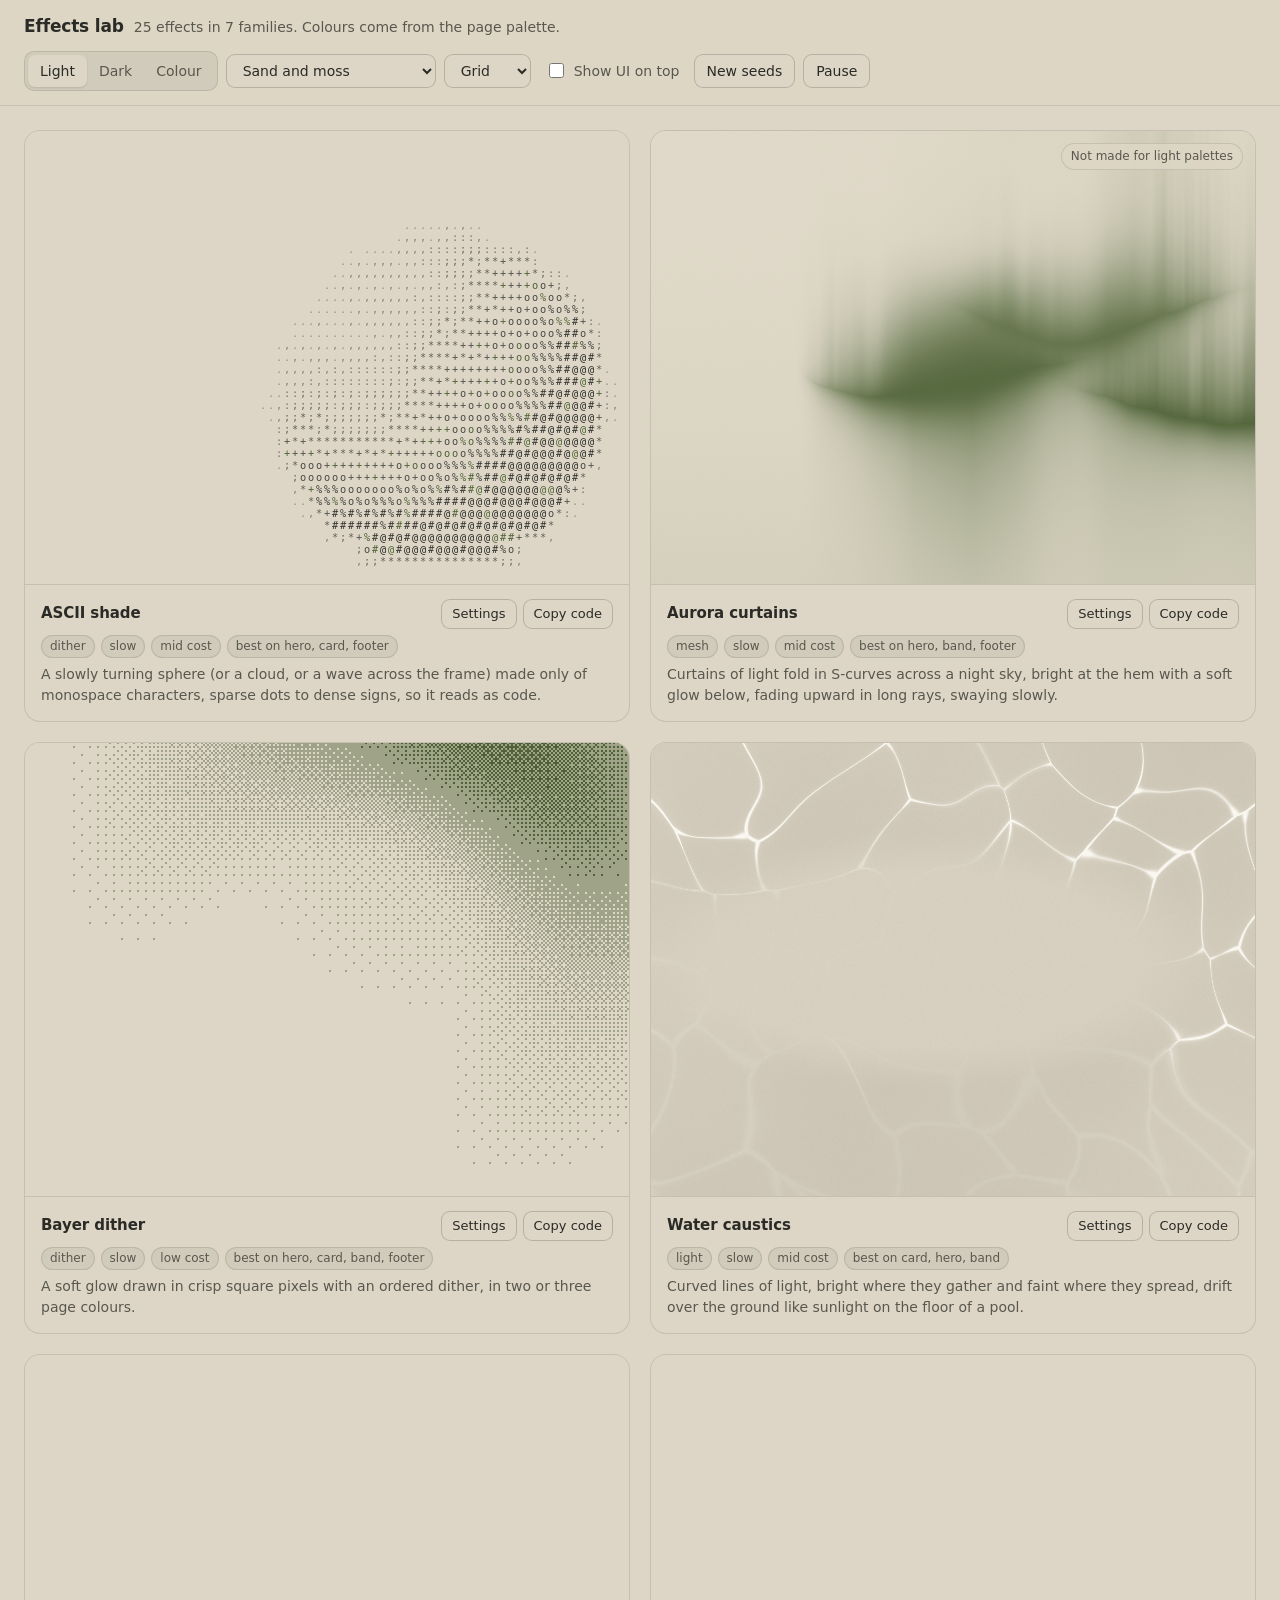
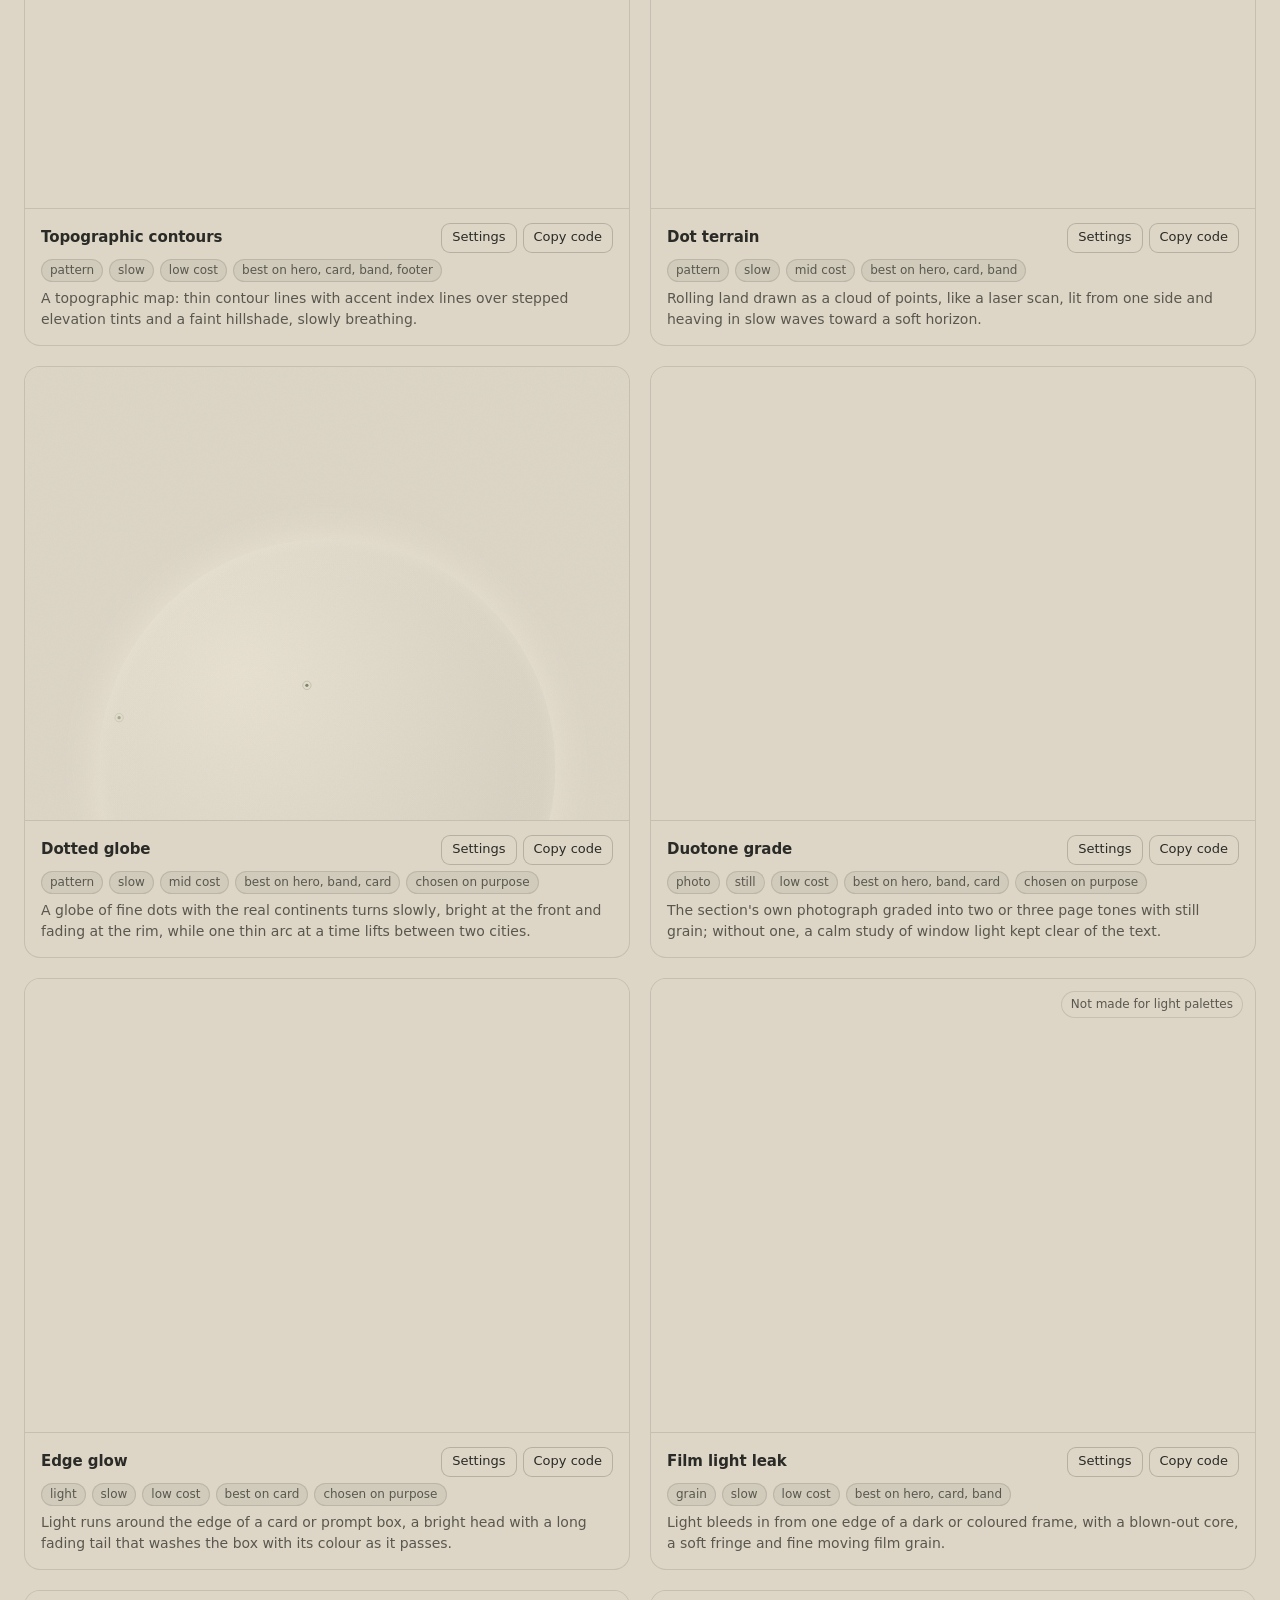
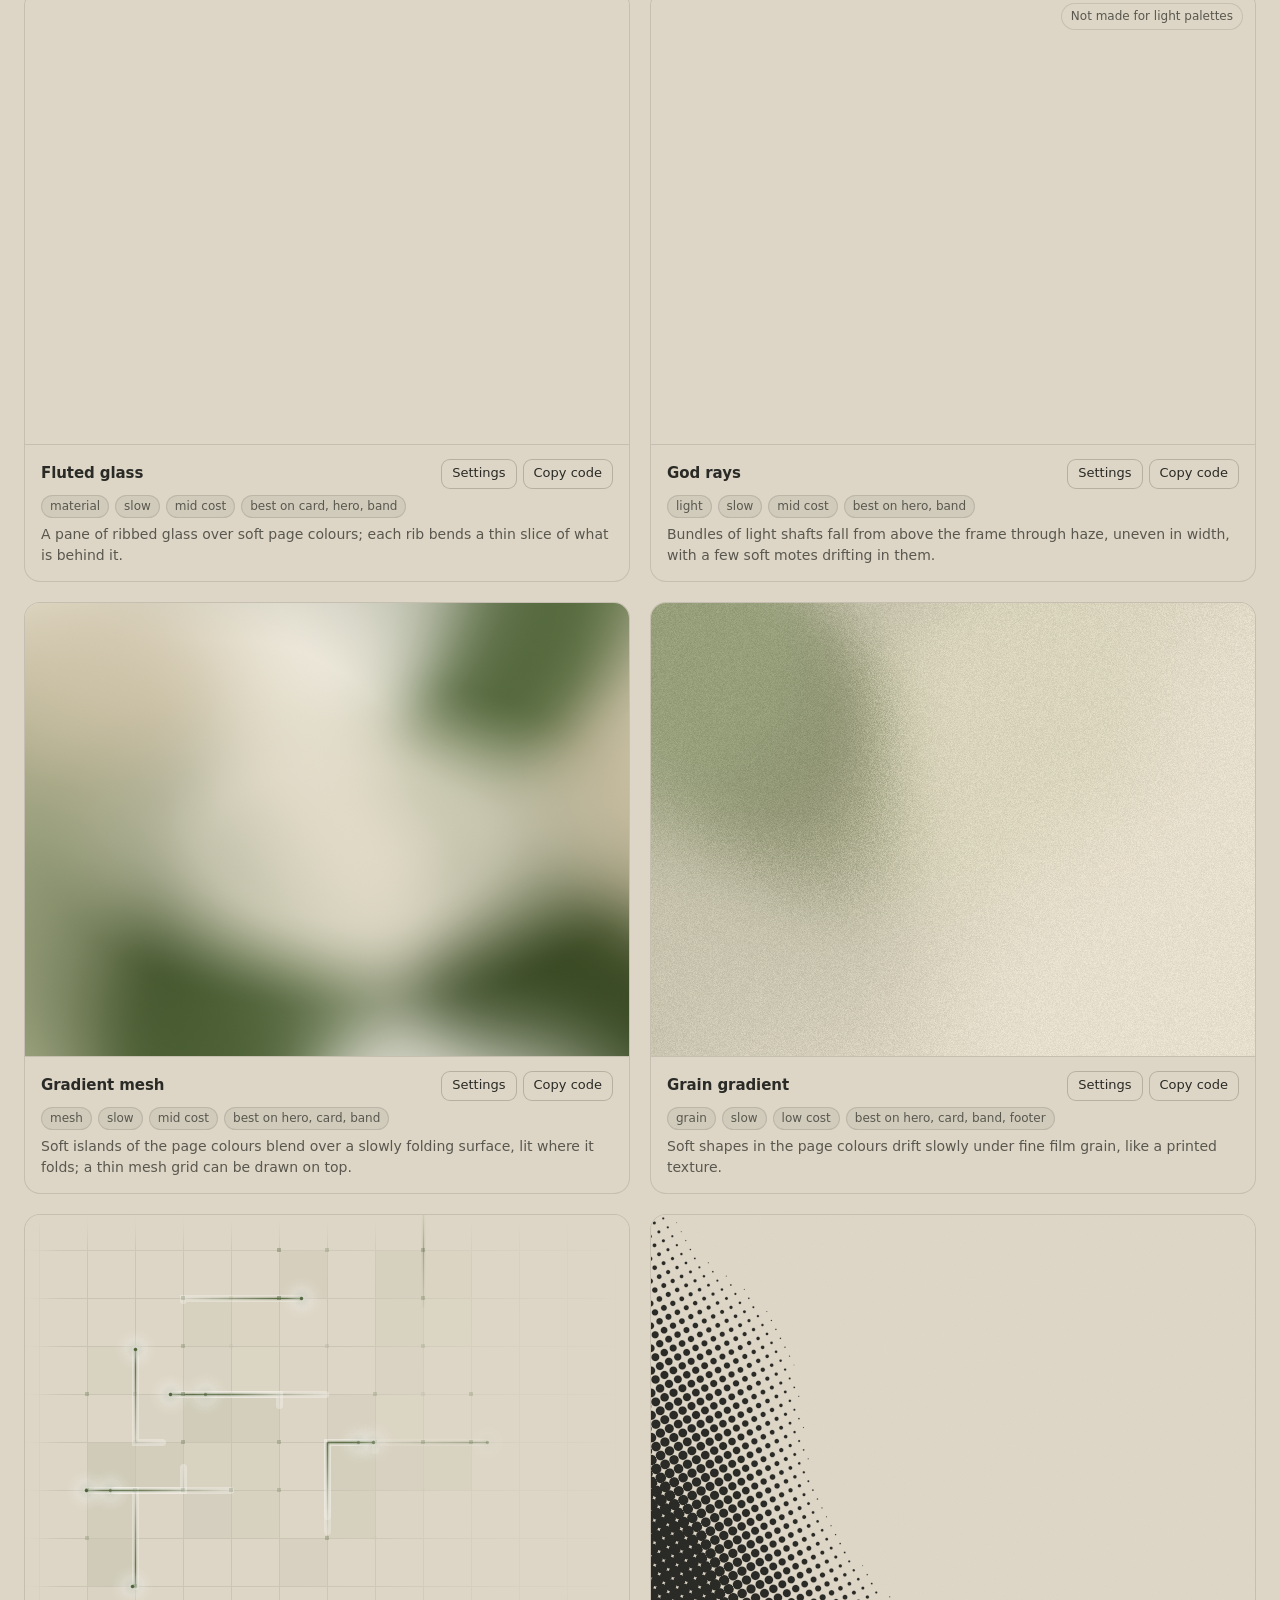
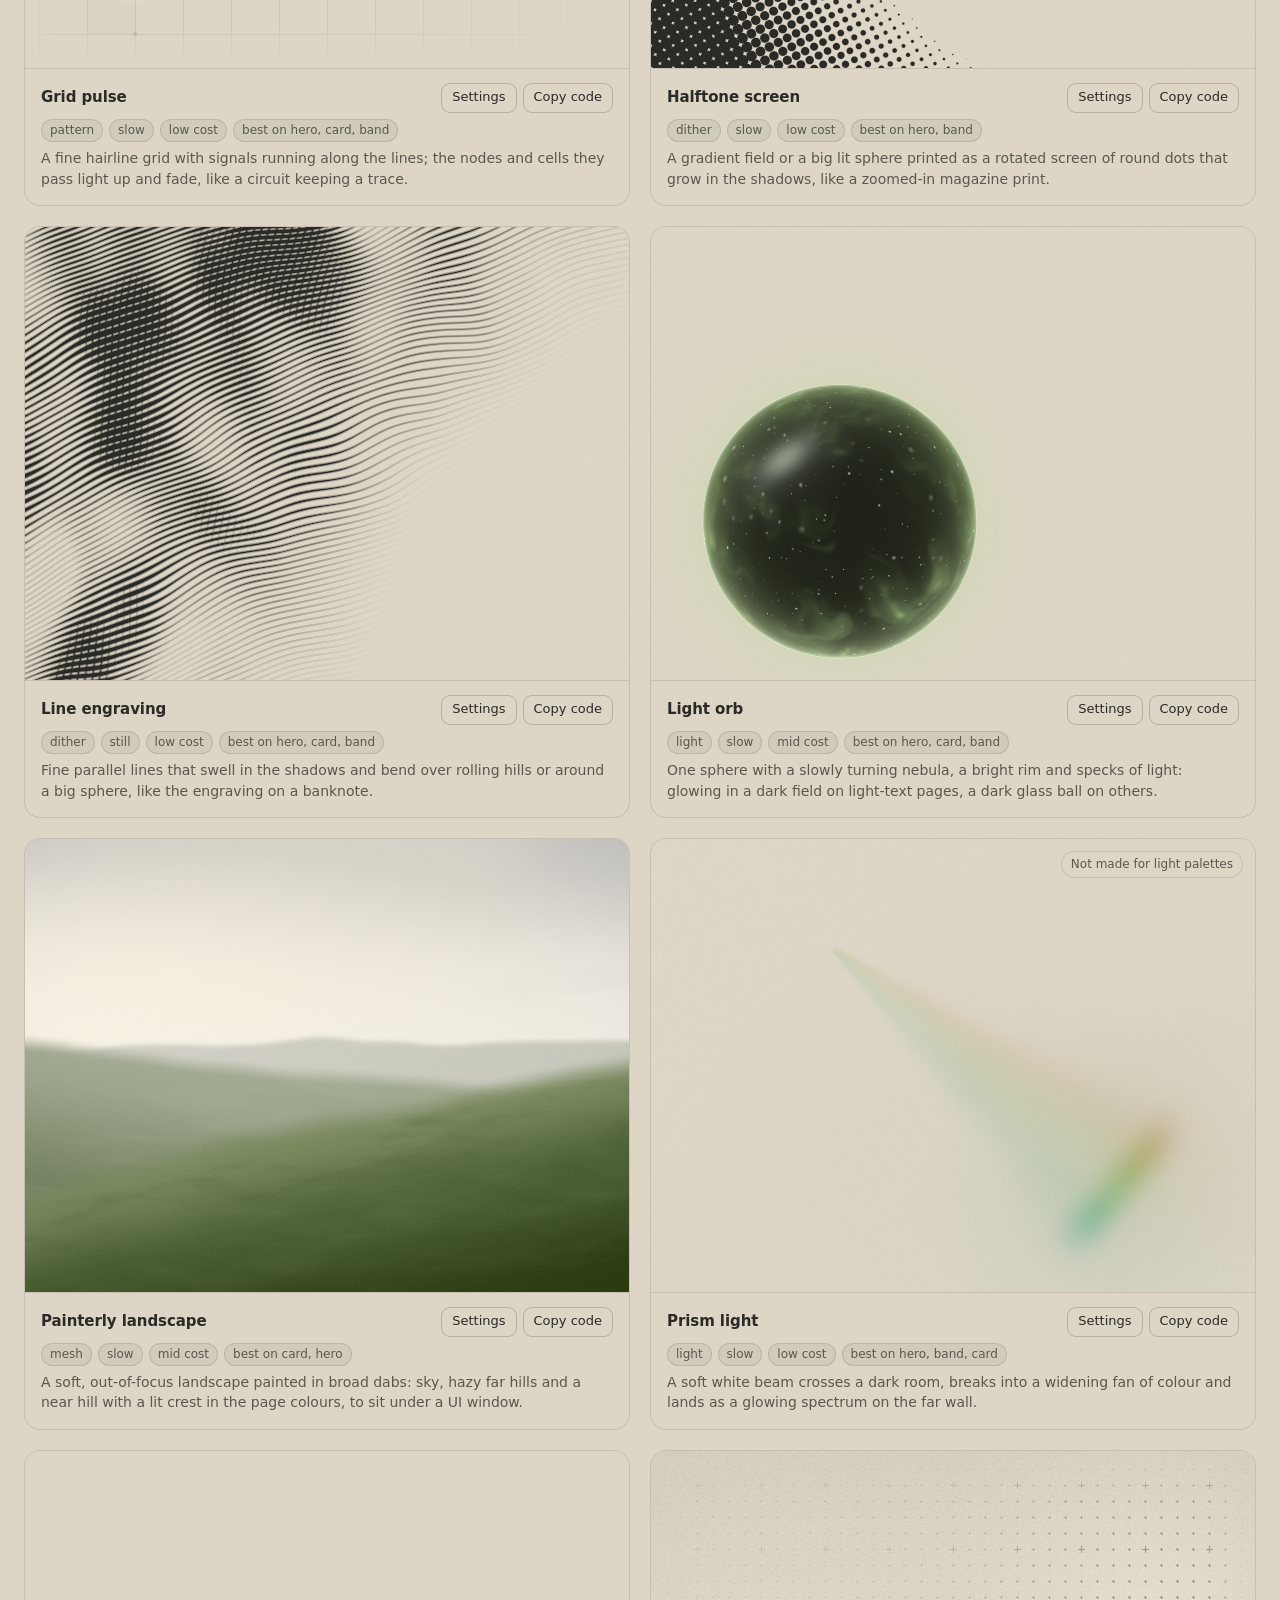
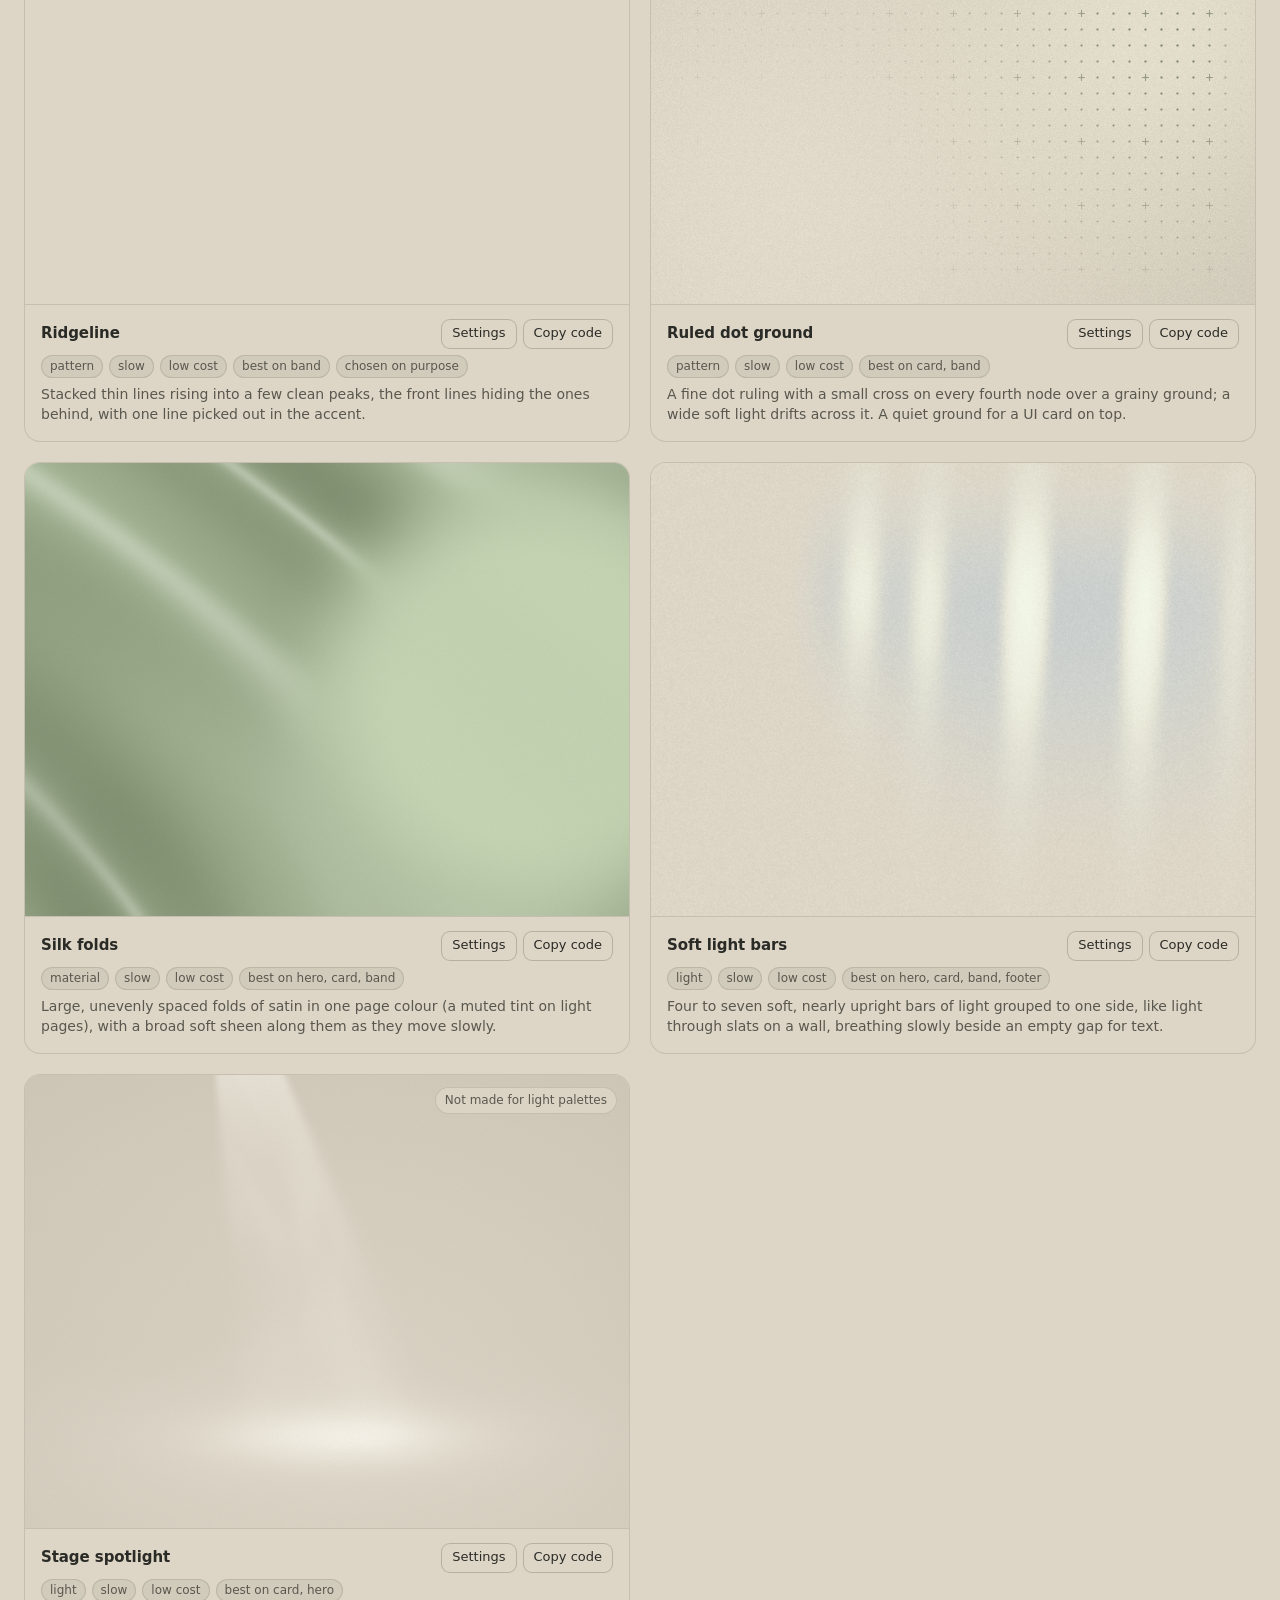
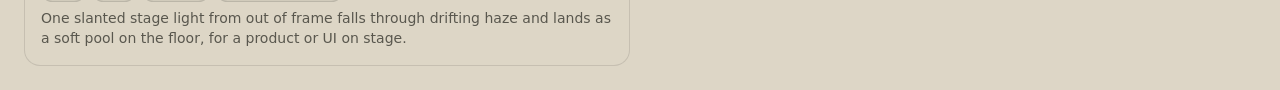
<file: .agents/skills/design-taste-frontend/assets/effects/lab.html>
<!doctype html>
<html lang="en">
<head>
<script>window.__tpGlMax = 16;   /* a gallery shows many live effects at once; a page of a site keeps the default 4 (fx.js) */</script>
<meta charset="utf-8">
<meta name="viewport" content="width=device-width, initial-scale=1">
<title>Effects lab</title>
<link rel="icon" href="data:,">
<style>
  :root {
    --bg: #ddd6c6; --surface: #d2cab8; --ink: #2a2a26; --muted: #59574e; --accent: #4f6238; --accent-ink: #ffffff;
    --line: color-mix(in oklab, var(--ink) 13%, transparent);
    --line-strong: color-mix(in oklab, var(--ink) 22%, transparent);
    --chip: color-mix(in oklab, var(--ink) 6%, var(--bg));
    --radius: 16px;
    color-scheme: light;
  }
  * { box-sizing: border-box; }
  html { -webkit-text-size-adjust: 100%; }
  body {
    margin: 0; background: var(--bg); color: var(--ink);
    font: 14px/1.45 ui-sans-serif, system-ui, -apple-system, "Segoe UI", Roboto, "Helvetica Neue", Arial, sans-serif;
    -webkit-font-smoothing: antialiased;
  }
  button, select, input { font: inherit; color: inherit; }
  .bar {
    position: sticky; top: 0; z-index: 20;
    display: flex; flex-wrap: wrap; align-items: center; justify-content: space-between; gap: 12px 20px;
    padding: 14px 24px; background: color-mix(in oklab, var(--bg) 90%, transparent);
    backdrop-filter: saturate(1.2) blur(14px); -webkit-backdrop-filter: saturate(1.2) blur(14px);
    border-bottom: 1px solid var(--line);
  }
  .title { display: flex; align-items: baseline; gap: 10px; min-width: 0; }
  .title h1 { margin: 0; font-size: 17px; font-weight: 640; letter-spacing: -0.01em; }
  .title p { margin: 0; color: var(--muted); white-space: nowrap; overflow: hidden; text-overflow: ellipsis; }
  .controls { display: flex; flex-wrap: wrap; align-items: center; gap: 8px; }
  .seg { display: inline-flex; padding: 3px; border-radius: 10px; background: var(--chip); border: 1px solid var(--line); }
  .seg button { border: 0; background: transparent; padding: 6px 12px; border-radius: 7px; cursor: pointer; color: var(--muted); }
  .seg button[aria-pressed="true"] { background: var(--bg); color: var(--ink); box-shadow: 0 1px 2px color-mix(in oklab, var(--ink) 14%, transparent); }
  .btn, select {
    height: 34px; padding: 0 12px; border-radius: 9px; border: 1px solid var(--line-strong); background: var(--bg);
    cursor: pointer; display: inline-flex; align-items: center; gap: 6px;
  }
  .btn:hover, select:hover { border-color: color-mix(in oklab, var(--ink) 35%, transparent); }
  .btn.primary { background: var(--ink); color: var(--bg); border-color: var(--ink); }
  label.check { display: inline-flex; align-items: center; gap: 7px; padding: 0 6px; cursor: pointer; color: var(--muted); }
  label.check input { accent-color: var(--accent); width: 15px; height: 15px; }
  select { max-width: 210px; }

  .grid {
    display: grid; gap: 20px; padding: 24px; max-width: 1680px; margin: 0 auto;
    grid-template-columns: repeat(auto-fit, minmax(min(100%, 400px), 1fr));
  }
  body[data-layout="wide"] .grid { grid-template-columns: 1fr; max-width: 1280px; }
  body[data-layout="hero"] .grid { grid-template-columns: 1fr; max-width: none; padding: 0; gap: 0; }
  .tile { border: 1px solid var(--line); border-radius: var(--radius); overflow: hidden; background: var(--bg); display: flex; flex-direction: column; min-width: 0; }
  body[data-layout="hero"] .tile { border-radius: 0; border-width: 0 0 1px; }
  .stage { position: relative; aspect-ratio: 4 / 3; overflow: hidden; }
  body[data-layout="wide"] .stage { aspect-ratio: 16 / 9; }
  body[data-layout="hero"] .stage { aspect-ratio: auto; height: 100vh; min-height: 560px; }
  .stage[data-unfit]::after {
    content: attr(data-unfit); position: absolute; top: 12px; right: 12px; padding: 4px 9px; border-radius: 999px;
    font-size: 12px; background: color-mix(in oklab, var(--bg) 85%, transparent); color: var(--muted); border: 1px solid var(--line);
  }

  /* sample content that sits on the effect */
  .sample { position: absolute; inset: 0; display: none; pointer-events: none; }
  body[data-ui="1"] .sample { display: block; }
  .sample-card {
    position: absolute; left: 22px; bottom: 22px; width: min(232px, calc(100% - 44px));
    display: grid; grid-template-columns: 36px 1fr; gap: 10px; align-items: center;
    padding: 12px 14px 12px 12px; border-radius: 12px; background: var(--surface); color: var(--ink);
    box-shadow: 0 1px 1px color-mix(in oklab, var(--ink) 8%, transparent), 0 10px 30px -12px rgb(0 0 0 / 0.3);
    border: 1px solid color-mix(in oklab, var(--ink) 8%, transparent);
  }
  .sample-card .ic {
    width: 36px; height: 36px; border-radius: 8px; background: var(--bg);
    background-image: radial-gradient(color-mix(in oklab, var(--ink) 55%, transparent) 1.1px, transparent 1.4px);
    background-size: 6px 6px; background-position: 3px 3px; border: 1px solid var(--line);
  }
  .sample-card b { display: block; font-size: 13px; font-weight: 600; }
  .sample-card span { display: block; font-size: 12px; color: var(--muted); font-variant-numeric: tabular-nums; }
  .sample-card .track { grid-column: 1 / -1; height: 4px; border-radius: 4px; background: color-mix(in oklab, var(--ink) 12%, transparent); position: relative; }
  .sample-card .track i { position: absolute; inset: 0 45% 0 0; border-radius: inherit; background: var(--accent); }
  .sample-head { position: absolute; left: 24px; top: 22px; right: 24px; color: var(--ink); }
  .sample-head b { display: block; font-size: clamp(18px, 2.2vw, 30px); font-weight: 640; letter-spacing: -0.02em; line-height: 1.1; max-width: 16ch; }
  .sample-head span { display: block; margin-top: 6px; color: var(--muted); max-width: 34ch; }
  body[data-layout="hero"] .sample-head { left: 48px; top: auto; bottom: 30vh; }
  body[data-layout="hero"] .sample-head b { font-size: clamp(36px, 5vw, 72px); }
  body[data-layout="hero"] .sample-card { left: 48px; bottom: 48px; }

  /* card layout: a feature card with an inset effect panel and a small UI window on it */
  .card-head { display: none; }
  body[data-layout="card"] .grid { grid-template-columns: repeat(auto-fit, minmax(min(100%, 460px), 1fr)); max-width: 1240px; gap: 16px; }
  body[data-layout="card"] .tile { padding: 22px; border: 0; background: color-mix(in oklab, var(--ink) 4.5%, var(--bg)); border-radius: 18px; }
  body[data-layout="card"] .card-head { display: block; }
  .card-head b { display: block; font-size: 15px; font-weight: 620; }
  .card-head p { margin: 4px 0 0; color: var(--muted); max-width: 52ch; }
  body[data-layout="card"] .stage { margin-top: 18px; border-radius: 12px; aspect-ratio: 16 / 10; }
  body[data-layout="card"] .info { display: none; }
  body[data-layout="card"] .sample { display: block; }
  body[data-layout="card"] .sample-head, body[data-layout="card"] .sample-card { display: none; }
  .window { display: none; }
  body[data-layout="card"] .window {
    display: block; position: absolute; left: 50%; top: 54%; transform: translate(-50%, -50%); width: 64%;
    border-radius: 10px; background: var(--surface); color: var(--ink);
    box-shadow: 0 1px 0 color-mix(in oklab, var(--ink) 6%, transparent), 0 18px 40px -16px rgb(0 0 0 / 0.35);
    border: 1px solid color-mix(in oklab, var(--ink) 10%, transparent); overflow: hidden; font-size: 12px;
  }
  .window .wbar { display: flex; align-items: center; gap: 5px; padding: 8px 10px; border-bottom: 1px solid var(--line); }
  .window .wbar i { width: 7px; height: 7px; border-radius: 50%; background: color-mix(in oklab, var(--ink) 22%, transparent); }
  .window .wbar span { margin-left: 8px; color: var(--muted); }
  .window .wbody { padding: 12px 12px 14px; display: grid; gap: 8px; }
  .window .wrow { display: flex; align-items: center; justify-content: space-between; gap: 10px; }
  .window .wrow em { font-style: normal; color: var(--muted); font-variant-numeric: tabular-nums; }
  .window .wbtn { justify-self: start; margin-top: 2px; padding: 5px 10px; border-radius: 7px; background: var(--accent); color: var(--accent-ink); font-weight: 600; }
  .info { padding: 14px 16px 16px; display: grid; gap: 4px; border-top: 1px solid var(--line); }
  body[data-layout="hero"] .info { display: none; }
  .info-top { display: flex; align-items: center; justify-content: space-between; gap: 12px; }
  .info h2 { margin: 0; font-size: 15px; font-weight: 620; letter-spacing: -0.005em; }
  .tags { display: flex; flex-wrap: wrap; gap: 6px; margin: 2px 0 2px; }
  .tags span { font-size: 12px; padding: 2px 8px; border-radius: 999px; background: var(--chip); color: var(--muted); border: 1px solid var(--line); }
  .look { margin: 0; color: var(--muted); }
  .actions { display: flex; gap: 6px; flex: none; }
  .actions .btn { height: 30px; padding: 0 10px; font-size: 13px; }

  .params { display: none; padding: 4px 16px 16px; gap: 10px 18px; grid-template-columns: repeat(auto-fill, minmax(170px, 1fr)); }
  .tile.open .params { display: grid; }
  .param { display: grid; gap: 4px; }
  .param label { display: flex; justify-content: space-between; font-size: 12px; color: var(--muted); }
  .param output { color: var(--ink); font-variant-numeric: tabular-nums; }
  .param input[type=range] { width: 100%; accent-color: var(--ink); margin: 0; }
  .params .row { grid-column: 1 / -1; display: flex; gap: 8px; align-items: center; }
  .params .row input { width: 90px; height: 30px; border-radius: 8px; border: 1px solid var(--line-strong); background: var(--bg); padding: 0 8px; }

  .empty { padding: 80px 24px; text-align: center; color: var(--muted); }
  .toast {
    position: fixed; left: 50%; bottom: 24px; transform: translate(-50%, 20px); opacity: 0; pointer-events: none;
    background: var(--ink); color: var(--bg); padding: 9px 14px; border-radius: 10px; transition: .25s ease; z-index: 30;
  }
  .toast.on { opacity: 1; transform: translate(-50%, 0); }
  @media (max-width: 640px) {
    .bar { padding: 12px 16px; }
    .grid { padding: 16px; gap: 16px; }
    .title p { display: none; }
  }
</style>
</head>
<body data-layout="grid">
<header class="bar">
  <div class="title">
    <h1>Effects lab</h1>
    <p id="count"></p>
  </div>
  <div class="controls">
    <div class="seg" role="group" aria-label="Palette type">
      <button type="button" data-kind="light">Light</button>
      <button type="button" data-kind="dark">Dark</button>
      <button type="button" data-kind="colour">Colour</button>
    </div>
    <select id="pal" aria-label="Palette"></select>
    <select id="layout" aria-label="Layout"><option value="grid">Grid</option><option value="card">Cards</option><option value="wide">Wide</option><option value="hero">Hero</option></select>
    <label class="check"><input type="checkbox" id="ui"> Show UI on top</label>
    <button type="button" class="btn" id="reseed">New seeds</button>
    <button type="button" class="btn" id="pause">Pause</button>
  </div>
</header>
<main class="grid" id="grid"></main>
<div class="toast" id="toast" role="status"></div>
<script id="palettes" type="application/json">[{"id":"white-link-blue","name":"Sheet and biro","bg":"#ffffff","surface":"#f4f4f4","ink":"#111111","muted":"#6b6b6b","accent":"#1a4be0","accentInk":"#ffffff"},{"id":"cool-white-slate","name":"Frost and slate","bg":"#f7f9fa","surface":"#ecf0f2","ink":"#1f3038","muted":"#5d6b72","accent":"#0d7480","accentInk":"#ffffff"},{"id":"rose-grey-green","name":"Rose grey, green","bg":"#ebe5e3","surface":"#e1dad7","ink":"#2b2622","muted":"#6a615d","accent":"#0f7d45","accentInk":"#ffffff"},{"id":"paper-grey-brass","name":"Newsprint and brass","bg":"#e8e8e3","surface":"#dcdcd6","ink":"#181715","muted":"#63625c","accent":"#bfb21a","accentInk":"#181715"},{"id":"stone-blueprint","name":"Stone and blueprint","bg":"#dfdedb","surface":"#d3d2ce","ink":"#26251e","muted":"#5f5d55","accent":"#2456d6","accentInk":"#ffffff"},{"id":"white-navy-tab","name":"Navy on white","bg":"#ffffff","surface":"#f4f4f2","ink":"#1f2b4d","muted":"#6a7186","accent":"#f7941d","accentInk":"#1f2b4d"},{"id":"three-stones","name":"Three stones","bg":"#eeecea","surface":"#e4e1dd","ink":"#333231","muted":"#6b6763","accent":"#5c6b54","accentInk":"#ffffff"},{"id":"putty-black-teal","name":"Putty and black","bg":"#dedad3","surface":"#d3cec6","ink":"#0a0a0a","muted":"#5c5852","accent":"#256f82","accentInk":"#ffffff"},{"id":"moss-sand","name":"Sand and moss","bg":"#ddd6c6","surface":"#d2cab8","ink":"#2a2a26","muted":"#59574e","accent":"#4f6238","accentInk":"#ffffff"},{"id":"green-mat-chocolate","name":"Bone, green, chocolate","bg":"#e5e1d8","surface":"#dad5ca","ink":"#2a1d17","muted":"#6b5b51","accent":"#456f3a","accentInk":"#ffffff"},{"id":"lunar-grey-bronze","name":"Lunar and bronze","bg":"#111111","surface":"#1c1c1c","ink":"#f2f2f2","muted":"#8f8f8f","accent":"#a08672","accentInk":"#111111"},{"id":"blue-black-cornflower","name":"Night and sky blue","bg":"#0a0d14","surface":"#131824","ink":"#e9edf3","muted":"#8891a1","accent":"#5ab9fc","accentInk":"#0a0d14"},{"id":"green-black-bone","name":"Green-black and bone","bg":"#161c1a","surface":"#1f2725","ink":"#e3e2da","muted":"#8e948d","accent":"#9fc7b8","accentInk":"#161c1a"},{"id":"black-crimson","name":"Black and crimson","bg":"#0a0a0a","surface":"#151515","ink":"#efefef","muted":"#8c8c8c","accent":"#b11226","accentInk":"#ffffff"},{"id":"forest-pale-lime","name":"Forest and lime","bg":"#0f1f10","surface":"#162a17","ink":"#ffffff","muted":"#9aa39a","accent":"#c6f19d","accentInk":"#0f1f10"},{"id":"charcoal-room-sage","name":"Charcoal and sage","bg":"#1c1c1c","surface":"#262626","ink":"#f1f1ef","muted":"#9a9b96","accent":"#8fa68e","accentInk":"#1c1c1c"},{"id":"warm-black-gold","name":"Warm black, gold","bg":"#0c0a08","surface":"#181512","ink":"#ffffff","muted":"#8f8a84","accent":"#c9a45a","accentInk":"#0c0a08"},{"id":"graphite-safety-orange","name":"Graphite and orange","bg":"#18191b","surface":"#222427","ink":"#eff0f1","muted":"#9c9ea3","accent":"#ff4a1f","accentInk":"#18191b"},{"id":"soot-pale-lime","name":"Soot and lime","bg":"#0f0f0f","surface":"#1a1a1a","ink":"#ffffff","muted":"#8f8f8f","accent":"#dafa9c","accentInk":"#0f0f0f"},{"id":"plum-black-pink","name":"Plum-black and pink","bg":"#0d060b","surface":"#1b0e17","ink":"#ffffff","muted":"#9a8f97","accent":"#ff488b","accentInk":"#0d060b"},{"id":"white-signal-red","name":"Signal red, white","bg":"#ffffff","surface":"#f2f2f2","ink":"#0a0a0a","muted":"#6b6b6b","accent":"#d92b21","accentInk":"#ffffff"},{"id":"white-mint-tiles","name":"Greys and mint","bg":"#ffffff","surface":"#f3f3f3","ink":"#232323","muted":"#6e6e6e","accent":"#a1ffcb","accentInk":"#232323"},{"id":"cool-grey-cobalt","name":"Cool grey, cobalt","bg":"#eef0f3","surface":"#e2e5ea","ink":"#0b0c0e","muted":"#5d6470","accent":"#1f2de6","accentInk":"#ffffff"},{"id":"offwhite-bottle-yellow","name":"Bottle ink, yellow","bg":"#f7f7f7","surface":"#ebebeb","ink":"#0d2a1c","muted":"#5f6b64","accent":"#f6e016","accentInk":"#0d2a1c"},{"id":"teal-on-paper","name":"Teal on paper","bg":"#f7f9f8","surface":"#ebf0ee","ink":"#06525c","muted":"#2f737d","accent":"#06525c","accentInk":"#f7f9f8"},{"id":"navy-pink","name":"Navy and pink","bg":"#1a2039","surface":"#212846","ink":"#f9a3c0","muted":"#b9879c","accent":"#f9a3c0","accentInk":"#1a2039"},{"id":"blush-aubergine","name":"Blush and aubergine","bg":"#edccbe","surface":"#e8c2b2","ink":"#351a2b","muted":"#6c4857","accent":"#351a2b","accentInk":"#edccbe"},{"id":"cobalt-on-sand","name":"Cobalt on sand","bg":"#e6dbc7","surface":"#ddd0b9","ink":"#062b8a","muted":"#3a5aa8","accent":"#062b8a","accentInk":"#e6dbc7"},{"id":"oxblood-grey","name":"Oxblood and grey","bg":"#e2e2e2","surface":"#d6d6d6","ink":"#7d0c14","muted":"#7a4a4e","accent":"#7d0c14","accentInk":"#e2e2e2"},{"id":"olive-on-bone","name":"Olive on bone","bg":"#ecebe7","surface":"#e1dfd9","ink":"#38450f","muted":"#5d683a","accent":"#38450f","accentInk":"#ecebe7"},{"id":"burgundy-bubblegum","name":"Burgundy and bubblegum","bg":"#3d0012","surface":"#4d0519","ink":"#ff99d3","muted":"#c77aa0","accent":"#ff99d3","accentInk":"#3d0012"},{"id":"bottle-green-gold","name":"Bottle green, gold","bg":"#133621","surface":"#1a4429","ink":"#f4d96c","muted":"#b3a55e","accent":"#f4d96c","accentInk":"#133621"},{"id":"cobalt-field","name":"Cobalt field","bg":"#0034eb","surface":"#002fd6","ink":"#ffffff","muted":"#dfe4f2","accent":"#e9e34a","accentInk":"#111111"},{"id":"mustard-field","name":"Mustard and black","bg":"#e1ac10","surface":"#cd9d0f","ink":"#0b0b0b","muted":"#4d3d0a","accent":"#24338f","accentInk":"#ffffff"},{"id":"carmine-field","name":"Carmine field","bg":"#9c1220","surface":"#8a101c","ink":"#ffffff","muted":"#f0b9bd","accent":"#ffd9dc","accentInk":"#9c1220"},{"id":"pink-field-lime","name":"Bubblegum and lime","bg":"#ff87ab","surface":"#ff739d","ink":"#0a0a0a","muted":"#6b1f3a","accent":"#def915","accentInk":"#0a0a0a"},{"id":"sky-field-navy","name":"Sky and navy","bg":"#6bb4ee","surface":"#7dbdf0","ink":"#0e1822","muted":"#1b3d5c","accent":"#ff5a1f","accentInk":"#0e1822"},{"id":"orange-field-black","name":"Orange and black","bg":"#ff7a1f","surface":"#ff8633","ink":"#050f16","muted":"#5a2306","accent":"#050f16","accentInk":"#ff7a1f"},{"id":"tobacco-olive","name":"Tobacco and olive","bg":"#472913","surface":"#55321a","ink":"#e4e0cf","muted":"#b39f84","accent":"#525e1b","accentInk":"#e4e0cf"},{"id":"poster-chapters","name":"Poster chapters","bg":"#e6e0d2","surface":"#dcd5c5","ink":"#1a1a1a","muted":"#5f5b52","accent":"#18bc42","accentInk":"#1a1a1a"},{"id":"blue-red-black","name":"Blue, red, black","bg":"#ffffff","surface":"#f3f3f3","ink":"#0a0a0a","muted":"#6b6b6b","accent":"#1f30e0","accentInk":"#ffffff"},{"id":"charcoal-primaries","name":"Charcoal and primaries","bg":"#191919","surface":"#242424","ink":"#ffffff","muted":"#9a9a9a","accent":"#0c7866","accentInk":"#ffffff"},{"id":"ultramarine-yellow","name":"Ultramarine and yellow","bg":"#1423b8","surface":"#1220a6","ink":"#ffffff","muted":"#e4e2d6","accent":"#1fc27a","accentInk":"#0a0a0a"},{"id":"candy-chapters","name":"Candy chapters","bg":"#ffd249","surface":"#f5c63c","ink":"#0a0a0a","muted":"#5e4a0a","accent":"#f53fd6","accentInk":"#0a0a0a"},{"id":"orange-sky-lime","name":"Orange, sky, lime","bg":"#ff8126","surface":"#ff8d3a","ink":"#111111","muted":"#5c2a05","accent":"#de194b","accentInk":"#ffffff"},{"id":"post-red-mustard","name":"Post red, mustard","bg":"#e2dccf","surface":"#d7d0c1","ink":"#2a1110","muted":"#6b524c","accent":"#4a6f84","accentInk":"#ffffff"},{"id":"mint-orange-grey","name":"Grey, mint, orange","bg":"#ffffff","surface":"#f5f5f5","ink":"#000000","muted":"#666666","accent":"#a7ff9c","accentInk":"#000000"},{"id":"report-blocks","name":"Report blocks","bg":"#ffffff","surface":"#f6f6f6","ink":"#000000","muted":"#5f5f5f","accent":"#fe7141","accentInk":"#000000"},{"id":"card-pastels","name":"Card pastels","bg":"#f7f7f5","surface":"#ebebe8","ink":"#000000","muted":"#666662","accent":"#d0106f","accentInk":"#ffffff"},{"id":"mint-pink-accounts","name":"Mint and pink","bg":"#f8f8f8","surface":"#eeeeee","ink":"#0a0a0a","muted":"#6a6a6a","accent":"#1f6b3a","accentInk":"#ffffff"},{"id":"swap-pastels","name":"Swapping pastels","bg":"#c3d7e5","surface":"#d0e0eb","ink":"#141414","muted":"#4a5068","accent":"#0f5257","accentInk":"#ffffff"},{"id":"blush-sage-slate","name":"Blush, sage, slate","bg":"#a6b3bc","surface":"#b2bdc5","ink":"#1c1c1c","muted":"#38424a","accent":"#2c3620","accentInk":"#e3e2da"},{"id":"candy-on-black","name":"Candy on black","bg":"#000000","surface":"#0d0d0d","ink":"#ffffff","muted":"#999999","accent":"#93f1f7","accentInk":"#000000"},{"id":"sky-sand","name":"Sky and sand","bg":"#cbe4f2","surface":"#bcdcee","ink":"#0a0a0a","muted":"#44606e","accent":"#b0298f","accentInk":"#ffffff"},{"id":"studio-grey","name":"Studio grey","bg":"#a8a8aa","surface":"#b4b4b6","ink":"#0e0e0e","muted":"#3a3a3c","accent":"#1f5c49","accentInk":"#ffffff"},{"id":"walnut-tan","name":"Walnut and tan","bg":"#2b2216","surface":"#382d1e","ink":"#e4e2da","muted":"#a39a8b","accent":"#bda38b","accentInk":"#2b2216"}]</script>
<script id="presets" type="application/json">{"light":"moss-sand","dark":"blue-black-cornflower","colour":"cobalt-field"}</script>
<script type="module">
  import fx from './fx.js';

  const q = new URLSearchParams(location.search);
  const PALETTES = JSON.parse(document.getElementById('palettes').textContent);
  const PRESETS = JSON.parse(document.getElementById('presets').textContent);
  const byId = Object.fromEntries(PALETTES.map(p => [p.id, p]));
  const $ = s => document.querySelector(s);
  const grid = $('#grid');

  if (q.has('fallback')) fx.config.forceFallback = true;
  if (q.has('webgl1')) fx.config.forceWebGL1 = true;
  if (q.has('time')) fx.setClock(+q.get('time'));
  document.body.dataset.layout = ['wide', 'hero', 'card'].includes(q.get('layout')) ? q.get('layout') : 'grid';
  $('#layout').value = document.body.dataset.layout;
  $('#layout').addEventListener('change', e => { document.body.dataset.layout = e.target.value; syncUrl(); });
  document.body.dataset.ui = q.get('ui') === '1' ? '1' : '0';
  $('#ui').checked = document.body.dataset.ui === '1';

  let palette = pickPalette(q.get('palette') || 'light');
  let paused = false;
  const tiles = [];

  function pickPalette(key) {
    const id = PRESETS[key] || key;
    return byId[id] || byId[PRESETS.light] || PALETTES[0];
  }
  function applyPalette(p) {
    const r = document.documentElement.style;
    r.setProperty('--bg', p.bg); r.setProperty('--surface', p.surface); r.setProperty('--ink', p.ink);
    r.setProperty('--muted', p.muted); r.setProperty('--accent', p.accent); r.setProperty('--accent-ink', p.accentInk);
    document.documentElement.style.colorScheme = fx.paletteKind(p) === 'light' ? 'light' : 'dark';
    const kind = fx.paletteKind(p);
    for (const b of document.querySelectorAll('.seg button')) b.setAttribute('aria-pressed', String(PRESETS[b.dataset.kind] === p.id));
    $('#pal').value = p.id;
    for (const t of tiles) {
      const fits = t.meta.palettes.includes(kind);
      if (fits) t.stage.removeAttribute('data-unfit'); else t.stage.setAttribute('data-unfit', `Not made for ${kind} palettes`);
      t.ctrl?.setPalette(fx.normalizePalette(p));
    }
  }
  function toast(msg) {
    const el = $('#toast'); el.textContent = msg; el.classList.add('on');
    clearTimeout(toast.t); toast.t = setTimeout(() => el.classList.remove('on'), 1600);
  }
  const fmt = (v, d) => (d.step && d.step >= 1 ? String(Math.round(v)) : (+v).toFixed(2));

  function snippet(t) {
    const p = t.ctrl.params, d = t.meta.params || {};
    const changed = Object.fromEntries(Object.entries(p).filter(([k, v]) => d[k] && v !== d[k].default));
    const attrs = [`data-fx="${t.meta.id}"`, `data-fx-seed="${t.ctrl.seed}"`];
    if (Object.keys(changed).length) attrs.push(`data-fx-params='${JSON.stringify(changed)}'`);
    return `<div ${attrs.join(' ')}></div>`;
  }

  function buildTile(meta, i) {
    const tile = document.createElement('article');
    tile.className = 'tile';
    tile.dataset.id = meta.id;
    tile.innerHTML = `
      <div class="card-head"><b></b><p></p></div>
      <div class="stage">
        <div class="sample" aria-hidden="true">
          <div class="window"><div class="wbar"><i></i><i></i><i></i><span>Settings</span></div>
            <div class="wbody"><div class="wrow"><span>Grain</span><em>0.60</em></div><div class="wrow"><span>Speed</span><em>0.50</em></div><span class="wbtn">Apply</span></div></div>
          <div class="sample-head"><b>A headline sits here</b><span>Secondary text, to check contrast on the effect.</span></div>
          <div class="sample-card"><div class="ic"></div><div><b></b><span></span></div><div class="track"><i></i></div></div>
        </div>
      </div>
      <div class="info">
        <div class="info-top">
          <h2></h2>
          <div class="actions">
            <button type="button" class="btn" data-act="params" aria-expanded="false">Settings</button>
            <button type="button" class="btn" data-act="copy">Copy code</button>
          </div>
        </div>
        <div class="tags"></div>
        <p class="look"></p>
      </div>
      <div class="params"></div>`;
    tile.querySelector('h2').textContent = meta.name;
    tile.querySelector('.card-head b').textContent = meta.name;
    tile.querySelector('.card-head p').textContent = meta.look;
    tile.querySelector('.window .wbar span').textContent = meta.name;
    const wk = Object.keys(meta.params || {}).slice(0, 2);
    tile.querySelectorAll('.window .wrow').forEach((row, n) => {
      const k = wk[n];
      if (!k) { row.remove(); return; }
      row.querySelector('span').textContent = k[0].toUpperCase() + k.slice(1);
      row.querySelector('em').textContent = fmt(meta.params[k].default, meta.params[k]);
    });
    tile.querySelector('.look').textContent = meta.look;
    tile.querySelector('.sample-card b').textContent = meta.name;
    const keys = Object.keys(meta.params || {}).slice(0, 2);
    tile.querySelector('.sample-card span').textContent = keys.map(k => `${k} ${fmt(meta.params[k].default, meta.params[k])}`).join(' · ');
    const tags = [meta.family, meta.motion, `${meta.cost} cost`, `best on ${meta.bestOn.join(', ')}`, ...(meta.random === false ? ['chosen on purpose'] : [])];
    tile.querySelector('.tags').append(...tags.map(s => Object.assign(document.createElement('span'), { textContent: s })));
    const stage = tile.querySelector('.stage');
    const seed = q.has('seed') ? (+q.get('seed') + i * 101) : 1000 + i * 37;
    const t = { meta, tile, stage, seed, ctrl: null };
    tile.querySelector('[data-act="copy"]').addEventListener('click', async () => {
      if (!t.ctrl) return;
      try { await navigator.clipboard.writeText(snippet(t)); toast('Code copied'); }
      catch (_) { prompt('Copy this code', snippet(t)); }
    });
    tile.querySelector('[data-act="params"]').addEventListener('click', e => {
      const open = tile.classList.toggle('open');
      e.currentTarget.setAttribute('aria-expanded', String(open));
    });
    buildParams(t);
    return t;
  }

  function buildParams(t) {
    const box = t.tile.querySelector('.params');
    box.innerHTML = '';
    for (const [k, d] of Object.entries(t.meta.params || {})) {
      const id = `${t.meta.id}-${k}`;
      const row = document.createElement('div');
      row.className = 'param';
      row.innerHTML = `<label for="${id}"><span>${k}</span><output></output></label><input type="range" id="${id}">`;
      const inp = row.querySelector('input'), out = row.querySelector('output');
      inp.min = d.min; inp.max = d.max; inp.step = d.step || (d.max - d.min) / 100; inp.value = d.default;
      out.textContent = fmt(d.default, d);
      inp.addEventListener('input', () => { out.textContent = fmt(+inp.value, d); t.ctrl?.set({ [k]: +inp.value }); });
      box.append(row);
    }
    const row = document.createElement('div');
    row.className = 'row';
    row.innerHTML = `<span>Seed</span><input type="number" min="0" max="9999" step="1"><button type="button" class="btn">Reset</button>`;
    const seedIn = row.querySelector('input');
    seedIn.value = t.seed;
    seedIn.addEventListener('change', () => { t.seed = +seedIn.value || 0; remount(t); });
    row.querySelector('button').addEventListener('click', () => { buildParams(t); remount(t); });
    box.append(row);
  }

  async function remount(t, params) {
    t.ctrl = await fx.mount(t.stage, t.meta.id, { palette: fx.normalizePalette(palette), params: params || currentParams(t), seed: t.seed });
    if (paused) t.ctrl.pause();
    t.tile.querySelector('.params .row input').value = t.seed;
    // the seed may place the calm area and focal point (fx.compose): show the values in use
    for (const [k, d] of Object.entries(t.meta.params || {})) {
      const inp = t.tile.querySelector(`#${t.meta.id}-${k}`);
      if (inp && t.ctrl.params[k] != null) { inp.value = t.ctrl.params[k]; inp.previousElementSibling.querySelector('output').textContent = fmt(t.ctrl.params[k], d); }
    }
  }
  function currentParams(t) {
    const out = {};
    for (const inp of t.tile.querySelectorAll('.param input')) out[inp.id.slice(t.meta.id.length + 1)] = +inp.value;
    return out;
  }

  // controls
  for (const b of document.querySelectorAll('.seg button')) {
    b.addEventListener('click', () => { palette = pickPalette(b.dataset.kind); applyPalette(palette); syncUrl(); });
  }
  const sel = $('#pal');
  const groups = { light: [], dark: [], colour: [] };
  for (const p of PALETTES) groups[fx.paletteKind(p)].push(p);
  for (const [k, list] of Object.entries(groups)) {
    const og = document.createElement('optgroup');
    og.label = k[0].toUpperCase() + k.slice(1);
    for (const p of list) og.append(new Option(p.name, p.id));
    sel.append(og);
  }
  sel.addEventListener('change', () => { palette = pickPalette(sel.value); applyPalette(palette); syncUrl(); });
  $('#ui').addEventListener('change', e => {
    document.body.dataset.ui = e.target.checked ? '1' : '0';
    syncUrl();
    // a page puts the calm area where its text is; with the sample text on, do the same
    const calm = textCalm();
    for (const t of tiles) remount(t, calm ? { ...currentParams(t), ...calm } : {});
  });
  $('#layout').addEventListener('change', () => {
    const calm = textCalm();
    if (calm) for (const t of tiles) remount(t, { ...currentParams(t), ...calm });
  });
  // where the sample headline sits (0..1 of the frame), or null when no text is on the effect
  function textCalm() {
    const layout = document.body.dataset.layout;
    if (document.body.dataset.ui !== '1' || layout === 'card') return null;
    return layout === 'hero' ? { calmX: 0.2, calmY: 0.62 } : { calmX: 0.2, calmY: 0.18 };
  }
  $('#reseed').addEventListener('click', () => {
    for (const t of tiles) { t.seed = Math.floor(Math.random() * 10000); remount(t); }
  });
  $('#pause').addEventListener('click', e => {
    paused = !paused;
    e.currentTarget.textContent = paused ? 'Play' : 'Pause';
    for (const t of tiles) paused ? t.ctrl?.pause() : t.ctrl?.resume();
  });
  function syncUrl() {
    const u = new URL(location.href);
    u.searchParams.set('palette', palette.id);
    if (document.body.dataset.ui === '1') u.searchParams.set('ui', '1'); else u.searchParams.delete('ui');
    if (document.body.dataset.layout !== 'grid') u.searchParams.set('layout', document.body.dataset.layout); else u.searchParams.delete('layout');
    history.replaceState(null, '', u);
  }

  // load
  let index;
  try { index = await fetch('./index.json', { cache: 'no-store' }).then(r => { if (!r.ok) throw new Error(r.status); return r.json(); }); }
  catch (err) { grid.innerHTML = '<p class="empty">index.json did not load. Run: node scripts/effects.mjs index, and serve this folder over http.</p>'; throw err; }
  let list = index.effects || [];
  const only = (q.get('only') || '').split(',').map(s => s.trim()).filter(Boolean);
  if (only.length) list = only.map(id => list.find(e => e.id === id)).filter(Boolean);
  if (q.get('family')) list = list.filter(e => e.family === q.get('family'));
  const kinds = new Set(list.map(e => e.family));
  $('#count').textContent = `${list.length} effect${list.length === 1 ? '' : 's'} in ${kinds.size} famil${kinds.size === 1 ? 'y' : 'ies'}. Colours come from the page palette.`;
  if (!list.length) grid.innerHTML = '<p class="empty">No effects match.</p>';
  list.forEach((meta, i) => { const t = buildTile(meta, i); tiles.push(t); grid.append(t.tile); });
  applyPalette(palette);
  await Promise.all(tiles.map(t => remount(t, { ...(textCalm() || {}) })));
  document.documentElement.dataset.ready = '1';
</script>
</body>
</html>
</file>
<file: .agents/skills/design-taste-frontend/assets/system.css>
/*
  taste-skill system.css - the one system for the page. Link it first, then assets/ui/cards.css (the
  feature card, its panel and the fragment placements), then set the palette (--p-*), the fonts and
  the radius set on :root in the page (node scripts/start.mjs prints that block).
  Do not add a second grid, spacing scale, type scale, radius scale, button or card style.
*/

/* ---------------------------------------------------------------- tokens */
:root {
  /* palette (hex only; fx.js reads --bg --surface --ink --muted --accent --accent-ink) */
  --p-bg: #ffffff;
  --p-surface: #f4f4f4;
  --p-ink: #111111;
  --p-muted: #6b6b6b;
  --p-accent: #1a4be0;
  --p-accent-ink: #ffffff;
  --p-action: #1a4be0;      /* buttons, links, focus: the accent, or the ink when the accent is too pale */
  --p-action-ink: #ffffff;
  --p-inv-bg: #111111;
  --p-inv-surface: #1c1c1c;
  --p-inv-ink: #f4f4f4;
  --p-inv-muted: #a3a3a3;
  --p-inv-accent: #ffffff;
  --p-inv-accent-ink: #111111;
  --p-inv-action: #ffffff;
  --p-inv-action-ink: #111111;
  /* the lit ground behind UI and in the closing band (references/cards.md), one per page, tech pages only
     (none on kind other, which is flat): <html data-ground="sand|sky|sage|painting">. system.js gives it to every ground
     that holds UI, on light and dark pages alike; --hue on one panel changes only its accent */
  --ground-bg: #d9ccb7; --ground-surface: #e9e0d2; --ground-ink: #2a2622; --ground-muted: #5a534a; --ground-accent: #a8794a;

  /* fonts */
  --font-display: system-ui, -apple-system, "Segoe UI", sans-serif;
  --font-text: system-ui, -apple-system, "Segoe UI", sans-serif;
  --font-mono: ui-monospace, "SFMono-Regular", Menlo, Consolas, monospace;
  --display-weight: 400;    /* headlines 400; 500 on a tech page (software, gaming, hardware) */
  --display-tracking: -0.025em;

  /* the page rhythm (references/layout-v4.md): one section per screen. The header is fixed and
     --nav tall; every section is padded --padt above and --padb (plus the phone action bar, --bar)
     below, and is exactly one or two screens tall (--h: 1 or 2; --hm on a phone). The hero's words
     start --hgap under the header and its content ends --hpadb above the fold. */
  --nav: 72px;
  --padt: 120px;
  --padb: 72px;
  --hgap: 48px;
  --hpadb: 64px;
  --bar: 0px;
  /* grid: one .wrap (alias .container) for the header, every section and the footer, the same
     --gut on both sides: 1280 wide at x 80-1360 at 1440, 342 at x 24-366 at 390 */
  --container: 1280px;
  --gut: 80px;
  --pad: var(--gut);
  --gutter: 24px;

  /* spacing: 4/8 scale */
  --s-1: 4px;  --s-2: 8px;  --s-3: 12px; --s-4: 16px; --s-5: 24px;
  --s-6: 32px; --s-7: 48px; --s-8: 64px; --s-9: 96px; --s-10: 128px;
  --section: 40px;      /* only a .section outside main (the kit's demo pages); every main > section and
                           footer.closing take --padt and --padb */
  --section-band: 56px; /* the same for an older footer outside footer.closing */
  --head-gap: 48px;     /* the one heading-to-content gap, 32 on a phone (layout.css reads it as --ly-head-gap) */
  --card-pad: 16px;     /* card padding (cards.css sets its own for cards with a panel) */
  --card-gap: 16px;     /* gap between cards */

  /* type scale (the only sizes on the page) */
  --t-label: 13px;
  --t-small: 14px;
  --t-body: 16px;
  --t-lead: 18px;
  --t-card: 18px;
  --t-h3: 24px;
  /* straight lines from the phone size at 390 to the desktop size at 1440 (system.md's table) */
  --t-h2: clamp(30px, 1.72vw + 23.3px, 48px);
  --t-h1: clamp(38px, 3.24vw + 25.4px, 72px);
  /* a big number stays a step under the h2 (VI-11): 38 at 1440, 28 at 390, so it never reads as a
     section heading; a stats row and a price set their own, smaller still */
  --t-stat: clamp(28px, .952vw + 24.29px, 38px);

  /* radius: one scale (soft by default; data-radius on <html> switches it) */
  --r-sm: 8px;  --r-md: 12px; --r-lg: 20px; --r-btn: 8px;

  /* controls (fixed here; a page never adds its own) */
  --btn-h: 44px;
  --btn-h-sm: 36px;
  --nav-h: var(--nav);  /* the older name, kept for the kit's files */
  --icon: 16px;         /* small icons: socials, menu chevrons, mono brand marks */

  /* motion: the one UI ease-out (motion.css --m-ease and ui/base.css --u-ease read it; references/motion.md) */
  --ease: cubic-bezier(.2, .8, .2, 1);
  --dur: 180ms;
}
html[data-radius="sharp"] { --r-sm: 4px; --r-md: 6px;  --r-lg: 8px;  --r-btn: 4px; }
html[data-radius="soft"]  { --r-sm: 8px; --r-md: 12px; --r-lg: 20px; --r-btn: 8px; }
html[data-radius="round"] { --r-sm: 10px; --r-md: 16px; --r-lg: 24px; --r-btn: 999px; }
/* the four lit grounds (references/cards.md); sand is the default above. painting goes with
   painterly-landscape (x.ai's daylight sky over olive hills) */
html[data-ground="sky"]      { --ground-bg: #c6d3df; --ground-surface: #d6e0e9; --ground-ink: #25303a; --ground-muted: #4d5964; --ground-accent: #3f6a92; }
html[data-ground="sage"]     { --ground-bg: #cdd6c6; --ground-surface: #dce3d6; --ground-ink: #262d24; --ground-muted: #535b51; --ground-accent: #6c8e63; }
html[data-ground="painting"] { --ground-bg: #79a8d6; --ground-surface: #a6c4e2; --ground-ink: #16212c; --ground-muted: #273949; --ground-accent: #9c9b3c; }
/* cards.css takes its card and panel radii from this scale */
html[data-radius] .card { --c-r: var(--r-lg); }
html[data-radius] .panel { --p-r: var(--r-md); }

/* a phone: the header 56, the sections padded 96 / 48, the hero's words 40 under the header and its
   content ending 24 above the fold, 24 at both sides, 12 between columns */
@media (max-width: 639px) {
  :root { --nav: 56px; --padt: 96px; --padb: 48px; --hgap: 40px; --hpadb: 24px; --gut: 24px; --gutter: 12px; --card-gap: 12px; --head-gap: 32px; }
}
@media (min-width: 640px) {
  :root { --gut: 48px; --section: 48px; --section-band: 72px; --card-pad: 24px; }
}
@media (min-width: 1024px) {
  :root { --gut: 80px; --section: 56px; --section-band: 96px; --card-gap: 24px;
          --t-lead: 20px; --t-card: 20px; --t-h3: 28px; }
  /* a place (and a local service): the 1200 column at x 120-1320 */
  html[data-type="place"] { --gut: 120px; --container: 1200px; }
}
/* a place (VI-06, ST-96, PH-23): its own smaller type (h1 48/53 and 32/37, h2 32/40 and 24/30, titles
   and the sub-line 20 and 18), the Recipe 3 hero's gap under its photograph (40, 24 on a phone),
   square photographs and cards and 2px buttons, whatever data-radius and data-buttons say */
:root[data-type="place"] {
  --hgap: 40px;
  --t-h1: clamp(32px, 1.524vw + 26.06px, 48px);
  --t-h2: clamp(24px, .762vw + 21px, 32px);
  --t-h3: clamp(20px, .381vw + 18.51px, 24px);
  --r-sm: 2px; --r-md: 0px; --r-lg: 0px; --r-btn: 2px;
}
:root[data-type="place"] :is(h1, .t-h1) { line-height: 1.104; }
:root[data-type="place"] :is(h2, .t-h2) { line-height: 1.25; }
@media (max-width: 639px) {
  :root[data-type="place"] { --hgap: 24px; }
  :root[data-type="place"] :is(h1, .t-h1) { line-height: 1.156; }
}

/* ---------------------------------------------------------------- grounds (at most three) */
:root, .ground-base {
  --bg: var(--p-bg); --surface: var(--p-surface); --ink: var(--p-ink); --muted: var(--p-muted);
  --accent: var(--p-accent); --accent-ink: var(--p-accent-ink); --card: var(--p-surface);
  --action: var(--p-action); --action-ink: var(--p-action-ink);
}
.ground-surface {
  --bg: var(--p-surface); --surface: var(--p-bg); --ink: var(--p-ink); --muted: var(--p-muted);
  --accent: var(--p-accent); --accent-ink: var(--p-accent-ink); --card: var(--p-bg);
  --action: var(--p-action); --action-ink: var(--p-action-ink);
}
.ground-inverse {
  --bg: var(--p-inv-bg); --surface: var(--p-inv-surface); --ink: var(--p-inv-ink); --muted: var(--p-inv-muted);
  --accent: var(--p-inv-accent); --accent-ink: var(--p-inv-accent-ink); --card: var(--p-inv-surface);
  --action: var(--p-inv-action); --action-ink: var(--p-inv-action-ink);
}
:root, .ground-base, .ground-surface, .ground-inverse {
  --line: color-mix(in oklab, var(--ink) 11%, transparent);
  --line-strong: color-mix(in oklab, var(--ink) 20%, transparent);
  /* effects (fx.js) and UI fragments (assets/ui) take the colours of the ground they sit on */
  --fx-bg: var(--bg); --fx-surface: var(--surface); --fx-ink: var(--ink); --fx-muted: var(--muted);
  --fx-accent: var(--accent); --fx-accent-ink: var(--accent-ink);
  --ui-font: var(--font-text); --ui-mono: var(--font-mono); --ui-radius: var(--r-md);
}
.ground-base, .ground-surface, .ground-inverse { background: var(--bg); color: var(--ink); }

/* ---------------------------------------------------------------- base */
*, *::before, *::after { box-sizing: border-box; }
/* an anchor lands on the section's top (the judge's frame): the fixed header covers --nav of its --padt */
html { -webkit-text-size-adjust: 100%; scroll-padding-top: 0; scroll-behavior: auto; margin: 0; }
body {
  margin: 0; background: var(--bg); color: var(--ink);
  font: 400 var(--t-body)/1.55 var(--font-text);
  -webkit-font-smoothing: antialiased; text-rendering: optimizeLegibility; overflow-x: clip;
}
img, svg, video, canvas { display: block; max-width: 100%; }
/* hidden means hidden, also on an img the line above makes a block (a menu tab's photograph, a peek photograph) */
[hidden] { display: none !important; }
img, video { height: auto; }
a { color: inherit; text-decoration: none; }
button { font: inherit; color: inherit; }
h1, h2, h3, h4, p, ul, ol, figure, blockquote { margin: 0; }
ul, ol { padding: 0; list-style: none; }
h1, h2, h3, h4 {
  font-family: var(--font-display); font-weight: var(--display-weight);
  letter-spacing: var(--display-tracking); text-wrap: balance; overflow-wrap: break-word;
  /* a long word (a German compound at 390) breaks at a syllable with a hyphen, in the language of <html lang>;
     only words of 10 letters or more, 4 at least on each side, so a short English heading never breaks */
  hyphens: auto; -webkit-hyphens: auto; hyphenate-limit-chars: 10 4 4;
}
h1, .t-h1 { font-size: var(--t-h1); line-height: 1.04; }
h2, .t-h2 { font-size: var(--t-h2); line-height: 1.1; }
h3, .t-h3 { font-size: var(--t-h3); line-height: 1.2; }
h4, .t-card { font-family: var(--font-text); font-weight: 500; font-size: var(--t-card); line-height: 1.3; letter-spacing: -0.01em; }
p { text-wrap: pretty; }
.t-lead  { font-size: var(--t-lead); line-height: 1.5; }
.t-body  { font-size: var(--t-body); line-height: 1.55; }
.t-small { font-size: var(--t-small); line-height: 1.5; }
.t-label { font-size: var(--t-label); font-weight: 500; line-height: 1.4; letter-spacing: 0.01em; }
.t-stat  { font-family: var(--font-display); font-weight: var(--display-weight); font-size: var(--t-stat);
           line-height: 1; letter-spacing: var(--display-tracking); font-variant-numeric: tabular-nums; }
.muted { color: var(--muted); }
.mono  { font-family: var(--font-mono); }
.measure { max-width: 62ch; }
:focus-visible { outline: 2px solid var(--action); outline-offset: 2px; border-radius: 2px; }
::selection { background: color-mix(in oklab, var(--accent) 30%, transparent); }

/* ---------------------------------------------------------------- grid */
.wrap, .container { width: min(100% - 2 * var(--gut), var(--container)); margin-inline: auto; padding-inline: 0; }
.grid { display: grid; grid-template-columns: repeat(12, minmax(0, 1fr)); column-gap: var(--gutter); row-gap: var(--card-gap); }
.grid > * { min-width: 0; grid-column: 1 / -1; }
.section { padding-block: var(--section); }

/* ---------------------------------------------------------------- one section per screen
   The page is a stack of screens. Framed at scrollY = k x the screen height, a shot shows exactly one
   section: the hero alone on the first screen, every other section (and footer.closing, the close and
   the footer in one) exactly one or two screens tall, its h2 first, --padt under its top. Heights
   and padding do it: no pinning, snapping or script.
     <section class="section" id=".." style="--h: 2">     (2 screens; --hm sets a phone's count alone)
       <div class="wrap"> the h2 first, then the content </div>     (the one in-flow child)
     </section>
   A layer (a full-bleed photograph or ground behind the words) is an <img class="layer" aria-hidden="true">
   beside the .wrap. Content must fit: one screen holds 708px of content at 1440x900 (900 - 120 - 72),
   two hold 1,608 (the second screen's part starts --padt under its top with .g2). From 640 to 1279 a
   section keeps at least its screens and grows past them rather than overlap the next. */
main > :is(section, .section), footer.closing {
  position: relative; box-sizing: border-box;
  height: calc(var(--h, 1) * 100vh); height: calc(var(--h, 1) * 100svh);
  padding: var(--padt) 0 calc(var(--padb) + var(--bar));
}
main > :is(section, .section) > :is(.wrap, .container), footer.closing > .wrap { position: relative; z-index: 1; height: 100%; }
main > :is(section, .section) > :is(.wrap, .container):not(.grid) { display: flex; flex-direction: column; }
/* a .wrap that is the section's grid too (class="wrap grid"): its rows start at the top */
main > :is(section, .section) > :is(.wrap, .container).grid { align-content: start; }
/* .fill: the block that takes what the screen leaves under the heading (a photograph, a frame) */
main > :is(section, .section) > .wrap > .fill { flex: 1 1 0; min-height: 0; }
/* two screens as two groups: row 1 the h2 and the first group, row 2 the rest (no second h2), starting
   --padt under the second screen's top, so the second shot looks like any other section */
main > :is(section, .section).g2, footer.closing.g2 { --h: 2; }
main > :is(section, .section).g2 > :is(.wrap, .container), footer.closing.g2 > .wrap { display: grid; grid-template-rows: minmax(0, 1fr) minmax(0, 1fr); row-gap: calc(var(--padt) + var(--padb) + var(--bar)); }
main > :is(section, .section).g2 > :is(.wrap, .container) > *, footer.closing.g2 > .wrap > * { min-height: 0; align-self: start; }
main > :is(section, .section).g2 > :is(.wrap, .container) > :is(.group, .fill) { align-self: stretch; }
/* a group: one screen's part of a .g2 section (its h2 and first rows, or the rest) */
.group { display: flex; flex-direction: column; min-height: 0; }
/* each screen's card row runs down to that screen's foot (the cards stretch, their panels grow), so
   the second screen of a .g2 is never a short row over an empty ground; both rows end on the same line */
@media (min-width: 1024px) {
  main > :is(section, .section).g2 > .wrap > .grid:last-child,
  main > :is(section, .section).g2 > .wrap > .group > .grid:last-child { align-self: stretch; flex: 1 1 auto; min-height: 0; }
}
.group > .fill { flex: 1 1 0; min-height: 0; }
@media (min-width: 640px) and (max-width: 1279px) {
  main > :is(section, .section):not(.hero, .section--hero), footer.closing {
    height: auto; min-height: calc(var(--h, 1) * 100vh); min-height: calc(var(--h, 1) * 100svh);
  }
  /* the section is a column and its .wrap takes all of it, so a .fill (a photograph, a frame) still
     grows to the section's foot (a min-height percentage would not resolve, leaving it at its least) */
  /* :where() keeps it at no weight, so a page's own phone- or tablet-only hiding (section.desk-only { display: none }) wins */
  :where(main > :is(section, .section):not(.hero, .section--hero), footer.closing) { display: flex; flex-direction: column; }
  main > :is(section, .section):not(.hero, .section--hero) > :is(.wrap, .container), footer.closing > .wrap { flex: 1 0 auto; height: auto; min-height: 0; }
}
/* a phone: lvh (the screen with its bars hidden) for every section but the hero; --hm when stacking
   makes the content taller than the desktop count */
@media (max-width: 639px) {
  /* at least its screens, never less: content a screen cannot hold makes the section taller (the rhythm
     check then asks for --hm: 2 or less content); a fixed height would lay its last rows over the next
     section, the fault the phone shots showed most (a list under the closing heading and its button) */
  main > :is(section, .section):not(.hero, .section--hero), footer.closing {
    height: auto; min-height: calc(var(--hm, var(--h, 1)) * 100vh); min-height: calc(var(--hm, var(--h, 1)) * 100lvh);
  }
  /* one grid row at least the screens tall that grows with the .wrap's content: the .wrap is stretched to
     it, so its .fill and its two groups still share a definite height */
  /* (at no weight, as on the tablet: a page's own section.desk-only { display: none } still hides it) */
  :where(main > :is(section, .section):not(.hero, .section--hero):has(> :is(.wrap, .container)), footer.closing) {
    display: grid; grid-template-columns: minmax(0, 1fr); grid-template-rows: 1fr; grid-auto-rows: auto;
  }
  main > :is(section, .section):not(.hero, .section--hero) > :is(.wrap, .container), footer.closing > .wrap { height: auto; }
  main > :is(section, .section).g2m, footer.closing.g2m { --hm: 2; }
  main > :is(section, .section).g2m > :is(.wrap, .container), footer.closing.g2m > .wrap { display: grid; grid-template-rows: minmax(0, 1fr) minmax(0, 1fr); row-gap: calc(var(--padt) + var(--padb) + var(--bar)); }
  /* stacked in one, the two groups keep the open cards' 32px, so the first group's last panel never meets
     the next card's title */
  main > :is(section, .section).g2:not(.g2m) > :is(.wrap, .container) { display: flex; row-gap: var(--s-6); }
  /* what the two screens leave goes around the second group, so it opens below the header, not on the fold */
  main > :is(section, .section).g2:not(.g2m) > :is(.wrap, .container) > :last-child { margin-block: auto; }
  main > :is(section, .section).g2:not(.g2m) > :is(.wrap, .container) > * { align-self: stretch; }
}
/* a layer: the photograph or ground of a whole section, under its words, edge to edge */
main > :is(section, .section) > :is(img, video, canvas, picture).layer,
footer.closing > :is(img, video, canvas, picture).layer {
  position: absolute; inset: 0; z-index: 0; width: 100%; height: 100%; max-width: none; object-fit: cover; object-position: var(--pos, 50% 50%);
}
main > :is(section, .section) > picture.layer > img { width: 100%; height: 100%; object-fit: cover; }

/* the hero: exactly the first screen, the fixed header over its top. Its words start --hgap under the
   header (--photo adds a full-bleed photograph's height above them on a place); its content ends
   --hpadb above the fold, and nothing of the next section shows, at 1440, 1024, 820 and 390.
     <section class="hero hero--<type>"><div class="wrap"><div class="hero-text"> .. </div>[one strip]</div></section>
   .hero-text holds the whole composition (the words, and the picture or window beside or under them);
   one docked strip (logos, three facts) may follow it, at most 96px, desktop only. */
main > :is(.hero, .section--hero) {
  height: 100vh; height: 100svh; min-height: 0;
  padding: calc(var(--nav) + var(--photo, 0px) + var(--hgap)) 0 calc(var(--hpadb) + var(--bar));
}
:is(.hero, .section--hero) > .wrap { height: 100%; display: grid; grid-template-rows: minmax(0, 1fr) auto; row-gap: var(--s-7); }
:is(.hero, .section--hero) > .wrap > .hero-text { min-height: 0; }
/* a phone: the hero is at least the first screen and grows when a short phone (320x640) cannot hold its
   words, buttons and picture, so nothing of it lies over the next section or under the header */
@media (max-width: 639px) {
  main > :is(.hero, .section--hero) { height: auto; min-height: 100vh; min-height: 100svh; }
  main > :is(.hero, .section--hero):has(> :is(.wrap, .container)) { display: grid; grid-template-columns: minmax(0, 1fr); grid-template-rows: 1fr; grid-auto-rows: auto; }
  main > :is(.hero, .section--hero) > :is(.wrap, .container) { height: auto; }
}
:is(.hero, .section--hero) > .wrap > .hero-strip { grid-row: 2; max-height: 96px; }
@media (max-width: 639px) { :is(.hero, .section--hero) > .wrap > .hero-strip { display: none; } }
.section--hero .section-head { max-width: 860px; }
/* the starter's own hero (hero-split): the words on span-5 top-aligned, the picture on span-6 start-7
   as tall as the hero's content box (at most 716 at 1440x900); a phone stacks words, then the picture
   in what is left */
.hero-text.hero-split { height: 100%; align-items: stretch; }
.hero-split > .hero-copy { align-self: start; }
.hero-split > .hero-visual { position: relative; min-height: 0; height: 100%; }
@media (max-width: 1023px) {
  .hero-text.hero-split { display: flex; flex-direction: column; gap: var(--s-6); }
  .hero-split > .hero-visual { flex: 1 1 0; min-height: 200px; height: auto; }
}
.hero-copy > * + * { margin-top: var(--s-5); }
/* the h1 first in the words' column: its capitals start on the picture's top line, not the line box's
   (the leading above the capitals would put the words about 12px under the photograph's top) */
.hero-copy > h1:first-child { text-box: trim-start cap alphabetic; }
.hero-copy > .btn-row { margin-top: var(--s-6); }
/* three short facts at the foot of the words' column, on the picture's bottom line (no dead space
   under the buttons): <dl class="hero-facts"><div><dt>..</dt><dd>..</dd></div> x3</dl> */
@media (min-width: 1024px) {
  .hero-split > .hero-copy { height: 100%; display: flex; flex-direction: column; }
  .hero-split > .hero-copy > .hero-facts { margin-top: auto; }
}
.hero-facts { display: grid; grid-template-columns: repeat(3, minmax(0, 1fr)); gap: var(--s-5) var(--gutter); margin: 0; }
.hero-facts > div { display: grid; gap: var(--s-1); align-content: start; }
.hero-facts dt { font-size: var(--t-small); color: var(--muted); }
.hero-facts dd { margin: 0; font-weight: 500; }
@media (max-width: 1023px) { .hero-facts { display: none; } }
/* a notice line above the h1 (changed hours, a delivery cut-off): one line with a number, static,
   starting on the left line like the h1 under it */
.hero-notice { font-size: var(--t-small); font-weight: 500; color: var(--ink); }
.hero-notice b, .hero-notice strong { font-weight: 500; color: var(--accent); }
.hero-copy > .hero-notice + h1 { margin-top: var(--s-5); }

/* a phone: open tiles from a row of three or four (rooms, goods, beans) go two-up, an odd last one
   across the row, so a row of three fits one 844px screen (stacked one under another they need two) */
@media (max-width: 639px) {
  .grid > .tile:is(.span-3, .span-4) { grid-column: auto / span 6; }
  .grid > .tile:is(.span-3, .span-4):nth-child(odd of .tile):nth-last-child(1 of .tile) { grid-column: 1 / -1; }
  .grid > .tile:is(.span-3, .span-4) .tile__head { flex-wrap: wrap; gap: 0 var(--s-2); }
}
/* a phone: open cards (words on the ground, the panel under them) stacked one under another keep 32px
   between a panel's foot and the next card's title, so a title never reads as the panel's caption */
@media (max-width: 639px) { .grid:has(> .card--open) { row-gap: var(--s-6); } }
/* a phone stacks a two-screen section's four open tiles into its two screens: their panels take 180px (a wide
   crop), so the h2 and the first two tiles of two lines each end on the first screen and the four inside both,
   not a third of a screen past. A page that sets its group's own --p-h (#features .panel) sets its phone value
   too, as the starter does */
@media (max-width: 639px) { main > :is(section, .section).g2 .card--open > .panel { --p-h: 180px; } }
/* spans: desktop >= 1024. Tablet 640-1023: text cards on span-3 and span-6 go two-up; cards with a
   panel (a visual needs the width; the one exception is a span-6 pair, below)
   and everything else (split text and visuals, span-4 cards, span-5/7/8 blocks) take the full row, so a split stacks and no row is left half empty. Phone < 640: one column. */
@media (min-width: 640px) and (max-width: 1023px) {
  .grid > .card.span-3:not(:has(> .panel)), .grid > .card.span-6:not(:has(> .panel)) { grid-column: auto / span 6; }
  /* the one exception with a panel: a 2x2 (or a pair) of span-6 cards stays two-up from 720px (a panel
     of about 310px and more, wide enough for a kit fragment), so four cards take one or two screens
     at 768-820 instead of a card per row (four stacked panels run past two screens). Split cards and
     every other span keep the full row. Under 720 a card per row. */
  @media (min-width: 720px) {
    .grid > .card.span-6:has(> .panel):not(.card--split) { grid-column: auto / span 6; }
    .grid > .card.span-6:has(> .panel):not(.card--split):nth-child(odd of .card.span-6):nth-last-child(1 of .card.span-6) { grid-column: 1 / -1; }
  }
  /* open tiles (rooms, models, people, a photo pair) go two-up; an odd last one takes the row */
  .grid > .tile:is(.span-3, .span-4, .span-6) { grid-column: auto / span 6; }
  .grid > .tile:is(.span-3, .span-4, .span-6):nth-child(odd of .tile):nth-last-child(1 of .tile) { grid-column: 1 / -1; }
}
@media (min-width: 1024px) {
  .span-2  { grid-column: auto / span 2; }
  .span-3  { grid-column: auto / span 3; }
  .span-4  { grid-column: auto / span 4; }
  .span-5  { grid-column: auto / span 5; }
  .span-6  { grid-column: auto / span 6; }
  .span-7  { grid-column: auto / span 7; }
  .span-8  { grid-column: auto / span 8; }
  .span-9  { grid-column: auto / span 9; }
  .span-10 { grid-column: auto / span 10; }
  .span-12 { grid-column: auto / span 12; }
  .start-1 { grid-column-start: 1; } .start-2 { grid-column-start: 2; } .start-3 { grid-column-start: 3; }
  .start-5 { grid-column-start: 5; } .start-6 { grid-column-start: 6; } .start-7 { grid-column-start: 7; }
  .start-4 { grid-column-start: 4; } .start-8 { grid-column-start: 8; } .start-9 { grid-column-start: 9; }
  .start-10 { grid-column-start: 10; }
  /* a split is top-aligned: the words' first line and the picture's top on one line (never centred
     against each other, never mirrored: text left, the visual right, on every split of the page) */
  .grid--middle, .grid--top { align-items: start; }
}
/* card rows: every card in a row the same height (a plain .grid stretches them) */
.grid:is(.grid--middle, .grid--top) > .card { align-self: stretch; }
/* 1024-1279: a span-4 card's panel would be about 220px wide, too narrow for real UI. Cards with a
   panel on span-4 go two-up, a span-8 one takes the row, and an odd last one takes the row too
   (steps, proof row: two, then one wide; bento: the wide card, then the four small ones two by two) */
@media (min-width: 1024px) and (max-width: 1279px) {
  .grid > .card.span-4:has(> .panel) { grid-column: auto / span 6; }
  .grid > .card.span-8:has(> .panel),
  .grid > .card.span-4:has(> .panel):nth-child(odd of .card.span-4):nth-last-child(1 of .card.span-4) { grid-column: 1 / -1; }
}

/* ---------------------------------------------------------------- section heading */
.section-head { max-width: 760px; margin-bottom: var(--head-gap); display: grid; gap: var(--s-4); }
/* every heading starts on the left line (a centred head among left ones reads as a mistake): the
   old centred head is left-aligned too */
.section-head--center { text-align: left; justify-items: start; }
/* a head row: the h2 (and its line) left, one link or the section's button at the right line */
.section-head--split { max-width: none; display: flex; align-items: end; justify-content: space-between; gap: var(--s-5); flex-wrap: wrap; }
.section-head--split > div { display: grid; gap: var(--s-4); max-width: 760px; }
.section-head p { color: var(--ink); font-size: var(--t-lead); line-height: 1.5; max-width: 60ch; }
.section-head--row { max-width: none; display: flex; align-items: end; justify-content: space-between; gap: var(--s-5); flex-wrap: wrap; }
.section-head--row > div { display: grid; gap: var(--s-4); max-width: 760px; }
/* the hero row (hero-product, hero-cycle): the h1 and its line left, the buttons right, across 1280 */
.section--hero .section-head--row { max-width: none; }

/* ---------------------------------------------------------------- buttons (one pair, a dealt look)
   One pair a page, .btn--primary and .btn--secondary, in the look dealt with the page (sections.md)
   and set once on <html data-buttons>; the markup never changes:
     solid  filled primary, outlined secondary, the radius scale (Figma; the default)
     pill   pills, a chevron after the primary's label, a tinted secondary (x.ai)
     tonal  the radius scale, a tinted secondary with no outline (Linear, Vercel)
     arrow  an arrow after the primary's label; the secondary is a text link with an arrow (Stripe)
     block  near-square corners, 48px tall; the secondary is an underlined text link (shops, hotels) */
.btn {
  display: inline-flex; align-items: center; justify-content: center; gap: var(--s-2);
  height: var(--btn-h); padding: 0 var(--s-5); border-radius: var(--r-btn); border: 1px solid transparent;
  font: 500 var(--t-body)/1 var(--font-text); letter-spacing: 0; white-space: nowrap; cursor: pointer;
  transition: background-color var(--dur) var(--ease), color var(--dur) var(--ease), border-color var(--dur) var(--ease), text-decoration-color var(--dur) var(--ease);
}
.btn--primary { background: var(--action); color: var(--action-ink); }
.btn--primary:hover { background: color-mix(in oklab, var(--action) 86%, var(--ink)); }
/* an inverted primary (the action is the ground's ink: a brand band, a lit ground): its hover steps toward the ground, as the filled one steps toward the ink */
.ground-brand .btn--primary:hover { background: color-mix(in oklab, var(--action) 88%, var(--bg)); }
/* the ground's own colour with a clear border: never grey on grey, readable on an effect too */
.btn--secondary { background: var(--bg); color: var(--ink); border-color: var(--line-strong); }
.btn--secondary:hover { background: color-mix(in oklab, var(--bg) 94%, var(--ink)); border-color: color-mix(in oklab, var(--ink) 35%, transparent); }
.btn--sm { height: var(--btn-h-sm); padding: 0 var(--s-4); font-size: var(--t-small); }
html[data-buttons="pill"] { --r-btn: 999px; }
html[data-buttons="block"] { --r-btn: 2px; --btn-h: 48px; }
html:is([data-buttons="pill"], [data-buttons="tonal"]) .btn--secondary { background: color-mix(in oklab, var(--ink) 8%, var(--bg)); border-color: transparent; }
html:is([data-buttons="pill"], [data-buttons="tonal"]) .btn--secondary:hover { background: color-mix(in oklab, var(--ink) 14%, var(--bg)); border-color: transparent; }
/* arrow and block: the secondary is a text link at the button's height (no box: one button look) */
html:is([data-buttons="arrow"], [data-buttons="block"]) .btn--secondary {
  background: none; border-color: transparent; padding-inline: var(--s-2);
  text-decoration: underline; text-underline-offset: 4px; text-decoration-color: var(--line-strong);   /* the .link look */
}
html:is([data-buttons="arrow"], [data-buttons="block"]) .btn--secondary:hover { background: none; border-color: transparent; text-decoration-color: currentColor; }
/* the glyph after a label: a chevron (pill) or an arrow (arrow), drawn so every font shows the same */
html[data-buttons="pill"] .btn--primary::after,
html[data-buttons="arrow"] :is(.btn--primary, .btn--secondary)::after {
  content: ""; flex: none; width: 12px; height: 12px; margin-right: -2px; background: currentColor;
  -webkit-mask: var(--btn-glyph) center / contain no-repeat; mask: var(--btn-glyph) center / contain no-repeat;
  transition: transform var(--dur) var(--ease);
}
html[data-buttons="pill"] { --btn-glyph: url("data:image/svg+xml,%3Csvg xmlns='http://www.w3.org/2000/svg' viewBox='0 0 12 12'%3E%3Cpath d='M4.5 2.5 8 6l-3.5 3.5' fill='none' stroke='black' stroke-width='1.6' stroke-linecap='round' stroke-linejoin='round'/%3E%3C/svg%3E"); }
html[data-buttons="arrow"] { --btn-glyph: url("data:image/svg+xml,%3Csvg xmlns='http://www.w3.org/2000/svg' viewBox='0 0 12 12'%3E%3Cpath d='M1.5 6h8.5M6.5 2.5 10 6l-3.5 3.5' fill='none' stroke='black' stroke-width='1.5' stroke-linecap='round' stroke-linejoin='round'/%3E%3C/svg%3E"); }
@media (hover: hover) and (pointer: fine) { html:is([data-buttons="pill"], [data-buttons="arrow"]) .btn:hover::after { transform: translateX(3px); } }
.btn:active { transform: translateY(1px) scale(.985); }
.btn--arrow::after { content: "\2192"; transition: transform var(--dur) var(--ease); }
@media (hover: hover) and (pointer: fine) { .btn--arrow:hover::after { transform: translateX(3px); } }
/* the drawn arrow (assets/motion: its stem grows and its head moves 3px on hover), the last child of
   a primary button, a pill or a link: <svg class="m-arrow" viewBox="0 0 12 12" aria-hidden="true">
   <path class="m-arrow__stem" d="M1 6h8"/><path class="m-arrow__head" d="M4.5 2.5 8 6l-3.5 3.5"/></svg>.
   It replaces the dealt glyph, so a button never shows two */
.m-arrow { flex: none; width: 12px; height: 12px; margin-right: -2px; overflow: visible;
           fill: none; stroke: currentColor; stroke-width: 1.6; stroke-linecap: round; stroke-linejoin: round; }
.btn--xl .m-arrow { width: 0.62em; height: 0.62em; stroke-width: 1.4; }
:is(.btn, .link, .pill):has(> .m-arrow)::after { content: none; display: none; }
.btn-row { display: flex; flex-wrap: wrap; gap: var(--s-3); align-items: center; }
.section-head--center .btn-row { justify-content: center; }
/* on the phone every button row stacks full width */
@media (max-width: 639px) {
  .btn-row { flex-direction: column; align-items: stretch; width: 100%; justify-self: stretch; }
  /* full width, the second action is a text link at the button's height under the filled one (an
     outline across the whole screen reads as a rule, a pale fill as a switched-off button) */
  .btn-row > .btn--secondary { background: none; border-color: transparent; text-decoration: underline; text-underline-offset: 4px; text-decoration-color: var(--line-strong); }
  .section-head--split > .btn { width: 100%; }
}
.link { display: inline-flex; align-items: center; gap: var(--s-2); font-weight: 500; color: var(--ink);
        text-decoration: underline; text-decoration-color: var(--line-strong); text-underline-offset: 4px;
        transition: text-decoration-color var(--dur) var(--ease); }
.link:hover { text-decoration-color: currentColor; }
.link::after { content: "\2192"; display: inline-block; text-decoration: none; transition: transform var(--dur) var(--ease); }
@media (hover: hover) and (pointer: fine) { .link:hover::after { transform: translateX(3px); } }
.pill { display: inline-flex; align-items: center; gap: var(--s-2); height: 32px; padding: 0 var(--s-3);
        border-radius: 999px; border: 1px solid var(--line); background: var(--card);
        font-size: var(--t-label); color: var(--ink); }
.pill .muted { color: var(--muted); }

/* ---------------------------------------------------------------- card (one style) */
.card {
  display: flex; flex-direction: column; gap: var(--s-2); min-width: 0;
  background: var(--card); border: 1px solid var(--line); border-radius: var(--r-lg); padding: var(--card-pad);
}
/* small titles in the text face: a display face at 20px (a condensed or hairline serif) reads smaller than the body */
.card > h3, .card > h4, .card--plan h3 { font-family: var(--font-text); font-weight: 500; font-size: var(--t-card); line-height: 1.3; letter-spacing: -0.01em; }
/* the type floor (system.md): text people read is 16px or more in ink; cards.css sets it for its
   card text, this for a plain card's lines */
.card > p { color: var(--ink); font-size: var(--t-body); max-width: 52ch; }
/* at most two boxes one inside the other (sections.md): a card whose panel holds UI drops its own
   box, so its title and lines sit on the page ground over the panel (Figma's tiles), or runs the
   panel flush to its sides and bottom (cards.css .panel--flush) */
.card.card--open { --c-pad: 0px; background: none; border: 0; box-shadow: none; padding: 0; overflow: visible; }
.card.card--open > .panel { margin: var(--s-5) 0 0; border-radius: var(--r-lg); }
.card.card--open > .panel--top { margin: 0 0 var(--s-5); }
.card--plan.is-featured { border-color: var(--action); box-shadow: inset 0 0 0 1px var(--action); }
/* cards.css (linked after this file) sets .card { gap: 0 } for feature cards; a plan keeps its 16px rows */
.card.card--plan { gap: var(--s-4); }

/* ---------------------------------------------------------------- visuals: panels and frames
   A card's .panel (the inset visual), .stage and the placements (.at-corner, .at-rise, .at-over,
   .at-right, .at-center, .stage--fade-*) come from assets/ui/cards.css (references/cards.md).
   This file adds the frames (hero, split, square, closing band) and lets a .stage work inside them.
   The grounds' colours: system.js lights every ground that holds UI (see there). */
:not(.card) > .panel { border-radius: var(--p-r, var(--r-md)); }   /* a panel on its own: four round corners */
.menu-card .panel { --p-h: 160px; }
.frame {
  position: relative; isolation: isolate; overflow: clip; display: flex; align-items: center; justify-content: center;
  background: var(--surface); border-radius: var(--r-lg); border: 1px solid var(--line);
  padding: clamp(var(--s-4), 4vw, var(--s-7));
}
/* a zero-width spacer keeps --ratio (height / width) as the frame's minimum height */
.frame::before { content: ""; flex: none; width: 0; padding-top: var(--ratio, 0px); }
/* an object or scene (assets/objects) and a photograph (.frame__img) fill the frame themselves */
.frame > :not(canvas, .stage, .loop-pause, .frame__fx, .frame__img, [data-print], [data-scene], .print3d) { position: relative; max-width: 100%; min-width: 0; }
/* a photograph is a plain rectangle in its frame: no border, no print, no filter */
.frame--photo { padding: 0; border: 0; }
/* .frame--fill: as tall as its row (a split's picture beside the words, down to the section's foot);
   stacked on a tablet or a phone it takes what the screen leaves, at least 200px */
.frame--fill { height: 100%; }
@media (max-width: 1023px) {
  .grid.fill:has(> .frame--fill) { display: flex; flex-direction: column; gap: var(--s-6); }
  .grid.fill > .frame--fill { flex: 1 1 0; height: auto; min-height: 200px; }
}
/* a split's words as a column: the last block (stats, a link) on the picture's bottom line */
.split-col { display: flex; flex-direction: column; gap: var(--s-5); }
@media (min-width: 1024px) { .split-col { height: 100%; } .split-col > .split-col__end { margin-top: auto; } }
:is(.frame, .panel) > .frame__img { position: absolute; inset: 0; z-index: 0; width: 100%; height: 100%; max-width: none; object-fit: cover; }
.frame--portrait { --ratio: 125%; }
/* the product stage (hero-product): wide, the product whole on it; a phone gets a tall stage */
.frame--stage { --ratio: 50%; }
@media (max-width: 639px) { .frame--stage, .frame--portrait { --ratio: 120%; } }
.frame--hero { padding: clamp(24px, 5vw, 64px); }
.frame--split { --ratio: 80%; }
.frame--square { --ratio: 100%; }
/* the closing band: the hero's echo, lit with the page's ground (sand, sky, sage or painting) on light
   and dark pages alike, so its text and buttons take that ground's ink. Its effect sits on a layer of
   its own, <div class="frame__fx" data-fx="..">, held still and calm where the text sits (system.js) */
.frame--cta { min-height: 420px; }
/* .frame--lit: the same for an object's frame that holds a few words in its clear half (the
   product statement's facts in a .frame__text, lower left; the object stands right of centre) */
.frame--cta, .frame--lit {
  border-color: transparent; background: var(--ground-bg); color: var(--ground-ink);
  --bg: var(--ground-surface); --surface: var(--ground-surface); --ink: var(--ground-ink); --muted: var(--ground-muted);
  --action: var(--ground-ink); --action-ink: var(--ground-surface);
  --line: color-mix(in oklab, var(--ground-ink) 12%, transparent); --line-strong: color-mix(in oklab, var(--ground-ink) 24%, transparent);
}
.frame > .frame__fx { position: absolute; inset: 0; z-index: 0; }
/* on a light page the buttons on a lit ground keep the page's own action colour: one action, one look
   (a dark page keeps the lit ground's ink, which reads on the bright ground) */
html:not([data-tone="dark"]) :is(.frame--cta, .frame--lit, .footer--statement) { --action: var(--p-action); --action-ink: var(--p-action-ink); }
/* a card on a photograph (a booking form over the room): the card holds the page's colours */
.frame--photo:has(> .card) { padding: clamp(var(--s-5), 5vw, var(--s-8)) clamp(var(--s-4), 4vw, var(--s-7)); }
.frame--photo > .card { position: relative; z-index: 1; width: min(100%, 480px); }   /* flat: no shadow at rest (ST-97) */
.frame--cta > .frame__fx { opacity: .85; }
.frame--lit > .frame__text { z-index: 2; align-self: flex-end; margin-right: auto; width: min(100%, 360px); display: grid; gap: var(--s-5); }
/* 2:1 on a desktop; a phone gets 2:3, the words at the top and the object smaller and low under
   them (its hero preset), so the facts never touch the object */
.frame--lit { --ratio: 50%; }
@media (max-width: 639px) { .frame--lit { --ratio: 150%; } .frame--lit > .frame__text { align-self: flex-start; } }
@media (max-width: 639px) { .frame--split { --ratio: 100%; } }
/* A hero, wide or split frame (x.ai's hero window): --w on the rising fragment's slot (its true width)
   centres it while it fits; anchored 24px in and cut by the right edge once the frame is narrower.
   --pair on the .stage (the main fragment's width plus the part of the second that sticks out)
   centres the pair; below 1024 the main one alone. In a card's panel cards.css places it (.at-corner,
   .at-rise, .at-right; a centred .at-rise.fit narrows with the panel), as its recipe says. */
.frame > .stage > .at-rise { --ax: max(24px, calc(50% - var(--w, 64%) / 2)); }
.frame--hero > .stage > .at-rise { --ax: max(24px, calc(50% - var(--pair, var(--w, 64%)) / 2)); }
.frame--hero > .stage > .at-over { --bx: max(24px, calc(50% - var(--pair, 800px) / 2)); }
@media (max-width: 1023px) { .frame--hero > .stage > .at-rise { --ax: max(24px, calc(50% - var(--w, 64%) / 2)); } }
/* a frame holding a cards.css .stage: the stage fills it and places the fragments (references/cards.md);
   the hero and wide frames are 16:7 and square on a phone; below 1024 only the main fragment shows */
.frame:has(> .stage) { padding: 0; }
.frame--hero:has(> .stage) { aspect-ratio: 16 / 7; }
@media (max-width: 1023px) {
  .frame--hero:has(> .stage) { aspect-ratio: 3 / 2; }   /* a tablet: room for the main fragment's rows */
}
/* a tablet held upright (820x1180): a taller frame, so the hero fills the screen without a gap */
@media (min-width: 640px) and (max-width: 1023px) and (orientation: portrait) {
  .frame--hero:has(> .stage) { aspect-ratio: 4 / 3; }
}
@media (max-width: 1023px) {
  .frame--hero > .stage > :is(.at-over, .at-over-l) { display: none; }
}
/* a split frame is about 440-560px wide from 1024 to 1279: the main piece alone there */
@media (min-width: 1024px) and (max-width: 1279px) {
  .frame--split > .stage > :is(.at-over, .at-over-l) { display: none; }
}
@media (max-width: 639px) {
  .frame--hero:has(> .stage) { aspect-ratio: 1; }
  .frame > .stage > :is(.at-over, .at-over-l) { display: none; }
  /* phone: cards.css sets a fragment 16px in on both sides, and system.js holds every loop on its
     finished picture, so no pause button lands on the UI */
}
/* a small object on a focal tile (.at-center): its true width (--w, 288px for the slider), narrowed
   on a small panel so 24px of ground always shows on both sides (a span-4 panel is 304px at 1280) */
.stage > .at-center { width: calc(100% - 48px); max-width: var(--w, 288px); }
.stage > .at-center > :is([data-ui], .ui) { width: 100%; max-width: none; }
/* .to-edge stretches a fragment's surface past the bottom (cards.css); doc's surface is its page */
.stage > .to-edge > .ui-doc > .ui-doc__page { min-height: 100%; }
/* .hero-stage: whole fragments side by side in a frame, never overlapping or cut (a row of app
   screens); the first is the main one, and the ones that no longer fit drop out from the end */
.hero-stage { container: hero-stage / inline-size; width: 100%; }
.hero-stage__row { display: flex; align-items: center; justify-content: center; gap: var(--s-5); }
.hero-stage__row > * { flex: none; max-width: 100%; }
@container hero-stage (max-width: 1060px) { .hero-stage__row > :nth-child(n + 3) { display: none; } }
@container hero-stage (max-width: 740px)  { .hero-stage__row > :nth-child(n + 2) { display: none; } }
/* the pause button on every visual that moves by itself for more than 5 s (WCAG 2.2.2): ui.js adds it
   to a loop when it starts to move, system.js to the hero's ground. Write a button.loop-pause into
   the frame only for a loop of your own (hero-cycle). The same solid 32px disc in the page colours as
   assets/ui/base.css's, 12px in from the bottom-right corner, with a 44px hit area. */
.loop-pause {
  position: absolute; right: 12px; bottom: 12px; z-index: 6; display: grid; place-items: center;
  width: 32px; height: 32px; margin: 0; padding: 0; border-radius: 50%; cursor: pointer;
  border: 1px solid color-mix(in oklab, var(--ink) 16%, transparent); background: var(--bg); color: var(--ink);
  box-shadow: 0 1px 2px rgb(0 0 0 / .12), 0 4px 12px -4px rgb(0 0 0 / .28);
}
.loop-pause::before { content: ""; position: absolute; inset: -6px; border-radius: 50%; }
.loop-pause svg { width: 14px; height: 14px; fill: currentColor; }
@media (prefers-reduced-motion: reduce) { .loop-pause { display: none; } }

/* ---------------------------------------------------------------- navigation */
/* The header: fixed, opaque, one hairline under it, the same at every depth (no blur, no shadow, no
   floating pill, never hidden on scroll). Its .wrap is the page's, so the logo starts on the left line
   and the main button ends on the right one. Plain words, 15px, sentence case; one filled button. */
.nav {
  position: fixed; inset: 0 0 auto 0; z-index: 50; height: var(--nav);
  background: var(--bg); color: var(--ink); border-bottom: 1px solid var(--line);
}
.nav__bar { height: 100%; display: flex; align-items: center; gap: var(--s-8); }
/* a text logo: the display face at 500, 22px (the client's SVG logo replaces it when there is one) */
.nav__logo { display: inline-flex; align-items: center; gap: var(--s-2); font: 500 22px/1 var(--font-display); letter-spacing: -0.02em; flex: none; }
@media (max-width: 639px) { .nav__logo { font-size: 20px; } }
.nav__logo svg, .nav__logo img { height: 24px; width: auto; }
/* the brand's mark beside its name, in the accent (the client's logo replaces both). Dealt shapes:
   <span class="mark" data-mark="dots|arc|ring|petal|leaf|stack" aria-hidden="true"></span> */
.mark { display: inline-block; flex: none; width: 22px; height: 22px; background: var(--accent);
        -webkit-mask: var(--mark) center / contain no-repeat; mask: var(--mark) center / contain no-repeat; }
.mark[data-mark="dots"]  { --mark: url("data:image/svg+xml,%3Csvg xmlns='http://www.w3.org/2000/svg' viewBox='0 0 24 24'%3E%3Ccircle cx='6.5' cy='6.5' r='4.5'/%3E%3Ccircle cx='17.5' cy='6.5' r='4.5'/%3E%3Ccircle cx='6.5' cy='17.5' r='4.5'/%3E%3Crect x='13' y='13' width='9' height='9' rx='1.5'/%3E%3C/svg%3E"); }
.mark[data-mark="arc"]   { --mark: url("data:image/svg+xml,%3Csvg xmlns='http://www.w3.org/2000/svg' viewBox='0 0 24 24'%3E%3Cpath d='M2.5 21.5V12a9.5 9.5 0 0 1 19 0v9.5h-6V12a3.5 3.5 0 0 0-7 0v9.5z'/%3E%3C/svg%3E"); }
.mark[data-mark="ring"]  { --mark: url("data:image/svg+xml,%3Csvg xmlns='http://www.w3.org/2000/svg' viewBox='0 0 24 24'%3E%3Cpath fill-rule='evenodd' d='M12 2a10 10 0 1 1 0 20 10 10 0 0 1 0-20zm0 5.5a4.5 4.5 0 1 0 0 9 4.5 4.5 0 0 0 0-9z'/%3E%3C/svg%3E"); }
.mark[data-mark="petal"] { --mark: url("data:image/svg+xml,%3Csvg xmlns='http://www.w3.org/2000/svg' viewBox='0 0 24 24'%3E%3Ccircle cx='12' cy='6.6' r='5'/%3E%3Ccircle cx='17.4' cy='12' r='5'/%3E%3Ccircle cx='12' cy='17.4' r='5'/%3E%3Ccircle cx='6.6' cy='12' r='5'/%3E%3Ccircle cx='12' cy='12' r='4'/%3E%3C/svg%3E"); }
.mark[data-mark="leaf"]  { --mark: url("data:image/svg+xml,%3Csvg xmlns='http://www.w3.org/2000/svg' viewBox='0 0 24 24'%3E%3Cpath d='M3 21C3 10 10 3 21 3c0 11-7 18-18 18z'/%3E%3C/svg%3E"); }
.mark[data-mark="stack"] { --mark: url("data:image/svg+xml,%3Csvg xmlns='http://www.w3.org/2000/svg' viewBox='0 0 24 24'%3E%3Crect x='2' y='2.5' width='20' height='5.5' rx='2.75'/%3E%3Crect x='2' y='9.25' width='14' height='5.5' rx='2.75'/%3E%3Crect x='2' y='16' width='8' height='5.5' rx='2.75'/%3E%3C/svg%3E"); }
/* initial: the name's first letter on a small accent tile (<span class="mark mark--initial" aria-hidden="true">K</span>);
   wordmark: no mark, the name alone */
.mark.mark--initial { -webkit-mask: none; mask: none; display: inline-grid; place-items: center; border-radius: calc(var(--r-sm) * 0.75);
  color: var(--accent-ink); font: var(--display-weight, 400) 13px/1 var(--font-display); letter-spacing: 0; }
.footer__mark .mark, .footer .nav__logo .mark { width: 0.8em; height: 0.8em; margin-right: 0.18em; vertical-align: -0.04em; }
.footer__mark .mark--initial, .footer .nav__logo .mark--initial { width: 1em; height: 1em; font-size: 0.6em; }
.nav--split .nav__logo .mark--initial { width: 26px; height: 26px; font-size: 15px; }
.nav__links { display: flex; align-self: stretch; gap: var(--s-1); flex: 1; min-width: 0; }
.nav__item { display: flex; align-items: center; height: 100%; }
.nav__link {
  position: relative; display: inline-flex; align-items: center; gap: var(--s-1); height: 36px; padding: 0 var(--s-3); border-radius: var(--r-sm);
  font-size: 15px; font-weight: 500; color: var(--ink); white-space: nowrap; transition: background-color var(--dur) var(--ease), color var(--dur) var(--ease);
}
/* a small laptop (1024-1279): the words sit closer, so a bar of four words never wraps or reaches the logo */
@media (min-width: 1024px) and (max-width: 1279px) {
  .nav__bar { gap: var(--s-6); }
  .nav__link { padding: 0 var(--s-2); }
  .nav__link::before, .nav__link[aria-current="page"]::after { left: var(--s-2); right: var(--s-2); }
  .nav__links { gap: 0; }
}
/* the words take no pill or fill (ST-08, ST-11): a 2px line draws under the word from the left on hover and focus and leaves to the right */
.nav__link::before { content: ""; position: absolute; left: var(--s-3); right: var(--s-3); bottom: -2px; height: 2px; border-radius: 2px; background: currentColor;
  transform: scaleX(0); transform-origin: right; transition: transform var(--dur) var(--ease); pointer-events: none; }
.nav__link:hover::before, .nav__link:focus-visible::before, .nav__item:hover > .nav__link::before, .nav__item:focus-within > .nav__link::before { transform: scaleX(1); transform-origin: left; }
.nav__actions > .nav__link::before { left: var(--s-2); right: var(--s-2); }
.nav__link .chev { width: 12px; height: 12px; opacity: .6; transition: transform var(--dur) var(--ease); }
/* the page you are on: a 2px bar under its word (still, the same inset as the hover line) */
.nav__link[aria-current="page"]::after { content: ""; position: absolute; left: var(--s-3); right: var(--s-3); bottom: -2px; height: 2px; border-radius: 2px; background: currentColor; }
.nav__expand { display: none; }
.nav__actions { display: flex; align-items: center; gap: var(--s-4); flex: none; }
/* the bar's button: the page's primary at the one button height (44, 48 with data-buttons="block"; ST-09) */
.nav__actions .btn { height: var(--btn-h); padding-inline: var(--s-5); font-size: 15px; }
.nav__actions > .nav__link { padding-inline: var(--s-2); }
.nav__toggle { display: none; }

.nav__menu {
  position: absolute; left: 0; right: 0; top: 100%; background: var(--bg); color: var(--ink);
  border-top: 1px solid var(--line); border-bottom: 1px solid var(--line);
  padding: var(--s-7) 0 var(--s-8); opacity: 0; visibility: hidden; transform: translateY(-6px);
  transition: opacity 120ms var(--ease), transform 120ms var(--ease), visibility 0s linear 120ms;
}
@media (min-width: 1024px) {
  /* hover opens the full-width panel after 150ms of intent; a click on the word goes to its page */
  .nav__item:hover > .nav__menu, .nav__item:focus-within > .nav__menu {
    opacity: 1; visibility: visible; transform: none; transition-duration: 200ms, 200ms, 0s; transition-delay: 150ms, 150ms, 150ms;
  }
  .nav__item:hover > .nav__link .chev, .nav__item:focus-within > .nav__link .chev { transform: rotate(180deg); }
}
.menu-col { display: grid; gap: var(--s-2); align-content: start; }
.menu-col > .t-label { color: var(--muted); margin-bottom: var(--s-2); }
.menu-col a { display: grid; gap: var(--s-1); padding: var(--s-2) 0; font-weight: 500; }
.menu-col a span { font-weight: 400; color: var(--muted); font-size: var(--t-small); }
.menu-col a:hover { color: var(--action); }
.menu-card { display: grid; gap: var(--s-3); }
.menu-card .panel { --ratio: 56.25%; }

@media (max-width: 1023px) {
  .nav__links, .nav__actions { display: none; }
  /* the menu button takes the secondary button's look on a 44px tap area */
  .nav__toggle {
    display: inline-grid; place-items: center; margin-left: auto; width: 44px; height: 44px; border-radius: var(--r-btn);
    border: 1px solid var(--line-strong); background: transparent; color: var(--ink); cursor: pointer; flex: none;
  }
  .nav.is-open .nav__links {
    display: flex; flex-direction: column; position: fixed; top: var(--nav); left: 0; right: 0; bottom: 0;
    padding: var(--s-4) var(--gut) calc(var(--btn-h) * 2 + 56px); background: var(--bg); overflow-y: auto; gap: 0;
  }
  .nav.is-open .nav__item { display: grid; grid-template-columns: 1fr auto; height: auto; border-bottom: 1px solid var(--line); }
  .nav.is-open .nav__link { height: 56px; padding: 0; font-size: 20px; background: none; }
  .nav.is-open .nav__link[aria-current="page"]::after { left: 0; right: auto; width: 24px; bottom: 10px; }
  .nav.is-open .nav__link::before { display: none; }
  .nav.is-open .nav__link .chev { display: none; }
  .nav.is-open .nav__expand {
    display: inline-grid; place-items: center; width: 44px; height: 56px; border: 0; background: none; color: var(--ink); cursor: pointer;
  }
  .nav__expand svg { width: 16px; height: 16px; transition: transform var(--dur) var(--ease); }
  .nav__item.is-expanded .nav__expand svg { transform: rotate(180deg); }
  .nav.is-open .nav__menu {
    position: static; grid-column: 1 / -1; display: none; opacity: 1; visibility: visible; transform: none;
    box-shadow: none; border: 0; padding: 0 0 var(--s-4);
  }
  .nav.is-open .nav__item.is-expanded .nav__menu { display: block; }
  .nav.is-open .nav__menu :is(.container, .wrap) { width: 100%; }
  .nav.is-open .nav__menu .grid { row-gap: var(--s-4); }
  /* menu cards become plain rows in the sheet (their title and line), the picture panel hidden */
  .nav.is-open .menu-card { display: grid; gap: var(--s-1); padding: var(--s-2) 0; }
  .nav.is-open .menu-card .panel { display: none; }
  .nav.is-open .nav__actions {
    display: grid; gap: var(--s-2); position: fixed; left: 0; right: 0; bottom: 0; z-index: 51;
    padding: var(--s-4) var(--gut) calc(var(--s-4) + env(safe-area-inset-bottom)); background: var(--bg); border-top: 1px solid var(--line);
  }
  .nav.is-open .nav__actions .btn { width: 100%; height: 48px; font-size: var(--t-body); }
  /* a text action (Sign in, a phone line) under the buttons, centred at their height */
  .nav.is-open .nav__actions .nav__link { display: inline-flex; order: 2; justify-content: center; height: var(--btn-h); font-size: var(--t-body); }
  body.nav-locked { overflow: hidden; }
}
/* a tablet and a phone (1023 and below, ST-15): the main button stays in the bar, at the right line
   with the menu button 12px after it; the plain words go to the sheet */
@media (max-width: 1023px) {
  .nav__bar { gap: var(--s-3); }
  .nav:not(.is-open) .nav__actions { display: flex; margin-left: auto; }
  .nav:not(.is-open) .nav__actions > :not(.btn--primary) { display: none; }
  .nav:not(.is-open) .nav__actions + .nav__toggle { margin-left: 0; }
}
@media (max-width: 639px) {
  /* a long name (15 characters, "Verdigris Works"), the main button and the menu button fit 342px (390 wide) on
     one line each, with no page CSS: the name steps down with the screen (18px at 390), the button is the small
     size, and the three sit 8px apart. A name of 17 characters or more is the client's to shorten to its mark. */
  .nav__bar { gap: var(--s-2); }
  .nav__logo { font-size: clamp(16px, 4.6vw, 20px); gap: 6px; white-space: nowrap; }
  .nav__logo .mark:not(.mark--initial) { width: 20px; height: 20px; }
  .nav:not(.is-open) .nav__actions .btn { height: 44px; padding-inline: var(--s-3); font-size: var(--t-small); }
  /* with the phone action bar the bar's button is the action's copy at the foot: the nav's goes into the sheet, so
     the first screen shows it once, the hero's (the bar waits until that has scrolled away; without script, twice
     at most, the hero's and the bar's; copy.md rule 5, action-repeat) */
  :root:has(> body > nav.actionbar) .nav:not(.is-open) .nav__actions { display: none; }
  :root:has(> body > nav.actionbar) .nav:not(.is-open) .nav__toggle { margin-left: auto; }
}
/* no script: the sheet cannot open, so the words stay in the bar (it scrolls sideways) and the dead menu button goes */
@media (scripting: none) and (max-width: 1023px) {
  .nav__links { display: flex; overflow-x: auto; scrollbar-width: none; margin-right: var(--s-3); padding-right: var(--s-2); border-right: 1px solid var(--line); }   /* stops short of the button, and a hairline marks where the row is cut (it scrolls) */
  .nav__toggle { display: none; }
}
/* a phone leaves the words under 80px of bar ("Bre" at 320): they stay in the footer's columns, the bar keeps the name
   and the main button */
@media (scripting: none) and (max-width: 639px) { .nav__links { display: none; } }

/* nav types (dealt, sections.md). Every one is the same fixed bar on the page's .wrap; the full-width
   hover panel on a desktop and the full-screen sheet on a phone are shared, so only the bar's order
   and its panel's contents differ.
   (default) nav-mega: the logo, the words 64px right of it, the actions at the right line; the panel
              holds two or three link columns and one picture card (Figma)
   nav-cards: the same bar; its panel holds three or four picture cards (a.menu-card, span-4 or span-3)
   .nav--centre: the words in the middle of the bar (Linear, Vercel)
   .nav--split: the words left, the name in the middle, the actions right (shops, hotels, restaurants)
   .nav--tone: the bar on the page's inverse ground, a band of colour over a light page (x.ai's black
              bar); the panel under it stays on the page ground */
@media (min-width: 1024px) {
  .nav--split .nav__bar, .nav--centre .nav__bar { display: grid; grid-template-columns: minmax(0, 1fr) auto minmax(0, 1fr); }
  .nav--split .nav__logo { grid-column: 2; grid-row: 1; font-size: 26px; }
  .nav--split .nav__links { grid-column: 1; grid-row: 1; }
  /* the first word starts on the left line (its box, its letters and its underline) */
  .nav--split .nav__links > .nav__item:nth-child(1 of .nav__item) > .nav__link { padding-left: 0; }
  .nav--split .nav__links > .nav__item:nth-child(1 of .nav__item) > .nav__link::before,
  .nav--split .nav__links > .nav__item:nth-child(1 of .nav__item) > .nav__link[aria-current="page"]::after { left: 0; }
  .nav--split .nav__actions, .nav--centre .nav__actions { grid-column: 3; grid-row: 1; justify-self: end; }
  .nav--centre .nav__logo { grid-column: 1; grid-row: 1; justify-self: start; }
  .nav--centre .nav__links { grid-column: 2; grid-row: 1; justify-content: center; flex: none; }
}
.nav--tone { --bg: var(--p-inv-bg); --ink: var(--p-inv-ink); --muted: var(--p-inv-muted); --accent: var(--p-inv-accent); --accent-ink: var(--p-inv-accent-ink);
             --action: var(--p-inv-action); --action-ink: var(--p-inv-action-ink); --card: var(--p-inv-surface);
             --line: color-mix(in oklab, var(--p-inv-ink) 14%, transparent); --line-strong: color-mix(in oklab, var(--p-inv-ink) 26%, transparent); }
.nav--tone .nav__menu { --bg: var(--p-bg); --ink: var(--p-ink); --muted: var(--p-muted); --action: var(--p-action); --line: color-mix(in oklab, var(--p-ink) 11%, transparent); }
/* the older float type is the plain bar now (a floating, frosted pill is not a header) */

/* ---------------------------------------------------------------- logo row */
.logos { display: flex; flex-wrap: wrap; justify-content: space-between; align-items: center; gap: var(--s-5) var(--s-6); }
.logos > * { height: 28px; width: auto; max-width: 100%; color: var(--ink); }
.logos .wordmark { height: auto; font: 500 var(--t-card)/1 var(--font-display); letter-spacing: -0.02em; white-space: nowrap; }
/* --mono marks in a logo row: 28px tall, each in the same box (the mask keeps its shape) */
.logos .icon-mono { width: 120px; height: 28px; }
/* tablet and phone: a grid, so a wrapped row never leaves one logo on its own */
@media (max-width: 1023px) { .logos { display: grid; grid-template-columns: repeat(3, minmax(0, 1fr)); justify-items: center; } }
@media (max-width: 639px)  { .logos { grid-template-columns: repeat(2, minmax(0, 1fr)); } }

/* ---------------------------------------------------------------- lists, quote, steps */
.checks { display: grid; gap: var(--s-3); }
.checks li { display: grid; grid-template-columns: 20px 1fr; gap: var(--s-3); align-items: start; }
.checks li::before {
  content: ""; width: 20px; height: 20px; margin-top: 2px; background: var(--action);
  -webkit-mask: url("data:image/svg+xml,%3Csvg xmlns='http://www.w3.org/2000/svg' viewBox='0 0 20 20'%3E%3Cmask id='m'%3E%3Crect width='20' height='20' fill='white'/%3E%3Cpath d='M6 10.2l2.6 2.6L14 7.4' fill='none' stroke='black' stroke-width='1.8' stroke-linecap='round' stroke-linejoin='round'/%3E%3C/mask%3E%3Ccircle cx='10' cy='10' r='10' mask='url(%23m)'/%3E%3C/svg%3E") center / 20px no-repeat;
          mask: url("data:image/svg+xml,%3Csvg xmlns='http://www.w3.org/2000/svg' viewBox='0 0 20 20'%3E%3Cmask id='m'%3E%3Crect width='20' height='20' fill='white'/%3E%3Cpath d='M6 10.2l2.6 2.6L14 7.4' fill='none' stroke='black' stroke-width='1.8' stroke-linecap='round' stroke-linejoin='round'/%3E%3C/mask%3E%3Ccircle cx='10' cy='10' r='10' mask='url(%23m)'/%3E%3C/svg%3E") center / 20px no-repeat;
}
.quote blockquote { font-family: var(--font-display); font-weight: var(--display-weight); font-size: var(--t-h3);
                    line-height: 1.3; letter-spacing: var(--display-tracking); text-wrap: pretty; }
/* cards.css styles .quote as quote text; who said it stays in the text face */
.quote figcaption, .quote .person { font: 400 var(--t-small)/1.45 var(--font-text); letter-spacing: 0; color: var(--ink); }
.person { display: flex; align-items: center; gap: var(--s-3); }
.person img, .person .avatar { width: 40px; height: 40px; border-radius: 999px; object-fit: cover; background: var(--surface); flex: none; }
.person .avatar { display: grid; place-items: center; font: 500 var(--t-small)/1 var(--font-text); color: var(--muted); }
/* the number beside a quote (quote-stat): below 1024 it sits under the quote, by space alone (ST-43) */
@media (max-width: 1023px) { .stat-aside { margin-top: var(--s-7); } }
/* a stats row: two to four short facts, the number above its label (data-m-count on a count) */
.stats { display: grid; grid-template-columns: repeat(auto-fit, minmax(140px, 1fr)); gap: var(--s-5) var(--gutter); margin: 0; }
.stats > div { display: flex; flex-direction: column-reverse; justify-content: flex-end; gap: var(--s-2); }
.stats dd { margin: 0; }
.stats .t-stat { font-size: clamp(26px, 1vw + 22px, 36px); }
@media (max-width: 639px) { .stats .t-stat { font-size: 26px; } }
.step-num { display: inline-grid; place-items: center; width: 32px; height: 32px; border-radius: 999px;
            border: 1px solid var(--line-strong); font: 500 var(--t-small)/1 var(--font-text); font-variant-numeric: tabular-nums; }

/* ---------------------------------------------------------------- tabs */
.tabs { display: flex; flex-wrap: wrap; gap: var(--s-2); }
.tab {
  height: var(--btn-h-sm); padding: 0 var(--s-4); border-radius: var(--r-btn); border: 1px solid var(--line);
  background: transparent; color: var(--muted); font-size: var(--t-small); font-weight: 500; cursor: pointer;
  transition: background-color var(--dur) var(--ease), color var(--dur) var(--ease), border-color var(--dur) var(--ease);
}
.tab:hover { color: var(--ink); border-color: var(--line-strong); }
.tab[aria-selected="true"] { background: var(--ink); color: var(--bg); border-color: var(--ink); }
/* the panel shown at load is there on the first frame (MO-62); system.js fades a chosen one in */
[role="tabpanel"][hidden] { display: none; }

/* ---------------------------------------------------------------- pricing */
.price { display: flex; align-items: baseline; gap: var(--s-2); }
.price .t-stat { font-size: var(--t-stat); }
.card--plan { gap: var(--s-4); }
.card--plan .btn { width: 100%; }
.card--plan .checks { margin-top: var(--s-2); }
.badge { display: inline-flex; align-items: center; height: 24px; padding: 0 var(--s-3); border-radius: 999px; vertical-align: middle;
         background: var(--action); color: var(--action-ink); font: 500 var(--t-label)/1 var(--font-text); letter-spacing: 0; }
.card--plan h3 .badge { margin-left: var(--s-2); }

/* ---------------------------------------------------------------- FAQ
   Every answer is open, always (ST-47, MO-70): no accordion, no +/- marker, nothing changes height.
     <div class="faq"><div class="faq__item"><h3>[Question]</h3><p>[Answer]</p></div> ...</div>
   Older <details> markup shows its answer open too (system.js also sets [open]). */
.faq > :is(.faq__item, details) { display: grid; gap: var(--s-2); padding: var(--s-5) 0; border-bottom: 1px solid var(--line); }   /* each row closes with its rule (ST-43) */
.faq > :is(.faq__item, details):first-child { padding-top: 0; }
.faq :is(.faq__item > h3, summary) { display: block; font: 500 var(--t-lead)/1.4 var(--font-text); letter-spacing: 0; list-style: none; cursor: text; }
.faq summary { pointer-events: none; }
.faq summary::-webkit-details-marker { display: none; }
.faq details::details-content { content-visibility: visible; }
.faq :is(.faq__item, details) p { color: var(--ink); max-width: 64ch; }
@media (max-width: 639px) { .faq > :is(.faq__item, details) { padding: var(--s-4) 0; } }

/* ---------------------------------------------------------------- footer */
.footer { padding-block: var(--section) var(--s-6); border-top: 1px solid var(--line); }   /* an older footer after the last section; footer.closing (below) replaces it */
.footer .grid { row-gap: var(--s-7); }
.footer :is(h3, h4):not(.closing__cta *) { font: 500 var(--t-small)/1.4 var(--font-text); letter-spacing: 0; color: var(--muted); margin-bottom: var(--s-4); }
.footer ul { display: grid; gap: var(--s-3); font-size: var(--t-small); }
.footer ul a:hover { color: var(--action); }
.footer__legal { display: flex; flex-wrap: wrap; gap: var(--s-4) var(--s-6); justify-content: space-between;
                 margin-top: var(--s-8); padding-top: var(--s-5); border-top: 1px solid var(--line);
                 font-size: var(--t-label); color: var(--muted); }
.socials { display: flex; gap: var(--s-2); }
.socials a { display: inline-grid; place-items: center; width: 36px; height: 36px; border-radius: 999px; border: 1px solid var(--line); color: var(--ink); }
.socials a:hover { border-color: var(--line-strong); }
.socials svg, .socials img, .socials .icon-mono { width: var(--icon); height: var(--icon); }
/* a brand mark in the text colour (icons.mjs --mono prints these): the SVG is a mask, so it
   follows currentColor on every ground. The mask image is set in the tag's style attribute. */
.icon-mono { display: inline-block; flex: none; width: var(--icon); height: var(--icon); background: currentColor;
             -webkit-mask: center / contain no-repeat; mask: center / contain no-repeat; }
@media (max-width: 1023px) { .footer .footer__col { grid-column: auto / span 6; } .footer .grid > .span-4 { grid-column: 1 / -1; } }
@media (min-width: 640px) and (max-width: 1023px) { .footer .footer__col { grid-column: auto / span 3; } }

/* the company block's one line, set in the display face (footer-columns) */
.footer__lede { font: var(--display-weight) var(--t-h3)/1.25 var(--font-display); letter-spacing: var(--display-tracking); max-width: 22ch; }
/* the legal row's end: the socials sit right of the copyright line */
.footer__legal .socials a { width: 32px; height: 32px; }

/* footer types (dealt, sections.md).
   .footer--dark (Figma, x.ai): a dark ground (with .ground-inverse), the name set large top left, the
   link columns on the right. On a dark page it stays dark: a step darker than the page, a hairline
   on top (system.js sets <html data-tone="dark">), never a light slab under a dark page. */
.footer--dark { border-top: 0; padding-block: var(--section-band) var(--s-6); }   /* a change of ground: the gap a band gets */
html[data-tone="dark"] .footer--dark {
  --bg: color-mix(in oklab, var(--p-bg) 72%, #000); --surface: var(--p-surface); --ink: var(--p-ink); --muted: var(--p-muted);
  --accent: var(--p-accent); --accent-ink: var(--p-accent-ink); --action: var(--p-action); --action-ink: var(--p-action-ink);
  border-top: 1px solid var(--line);
}
.footer__mark { display: inline-flex; align-items: center; font: var(--display-weight) var(--t-h2)/1 var(--font-display); letter-spacing: var(--display-tracking); }
/* .footer--visit (a place): the address set large with the way there, the hours beside it, then
   one row of the nav's words; no third ask for the main action */
.footer__address { font: var(--display-weight) var(--t-h2)/1.1 var(--font-display); letter-spacing: var(--display-tracking); font-style: normal; }
.footer__nav { display: flex; flex-wrap: wrap; align-items: center; gap: var(--s-3) var(--s-6); margin-top: var(--s-8); padding-top: var(--s-5); border-top: 1px solid var(--line); font-weight: 500; }
.footer__nav a:hover { color: var(--action); }
.footer__nav .socials { margin-left: auto; }
.footer--visit .footer__legal { margin-top: var(--s-5); border-top: 0; padding-top: 0; }
/* .footer--statement: the close and the footer in one inset slab on the page's lit ground (sand,
   sky, sage or painting): one big line, one full-width button, then the columns */
.footer--statement {
  margin: 0; border: 0; border-radius: 0; padding-block: var(--s-10) var(--s-6);
  background: var(--ground-bg); color: var(--ground-ink);
  --bg: var(--ground-bg); --surface: var(--ground-surface); --ink: var(--ground-ink); --muted: var(--ground-muted);
  --action: var(--ground-ink); --action-ink: var(--ground-surface); --accent: var(--ground-accent);
  --line: color-mix(in oklab, var(--ground-ink) 14%, transparent); --line-strong: color-mix(in oklab, var(--ground-ink) 28%, transparent);
}
.footer--statement .cta-type { padding-bottom: var(--s-9); margin-bottom: var(--s-8); border-bottom: 1px solid var(--line); }
@media (max-width: 639px) { .footer--statement:not(.closing) { padding-top: var(--s-9); } }
/* opening hours: <dl class="hours" data-tz="Europe/Berlin">, one dt (its days: "Mon to Fri", "Sat and
   Sun", or data-days="mon-fri") and one dd a row. system.js marks today's row .is-today in the venue's
   time zone (never the visitor's clock); the labels are read, so they stay in ink */
.hours { display: grid; grid-template-columns: auto 1fr; gap: var(--s-2) var(--s-5); font-variant-numeric: tabular-nums; }
.hours dt { color: var(--ink); } .hours dd { margin: 0; }
.hours .is-today { font-weight: 500; }
.hours dt.is-today::after { content: ""; display: inline-block; width: 6px; height: 6px; margin-left: var(--s-2); border-radius: 999px; background: var(--accent); vertical-align: 0.2em; }
/* the visit block (a place, sections.md), on the container's lines. Open by default: the words on the page ground,
   no box (a box as wide as the section on a ground of its own reads as a band to the rhythm check, and a phone's
   padding moves its words off the left line). .visit--card is the panel on --g-alt for the full page, where it
   stands in a split column beside the client's photograph: from 1024px up only, at most half the container,
   48px inside; under 1024 it is open type again. .visit--cols is the short page's: address, hours and access as
   three columns, then the menu as .rows under it in the same section.
   Its head is the label "Visit" left and the open-now line right; under it the address column and the hours column 24
   apart; under both at most two 44px rows (access, a guesthouse's check-in, "By appointment").
   <section class="section" data-place="visit" aria-label="Visit"><div class="wrap"><div class="visit">
     <div class="visit__head"><p class="t-label muted">Visit</p><p class="t-small" data-open-now></p></div>
     <div class="visit__cols">
       <div class="visit__col stack-4"><address class="visit__address">Street<br>District</address>
         <a class="link" href="https://www.openstreetmap.org/search?query=..">Get directions</a></div>
       <div class="visit__col"><dl class="hours" data-tz="Europe/Berlin"><dt>Mon to Fri</dt><dd>8 to 18</dd></dl></div>
     </div>
     <ul class="visit__rows"><li><span>Access</span><span>Step-free at the front door</span></li></ul>
   </div></div></section> */
.visit { display: grid; gap: var(--s-5); color: var(--ink); }
.visit__head { display: flex; align-items: baseline; justify-content: space-between; gap: var(--s-4); flex-wrap: wrap; }
.visit__head > * { margin: 0; }
.visit__cols { display: grid; grid-template-columns: repeat(2, minmax(0, 1fr)); column-gap: var(--s-5); row-gap: var(--s-5); }   /* the columns stretch to one height (row-lines) */
.visit--cols .visit__cols { grid-template-columns: repeat(3, minmax(0, 1fr)); }
.visit__col { min-width: 0; }
.visit__col > .t-label { margin-bottom: var(--s-3); color: var(--muted); }
.visit__address { font: 400 20px/30px var(--font-text); font-style: normal; }
.visit__rows { display: grid; margin: 0; padding: 0; list-style: none; }
.visit__rows > li { display: flex; align-items: center; justify-content: space-between; gap: var(--s-5); min-height: 44px; border-top: 1px solid var(--line); }
.visit__rows > li > :first-child { color: var(--muted); }
.visit__rows > li > :last-child { text-align: right; }
@media (min-width: 1024px) {
  .visit--card { --bg: var(--p-surface); --surface: var(--p-bg); --card: var(--p-bg); background: var(--bg); border-radius: var(--r-lg); padding: var(--s-7); }
}
@media (max-width: 1023px) { .visit--cols .visit__cols { grid-template-columns: repeat(2, minmax(0, 1fr)); } }
@media (max-width: 639px) {
  .visit__cols, .visit--cols .visit__cols { grid-template-columns: minmax(0, 1fr); }
  .visit__address { font-size: 18px; line-height: 28px; }
  .visit__rows > li { align-items: flex-start; flex-direction: column; justify-content: center; gap: 0; padding-block: var(--s-2); }
  .visit__rows > li > :last-child { text-align: left; }
}
/* photo credits: one short line that opens the full list (copy.md), at the end of the legal row:
   <details class="credits"><summary>Photographs via Unsplash and Wikimedia Commons</summary>
   <p>one line a photograph, as photos.mjs credits prints them</p></details> */
.credits { flex-basis: 100%; font-size: var(--t-label); color: var(--muted); }
.credits > summary { display: inline; cursor: pointer; list-style: none; }
.credits > summary::-webkit-details-marker { display: none; }
.credits > summary::after { content: "Credits"; margin-left: var(--s-2); color: var(--ink); text-decoration: underline; text-decoration-color: var(--line-strong); text-underline-offset: 3px; }
.credits[open] > summary::after { content: "Hide"; }
.credits > :not(summary) { margin-top: var(--s-2); max-width: 110ch; }
.credits a { text-decoration: underline; text-decoration-color: var(--line-strong); text-underline-offset: 3px; }

/* ---------------------------------------------------------------- footer.closing: the close and the footer, one screen
   The page ends on one more section: <footer class="footer closing [footer--dark | footer--statement |
   footer--visit]"> whose .wrap holds exactly two children, the close (.closing__cta, row 1, the
   rest of the screen) and the links (.closing__links, row 2: the columns, then the legal row). The
   close sits on the footer's own ground, so it is never a slab flush on a footer under it. Its three
   looks (dealt, sections.md):
     .close--photo  the h2 and the button on one head row, then the client's photograph across the
                    .wrap down to the links (never the hero's photograph)
     .close--type   the h2 and a line, then the big button across the .wrap (Figma's close)
     .close--word   the name set across the .wrap in the display face under the h2 and the button
   A phone stacks it in one screen; add .g2m when the links need a screen of their own. */
footer.closing { border-top: 0; }
footer.closing > .wrap { display: grid; grid-template-rows: minmax(0, 1fr) auto; row-gap: var(--s-8); }
footer.closing.g2 > .wrap { grid-template-rows: minmax(0, 1fr) minmax(0, 1fr); }
.closing__cta { min-height: 0; display: flex; flex-direction: column; gap: var(--s-6); }
.closing__cta > .section-head--split, .closing__cta > .section-head { margin-bottom: 0; }
.closing__cta h2 { max-width: 20ch; }
.closing__cta > .close__media { flex: 1 1 0; min-height: clamp(120px, 18svh, 160px); position: relative; overflow: clip; border-radius: var(--r-lg); background: var(--surface); }
.close__media > img { position: absolute; inset: 0; width: 100%; height: 100%; max-width: none; object-fit: cover; object-position: var(--pos, 50% 50%); }
.closing__cta.close--type > .btn--xl { align-self: stretch; }
/* the 640px button (product, service, place) stays within half the .wrap, so it never stands over half of it off its
   right line: on a place's 1200px column it is 600 (SR-6) */
@media (min-width: 640px) { .closing__cta.close--type > .btn--xl:not(.btn--wide) { width: min(50%, 640px); } }
/* the name across the .wrap: sized in layout.js-free CSS from the container (8 letters fill 1280) */
.close__word { margin-top: auto; font: var(--display-weight) clamp(64px, 14.5vw, 216px)/.86 var(--font-display); letter-spacing: -0.045em;
               white-space: nowrap; overflow: clip; color: var(--ink); }
.closing__links { display: grid; gap: var(--s-7); }
.closing__links > .footer__legal { margin-top: 0; }
.closing__links .footer__lede { font-size: var(--t-lead); max-width: 30ch; }
/* a phone: a close with a photograph takes a screen of its own (the photograph fills what the words
   leave) and the links the next; a close in type stays one screen with its links */
@media (max-width: 639px) {
  footer.closing:has(> .wrap > .closing__cta > .close__media) { --hm: 2; }
  footer.closing:has(> .wrap > .closing__cta > .close__media) > .wrap { grid-template-rows: minmax(0, 1fr) minmax(0, 1fr); row-gap: calc(var(--padt) + var(--padb) + var(--bar)); }
  footer.closing:has(> .wrap > .closing__cta > .close__media) .closing__links { align-self: start; }
}
@media (max-width: 639px) {
  footer.closing > .wrap { row-gap: var(--s-7); }
  .closing__links { gap: var(--s-5); }
  .closing__links > .grid { row-gap: var(--s-5); }
  .closing__links .footer__col { grid-column: auto / span 6; }
  .closing__cta > .close__media { min-height: 140px; }
  .close__word { font-size: clamp(56px, 19vw, 96px); }
}
/* a phone: every link and control outside a line of running text is a 44px target (the bar's name, the
   footer's links, its legal row and credits line, a text link, the pill, a small button, the socials);
   a footer list of links loses its gap, since each row is now its own 44px (a plain row in it, "Two days'
   notice", is 44px too, so the rows keep one rhythm); a pill that is only a label keeps its 32px */
@media (max-width: 639px) {
  :root { --btn-h-sm: 44px; }
  .nav__logo, .footer__mark, .link, :is(a, button).pill { min-height: 44px; }
  :is(a, button).pill { height: auto; }
  .footer ul:has(> li > a) { gap: 0; }
  .footer ul:has(> li > a) > li:not(:has(> a)) { display: flex; align-items: center; min-height: 44px; }
  :is(.footer ul, .footer__legal, .footer__nav) a:not(.btn) { display: inline-flex; align-items: center; min-height: 44px; min-width: 44px; }
  /* a block, not a flex row: "Credits" stays on the line after the sources instead of wrapping alone */
  .credits > summary { display: block; min-height: 44px; padding-block: 12px; line-height: 20px; }
  .socials a, .footer__legal .socials a { width: 44px; height: 44px; }
}

/* ---------------------------------------------------------------- the big close (closing-type) */
/* the close starts on the left line like every other heading; the big button runs across the .wrap */
.cta-type { display: grid; justify-items: start; gap: var(--s-6); text-align: left; }
.cta-type h2 { max-width: 22ch; }
/* the primary button at its one large size, once a page: 640px wide and centred; .btn--wide runs it
   across the container (Figma's close), on a software page only (system.md) */
.btn--xl { width: min(100%, 640px); height: clamp(64px, 1.4vw + 48px, 72px); font: var(--display-weight) clamp(20px, 0.6vw + 16px, 26px)/1 var(--font-display); letter-spacing: var(--display-tracking); }
.btn--xl.btn--wide { width: 100%; height: clamp(64px, 3vw + 40px, 88px); font-size: clamp(22px, 0.95vw + 18px, 32px); justify-content: space-between; padding-inline: var(--s-7); }
html[data-buttons] .btn--xl::after { width: 0.6em; height: 0.6em; }
/* on a phone it is the page's own button at full width, one step taller, so the pair stays one look */
@media (max-width: 639px) { .btn--xl, .btn--xl.btn--wide { width: 100%; height: 48px; font: 500 18px/1 var(--font-text); letter-spacing: 0; } }

/* ---------------------------------------------------------------- photographs
   .photo-band: one photograph (or film) and a few words. Three uses: the older photo hero
   (.photo-band--hero.photo-band--bleed), one media band mid-page (rhythm media-band) and the close
   (closing-photo). Nothing is laid over the photograph to make words readable: no scrim, gradient,
   veil or blurred panel (PH-31, VI-49). From 640 the words stand in a solid box in the section's own
   colours, lower left on the photograph (.photo-band--left: centred on the left side; --light is the
   same box, kept for old markup). On a phone, and on a place at every width (a place photograph
   carries no words), the photograph stands alone and the words go under it on the ground. */
.photo-band { position: relative; isolation: isolate; overflow: clip; display: grid; align-items: end;
              min-height: clamp(440px, 46vw, 720px); border-radius: var(--r-lg); background: var(--surface); }
.photo-band--bleed { border-radius: 0; }
.photo-band--hero { min-height: calc(100svh - var(--nav-h)); }
/* the older photo hero first in main (layout/hero-photo.html replaces it): the first screen, under the fixed header */
main > .photo-band--hero:first-child { height: 100svh; min-height: 0; }
main > .photo-band--hero:first-child > .photo-band__text { padding-top: calc(var(--nav) + var(--hgap)); }
.photo-band > :is(img, video, picture) { position: absolute; inset: 0; z-index: -2; width: 100%; height: 100%; max-width: none; object-fit: cover; }
.photo-band > picture > img { width: 100%; height: 100%; object-fit: cover; }
.photo-band__text { position: relative; display: grid; gap: var(--s-4); justify-items: start; color: var(--ink); }
.photo-band__text > :is(h1, h2, p) { max-width: 18ch; }
.photo-band__text > p { max-width: 44ch; font-size: var(--t-lead); }
/* from 640: a solid box in the section's colours, 32px in from the photograph's lower-left corner;
   on a full-bleed band it starts on the page's left line */
@media (min-width: 640px) {
  :root:not([data-type="place"]) .photo-band__text {
    width: fit-content; max-width: min(560px, calc(100% - 2 * var(--s-6))); margin: var(--s-6);
    padding: var(--s-6); background: var(--bg); border-radius: var(--r-md);
  }
  :root:not([data-type="place"]) .photo-band--bleed > .photo-band__text { margin: var(--s-8) max(var(--gut), (100% - var(--container)) / 2); }
  :root:not([data-type="place"]) main > .photo-band--hero:first-child > .photo-band__text { margin-top: calc(var(--nav) + var(--hgap)); padding-top: var(--s-6); }
  .photo-band--left { align-items: center; }
}
@media (max-width: 639px) {
  .photo-band { display: block; min-height: 0; overflow: visible; background: none; border-radius: 0; }
  .photo-band > :is(img, video, picture) { position: relative; inset: auto; height: auto; aspect-ratio: 4 / 5; border-radius: var(--r-lg); }
  .photo-band--bleed > :is(img, video, picture) { border-radius: 0; }
  .photo-band__text { padding: var(--s-5) 0 0; }
  .photo-band--bleed > .photo-band__text { padding: var(--s-5) var(--pad) 0; }
  .photo-band--hero > .photo-band__text { padding-bottom: var(--section); }
  /* the hero's photograph grows to fill the first screen above its words */
  .photo-band--hero { display: flex; flex-direction: column; min-height: calc(100svh - var(--nav-h)); }
  .photo-band--hero > :is(img, video, picture) { flex: 1 0 0; min-height: 100vw; aspect-ratio: auto; object-fit: cover; }
}
:root[data-type="place"] .photo-band { display: flex; flex-direction: column; min-height: 0; overflow: visible; background: none; border-radius: 0; }
:root[data-type="place"] .photo-band > :is(img, video, picture) { position: relative; inset: auto; flex: 1 1 auto; min-height: 0; height: auto; aspect-ratio: 4 / 3; }
:root[data-type="place"] .photo-band__text { padding: var(--s-6) 0 0; }
:root[data-type="place"] .photo-band--bleed > .photo-band__text { padding-inline: max(var(--gut), (100% - var(--container)) / 2); }

/* .pl-photo: every single in-flow photograph on a place (visit, menu, story, booking, close; PH-80).
   It keeps its ratio (--pl-r as a number: 1.3333 for 4:3, .8 for 4:5, 1 for 1:1) and its column, and
   when the screen is short it gets shorter, narrowing from its column's outer edge (.pl-photo--end
   for a photograph in the right-hand column). Square corners, nothing on it.
     <figure class="pl-photo" style="--pl-r: .8"><img src=".." alt=".." loading="lazy"></figure> */
:root { --pl-room: calc(100svh - var(--padt) - var(--padb) - var(--bar)); }
.pl-photo { container-type: inline-size; margin: 0; min-width: 0; }
.pl-photo > img, .pl-photo > picture > img {
  display: block; aspect-ratio: var(--pl-r, 1.3333); width: auto; max-width: 100%;
  height: min(calc(100cqw / var(--pl-r, 1.3333)), var(--pl-cap, calc(var(--pl-room) - var(--pl-head, 0px))));
  object-fit: cover; object-position: var(--pos, 50% 50%); border-radius: var(--r-lg);
}
.pl-photo--end > img, .pl-photo--end > picture > img { margin-left: auto; }
@media (max-width: 1023px) { .pl-photo > img, .pl-photo > picture > img { width: 100%; height: auto; } }
/* the visit screen on a phone ends in its photograph: the .pl-photo after the words (the last in its row of the
   split) takes what they leave of the screen, from its own ratio to 4:5 at most, so the screen never ends in an
   empty band (the row becomes a column, its gaps kept) */
@media (max-width: 639px) {
  [data-place="visit"] > .wrap:not(.grid) > .grid:has(> .pl-photo:last-child) { flex: 1 0 auto; }
  [data-place="visit"] > .wrap.grid:has(> .pl-photo:last-child),
  [data-place="visit"] > .wrap > .grid:has(> .pl-photo:last-child) { display: flex; flex-direction: column; }
  [data-place="visit"] .grid > .pl-photo:last-child,
  [data-place="visit"] .grid > .pl-photo:last-child > picture { display: flex; flex-direction: column; flex: 1 0 auto; }
  [data-place="visit"] .grid > .pl-photo:last-child > img,
  [data-place="visit"] .grid > .pl-photo:last-child > picture > img { flex: 1 0 auto; max-height: calc(100cqw * 1.25); }
}

/* .tile: an open tile, the picture on top and its words on the page ground under it, no box
   (a room, a model, a person, a case). One --tile-ratio per row so the pictures line up. */
.tile { display: grid; gap: var(--s-4); align-content: start; color: inherit; }
.tile__media { position: relative; overflow: clip; aspect-ratio: var(--tile-ratio, 4 / 3); border-radius: var(--r-lg); background: var(--surface); }
.tile__media > img { width: 100%; height: 100%; object-fit: cover; transition: transform 600ms var(--ease); }
@media (hover: hover) and (pointer: fine) { a.tile:hover .tile__media > img { transform: scale(1.03); } }   /* inside its mask; the tile never grows (motion.css has the same) */
.tile--portrait { --tile-ratio: 4 / 5; }
.tile--wide { --tile-ratio: 16 / 9; }
.tile__head { display: flex; align-items: baseline; justify-content: space-between; gap: var(--s-4); }
.tile__head > :is(h3, h4) { font: 500 var(--t-card)/1.3 var(--font-text); letter-spacing: -0.01em; }
.tile__price { flex: none; font-variant-numeric: tabular-nums; white-space: nowrap; }
.tile__facts { color: var(--muted); font-size: var(--t-small); margin-top: calc(-1 * var(--s-3)); }
.tile > p { color: var(--ink); max-width: 52ch; }
/* an object render or a drawing in a tile (line-up): on the lit ground, the object filling the tile */
.tile__media:has(> [data-print], > .drawing) { display: grid; place-items: center; background: var(--ground-bg); }
.tile__media > [data-print] { position: absolute; inset: 0; }
.tile__media > .drawing { width: min(84%, calc(84% * var(--ar, 1.5))); }

/* .drawing: a product with no photograph and no object of its kind, drawn (sections.md, the weak
   case): one inline SVG in true proportions, its lines a fixed 1.5px at every size, one part in the
   accent, dimension lines with their figures as HTML labels placed in percent of the figure.
   <figure class="drawing" style="--ar: 1.6" role="img" aria-label="..">
     <svg viewBox="0 0 1600 1000" aria-hidden="true">
       <g class="part"><path class="fill" d=".."/><path class="ln" d=".."/></g>
       <g class="dim"><path d="M100 960H1500"/><path d="M100 945v30M1500 945v30"/></g>
     </svg>
     <span class="drawing__dim" style="left: 50%; top: 96%">1,400 mm</span>
   </figure>
   In a frame it fits the frame whole (--ar: the viewBox's width over its height); a crop for a
   feature section is the same SVG with the viewBox set round the part. */
.drawing { position: relative; margin: 0; flex: none; aspect-ratio: var(--ar, 1.5); color: var(--ink); }
.frame > .drawing { width: min(100%, calc(var(--ratio, 50%) * var(--ar, 1.5) * 0.86)); }
/* a crop (a feature section's close-up of one part): it fills the frame and runs out of its edges,
   <svg preserveAspectRatio="xMidYMid slice">, no figures on it */
.frame > .drawing.drawing--crop { position: absolute; inset: 0; width: 100%; height: 100%; aspect-ratio: auto; }
.drawing > svg { display: block; width: 100%; height: 100%; overflow: visible; }
.drawing :is(.ln, .fill, .acc, .dim) { vector-effect: non-scaling-stroke; stroke-linecap: round; stroke-linejoin: round; }
.drawing .ln { fill: none; stroke: currentColor; stroke-width: 1.5; }
.drawing .fill { fill: color-mix(in oklab, var(--ink) 6%, var(--bg)); stroke: currentColor; stroke-width: 1.5; }
.drawing .acc { fill: var(--accent); stroke: currentColor; stroke-width: 1.5; }
/* a dark part (a black steel frame, a rubber foot) solid in ink, its seams .ink-ln */
.drawing .ink { fill: var(--ink); stroke: var(--ink); stroke-width: 1.5; }
.drawing .ink-ln { fill: none; stroke: color-mix(in oklab, var(--bg) 45%, var(--ink)); stroke-width: 1; vector-effect: non-scaling-stroke; }
.drawing .dim, .drawing .dim * { fill: none; stroke: var(--muted); stroke-width: 1; }
.drawing .part { pointer-events: bounding-box; }
.drawing .part :is(.ln, .fill, .ink, .acc) { transition: stroke var(--dur) var(--ease), fill var(--dur) var(--ease); }
@media (hover: hover) {
  .drawing .part:hover :is(.ln, .fill) { stroke: var(--accent); }
  .drawing .part:hover .fill { fill: color-mix(in oklab, var(--accent) 14%, var(--bg)); }
  .drawing .part:hover .ink { fill: var(--accent); stroke: var(--accent); }
}
.drawing__dim { position: absolute; transform: translate(-50%, -50%); padding: 2px var(--s-2); border-radius: 999px;
  background: var(--bg); color: var(--ink); font: 500 var(--t-label)/1.3 var(--font-text); font-variant-numeric: tabular-nums; white-space: nowrap; }
@media (max-width: 639px) {
  .drawing__dim { font-size: var(--t-label); padding: 1px 6px; }
  /* room for a figure at the drawing's edge, which keeps its 13px while the drawing shrinks */
  .frame > .drawing:not(.drawing--crop) { width: min(84%, calc(var(--ratio, 50%) * var(--ar, 1.5) * 0.8)); }
  /* a whole drawing (wider than tall) in a phone frame: the frame shortens to it, so a desk or a bike is
     not a small line across a tall empty box (a hero stage still grows to the first screen) */
  .frame:not(:has(> .frame__text)):has(> .drawing:not(.drawing--crop)) { --ratio: 80%; }
}

/* .peek: a list beside one photograph that changes to the row under the pointer (a place's or a
   service's one moment: rooms, spaces, classes, services, the menu's kinds). system.js runs it:
   <div class="grid grid--middle" data-peek>
     <div class="frame frame--photo frame--portrait span-5">
       <img class="frame__img" data-peek-for="garden" src=".." alt="..">
       <img class="frame__img" data-peek-for="kitchen" src=".." alt=".." hidden> ...</div>
     <ul class="rows span-6 start-7"><li data-peek-to="garden">..</li><li data-peek-to="kitchen">..</li></ul>
   </div> */
/* every row's words stay on the left line; the row on show darkens its rule to ink and marks its name
   with a dot after it. The photograph swaps at once (MO-07). The list runs as tall as the photograph
   (the row's two boxes match), its rows from the top. */
[data-peek] > .rows { align-self: stretch; }
[data-peek-to] { cursor: default; transition: border-color var(--dur) var(--ease); }
[data-peek-to].is-on { border-bottom-color: var(--ink); }
[data-peek-to] .rows__name::after { content: ""; display: inline-block; width: 8px; height: 8px; margin-left: var(--s-2); vertical-align: .1em;
  border-radius: 999px; background: var(--accent); opacity: 0; }
[data-peek-to].is-on .rows__name::after { opacity: 1; }
@media (max-width: 1023px) { [data-peek-to] .rows__name::after { display: none; } }
/* a tablet shows the photograph under the list, full width: 5:4, not a portrait taller than the screen */
@media (min-width: 640px) and (max-width: 1023px) { [data-peek] .frame--portrait { --ratio: 80%; } }

/* .rows: a list read across, a name (and a line) left, a value right, hairlines between: a menu, a
   price list, services with prices, specs, hours. Never cards for these. */
.rows { border-top: 0; }   /* each row closes with its own rule; no rule above the first (ST-43) */
.rows > li { display: grid; grid-template-columns: minmax(0, 1fr) auto; gap: var(--s-1) var(--s-5); padding-block: var(--s-4); border-bottom: 1px solid var(--line); }
/* no rule above the first row, so no padding either: its words start on the line beside it (a photograph's top) */
.rows > li:first-child { padding-top: 0; }
.rows__name { font-weight: 500; }
.rows__value { grid-column: 2; grid-row: 1; text-align: right; font-variant-numeric: tabular-nums; white-space: nowrap; }
/* a narrow phone: a long value ("14 to 22 months") wraps in its own column instead of squeezing the name to a word a line */
@media (max-width: 479px) { .rows__value { white-space: normal; max-width: 11ch; text-wrap: balance; } }
.rows > li > p { grid-column: 1; color: var(--ink); max-width: 56ch; }
.rows--spec .rows__name { font-weight: 400; color: var(--muted); }

/* forms (booking-form): fields on the system's control height, one radius, labels above */
.form { display: grid; grid-template-columns: repeat(2, minmax(0, 1fr)); gap: var(--s-4); }
.form > :is(.field--full, .btn-row, p) { grid-column: 1 / -1; }
.field { display: grid; gap: var(--s-2); font-size: var(--t-small); font-weight: 500; }
.field :is(input, select, textarea) {
  width: 100%; height: var(--btn-h); padding: 0 var(--s-3); border: 1px solid var(--line-strong); border-radius: var(--r-sm);
  background: var(--bg); color: var(--ink); font: 400 var(--t-body)/1.4 var(--font-text);
}
.field textarea { height: auto; min-height: 120px; padding-block: var(--s-3); resize: vertical; }
@media (max-width: 639px) { .form { grid-template-columns: minmax(0, 1fr); } }
/* a field that fails on submit (system.js, references/system.md Forms): a 2px border and the reason under it in words,
   so colour is never the only sign; the error colour is a red pulled towards the ink, 4.5:1 on a light or a dark ground */
.form { --error: color-mix(in oklab, #d92d20 72%, var(--ink)); }
.field :is(input, select, textarea)[aria-invalid="true"] { border: 2px solid var(--error); }
.field__error { font: 500 var(--t-small)/1.4 var(--font-text); color: var(--error); }
.field__error[hidden] { display: none; }
.field__error::before { content: "!"; display: inline-grid; place-items: center; width: 16px; height: 16px; margin-right: var(--s-2);
  border-radius: 50%; background: var(--error); color: var(--bg); font-size: 12px; line-height: 1; vertical-align: -2px; }
/* the status line under the button (role="status"): sending, sent or not sent, in words */
.form__status { grid-column: 1 / -1; min-height: 1.5em; font-size: var(--t-small); color: var(--ink); }
.form__status:empty { min-height: 0; }

/* sections part by a change of ground or by space only: no rule between them (.section--rule is plain) */

/* the phone action bar (a place's directions and booking; other types may use it): fixed at the foot
   under 640px, one 342x48 button or two of 165, and every section's foot pads for it (--bar).
   system.js shows it (data-bar="shown") once the hero's main button has scrolled off the top, and hides it
   (data-bar="hidden", inert) while that button, or a control that does what one of the bar's does, is on the
   screen: the bar never repeats an action the screen already shows. The hero never pads for it then (the bar
   is not on the first screen). Without script it is simply always there at the foot, under every section's
   padding, covering nothing. */
.actionbar { display: none; }
@media (max-width: 639px) {
  :root:has(> body > nav.actionbar) { --bar: calc(64px + env(safe-area-inset-bottom)); }
  .actionbar {
    position: fixed; left: 0; right: 0; bottom: 0; z-index: 40; display: grid; grid-auto-flow: column; grid-auto-columns: minmax(0, 1fr);
    gap: var(--s-3); align-items: center; height: calc(64px + env(safe-area-inset-bottom));
    padding: var(--s-2) var(--gut) env(safe-area-inset-bottom); background: var(--bg); border-top: 1px solid var(--line);
    transition: transform 240ms var(--ease), visibility 0s;
  }
  .actionbar .btn { width: 100%; height: 48px; }
  /* hidden: below the screen's edge and out of the focus order (visibility; system.js adds inert) */
  .actionbar[data-bar="hidden"] { transform: translateY(100%); visibility: hidden; transition: transform 240ms var(--ease), visibility 0s 240ms; }
  :root:has(> body > nav.actionbar:is([data-bar="shown"], [data-bar="hidden"])) main > :is(.hero, .section--hero) { --bar: 0px; }
}
/* with script on, hidden from the first frame until system.js has read the screen, so it never shows over the hero
   (data-bar="always": system.js could not wire it, so it stays, as without script, and the hero pads for it) */
@media (max-width: 639px) and (scripting: enabled) {
  .actionbar:not([data-bar="shown"], [data-bar="always"]) { transform: translateY(100%); visibility: hidden; }
  :root:not(:has(> body > nav.actionbar[data-bar="always"])) main > :is(.hero, .section--hero) { --bar: 0px; }
}
@media (max-width: 639px) and (prefers-reduced-motion: reduce) {
  .actionbar, .actionbar[data-bar="hidden"] { transition: none; }
}

/* a brand-colour band (product and place may add one, in the page's second half): the accent as the
   section's ground, its words in the accent's ink */
.ground-brand { --bg: var(--p-accent); --surface: color-mix(in oklab, var(--p-accent) 88%, var(--p-accent-ink)); --ink: var(--p-accent-ink);
  --muted: color-mix(in oklab, var(--p-accent-ink) 82%, var(--p-accent)); --card: var(--surface);
  --action: var(--p-accent-ink); --action-ink: var(--p-accent); background: var(--bg); color: var(--ink); }
.ground-brand { --line: color-mix(in oklab, var(--ink) 16%, transparent); --line-strong: color-mix(in oklab, var(--ink) 30%, transparent); }

/* a [bracketed placeholder] or a "(sample)" tag left in visible text: system.js marks it so it shows
   in every screenshot; nothing like it ships (copy.md) */
[data-placeholder] { outline: 2px dashed #d92d20; outline-offset: 2px; }

/* ---------------------------------------------------------------- highlight + entrance + motion */
/* data-hl (older markup) is plain ink from the first frame: nothing on the page changes colour on load
   (MO-62); a heading's second half in .muted is the one highlight */
/* the hero's words are set on the first frame: no entrance (.enter stays a no-op for old markup) */
.enter { animation: none; }
@keyframes fade { from { opacity: 0; } }
@media (prefers-reduced-motion: reduce) {
  /* a card loop of motion.css ([data-m-loop]) holds its own finished frame */
  :not([data-m-loop], [data-m-loop] *), ::before, ::after { animation-duration: .001ms !important; animation-iteration-count: 1 !important;
                           transition-duration: .001ms !important; scroll-behavior: auto !important; }
}

/* ---------------------------------------------------------------- helpers */
.sr-only { position: absolute; width: 1px; height: 1px; padding: 0; margin: -1px; overflow: hidden; clip: rect(0 0 0 0); white-space: nowrap; border: 0; }
/* the skip link: the first child of the header's .wrap (starter.html), out of the layout until the first Tab, then
   a plain button over the logo on the page's ground, on the .wrap's left line of the fixed header, so it never
   moves the logo off that line */
.skip-link { position: absolute; left: max(var(--gut), (100% - var(--container)) / 2); top: 50%; z-index: 2; width: 1px; height: 1px; overflow: hidden;
  clip-path: inset(50%); white-space: nowrap; }
.skip-link:focus { width: auto; height: var(--btn-h); padding: 0 var(--s-5); clip-path: none; transform: translateY(-50%);
  display: inline-flex; align-items: center; background: var(--bg); color: var(--ink); border: 1px solid var(--line-strong);
  border-radius: var(--r-btn); font: 500 var(--t-body)/1 var(--font-text); }
.stack-2 > * + * { margin-top: var(--s-2); }
.stack-4 > * + * { margin-top: var(--s-4); }
.stack-5 > * + * { margin-top: var(--s-5); }
.stack-6 > * + * { margin-top: var(--s-6); }
</file>
<file: .agents/skills/design-taste-frontend/assets/components/base.css>
/*
  taste-skill components - shared base. Link after system.css. Every component reads the page tokens
  (--bg --surface --ink --muted --accent --accent-ink --action --line, the radius, type and space
  scales) and adds only the few steps below. Classes start with cx-.
*/
.cx {
  --cx-card: color-mix(in oklab, var(--ink) 3.5%, var(--bg));
  --cx-panel: color-mix(in oklab, var(--ink) 6.5%, var(--bg));
  --cx-raise: color-mix(in oklab, var(--ink) 9%, var(--bg));
  --cx-line: color-mix(in oklab, var(--ink) 9%, transparent);
  --cx-line-2: color-mix(in oklab, var(--ink) 16%, transparent);
  --cx-hi: color-mix(in oklab, var(--ink) 7%, transparent);
  --cx-soft: color-mix(in oklab, var(--muted) 72%, var(--bg));
  --cx-shadow:
    0 0 0 1px var(--cx-line),
    0 1px 2px rgb(0 0 0 / .08),
    0 8px 24px -8px rgb(0 0 0 / .22),
    0 24px 56px -24px rgb(0 0 0 / .32);
  --cx-ease: cubic-bezier(.2, .7, .2, 1);
  --cx-mono: var(--font-mono, ui-monospace, monospace);
  color: var(--ink);
  font-family: var(--font-text);
}
.cx *, .cx *::before, .cx *::after { box-sizing: border-box; }

/* a card the system way, with a hairline top light so it does not read as a flat grey box */
.cx-card {
  position: relative;
  background: var(--cx-card);
  border: 1px solid var(--cx-line);
  border-radius: var(--r-lg);
  box-shadow: inset 0 1px 0 var(--cx-hi);
}
.cx-eyebrow {
  display: inline-flex; align-items: center; gap: 8px;
  font: 500 var(--t-label)/1.4 var(--font-text); color: var(--muted); letter-spacing: .01em;
}
.cx-title { font: 500 var(--t-card)/1.3 var(--font-text); letter-spacing: -.01em; color: var(--ink); margin: 0; }
.cx-text { font-size: var(--t-small); line-height: 1.55; color: var(--muted); margin: 0; text-wrap: pretty; }
.cx-num { font-variant-numeric: tabular-nums; }
.cx-kbd {
  display: inline-grid; place-items: center; min-width: 22px; height: 22px; padding: 0 6px;
  border-radius: var(--r-sm); border: 1px solid var(--cx-line-2); background: var(--cx-panel);
  font: 500 11px/1 var(--cx-mono); color: var(--muted);
}
.cx-sr { position: absolute !important; width: 1px; height: 1px; overflow: hidden; clip: rect(0 0 0 0); white-space: nowrap; }

/* a mono icon from an SVG file (Simple Icons): takes the text colour */
.cx-glyph {
  display: inline-block; width: var(--size, 20px); height: var(--size, 20px); flex: none;
  background-color: currentColor;
  -webkit-mask: var(--src) center / contain no-repeat; mask: var(--src) center / contain no-repeat;
}

/* ---------------------------------------------------------------- fill (see shared.js) */
/* the overlay is the next sibling of the filled element; fill() sets its left, top, width and height */
.cx-fill {
  position: absolute; left: 0; top: 0; z-index: 1; pointer-events: none; user-select: none;
}
.cx-fill--screen { mix-blend-mode: screen; }
.cx-fill--multiply { mix-blend-mode: multiply; }
.cx-filled [data-fill]:not(.cx-knock *),
.cx-filled--all:not(.cx-knock),
.cx-filled--all :not(.cx-fill, .cx-fill *) { color: transparent; }
.cx-filled [data-fill="box"]:not(.cx-knock *) { background-color: transparent; }

.cx-knock {
  position: absolute !important; inset: 0 !important; margin: 0 !important;
  width: auto !important; height: auto !important; max-width: none !important;
  transform: none !important; animation: none !important; transition: none !important;
}
.cx-knock, .cx-knock * {
  background-color: transparent !important; border-color: transparent !important;
  box-shadow: none !important; outline: none !important; text-shadow: none !important;
  text-decoration-color: transparent !important; opacity: 1 !important; filter: none !important;
  animation: none !important; transition: none !important;
}
.cx-knock canvas, .cx-knock video { visibility: hidden !important; }
.cx-knock img { visibility: hidden !important; }
.cx-knock [data-fill] img { visibility: visible !important; }

.cx-fill--screen .cx-knock { mix-blend-mode: multiply; background-color: #000 !important; }
.cx-fill--screen .cx-knock, .cx-fill--screen .cx-knock * { color: #000 !important; }
.cx-fill--screen .cx-knock--all, .cx-fill--screen .cx-knock--all *,
.cx-fill--screen .cx-knock [data-fill], .cx-fill--screen .cx-knock [data-fill] * { color: #fff !important; }
.cx-fill--screen .cx-knock [data-fill] img { filter: brightness(0) invert(1) !important; }

.cx-fill--multiply .cx-knock { mix-blend-mode: screen; background-color: #fff !important; }
.cx-fill--multiply .cx-knock, .cx-fill--multiply .cx-knock * { color: #fff !important; }
.cx-fill--multiply .cx-knock--all, .cx-fill--multiply .cx-knock--all *,
.cx-fill--multiply .cx-knock [data-fill], .cx-fill--multiply .cx-knock [data-fill] * { color: #000 !important; }
.cx-fill--multiply .cx-knock [data-fill] img { filter: brightness(0) !important; }

.cx-knock [data-fill="box"], .cx-knock .cx-glyph { background-color: currentColor !important; }
/* inside a filled box, its own glyphs do not punch holes */
.cx-knock [data-fill="box"] .cx-glyph { background-color: transparent !important; }

@media (forced-colors: active) {
  .cx-fill { display: none; }
  .cx-filled [data-fill], .cx-filled--all, .cx-filled--all * { color: CanvasText !important; }
}

/* ---------------------------------------------------------------- ring and glow */
/* an effect host shown only in its padding: a lit border of width --ring */
.cx-ring {
  position: absolute; inset: calc(-1 * var(--ring, 1.5px)); padding: var(--ring, 1.5px);
  border-radius: inherit; pointer-events: none; z-index: 0;
  -webkit-mask: linear-gradient(#000 0 0) content-box, linear-gradient(#000 0 0);
  -webkit-mask-composite: xor;
  mask: linear-gradient(#000 0 0) content-box exclude, linear-gradient(#000 0 0);
}
/* an effect host blurred into a soft light behind an object */
.cx-glow {
  position: absolute; pointer-events: none; z-index: -1;
  filter: blur(var(--blur, 24px)); opacity: var(--glow, .5);
  transition: opacity .5s var(--cx-ease);
}

/* ---------------------------------------------------------------- pause (see pauser() in shared.js) */
/* a solid disc in one corner of a looping visual, never a see-through blur; 32px in a 40px hit area */
.cx-pause {
  --cx-pause-in: 12px;
  position: absolute; z-index: 6; display: grid; place-items: center; width: 32px; height: 32px; padding: 0;
  border-radius: 999px; border: 1px solid var(--cx-line-2, color-mix(in oklab, var(--ink) 16%, transparent));
  background: var(--bg); color: var(--ink); cursor: pointer;
  box-shadow: 0 1px 2px rgb(0 0 0 / .12), 0 4px 12px -4px rgb(0 0 0 / .25);
  opacity: .82; transition: opacity .2s var(--cx-ease, ease), border-color .2s var(--cx-ease, ease);
}
.cx-pause::before { content: ""; position: absolute; inset: -4px; border-radius: inherit; }
.cx-pause:hover, .cx-pause:focus-visible { opacity: 1; border-color: color-mix(in oklab, var(--ink) 30%, transparent); }
.cx-pause:focus-visible { outline: 2px solid var(--action, var(--accent)); outline-offset: 2px; }
.cx-pause svg { fill: currentColor; }
.cx-pause__on, .cx-pause.is-paused .cx-pause__off { display: none; }
.cx-pause.is-paused .cx-pause__on { display: block; margin-left: 1px; }
.cx-pause--br { right: var(--cx-pause-in); bottom: var(--cx-pause-in); }
.cx-pause--bl { left: var(--cx-pause-in); bottom: var(--cx-pause-in); }
.cx-pause--tr { right: var(--cx-pause-in); top: var(--cx-pause-in); }
.cx-pause--tl { left: var(--cx-pause-in); top: var(--cx-pause-in); }
.cx-pause--inline { position: relative; flex: none; margin-left: auto; width: 28px; height: 28px; box-shadow: none; }
.cx-paused, .cx-paused *, .cx-paused *::before, .cx-paused *::after { animation-play-state: paused !important; }
@media (prefers-reduced-motion: reduce) { .cx-pause { display: none; } }
@media (forced-colors: active) { .cx-pause { border-color: ButtonText; } }
</file>
<file: .agents/skills/design-taste-frontend/assets/ui/base.css>
/*
  taste-skill UI fragment kit - shared base.
  Small pieces of real product UI, set on an effect ground inside a card's inset panel.
  The standard (references/cards.md): true product scale (13px text, 12px meta, never under 11px).
  A fragment is a picture of a product's screen, so the page's 13px floor (VI-05) does not apply
  inside .ui; every word the page itself says (titles, lines, labels, captions) keeps 13px or more.
  The rest:
  real-looking data, crisp 1px borders, radius 10-12, a soft layered shadow, one accent touch
  (the agent's mark is the ink, so the accent stays free for that one touch).

  Styled only by custom properties set by the page:
    --ui-font, --ui-mono, --ui-radius
    --fx-bg (the fragment's own surface), --fx-surface, --fx-ink, --fx-muted, --fx-accent, --fx-accent-ink
  Light or dark is read from --fx-bg itself (relative colour), so a fragment needs no theme class.
  Every size sits on a 4px grid. Loops stop under prefers-reduced-motion (the JS shows a still state).
*/
:where(.ui) {
  --u-bg: var(--fx-bg, #ffffff);
  --u-surface: var(--fx-surface, #f4f4f3);
  --u-ink: var(--fx-ink, #111111);
  --u-muted: var(--fx-muted, #6b6b6b);
  --u-accent: var(--fx-accent, #e8571f);
  --u-accent-ink: var(--fx-accent-ink, #ffffff);
  --u-r: var(--ui-radius, 12px);
  --u-r2: max(4px, calc(var(--u-r) - 4px));
  --u-r3: max(4px, calc(var(--u-r) - 6px));

  /* lines and fills, all mixed from the palette */
  --u-line: color-mix(in oklab, var(--u-ink) 9%, transparent);
  --u-line-2: color-mix(in oklab, var(--u-ink) 15%, transparent);
  --u-border: color-mix(in oklab, var(--u-ink) 12%, transparent);
  --u-fill: color-mix(in oklab, var(--u-ink) 3.5%, var(--u-bg));
  --u-fill-2: color-mix(in oklab, var(--u-ink) 7%, var(--u-bg));
  --u-fill-3: color-mix(in oklab, var(--u-ink) 11%, var(--u-bg));
  --u-text-2: color-mix(in oklab, var(--u-ink) 80%, var(--u-bg));
  --u-soft: color-mix(in oklab, var(--u-muted) 80%, var(--u-bg));
  --u-tint: color-mix(in oklab, var(--u-accent) 13%, var(--u-bg));
  --u-tint-2: color-mix(in oklab, var(--u-accent) 24%, var(--u-bg));
  --u-accent-text: color-mix(in oklab, var(--u-accent) 74%, var(--u-ink));
  --u-skel: color-mix(in oklab, var(--u-ink) 10%, var(--u-bg));
  /* a brand tile is light on every surface, so a logo keeps its own colours (references/icons.md) */
  --u-tile: #ffffff;
  --u-tile-edge: inset 0 0 0 1px rgb(0 0 0 / 0.09), 0 1px 2px rgb(0 0 0 / 0.12);

  /* depth: shadows grow and a top highlight appears as the fragment surface gets darker */
  --u-sh: rgb(0 0 0 / 0.14);
  --u-sh: oklch(from var(--u-bg) 0 0 0 / calc(0.5 - l * 0.38));
  --u-hi: transparent;
  --u-hi: oklch(from var(--u-bg) 1 0 0 / clamp(0, calc(0.11 - l * 0.11), 0.09));
  --u-shadow:
    inset 0 1px 0 var(--u-hi),
    0 1px 1px color-mix(in oklab, var(--u-sh) 40%, transparent),
    0 2px 4px -1px color-mix(in oklab, var(--u-sh) 45%, transparent),
    0 12px 24px -8px color-mix(in oklab, var(--u-sh) 80%, transparent),
    0 32px 64px -24px var(--u-sh);
  --u-shadow-sm:
    inset 0 1px 0 var(--u-hi),
    0 1px 2px color-mix(in oklab, var(--u-sh) 55%, transparent),
    0 6px 16px -6px color-mix(in oklab, var(--u-sh) 80%, transparent);
  --u-ease: var(--ease, cubic-bezier(.2, .8, .2, 1));   /* the page's one UI ease-out (system.css --ease) */
  /* the name is older than the rule: a strong ease-out that lands softly and never passes its mark (no overshoot, motion.md) */
  --u-spring: cubic-bezier(.22, 1, .36, 1);

  font-family: var(--ui-font, system-ui, -apple-system, "Segoe UI", sans-serif);
  font-size: 13px;
  line-height: 20px;
  font-weight: 400;
  color: var(--u-ink);
  -webkit-font-smoothing: antialiased;
  font-feature-settings: "tnum" 1, "cv11" 1;
  text-align: left;
  letter-spacing: -0.003em;
  box-sizing: border-box;
}
:where(.ui) *, :where(.ui) *::before, :where(.ui) *::after { box-sizing: border-box; }
/* a fragment never runs out of its panel on its own: on a narrow panel it narrows; a placement that
   crops it on purpose (cards.css, from 640px: every placement but .at-center) lifts this */
[data-ui] { max-width: 100%; }
/* fragments use div and span for text so page rules like `.card p` cannot reach them */
.ui :where(ul, ol, li, figure, blockquote, article, aside, nav) { margin: 0; padding: 0; list-style: none; }
.ui :where(mark) { background: none; color: inherit; }
:where(.ui) button { font: inherit; color: inherit; background: none; border: 0; padding: 0; margin: 0; cursor: default; }
:where(.ui) svg { display: block; flex: none; }

/* ---------------------------------------------------------------- the window every fragment sits in */
.ui-panel {
  position: relative;
  background: var(--u-bg);
  border: 1px solid var(--u-border);
  border-radius: var(--u-r);
  box-shadow: var(--u-shadow);
  max-width: 100%;
}
.ui-head {
  display: flex; align-items: center; gap: 8px;
  height: 44px; padding: 0 12px 0 16px;
  border-bottom: 1px solid var(--u-line);
}
.ui-title { font-size: 13px; font-weight: 500; line-height: 20px; white-space: nowrap; }
.ui-meta { font-size: 13px; line-height: 16px; color: var(--u-muted); white-space: nowrap; }
.ui-spacer { flex: 1; }
.ui-sep { width: 1px; height: 16px; background: var(--u-line-2); flex: none; }

/* window chrome: three quiet dots and a centred title */
.ui-dots { display: flex; gap: 6px; flex: none; }
.ui-dots i { width: 10px; height: 10px; border-radius: 50%; background: var(--u-fill-3); box-shadow: inset 0 0 0 0.5px var(--u-line); }

/* ---------------------------------------------------------------- controls */
/* the primary button is the ink (as on figma.com and x.ai); the accent is kept for one touch */
.ui-btn {
  display: inline-flex; align-items: center; justify-content: center; gap: 6px; flex: none;
  height: 28px; padding: 0 10px; border-radius: max(6px, var(--u-r3));
  font-size: 13px; font-weight: 500; line-height: 1; white-space: nowrap;
  background: var(--u-ink); color: var(--u-bg);
  box-shadow: inset 0 1px 0 color-mix(in oklab, var(--u-bg) 14%, transparent), 0 1px 2px color-mix(in oklab, var(--u-sh) 60%, transparent);
  transition: transform 160ms var(--u-ease), background-color 200ms var(--u-ease), color 200ms var(--u-ease);
}
.ui-btn--accent { background: var(--u-accent); color: var(--u-accent-ink); }
.ui-btn--ghost { background: var(--u-bg); color: var(--u-ink); box-shadow: inset 0 0 0 1px var(--u-line-2), 0 1px 2px color-mix(in oklab, var(--u-sh) 30%, transparent); }
.ui-btn--quiet { background: transparent; color: var(--u-muted); box-shadow: none; }
.ui-btn--sm { height: 24px; padding: 0 8px; font-size: 13px; }
.ui-btn .ui-icon { width: 14px; height: 14px; }
.ui-btn.is-pressed { transform: scale(0.96); }

/* status: a dot and a word; quiet by default, the accent only where something is happening */
.ui-chip {
  display: inline-flex; align-items: center; gap: 6px; flex: none;
  height: 22px; padding: 0 8px; border-radius: 6px;
  font-size: 13px; font-weight: 500; line-height: 1; white-space: nowrap;
  background: var(--u-fill); color: var(--u-muted); box-shadow: inset 0 0 0 1px var(--u-line);
}
.ui-chip::before { content: ""; width: 6px; height: 6px; border-radius: 50%; background: currentColor; opacity: 0.55; flex: none; }
.ui-chip--plain::before { display: none; }
.ui-chip--accent { background: var(--u-tint); color: var(--u-accent-text); box-shadow: inset 0 0 0 1px color-mix(in oklab, var(--u-accent) 22%, transparent); }
.ui-chip--accent::before { background: var(--u-accent); opacity: 1; }
.ui-chip--ink { color: var(--u-ink); }
.ui-chip--ink::before { opacity: 1; }
.ui-chip--live::before { animation: ui-live 1.6s var(--u-ease) infinite; }
.ui-chip svg { width: 12px; height: 12px; margin: 0 -1px 0 -2px; }
.ui-chip:has(svg)::before { display: none; }
@keyframes ui-live { 0%, 100% { opacity: 1; } 50% { opacity: 0.35; } }

.ui-dot { width: 6px; height: 6px; border-radius: 50%; background: var(--u-accent); flex: none; }
.ui-kbd {
  display: inline-grid; place-items: center; min-width: 20px; height: 20px; padding: 0 5px; border-radius: 5px;
  font: 500 13px/1 var(--ui-font, inherit); color: var(--u-muted);
  background: var(--u-bg); box-shadow: inset 0 0 0 1px var(--u-line-2), inset 0 -1px 0 var(--u-line);
}
.ui-icon { width: 16px; height: 16px; fill: none; stroke: currentColor; stroke-width: 1.5; stroke-linecap: round; stroke-linejoin: round; }

/* people: initials on a quiet tone, five tones that never reach violet */
.ui-avatar {
  --h: 60;
  display: grid; place-items: center; flex: none;
  width: 24px; height: 24px; border-radius: 50%;
  font-size: 13px; font-weight: 600; line-height: 1; letter-spacing: -0.02em;
  background: color-mix(in oklab, oklch(0.74 0.08 var(--h)) 34%, var(--u-bg));
  color: color-mix(in oklab, oklch(0.5 0.09 var(--h)) 70%, var(--u-ink));
  box-shadow: inset 0 0 0 1px color-mix(in oklab, oklch(0.6 0.08 var(--h)) 22%, transparent);
}
.ui-avatar[data-tone="1"] { --h: 40; }
.ui-avatar[data-tone="2"] { --h: 85; }
.ui-avatar[data-tone="3"] { --h: 150; }
.ui-avatar[data-tone="4"] { --h: 220; }
.ui-avatar[data-tone="5"] { --h: 20; }
.ui-avatar--md { width: 32px; height: 32px; font-size: 13px; }
.ui-avatar--accent { background: var(--u-accent); color: var(--u-accent-ink); box-shadow: none; }

/* the product's own mark (an assistant, a bot): an ink disc with a four-point spark. It is the ink,
   not the accent, so a fragment's one accent touch stays free for its status */
.ui-agent {
  position: relative; display: block; flex: none; width: 24px; height: 24px; border-radius: 50%;
  background: var(--u-ink);
  box-shadow: inset 0 0 0 1px color-mix(in oklab, var(--u-bg) 12%, transparent), inset 0 1px 0 color-mix(in oklab, #fff 16%, transparent);
}
.ui-agent::after {
  content: ""; position: absolute; inset: 26%; background: var(--u-bg);
  -webkit-mask: url("data:image/svg+xml,%3Csvg xmlns='http://www.w3.org/2000/svg' viewBox='0 0 16 16'%3E%3Cpath d='M8 .8c.5 4.3 2.9 6.7 7.2 7.2-4.3.5-6.7 2.9-7.2 7.2C7.5 10.9 5.1 8.5.8 8 5.1 7.5 7.5 5.1 8 .8z'/%3E%3C/svg%3E") center / contain no-repeat;
          mask: url("data:image/svg+xml,%3Csvg xmlns='http://www.w3.org/2000/svg' viewBox='0 0 16 16'%3E%3Cpath d='M8 .8c.5 4.3 2.9 6.7 7.2 7.2-4.3.5-6.7 2.9-7.2 7.2C7.5 10.9 5.1 8.5.8 8 5.1 7.5 7.5 5.1 8 .8z'/%3E%3C/svg%3E") center / contain no-repeat;
}

/* skeleton lines for the parts of a window that are only context */
.ui-skel { display: block; height: 6px; border-radius: 3px; background: var(--u-skel); }

/* ---------------------------------------------------------------- brand marks */
/* Real brand icons are local files (icons/, written by scripts/icons.mjs fetch; icons-credits.json lists them): no page calls
   a CDN for an icon. A mark on a tile (.ui-logo, .ui-file__icon, .ui-field__tile, .ui-diff__tool, .ui-pipe__tool) is a colour
   file as <img src="icons/notion.svg" alt="">, the path as printed by fetch for the page that holds it. A small mark inline beside
   text stays in the ink: the one-colour inline <svg class="ui-brand" aria-hidden="true"> that fetch --mono prints. */
.ui-brand { display: block; flex: none; width: 18px; height: 18px; }
svg.ui-brand { fill: currentColor; color: var(--u-ink); }
.ui-brand--ink { color: var(--u-ink); }
/* a brand logo on a small tile: the tile is light on every surface and the logo in its own colours */
.ui-logo {
  display: grid; place-items: center; flex: none;
  width: 40px; height: 40px; border-radius: var(--u-r2);
  background: var(--u-tile); box-shadow: var(--u-tile-edge);
}
.ui-logo img, .ui-file__icon img, .ui-field__tile img, .ui-diff__tool img, .ui-pipe__tool img { display: block; flex: none; object-fit: contain; }
.ui-logo :is(svg, img, .ui-brand) { width: 20px; height: 20px; }
.ui-logo--sm { width: 32px; height: 32px; border-radius: max(6px, var(--u-r3)); }
.ui-logo--sm :is(svg, img, .ui-brand) { width: 16px; height: 16px; }
.ui-logo--lg { width: 56px; height: 56px; border-radius: var(--u-r); }
.ui-logo--lg :is(svg, img, .ui-brand) { width: 28px; height: 28px; }

/* ---------------------------------------------------------------- the pointer */
.ui-pointer {
  position: absolute; left: 0; top: 0; z-index: 5;
  width: 20px; height: 20px; pointer-events: none;
  filter: drop-shadow(0 1px 1px rgb(0 0 0 / 0.25)) drop-shadow(0 3px 6px rgb(0 0 0 / 0.2));
  will-change: transform;
}
.ui-pointer svg { width: 20px; height: 20px; }
/* a named pointer (a person or the agent working in the product) */
.ui-pointer__name {
  position: absolute; left: 14px; top: 18px; height: 20px; padding: 0 7px; border-radius: 6px 10px 10px 10px;
  font: 500 13px/20px var(--ui-font, inherit); white-space: nowrap;
  background: var(--u-accent); color: var(--u-accent-ink);
}
.ui-ring {
  position: absolute; left: 0; top: 0; width: 28px; height: 28px; margin: -14px 0 0 -14px; border-radius: 50%;
  border: 1.5px solid var(--u-accent); opacity: 0; pointer-events: none; z-index: 4;
}
.ui-ring.is-on { animation: ui-ring 520ms var(--u-ease) forwards; }
@keyframes ui-ring { from { opacity: 0.8; transform: var(--at) scale(0.4); } to { opacity: 0; transform: var(--at) scale(1.5); } }

@keyframes ui-spin { to { transform: rotate(360deg); } }
.ui-spin {
  display: inline-block; width: 12px; height: 12px; border-radius: 50%; flex: none;
  border: 1.5px solid color-mix(in oklab, currentColor 30%, transparent); border-top-color: currentColor;
  animation: ui-spin 700ms linear infinite;
}

/* ---------------------------------------------------------------- held, paused */
/* a fragment held on its finished picture (data-ui-still, its cycles done) shows nothing that moves:
   no caret, spinner or pulse runs on in a still picture */
.is-ui-held, .is-ui-held *, .is-ui-held *::before, .is-ui-held *::after { animation: none !important; }
.is-ui-paused, .is-ui-paused *, .is-ui-paused *::before, .is-ui-paused *::after { animation-play-state: paused !important; }

/* the pause button ui.loop puts by a looping fragment (and an object from assets/objects, as
   .loop-pause): a solid disc in the page colours (never a see-through blur), 32px in a 44px hit area,
   the same as components' .cx-pause and system.css. In a card it sits beside the title (ui.js sets its
   top and right; the title keeps 44px clear), in a panel outside a card 12px in from the bottom-right
   corner, and with no panel under the fragment, in 44px kept free below it. */
button.ui-pause.ui-pause, button.loop-pause {
  position: absolute; right: 12px; bottom: 12px; z-index: 6; display: grid; place-items: center;
  width: 32px; height: 32px; margin: 0; padding: 0; border-radius: 50%; cursor: pointer;
  border: 1px solid color-mix(in oklab, var(--ink, #111) 16%, transparent);
  background: var(--bg, #fff); color: var(--ink, #111);
  box-shadow: 0 1px 2px rgb(0 0 0 / 0.12), 0 4px 12px -4px rgb(0 0 0 / 0.28);
  opacity: 0.88; transition: opacity 200ms ease, border-color 200ms ease;
  -webkit-tap-highlight-color: transparent;
}
button.ui-pause.ui-pause--title { bottom: auto; box-shadow: none; opacity: 1; }
button.ui-pause.ui-pause--below { right: 0; bottom: 6px; box-shadow: none; }
.ui-pause-beside { padding-right: 44px; }
button:is(.ui-pause, .loop-pause)::before { content: ""; position: absolute; inset: -6px; border-radius: 50%; }
button:is(.ui-pause, .loop-pause):is(:hover, :focus-visible) { opacity: 1; border-color: color-mix(in oklab, var(--ink, #111) 32%, transparent); }
button:is(.ui-pause, .loop-pause):focus-visible { outline: 2px solid var(--ink, #111); outline-offset: 2px; }
button:is(.ui-pause, .loop-pause) svg { display: block; width: 14px; height: 14px; fill: currentColor; }
button:is(.ui-pause, .loop-pause).is-paused svg, button.loop-pause[aria-pressed="true"] svg { margin-left: 1px; }
@media (forced-colors: active) { button.ui-pause.ui-pause, button.loop-pause { border-color: ButtonText; } }

@media (prefers-reduced-motion: reduce) {
  :where(.ui) *, :where(.ui) *::before, :where(.ui) *::after { transition-duration: 0ms !important; animation: none !important; }
  button.ui-pause.ui-pause, button.loop-pause { display: none; }
}
</file>
<file: .agents/skills/design-taste-frontend/assets/ui/cards.css>
/*
  taste-skill feature cards - the card, its inset panel and where a fragment sits on it.
  The rules and their reasons are in references/cards.md. Link after system.css (it refines .card
  and .panel there) or on its own with these tokens on a ground:
    --bg (page), --card (one step off the page), --ink, --muted, --accent, --accent-ink,
    --font-text, --font-mono
  Fragments in a panel take --fx-* from .stage (set below from the same tokens).
*/

/* ---------------------------------------------------------------- the card */
.card {
  --c-r: 20px;                      /* card radius */
  --c-pad: 28px;                    /* text padding = the panel's side inset */
  --c-gap: 8px;                     /* an inset panel's margin; its radius is --c-r minus this */
  --c-border: color-mix(in oklab, var(--ink) 8%, transparent);
  --c-text: color-mix(in oklab, var(--ink) 84%, var(--card));   /* card text: the ink, a touch softer than titles */
  --c-hi: oklch(from var(--card) 1 0 0 / clamp(0, calc(0.09 - l * 0.09), 0.07));
  --c-sh: oklch(from var(--card) 0 0 0 / calc(0.07 - l * 0.04));
  position: relative; display: flex; flex-direction: column; min-width: 0;
  padding: var(--c-pad); border-radius: var(--c-r);
  background: var(--card); color: var(--ink);
  border: 1px solid var(--c-border);
  box-shadow: inset 0 1px 0 var(--c-hi), 0 1px 2px var(--c-sh);
  overflow: clip;
  gap: 0;
}
@media (min-width: 1024px) { .card { --c-pad: 32px; } }
@media (max-width: 639px) { .card { --c-r: 18px; --c-pad: 20px; } }

.card > h3, .card__title {
  margin: 0; font-family: var(--font-text); font-size: 18px; line-height: 26px; font-weight: 560;
  letter-spacing: -0.012em; color: var(--ink); text-wrap: balance;
}
/* the two lines under a title: 16px in the ink (a touch softer than the title), never small grey text */
.card > p, .card__text {
  margin: 8px 0 0; font-size: 16px; line-height: 24px; color: var(--c-text);
  max-width: 46ch; text-wrap: pretty;
}
/* two muted lines keep one height in a row so the panels line up; only where cards sit side by side
   (below 1024px a row is one column, and the held line would be an empty gap) */
@media (min-width: 1024px) { .card--row > p { min-height: 2lh; } }
.card__link {
  display: inline-flex; align-items: center; gap: 6px; margin-top: 16px; width: max-content;
  font-size: 15px; font-weight: 500; line-height: 22px; color: var(--ink); text-decoration: none;
}
.card__link svg { width: 14px; height: 14px; transition: transform 200ms cubic-bezier(.2,.7,.2,1); }
.card__link:hover svg { transform: translateX(2px); }

/* ---------------------------------------------------------------- the inset panel */
/* Default (x.ai): aligned with the text column and running off the card's bottom edge.
   The effect canvas mounts on the panel (data-fx) and sits under everything in it. */
.panel {
  --p-r: 12px;
  display: block; padding: 0;
  --p-h: clamp(264px, 22vw + 8px, 340px);
  position: relative; isolation: isolate; overflow: clip;
  min-height: var(--p-h); flex: 1 0 auto;
  border-radius: var(--p-r) var(--p-r) 0 0;
  background: color-mix(in oklab, var(--ink) 4%, var(--card));
}
/* a panel with no effect mounted stands on the page's lit ground (system.css --ground-*: sand, sky,
   sage, painting), never a grey a shade off the white UI on it: flat on kind other (cafes, shops,
   studios); on a tech page (site-kind tech, software or gaming) a soft mesh of the ground's own tones,
   the Figma tile, with no grain (grain or texture would be the page's one effect). A [data-fx] panel
   draws its effect instead. */
.panel:not([data-fx], .panel--device) { background: var(--ground-bg, #d9ccb7); }
:root:has(meta[name="site-kind"]:is([content="tech"], [content="software"], [content="gaming"])) .panel:not([data-fx], .panel--device) {
  background-color: var(--ground-bg, #d9ccb7);
  background-image:
    radial-gradient(70% 90% at 12% 0%, color-mix(in oklab, var(--ground-surface, #e9e0d2) 92%, white), transparent 70%),
    radial-gradient(60% 80% at 100% 100%, color-mix(in oklab, var(--ground-accent, #a8794a) 34%, var(--ground-bg, #d9ccb7)), transparent 72%),
    radial-gradient(50% 60% at 85% 10%, color-mix(in oklab, var(--ground-surface, #e9e0d2) 60%, transparent), transparent 70%);
}
.card > .panel { margin-top: 32px; margin-bottom: calc(-1 * var(--c-pad) - 1px); }
.card > .panel--device { margin-top: 24px; }
/* system.css spaces the text above a panel itself; here the panel carries the 32px */
.card > :has(+ .panel) { margin-bottom: 0; }
/* a crisp 1px edge over the ground and over any fragment it crops */
.panel::after {
  content: ""; position: absolute; inset: 0; z-index: 4; pointer-events: none; border-radius: inherit;
  box-shadow: inset 0 0 0 1px color-mix(in oklab, var(--ink) 7%, transparent), inset 0 1px 0 color-mix(in oklab, var(--ink) 4%, transparent);
}
/* the vignette that calms the ground where the fragment sits (--vx, --vy: its centre) */
.panel::before {
  content: ""; position: absolute; inset: 0; z-index: 0; pointer-events: none; width: auto; padding: 0;
  background: radial-gradient(ellipse 70% 62% at var(--vx, 50%) var(--vy, 62%),
    color-mix(in oklab, var(--calm, var(--card)) var(--calm-k, 34%), transparent), transparent 72%);
}
/* inset on all sides by --c-gap; nested radius */
.card > .panel--inset {
  margin: 32px calc(var(--c-gap) - var(--c-pad)) calc(var(--c-gap) - var(--c-pad));
  border-radius: calc(var(--c-r) - var(--c-gap));
}
/* runs to the card's side and bottom edges (Figma's image band); the card's corners clip it */
.card > .panel--flush {
  margin: 32px calc(-1 * var(--c-pad) - 1px) calc(-1 * var(--c-pad) - 1px);
  border-radius: 0;
}
.panel--flush::after { box-shadow: inset 0 1px 0 color-mix(in oklab, var(--ink) 7%, transparent); }
/* the panel on top, the caption under it (tall cards) */
.card > .panel--top {
  order: -1; margin: calc(var(--c-gap) - var(--c-pad)) calc(var(--c-gap) - var(--c-pad)) 24px;
  border-radius: calc(var(--c-r) - var(--c-gap)); flex: none; min-height: 0; aspect-ratio: 1 / 1;
}
.panel--top.panel--wide { aspect-ratio: 4 / 3; }

/* a device (x.ai's "Computer" card): a status row, then the ground as its screen. The row sits on the
   card itself, not in a frame of its own, so the card stays two levels deep (card > picture > UI) */
.panel--device { display: flex; padding: 0; flex-direction: column; background: none; overflow: visible; isolation: auto; border-radius: 0; }
.panel--device::before, .panel--device::after { display: none; }
.panel__bar {
  display: flex; align-items: center; gap: 8px; height: 32px; margin-bottom: 12px; padding: 0; flex: none;
  font: 500 13px/20px var(--font-text); color: var(--ink);
}
.panel__bar .muted { color: var(--muted); font-weight: 400; }
.panel__bar .sp { flex: 1; }
/* the bar's status is quiet ink: the accent belongs to the one status inside the screen */
.panel__status {
  display: inline-flex; align-items: center; gap: 6px; height: 22px; padding: 0 8px; border-radius: 6px;
  font: 500 var(--t-label)/1 var(--font-text); color: var(--ink);
  background: color-mix(in oklab, var(--ink) 6%, transparent); box-shadow: inset 0 0 0 1px color-mix(in oklab, var(--ink) 8%, transparent);
}
.panel__bar .ui-agent { width: 20px; height: 20px; --u-ink: var(--ink); --u-bg: var(--card); }
/* a still dot: the bar's status never spins on its own (the moving part is the screen's one loop) */
.panel__status i { width: 6px; height: 6px; border-radius: 50%; background: currentColor; opacity: 0.7; }
.panel__screen {
  position: relative; isolation: isolate; overflow: clip; flex: 1;
  margin: 0; border-radius: var(--p-r) var(--p-r) 0 0;
  background: color-mix(in oklab, var(--ink) 4%, var(--card));
}
.panel__screen::after {
  content: ""; position: absolute; inset: 0; z-index: 4; pointer-events: none; border-radius: inherit;
  box-shadow: inset 0 0 0 1px color-mix(in oklab, var(--ink) 7%, transparent);
}
.panel__screen::before {
  content: ""; position: absolute; inset: 0; z-index: 0; pointer-events: none;
  background: radial-gradient(ellipse 70% 62% at var(--vx, 50%) var(--vy, 70%),
    color-mix(in oklab, var(--calm, #000) var(--calm-k, 30%), transparent), transparent 72%);
}

/* ---------------------------------------------------------------- where a fragment sits */
/* .stage holds the fragment(s) and gives them their palette: the fragment surface is one step
   lighter than the card on dark grounds and white on light ones */
.stage, .panel > .stage, .panel__screen > .stage {
  position: absolute; inset: 0; z-index: 1; max-width: none;
  --ui-font: var(--font-text); --ui-mono: var(--font-mono); --ui-radius: 12px;
  /* the fragment surface: white on a light card, one step lighter than a dark card (--frag overrides) */
  --fx-bg: var(--frag, oklch(from var(--card) clamp(calc(l + 0.05), calc((l - 0.5) * 1000), 1) calc(c * 0.5) h));
  --fx-surface: var(--card); --fx-ink: var(--ink); --fx-muted: var(--muted);
  --fx-accent: var(--accent); --fx-accent-ink: var(--accent-ink);
}
.stage > * { position: absolute; max-width: none; }
/* from 640px a fragment keeps its true width and is cropped by the panel, never squeezed to fit
   (on a phone it takes the panel's width instead: see the end of this block) */
@media (min-width: 640px) { .stage > :not(.at-center) > [data-ui] { max-width: none; } }
/* a fragment cut by the panel's edge dissolves into the ground over its last --fade-h (64px; 40px for a
   short panel) instead of being sliced through a line of text (edge-fade-dissolve, 14 of 41 sites).
   The fade only ever covers context: the fragment's point (the row that changes, the number, the
   button) sits above it. */
.stage { --fade-h: 64px; }
.stage--fade-b { -webkit-mask: linear-gradient(to bottom, #000 calc(100% - var(--fade-h)), transparent calc(100% - 4px)); mask: linear-gradient(to bottom, #000 calc(100% - var(--fade-h)), transparent calc(100% - 4px)); }
.stage--fade-r { -webkit-mask: linear-gradient(to right, #000 calc(100% - 72px), transparent calc(100% - 4px)); mask: linear-gradient(to right, #000 calc(100% - 72px), transparent calc(100% - 4px)); }
.stage--fade-br {
  -webkit-mask: linear-gradient(to bottom, #000 calc(100% - var(--fade-h)), transparent calc(100% - 4px)), linear-gradient(to right, #000 calc(100% - 72px), transparent calc(100% - 4px));
  -webkit-mask-composite: source-in;
  mask: linear-gradient(to bottom, #000 calc(100% - var(--fade-h)), transparent calc(100% - 4px)), linear-gradient(to right, #000 calc(100% - 72px), transparent calc(100% - 4px));
  mask-composite: intersect;
}
/* anchored at the top-left inset, cut by the right and bottom edges (19 of 41 sites) */
.at-corner { left: var(--ax, 32px); top: var(--ay, 32px); }
/* anchored at the top-right inset, cut by the bottom only: on a narrow panel it narrows to the panel
   minus both insets rather than run out of the left edge through its text */
.at-right { right: var(--ax, 32px); top: var(--ay, 32px); max-width: calc(100% - 2 * var(--ax, 32px)); }
.stage > .at-right > :is([data-ui], .ui) { max-width: 100%; }
/* rising out of the bottom edge (x.ai) */
.at-rise { left: var(--ax, 18%); top: var(--ay, 48px); }
/* .to-edge: the wrapper reaches --cut (72px) past the panel's bottom edge whatever the panel's height,
   so a fragment that fills its wrapper (stat with opts.fill, a long list) is always cut on purpose and
   never by a few accidental px */
.stage > .to-edge { bottom: calc(-1 * var(--cut, 72px)); }
.stage > .to-edge > :is([data-ui], .ui) { height: 100%; }
/* .fit: the fragment takes the panel's width minus --ax on both sides instead of its own, for a narrow
   panel where a few px of overhang would cut its text (contain it, or cut it by 48px or more).
   --fit-max (its true width, e.g. 400px for chat) keeps it at that width on a wide panel, centred
   between the insets (x.ai's window rising out of the bottom edge), so it only narrows where the
   panel is too small: never a 1-23px sliver, a cut at 1024, or uneven ground at the sides */
.stage > .fit { right: var(--ax, 32px); }
.stage > .fit > :is([data-ui], .ui) { width: 100%; max-width: var(--fit-max, 100%); margin-inline: auto; }
/* .wide: a fluid fragment (files, calendar) set wider than the panel (--w), so it is cut by the right
   edge like a window, not centred with even ground round it; pair with .stage--fade-br. Whatever the
   panel's width it runs at least 64px past the right edge */
.stage > .wide { width: max(var(--w, 680px), 100% - var(--ax, 32px) + 64px); }
.stage > .wide > :is([data-ui], .ui) { width: 100%; max-width: none; }
/* a small control in the calm middle of a focal ground (Figma's Texture tile): never a window or a
   dialog. It never runs past the panel: at most the panel less 24px a side */
.at-center { left: 50%; top: 50%; translate: -50% -50%; max-width: calc(100% - 48px); }
.stage > .at-center > :is([data-ui], .ui) { max-width: 100%; }
/* a second fragment laid over the first one's edge */
.at-over { right: var(--bx, 24px); bottom: var(--by, 24px); z-index: 2; }
.at-over-l { left: var(--bx, 24px); bottom: var(--by, 24px); z-index: 2; }
/* phone: a fragment takes the panel's width minus the inset on both sides (its own width stays the upper
   bound), so it is only ever cut at the bottom, never through a line of text at the side. The desktop
   --ax and --ay are ignored here; --ay-sm sets the top. */
@media (max-width: 639px) {
  .stage > :is(.at-corner, .at-right, .at-rise) { left: var(--ax-sm, 16px); right: var(--ax-sm, 16px); top: var(--ay-sm, 24px); max-width: none; }
  .stage > :is(.at-corner, .at-right, .at-rise) > :is([data-ui], .ui) { max-width: 100%; }
  .stage > .wide { width: auto; }
  .stage > .at-center { max-width: calc(100% - 2 * var(--ax-sm, 16px)); }
  /* a dialog over a window takes the panel's width less 12px a side, never running past it */
  .stage > :is(.at-over, .at-over-l) { left: 12px; right: 12px; bottom: 16px; }
  .stage > :is(.at-over, .at-over-l) > :is([data-ui], .ui) { width: auto; max-width: 100%; }
}

/* ---------------------------------------------------------------- variants */
/* text beside the panel */
.card--split { display: grid; grid-template-columns: minmax(0, 5fr) minmax(0, 7fr); gap: 40px; align-items: stretch; }
.card--split > .card__body { display: flex; flex-direction: column; justify-content: center; padding: 16px 0; }
.card--split > .panel { margin: calc(var(--c-gap) - var(--c-pad)) calc(var(--c-gap) - var(--c-pad)) calc(var(--c-gap) - var(--c-pad)) 0; border-radius: calc(var(--c-r) - var(--c-gap)); min-height: 420px; }
@media (max-width: 899px) {
  .card--split { grid-template-columns: minmax(0, 1fr); gap: 0; }
  .card--split > .card__body { padding: 0; }
  .card--split > .panel { margin: 28px calc(var(--c-gap) - var(--c-pad)) calc(var(--c-gap) - var(--c-pad)); min-height: 360px; }
}
.card__points { display: grid; gap: 0; margin: 24px 0 0; padding: 0; list-style: none; }
.card__points li { display: flex; gap: 12px; padding: 12px 0; border-top: 1px solid var(--c-border); font-size: 16px; line-height: 24px; color: var(--c-text); }
.card__points li b { color: var(--ink); font-weight: 500; }
.card__points svg { width: 18px; height: 18px; margin-top: 3px; flex: none; color: var(--ink); }

/* the big number: filled with an effect through a blend knock-out (see cards.md) */
.knock { position: relative; isolation: isolate; display: inline-block; line-height: 0.92; }
.knock__text {
  position: relative; z-index: 1; display: block;
  font: 600 var(--knock-size, 128px)/0.92 var(--font-display, var(--font-text)); letter-spacing: -0.05em;
  background: var(--card); color: #fff; mix-blend-mode: darken; padding: 0.04em 0.06em 0.08em 0;
}
.knock--light .knock__text { color: #000; mix-blend-mode: lighten; }
/* a plain big number beside a knocked-out one: the same size and the same box, so the rows under both
   start level */
.stat__num {
  display: block; font: 600 var(--knock-size, 128px)/0.92 var(--font-display, var(--font-text)); letter-spacing: -0.05em;
  padding: 0.04em 0.06em 0.08em 0; color: var(--ink); white-space: nowrap;
}
.stat__unit { font-size: 0.32em; letter-spacing: -0.01em; color: var(--muted); font-weight: 500; margin-left: 0.2em; }
.stat__label { font-size: 16px; line-height: 24px; color: var(--c-text); }
.stat__label b { color: var(--ink); font-weight: 500; }

/* testimonial: the quote and who said it, beside one result told as a number and two bars */
.quote { margin: 0; font-family: var(--font-display, var(--font-text)); font-size: clamp(22px, 1.1vw + 12px, 28px); line-height: 1.32; letter-spacing: -0.02em; font-weight: 450; color: var(--ink); text-wrap: pretty; }
.person { display: flex; align-items: center; gap: 12px; margin-top: 28px; }
.person__logo { display: grid; place-items: center; flex: none; width: 40px; height: 40px; border-radius: 10px; color: var(--ink); background: color-mix(in oklab, var(--ink) 5%, var(--card)); box-shadow: inset 0 0 0 1px var(--c-border); }
.person__logo svg { width: 22px; height: 22px; }
.person__name { display: block; font-size: 16px; line-height: 24px; font-weight: 500; color: var(--ink); }
.person__role { display: block; font-size: 16px; line-height: 24px; color: var(--c-text); }
.result { display: flex; flex-direction: column; justify-content: space-between; gap: 32px; padding-left: 40px; border-left: 1px solid var(--c-border); }
.result__fig { font: 600 clamp(64px, 3.4vw + 24px, 88px)/0.95 var(--font-display, var(--font-text)); letter-spacing: -0.05em; color: var(--ink); }
.result__cap { margin: 12px 0 0; max-width: 28ch; font-size: 16px; line-height: 24px; color: var(--c-text); }
.result__bars { display: grid; gap: 14px; margin: 0; padding: 0; list-style: none; }
.result__bars li { display: grid; grid-template-columns: 124px minmax(0, 1fr) auto; align-items: center; gap: 12px; font-size: 16px; line-height: 24px; color: var(--c-text); }
.result__bars i { display: block; height: 8px; width: var(--w); border-radius: 4px; background: color-mix(in oklab, var(--ink) 16%, var(--card)); }
.result__bars li:last-child i { background: var(--accent); }
.result__bars b { font-weight: 500; color: var(--ink); font-variant-numeric: tabular-nums; }
@media (max-width: 1023px) { .result { padding: 28px 0 0; border-left: 0; border-top: 1px solid var(--c-border); } }

/* pricing */
.plan { gap: 0; }
/* every plan's name row is the badge's height, so prices, buttons and lists sit level across the row */
.plan__name { height: 24px; font-size: 16px; line-height: 24px; font-weight: 500; color: var(--ink); display: flex; align-items: center; gap: 8px; }
.plan__price { display: flex; align-items: baseline; gap: 6px; margin-top: 20px; font: 600 44px/1 var(--font-display, var(--font-text)); letter-spacing: -0.04em; }
.plan__price small { font: 400 14px/20px var(--font-text); letter-spacing: 0; color: var(--muted); }
.plan__for { margin-top: 12px; font-size: 16px; line-height: 24px; color: var(--c-text); min-height: 2lh; }
.plan__btn {
  display: inline-flex; align-items: center; justify-content: center; height: 40px; margin-top: 24px; border-radius: 10px;
  font: 500 14px/1 var(--font-text); text-decoration: none; color: var(--ink);
  box-shadow: inset 0 0 0 1px color-mix(in oklab, var(--ink) 16%, transparent);
}
.plan__btn--primary { background: var(--ink); color: var(--card); box-shadow: inset 0 1px 0 color-mix(in oklab, var(--card) 18%, transparent); }
.plan__list { display: grid; gap: 10px; margin: 24px 0 0; padding: 20px 0 0; list-style: none; border-top: 1px solid var(--c-border); font-size: 16px; line-height: 24px; color: var(--c-text); }
.plan__list li { display: flex; gap: 10px; }
.plan__list li::before {
  content: ""; flex: none; width: 16px; height: 16px; margin-top: 4px; background: var(--ink); opacity: 0.85;
  -webkit-mask: url("data:image/svg+xml,%3Csvg xmlns='http://www.w3.org/2000/svg' viewBox='0 0 16 16'%3E%3Cpath d='m3.5 8.4 2.8 2.8 6.2-6.4' fill='none' stroke='black' stroke-width='1.6' stroke-linecap='round' stroke-linejoin='round'/%3E%3C/svg%3E") center / 16px no-repeat;
          mask: url("data:image/svg+xml,%3Csvg xmlns='http://www.w3.org/2000/svg' viewBox='0 0 16 16'%3E%3Cpath d='m3.5 8.4 2.8 2.8 6.2-6.4' fill='none' stroke='black' stroke-width='1.6' stroke-linecap='round' stroke-linejoin='round'/%3E%3C/svg%3E") center / 16px no-repeat;
}
/* the featured plan: the same --card fill as its neighbours and a quiet accent hairline, its one accent
   touch (so the badge is quiet ink). On hover or focus a light runs once round the edge: an edge-glow
   canvas (fill 1, wash 0) mounted for that lap only, which paints the same fill under a lit border and
   then fades. Never a light that runs because the plan scrolled into view, never a comet left on one edge */
.plan.is-featured { border-color: color-mix(in oklab, var(--accent) 48%, transparent); background: var(--card); }
.plan.is-featured.is-fading > .fx-canvas { opacity: 0 !important; transition: opacity 600ms ease !important; }
.plan.is-featured .plan__badge { display: inline-flex; align-items: center; height: 22px; padding: 0 8px; border-radius: 6px; font: 500 var(--t-label)/1 var(--font-text); color: var(--ink); background: color-mix(in oklab, var(--ink) 7%, transparent); box-shadow: inset 0 0 0 1px color-mix(in oklab, var(--ink) 10%, transparent); }

/* on a phone a fragment fits the panel's width (see the placements), so it is only cut at the bottom:
   the side fades go, the bottom fade stays */
/* a phone: the card's link and the plan's button are 44px targets (the link keeps its look, its box grows round it) */
@media (max-width: 639px) { .card__link { min-height: 44px; margin-top: 5px; } .plan__btn { height: 44px; } }
@media (max-width: 639px) {
  .stage--fade-r { -webkit-mask: none; mask: none; }
  .stage--fade-b, .stage--fade-br {
    -webkit-mask: linear-gradient(to bottom, #000 calc(100% - min(56px, var(--fade-h))), transparent calc(100% - 4px));
    mask: linear-gradient(to bottom, #000 calc(100% - min(56px, var(--fade-h))), transparent calc(100% - 4px));
  }
}

@keyframes ui-spin { to { transform: rotate(360deg); } }
</file>
<file: .agents/skills/design-taste-frontend/assets/backgrounds/backgrounds.css>
/*
  taste-skill backgrounds.css - 16 section and page grounds, drawn in CSS (no WebGL, no images except the
  photograph ground's own). Link after system.css and assets/ui/cards.css. Rules: references/backgrounds.md.

  A ground is one class on a <section> (or on <body> / a wrapper for the two page grounds, or on a panel for
  .bg-stage):
    <section class="section bg-halo"> ... </section>
  Every ground sets the page tokens for its own children (--bg --surface --ink --muted --accent --card
  --action --line, --fx-*), so the system's cards, buttons and fragments work on it unchanged. It draws on
  the page palette (--p-*) and the lit ground (--ground-*, system.css). Body text keeps 7:1 and muted text
  4.5:1 on its text zone (index.json "textZone"; check.mjs measures it on every palette). The one
  exception is .bg-stage, a panel for a visual: words on it sit on a card, never on the stage itself.

  Knobs, all optional, on :root or on one section:
    --g-hue      the colour the tints lean to (default: the accent, hue-guarded: never violet or lavender)
    --g-hue-b    its neighbour, 30 degrees round the wheel (default derived, and guarded the same way)
    --g-k, --g-kl, --g-kd   strength of the tints, of the lines, of the dark grounds: 1 at most; backgrounds.js
                 sets them from the palette's contrast headroom (see there)
    --tone       the second brand tone of .bg-band / .bg-field (default: the lit ground, system.css)
    --tone-ink   its text colour (default: the lit ground's ink)
    --g-photo    url(...) for .bg-photo
  <html data-mode="light|dark"> says whether the page ink is dark or light; <html data-tint="away"> marks a
  palette whose bg is a strong colour or a mid tone (tints then move away from the ink); <html
  data-lowchroma> marks a grey accent (the stage then takes the lit ground's colour). backgrounds.js sets
  them and --g-k / --g-kl / --g-kd from the palette, unless the page already has (load it plain in <head>).
*/

/* ---------------------------------------------------------------- tokens */
:root {
  /* the hue the tints lean to: the accent, with an oklch hue in 262-338 (violet, lavender, purple) moved
     to azure (262-300) or pink (300-338), so a cobalt or plum accent never tints a ground violet */
  --g-hue-src: var(--p-accent);
  /* the tint's lightness is held between these, so a pale lime on a dark page or a navy on a white one
     tints as deeply as a mid blue would */
  --g-L-lo: 0.62; --g-L-hi: 1;
  --g-hue: oklch(from var(--g-hue-src) clamp(var(--g-L-lo), l, var(--g-L-hi)) c
    calc(h + clamp(0, (h - 262) * 1000, 1) * clamp(0, (338 - h) * 1000, 1)
      * (250 + clamp(0, (h - 300) * 1000, 1) * 95 - h)));
  /* the neighbour: 30 degrees toward the cooler side (toward the warmer side for a red or a pink, hues under 40
     or over 330, so it never turns rose-violet). Any colour's own hue goes through this:
     oklch(from X l c calc(h + var(--g-hs))) */
  --g-hs: calc(30 - 60 * clamp(0, (h - 40) * 1000, 1) * clamp(0, (330 - h) * 1000, 1));
  --g-hue-b: oklch(from var(--g-hue) l c calc(h + var(--g-hs)));
  /* the hue as a pale pool, its lightness fixed: for the second-tone grounds, whose ink is dark whatever the page is */
  --g-pool: oklch(from var(--g-hue) 0.8 calc(c * 0.6) h);
  /* a second, different tone for two-colour fields: the lit ground (sand, sky, sage, painting) */
  --g-hue-2: var(--ground-bg, #d9ccb7);
  /* ...as a tint: its lightness held to the same band as --g-hue, so the contrast headroom (--g-k) counts for it too.
     The soft grounds take it as their SECOND hue (not the accent's 30-degree neighbour), so a blue page is not blue
     throughout: a blue wash with a sand light in the corner, as on Figma's colour fields */
  --g-hue-t: oklch(from var(--g-hue-2) clamp(var(--g-L-lo), l, var(--g-L-hi)) c h);
  /* the accent's own hue with the same guard: the stage uses it on a strong-colour page (data-tint="away"),
     where --g-hue is the page's own colour and a stage in it would be a muddy tan on the same colour */
  --g-acc: oklch(from var(--p-accent) 0.7 c calc(h + clamp(0, (h - 262) * 1000, 1) * clamp(0, (338 - h) * 1000, 1)
    * (250 + clamp(0, (h - 300) * 1000, 1) * 95 - h)));
  /* black when the page ink is light, white when it is dark: the way a shade moves away from the ink */
  --g-away: oklab(from var(--p-ink) calc(1 - round(l)) 0 0);
  --g-k: 1; --g-kl: 1; --g-kd: 1; --g-kp: 1;

  /* the dark side: the page's inverse on a light page, its own bg on a dark one (data-mode) */
  --g-dark-bg: var(--p-inv-bg);          --g-dark-surface: var(--p-inv-surface);
  --g-dark-ink: var(--p-inv-ink);        --g-dark-muted: var(--p-inv-muted);
  --g-dark-accent: var(--p-inv-accent);  --g-dark-accent-ink: var(--p-inv-accent-ink);
  --g-dark-action: var(--p-inv-action);  --g-dark-action-ink: var(--p-inv-action-ink);
  --g-light-bg: var(--p-bg);             --g-light-ink: var(--p-ink);        --g-light-muted: var(--p-muted);
  --g-light-action: var(--p-action);     --g-light-action-ink: var(--p-action-ink);
  --g-light-accent: var(--p-accent);     --g-light-accent-ink: var(--p-accent-ink);
  --g-card: var(--p-bg);                 /* a card on a tinted light ground is the page's own white */
  --g-grain: var(--g-noise-mul); --g-grain-mode: multiply;   /* grain on a light page darkens, on a dark page lightens */

  /* a cover over the grain, so it thins out with --g-k (--g-kd on the dark grounds) */
  --g-cover: color-mix(in oklab, var(--bg) calc(100% - 100% * var(--g-k)), transparent);
  --g-cover-d: color-mix(in oklab, var(--bg) calc(100% - 100% * var(--g-kd)), transparent);
  --g-fade: 120px;                       /* the soft grounds fade into the page over this much at top and bottom */
  --g-edge: 160px;                       /* .bg-dusk: how long the tone change takes */

  /* grain: SVG fractal noise as a data URI, 240px tile, two octaves at 1.2 so it is fine, like film, never
     like sand. soft is mean grey (neutral under soft-light, for the mid-tone grounds), mul sits near white
     (multiply, for light pages), scr near black (screen, for dark) */
  --g-noise-soft: url("data:image/svg+xml,%3Csvg xmlns='http://www.w3.org/2000/svg' width='240' height='240'%3E%3Cfilter id='n' x='0' y='0' width='100%25' height='100%25' color-interpolation-filters='sRGB'%3E%3CfeTurbulence type='fractalNoise' baseFrequency='1.2' numOctaves='2' stitchTiles='stitch'/%3E%3CfeColorMatrix values='1 0 0 0 0 1 0 0 0 0 1 0 0 0 0 0 0 0 0 1'/%3E%3CfeComponentTransfer%3E%3CfeFuncR type='linear' slope='0.6' intercept='.2'/%3E%3CfeFuncG type='linear' slope='0.6' intercept='.2'/%3E%3CfeFuncB type='linear' slope='0.6' intercept='.2'/%3E%3C/feComponentTransfer%3E%3C/filter%3E%3Crect width='100%25' height='100%25' filter='url(%23n)'/%3E%3C/svg%3E");
  --g-noise-mul: url("data:image/svg+xml,%3Csvg xmlns='http://www.w3.org/2000/svg' width='240' height='240'%3E%3Cfilter id='n' x='0' y='0' width='100%25' height='100%25' color-interpolation-filters='sRGB'%3E%3CfeTurbulence type='fractalNoise' baseFrequency='1.2' numOctaves='2' stitchTiles='stitch'/%3E%3CfeColorMatrix values='1 0 0 0 0 1 0 0 0 0 1 0 0 0 0 0 0 0 0 1'/%3E%3CfeComponentTransfer%3E%3CfeFuncR type='linear' slope='.26' intercept='.84'/%3E%3CfeFuncG type='linear' slope='.26' intercept='.84'/%3E%3CfeFuncB type='linear' slope='.26' intercept='.84'/%3E%3C/feComponentTransfer%3E%3C/filter%3E%3Crect width='100%25' height='100%25' filter='url(%23n)'/%3E%3C/svg%3E");
  --g-noise-scr: url("data:image/svg+xml,%3Csvg xmlns='http://www.w3.org/2000/svg' width='240' height='240'%3E%3Cfilter id='n' x='0' y='0' width='100%25' height='100%25' color-interpolation-filters='sRGB'%3E%3CfeTurbulence type='fractalNoise' baseFrequency='1.2' numOctaves='2' stitchTiles='stitch'/%3E%3CfeColorMatrix values='1 0 0 0 0 1 0 0 0 0 1 0 0 0 0 0 0 0 0 1'/%3E%3CfeComponentTransfer%3E%3CfeFuncR type='linear' slope='.17' intercept='-.05'/%3E%3CfeFuncG type='linear' slope='.17' intercept='-.05'/%3E%3CfeFuncB type='linear' slope='.17' intercept='-.05'/%3E%3C/feComponentTransfer%3E%3C/filter%3E%3Crect width='100%25' height='100%25' filter='url(%23n)'/%3E%3C/svg%3E");
}
html[data-mode="dark"] {
  --g-L-lo: 0; --g-L-hi: 0.55;
  --g-dark-bg: var(--p-bg);              --g-dark-surface: var(--p-surface);
  --g-dark-ink: var(--p-ink);            --g-dark-muted: var(--p-muted);
  --g-dark-accent: var(--p-accent);      --g-dark-accent-ink: var(--p-accent-ink);
  --g-dark-action: var(--p-action);      --g-dark-action-ink: var(--p-action-ink);
  --g-light-bg: var(--p-inv-bg);         --g-light-ink: var(--p-inv-ink);    --g-light-muted: var(--p-inv-muted);
  --g-light-action: var(--p-inv-action); --g-light-action-ink: var(--p-inv-action-ink);
  --g-light-accent: var(--p-inv-accent); --g-light-accent-ink: var(--p-inv-accent-ink);
  --g-card: var(--p-surface);            /* a card on a dark ground is one step lighter than it */
  --g-grain: var(--g-noise-scr); --g-grain-mode: screen;
}
/* a palette whose bg is a strong colour (cobalt, mustard, pink) or a mid tone (stone, slate): the accent is
   another hue, and mixing the two turns the ground to mud, so the tints are the bg's own colour pushed
   away from the ink: a deeper cobalt on white text, a paler mustard on black text */
html[data-tint="away"][data-mode="light"] { --g-grain: var(--g-noise-scr); --g-grain-mode: screen; }
html[data-tint="away"][data-mode="dark"] { --g-grain: var(--g-noise-mul); --g-grain-mode: multiply; }
html[data-tint="away"] { --g-hue-src: color-mix(in oklab, var(--p-bg) 58%, var(--g-away)); --g-hue-2: color-mix(in oklab, color-mix(in oklab, var(--p-bg) 66%, var(--g-away)) 90%, var(--p-accent)); }

/* ---------------------------------------------------------------- the contract of every ground */
.bg-mist, .bg-halo, .bg-grain, .bg-dusk, .bg-ruled, .bg-dots, .bg-arcs,
.bg-band, .bg-field, .bg-stage, .bg-photo, .bg-horizon, .bg-deep, .bg-liquid {
  position: relative; isolation: isolate; overflow: clip;
  --bg: var(--p-bg); --surface: var(--p-surface); --ink: var(--p-ink);
  /* muted leans to the ink (60/40), so a tint under it never costs the 4.5:1 (backgrounds.js counts on 60/40) */
  --muted: color-mix(in oklab, var(--p-ink) 60%, var(--p-muted));
  --accent: var(--p-accent); --accent-ink: var(--p-accent-ink);
  --action: var(--p-action); --action-ink: var(--p-action-ink);
  --card: var(--g-card);
  --line: color-mix(in oklab, var(--ink) 11%, transparent);
  --line-strong: color-mix(in oklab, var(--ink) 20%, transparent);
  --fx-bg: var(--bg); --fx-surface: var(--surface); --fx-ink: var(--ink); --fx-muted: var(--muted);
  --fx-accent: var(--accent); --fx-accent-ink: var(--accent-ink);
  --ui-font: var(--font-text); --ui-mono: var(--font-mono); --ui-radius: var(--r-md);
  background-color: var(--bg); color: var(--ink);
}
/* the two page grounds (.bg-paper on <body>, .bg-topglow on a wrapper) set NO tokens: the page keeps its own --card,
   --muted, --line and --accent (a ground that restyled the body would turn every card flat). They paint only
   background-image and ::before. */
.bg-paper, .bg-topglow { position: relative; isolation: isolate; }
.bg-paper { background-color: var(--bg); }   /* the base the grain blends with */
/* the soft grounds are overlays: they paint no colour of their own, so they sit on the page ground (plain or .bg-paper) */
:is(.bg-mist, .bg-halo, .bg-ruled, .bg-dots, .bg-arcs, .bg-liquid) { background-color: transparent; }
/* the decorations of the soft grounds sit on ::before, behind the content, and fade into the page at
   the top and bottom, so a soft ground can neighbour any other */
:is(.bg-mist, .bg-halo, .bg-ruled, .bg-dots, .bg-arcs)::before {
  content: ""; position: absolute; inset: 0; z-index: -1; pointer-events: none;
  -webkit-mask-image: linear-gradient(to bottom, transparent, #000 var(--g-fade), #000 calc(100% - var(--g-fade)), transparent);
          mask-image: linear-gradient(to bottom, transparent, #000 var(--g-fade), #000 calc(100% - var(--g-fade)), transparent);
}

/* dark grounds take the dark side's tokens */
.bg-horizon, .bg-deep, .bg-photo {
  --bg: color-mix(in oklab, var(--g-dark-bg) 80%, black);
  --surface: color-mix(in oklab, var(--g-dark-surface) 80%, black);
  --ink: var(--g-dark-ink);
  --muted: color-mix(in oklab, var(--g-dark-ink) 60%, var(--g-dark-muted));
  --accent: var(--g-dark-accent); --accent-ink: var(--g-dark-accent-ink);
  --action: var(--g-dark-action); --action-ink: var(--g-dark-action-ink);
  --card: color-mix(in oklab, var(--bg) 88%, var(--ink));
  /* the light on a dark ground: the ground's own colour and the hue, then pulled toward the ink */
  --lit: color-mix(in oklab, color-mix(in oklab, var(--bg) 55%, var(--g-hue)) 68%, var(--ink));
}
/* the second-tone grounds take the lit ground's tokens (sand, sky, sage, painting), or --tone */
.bg-band, .bg-field {
  /* a little lighter than the lit ground, so its dark ink keeps 7:1 on all four (painting is the darkest) */
  --bg: var(--tone, color-mix(in oklab, var(--ground-bg) 55%, var(--ground-surface)));
  --surface: var(--ground-surface);
  --ink: var(--tone-ink, color-mix(in oklab, var(--ground-ink) 85%, black));
  --muted: color-mix(in oklab, var(--ink) 60%, var(--ground-muted));
  --accent: var(--ground-accent); --accent-ink: var(--ground-surface);
  --action: var(--ink); --action-ink: var(--bg);
  --card: color-mix(in oklab, var(--ground-surface) 70%, white);
  /* the tone's own neighbours, so a field is one family of colour and never two that turn to mud: a richer
     neighbour 30 degrees round the wheel (a peach beside sand, cyan beside sky) and a deeper shade of itself */
  --t-b: oklch(from var(--bg) l clamp(0, c * 1.6 + 0.022, 0.075) calc(h + var(--g-hs)));
  --t-c: oklch(from var(--bg) calc(l - 0.032) calc(c * 1.3 + 0.012) h);
}

/* .bg-inset: a hard ground as a rounded panel on the page's grid, its left and right edges on the container's
   (Figma's colour panels, x.ai's video card). Add it next to the ground class: class="section bg-field bg-inset".
   On a dark page a band or a field is always inset (a pale full-bleed slab is the brightest thing on a dark page and
   harsh at a phone's width); .bg-bleed opts out. */
.bg-inset, html[data-mode="dark"] :is(.bg-band, .bg-field):not(.bg-bleed) { width: min(calc(100% - 2 * var(--pad)), var(--container)); margin-inline: auto; margin-block: var(--s-5); border-radius: var(--r-lg); }

/* Spacing. A ground that changes the colour is spaced like the system's own bands, and a little more; a soft one a half
   step more than a plain section; and each holds a screen of its own (min-height, the words centred), so a shot of one
   section never shows the next. The system's own variants keep what they set: the hero (.section--hero: its top, its
   screen-high box), .section--flush-top and .section--rule are never touched. --g-screen on a section sets its minimum
   height (0px = the words' own height). */
.section:is(.bg-band, .bg-field, .bg-grain, .bg-horizon, .bg-deep, .bg-photo):not(.section--hero, .section--flush-top, .section--rule) { padding-block: calc(var(--section-band) * 1.25); }
.section:is(.bg-mist, .bg-halo, .bg-ruled, .bg-dots, .bg-arcs, .bg-liquid):not(.section--hero, .section--flush-top, .section--rule) { padding-block: calc(var(--section) * 1.5); }
/* a hero on a ground keeps its system top and its screen height and gets the ground's room under it */
.section--hero:is(.bg-band, .bg-field, .bg-grain, .bg-horizon, .bg-deep, .bg-photo) { padding-bottom: calc(var(--section-band) * 1.25); }
.section--hero:is(.bg-mist, .bg-halo, .bg-ruled, .bg-dots, .bg-arcs, .bg-liquid) { padding-bottom: calc(var(--section) * 1.5); }
.section:is(.bg-band, .bg-field, .bg-grain, .bg-dusk, .bg-horizon, .bg-deep):not(.section--hero) { min-height: var(--g-screen, min(88svh, 860px)); display: grid; align-content: center; }
.section:is(.bg-mist, .bg-halo, .bg-ruled, .bg-dots, .bg-liquid):not(.section--hero) { min-height: var(--g-screen, min(76svh, 760px)); display: grid; align-content: center; }
/* on a phone the stacked words already fill the screen: the sections keep their padding and no minimum height */
@media (max-width: 767px) {
  .section:is(.bg-band, .bg-field, .bg-grain, .bg-dusk, .bg-horizon, .bg-deep, .bg-mist, .bg-halo, .bg-ruled, .bg-dots, .bg-liquid):not(.section--hero) { min-height: var(--g-screen, 0px); }
}
/* system.css forces the last section before the footer to one plain bottom padding (!important): a ground that closes the
   page keeps its own (the horizon's dome needs its 150px; a band stays even top and bottom) */
main > section.section:is(.bg-band, .bg-field, .bg-grain, .bg-deep, .bg-photo):not(.section--hero):last-of-type { padding-bottom: calc(var(--section-band) * 1.25) !important; }
main > section.section:is(.bg-mist, .bg-halo, .bg-ruled, .bg-dots, .bg-arcs, .bg-liquid):not(.section--hero):last-of-type { padding-bottom: calc(var(--section) * 1.5) !important; }
main > section.section.bg-horizon:last-of-type { padding-bottom: calc(var(--section-band) * 1.25 + 150px) !important; }

/* ---------------------------------------------------------------- 1 mist: a soft gradient field */
.bg-mist::before {
  background:
    radial-gradient(54% 70% at 4% 6%, color-mix(in oklab, var(--g-hue) calc(42% * var(--g-k)), transparent), transparent),
    radial-gradient(46% 62% at 98% 16%, color-mix(in oklab, var(--g-hue-t) calc(48% * var(--g-k)), transparent), transparent),
    radial-gradient(64% 64% at 66% 116%, color-mix(in oklab, var(--g-hue) calc(24% * var(--g-k)), transparent), transparent),
    radial-gradient(34% 46% at 22% 104%, color-mix(in oklab, var(--g-hue-b) calc(18% * var(--g-k)), transparent), transparent);
}

/* ---------------------------------------------------------------- 2 halo: a radial light behind the heading */
.bg-halo { --halo-x: 50%; --halo-y: 38%; }
.bg-halo::before {
  background:
    radial-gradient(34% 40% at var(--halo-x) var(--halo-y), color-mix(in oklab, var(--g-hue) calc(30% * var(--g-k)), transparent), transparent),
    radial-gradient(70% 76% at var(--halo-x) var(--halo-y), color-mix(in oklab, var(--g-hue) calc(15% * var(--g-k)), transparent), transparent),
    radial-gradient(30% 34% at calc(var(--halo-x) + 18%) calc(var(--halo-y) + 16%), color-mix(in oklab, var(--g-hue-t) calc(32% * var(--g-k)), transparent), transparent);
}

/* ---------------------------------------------------------------- 3 grain: a tint with fine grain on it */
.bg-grain {
  --bg: color-mix(in oklab, var(--p-bg) calc(100% - 11% * var(--g-k)), var(--g-hue));
  --surface: color-mix(in oklab, var(--p-surface) calc(100% - 11% * var(--g-k)), var(--g-hue));
  background-image:
    radial-gradient(90% 100% at 0% 0%, color-mix(in oklab, var(--p-bg) 74%, transparent), transparent 70%),
    radial-gradient(54% 80% at 100% 0%, color-mix(in oklab, var(--g-hue-b) calc(20% * var(--g-k)), transparent), transparent 72%),
    radial-gradient(80% 90% at 100% 100%, color-mix(in oklab, var(--g-hue) calc(26% * var(--g-k)), transparent), transparent 70%),
    radial-gradient(46% 70% at 0% 100%, color-mix(in oklab, var(--g-hue-b) calc(12% * var(--g-k)), transparent), transparent 72%),
    linear-gradient(var(--g-cover), var(--g-cover)),
    var(--g-grain);
  background-blend-mode: normal, normal, normal, normal, normal, var(--g-grain-mode);
}

/* ---------------------------------------------------------------- 4 paper: the page ground, never flat */
.bg-paper {
  overflow: visible;
  background-image:
    radial-gradient(120% 60vh at 50% 0, color-mix(in oklab, var(--g-hue) calc(9% * var(--g-kp)), transparent), transparent),
    radial-gradient(60% 50vh at 100% 0, color-mix(in oklab, var(--g-hue-b) calc(6% * var(--g-kp)), transparent), transparent),
    linear-gradient(to bottom, transparent 70%, color-mix(in oklab, var(--g-hue) calc(6% * var(--g-kp)), transparent)),
    /* the page ground carries every word of the page, so its grain is a quarter of the grain ground's */
    linear-gradient(color-mix(in oklab, var(--bg) calc(100% - 28% * var(--g-kp)), transparent), color-mix(in oklab, var(--bg) calc(100% - 28% * var(--g-kp)), transparent)),
    var(--g-grain);
  background-blend-mode: normal, normal, normal, normal, var(--g-grain-mode);
}

/* ---------------------------------------------------------------- 5 dusk: one tone moves into the next, no edge */
.bg-dusk {
  /* the two ends are transparent, so the tone melts into whatever the page really paints there (plain, .bg-paper's grain, a
     neighbouring tint) and never meets a page colour it was not. Set --g-from / --g-next to a colour to melt from or into one. */
  --g-from: transparent; --g-to: color-mix(in oklab, var(--p-bg) calc(100% - 15% * var(--g-k)), var(--g-hue)); --g-next: transparent;
  --bg: var(--g-to);
  --surface: color-mix(in oklab, var(--p-surface) calc(100% - 15% * var(--g-k)), var(--g-hue));
  background-color: transparent;
  background-repeat: no-repeat;
  /* the two melting edges and, between them (a pixel of overlap each side), the solid tone */
  background-size: 100% var(--g-edge), 100% var(--g-edge), 100% calc(100% - 2 * var(--g-edge) + 2px);
  background-position: top, bottom, center;
  /* a smoothstep: 0, .04, .16, .32, .5, .68, .84, .96, 1 of the way */
  background-image:
    linear-gradient(to bottom,
      var(--g-from), color-mix(in oklab, var(--g-to) 4%, var(--g-from)) 12.5%, color-mix(in oklab, var(--g-to) 16%, var(--g-from)) 25%,
      color-mix(in oklab, var(--g-to) 32%, var(--g-from)) 37.5%, color-mix(in oklab, var(--g-to) 50%, var(--g-from)) 50%,
      color-mix(in oklab, var(--g-to) 68%, var(--g-from)) 62.5%, color-mix(in oklab, var(--g-to) 84%, var(--g-from)) 75%,
      color-mix(in oklab, var(--g-to) 96%, var(--g-from)) 87.5%, var(--g-to)),
    linear-gradient(to top,
      var(--g-next), color-mix(in oklab, var(--g-to) 4%, var(--g-next)) 12.5%, color-mix(in oklab, var(--g-to) 16%, var(--g-next)) 25%,
      color-mix(in oklab, var(--g-to) 32%, var(--g-next)) 37.5%, color-mix(in oklab, var(--g-to) 50%, var(--g-next)) 50%,
      color-mix(in oklab, var(--g-to) 68%, var(--g-next)) 62.5%, color-mix(in oklab, var(--g-to) 84%, var(--g-next)) 75%,
      color-mix(in oklab, var(--g-to) 96%, var(--g-next)) 87.5%, var(--g-to)),
    linear-gradient(var(--g-to), var(--g-to));
}
.section.bg-dusk:not(.section--hero) { padding-block: calc(var(--section) + var(--g-edge) * .5); }

/* ---------------------------------------------------------------- 6 topglow: light under the nav, the page lifts out of it */
/* on <body> (with bg-paper) or a wrapper that holds the nav and the hero: a pool of light and a thin lit line just
   under the nav bar, fading out by 700px down, a second tone leaning in from the right. It draws on ::before, so it
   stacks with bg-paper on one element. */
.bg-topglow { overflow: visible; }
.bg-topglow::before {
  content: ""; position: absolute; z-index: -1; top: 0; left: 0; right: 0; height: min(100%, 720px); pointer-events: none;
  background:
    linear-gradient(90deg, transparent, color-mix(in oklab, var(--g-hue) calc(60% * var(--g-kp)), transparent) 50%, transparent) 50% var(--nav-h, 64px) / 62% 1px no-repeat,
    radial-gradient(62% 470px at 50% var(--nav-h, 64px), color-mix(in oklab, var(--g-hue) calc(27% * var(--g-kp)), transparent), transparent),
    radial-gradient(42% 380px at 86% calc(var(--nav-h, 64px) + 60px), color-mix(in oklab, var(--g-hue-b) calc(18% * var(--g-kp)), transparent), transparent),
    radial-gradient(120% 300px at 50% var(--nav-h, 64px), color-mix(in oklab, var(--g-hue) calc(12% * var(--g-kp)), transparent), transparent);
}

/* ---------------------------------------------------------------- 7 ruled: a fine grid that fades out */
/* square rules (Vercel's and Linear's heroes). The glow is ::before, full width; the grid is ::after, exactly as wide as the
   container: its first rule lies on the container's left edge, the cells are spaced to fit, and its right edge is a rule too, so
   the grid is the page's own frame and never a second system across it. It is clear behind the heading (a hole in the mask)
   and fades toward the top and bottom. For a section with no row rules of its own: never over a table, pricing or a list
   (index.json: ruled is dealt only to the sections that list it). */
.bg-ruled::before {
  background: radial-gradient(50% 44% at 50% 0%, color-mix(in oklab, var(--g-hue) calc(20% * var(--g-k)), transparent), transparent);
}
.bg-ruled::after {
  content: ""; position: absolute; z-index: -1; top: 0; bottom: 0; pointer-events: none; box-sizing: border-box;
  --rule: color-mix(in oklab, var(--ink) calc(8% * var(--g-kl)), transparent);
  --cell: 72px;
  left: max(var(--pad), calc((100% - var(--container)) / 2)); right: max(var(--pad), calc((100% - var(--container)) / 2));
  border-right: 1px solid var(--rule);
  background:
    linear-gradient(90deg, var(--rule) 1px, transparent 1px) 0 0 / var(--cell) var(--cell) space repeat,
    linear-gradient(var(--rule) 1px, transparent 1px) 0 0 / var(--cell) var(--cell) repeat;
  -webkit-mask-image: linear-gradient(to bottom, transparent, #000 var(--g-fade), #000 calc(100% - var(--g-fade)), transparent), radial-gradient(ellipse 120% 90% at 50% 40%, #000 30%, transparent 92%), radial-gradient(ellipse 46% 34% at 50% 38%, transparent 40%, #000 100%);
          mask-image: linear-gradient(to bottom, transparent, #000 var(--g-fade), #000 calc(100% - var(--g-fade)), transparent), radial-gradient(ellipse 120% 90% at 50% 40%, #000 30%, transparent 92%), radial-gradient(ellipse 46% 34% at 50% 38%, transparent 40%, #000 100%);
  -webkit-mask-composite: source-in; mask-composite: intersect;
}
@media (max-width: 767px) { .bg-ruled::after { --cell: 48px; } }

/* ---------------------------------------------------------------- 8 dots: a dot field that fades out */
/* the dots live in the margins and the corners and are clear behind the heading and the words (a hole in the middle of the mask,
   not a spotlight on it), at 24% of the ink, so no line of body copy ever sits on them */
.bg-dots::before {
  background:
    radial-gradient(34% 46% at 6% 34%, color-mix(in oklab, var(--g-hue) calc(16% * var(--g-k)), transparent), transparent),
    radial-gradient(30% 40% at 96% 70%, color-mix(in oklab, var(--g-hue-t) calc(24% * var(--g-k)), transparent), transparent),
    radial-gradient(circle at 11px 11px, color-mix(in oklab, var(--ink) calc(26% * var(--g-kl)), transparent) 1.15px, transparent 1.9px) 0 0 / 22px 22px;
  -webkit-mask-image: linear-gradient(to bottom, transparent, #000 var(--g-fade), #000 calc(100% - var(--g-fade)), transparent), radial-gradient(ellipse 58% 70% at 50% 40%, transparent 24%, #000 78%);
          mask-image: linear-gradient(to bottom, transparent, #000 var(--g-fade), #000 calc(100% - var(--g-fade)), transparent), radial-gradient(ellipse 58% 70% at 50% 40%, transparent 24%, #000 78%);
  -webkit-mask-composite: source-in; mask-composite: intersect;
}

/* ---------------------------------------------------------------- 9 arcs: rings that rise from below, x.ai's footer */
/* the rings need room under the words: a minimum height (the words centred), not more padding, so the gaps stay the page's */
.section.bg-arcs { min-height: clamp(420px, 36vw, 540px); display: grid; align-content: center; }
.bg-arcs::before {
  background:
    radial-gradient(56% 56% at 50% 100%, color-mix(in oklab, var(--g-hue) calc(22% * var(--g-k)), transparent), transparent),
    radial-gradient(30% 40% at 78% 100%, color-mix(in oklab, var(--g-hue-t) calc(24% * var(--g-k)), transparent), transparent),
    repeating-radial-gradient(circle at 50% 140%, transparent 0 79px, color-mix(in oklab, var(--ink) calc(22% * var(--g-kl)), transparent) 79px 80px);
  -webkit-mask-image: linear-gradient(to bottom, transparent, #000 var(--g-fade), #000 calc(100% - var(--g-fade)), transparent), radial-gradient(ellipse 84% 94% at 50% 100%, #000 30%, transparent 82%);
          mask-image: linear-gradient(to bottom, transparent, #000 var(--g-fade), #000 calc(100% - var(--g-fade)), transparent), radial-gradient(ellipse 84% 94% at 50% 100%, #000 30%, transparent 82%);
  -webkit-mask-composite: source-in; mask-composite: intersect;
}

/* ---------------------------------------------------------------- 10 band: a coloured band in a second tone */
/* the lit ground's tone with a light corner, a richer neighbour of the same colour leaning in from the right and a
   deeper shade of itself in the far corner, under fine grain: one family of colour, never flat */
.bg-band {
  background-image:
    var(--g-noise-soft),
    radial-gradient(66% 120% at 0% 0%, color-mix(in oklab, var(--bg) 42%, var(--g-hi, white)), transparent 72%),
    radial-gradient(52% 96% at 100% 0%, color-mix(in oklab, var(--t-b) 62%, transparent), transparent 76%),
    radial-gradient(64% 104% at 100% 100%, color-mix(in oklab, var(--t-c) 70%, transparent), transparent 78%);
  background-blend-mode: soft-light, normal, normal, normal;
}

/* .bg-tint, with .bg-band or .bg-field: the second tone is a pale tint of the accent's own colour (a mint for a teal accent,
   an azure for a blue one, Figma's flat mint panel) instead of the lit ground, so the band is coloured on a sand page too */
.bg-tint {
  --tone: oklch(from var(--g-hue) 0.93 clamp(0.035, c * 0.32, 0.075) h);
  --tone-ink: color-mix(in oklab, var(--g-light-ink) 58%, black);
  --accent: var(--g-light-accent); --accent-ink: var(--g-light-accent-ink);
  --surface: color-mix(in oklab, var(--tone) 60%, white);
  --card: color-mix(in oklab, var(--g-light-bg) 80%, white);
}
/* on a dark page a pale tinted slab is the brightest thing there: the tint is a deep tone of the accent's colour with light words */
html[data-mode="dark"] .bg-tint {
  --tone: oklch(from var(--g-hue) 0.24 clamp(0.04, c * 0.42, 0.09) h);
  --tone-ink: color-mix(in oklab, var(--p-ink) 92%, white);
  --muted: color-mix(in oklab, var(--tone-ink) 82%, var(--tone));
  --accent: var(--p-accent); --accent-ink: var(--p-accent-ink);
  --surface: color-mix(in oklab, var(--tone) 80%, white);
  --card: color-mix(in oklab, var(--tone) 86%, black);
  --action: var(--tone-ink); --action-ink: var(--tone);
  --g-hi: color-mix(in oklab, var(--tone) 88%, white);   /* the light corner of the band and the field stays deep, under light words */
}

/* ---------------------------------------------------------------- 11 field: a grainy gradient in the lit tone, Figma's panel */
.bg-field {
  background-image:
    var(--g-noise-soft),
    linear-gradient(112deg, transparent 38%, color-mix(in oklab, var(--g-hi, white) 26%, transparent) 50%, transparent 62%),
    radial-gradient(58% 86% at 8% 0%, color-mix(in oklab, var(--g-hi, white) 58%, transparent), transparent),
    radial-gradient(54% 80% at 82% 6%, color-mix(in oklab, var(--t-b) 80%, transparent), transparent),
    radial-gradient(60% 96% at 100% 100%, color-mix(in oklab, var(--t-c) 76%, transparent), transparent),
    radial-gradient(40% 60% at 0% 100%, color-mix(in oklab, var(--t-b) 50%, transparent), transparent);
  background-blend-mode: soft-light, normal, normal, normal, normal, normal;
}

/* ---------------------------------------------------------------- 12 stage: a vivid panel for a visual, Figma's tiles */
/* a rounded panel (not a section) behind one card or window: the accent's colour as a mesh with a light corner and a
   deep one, and grain. It has NO text of its own: every word sits on a card on it (that is what lets it be vivid).
     <div class="bg-stage"><div class="mini">...</div></div>
   A grey accent (data-lowchroma) takes the lit ground's colour. --stage-pad is the room round the card. */
.bg-stage {
  --st-src: var(--g-hue);
  /* yellows go olive at mid lightness, so around hue 90 the mid and deep tones are lifted (+.12, +.1) */
  --st-1: oklch(from var(--st-src) calc(0.64 + 0.12 * clamp(0, 1 - max(h - 90, 90 - h) / 45, 1)) clamp(0.07, c * 0.8, 0.14) calc(h - 8 * clamp(0, 1 - max(h - 90, 90 - h) / 45, 1)));
  --st-2: oklch(from var(--st-src) 0.8 clamp(0.05, c * 0.6, 0.1) calc(h + var(--g-hs)));
  --st-3: oklch(from var(--st-src) 0.95 0.035 h);
  /* a yellow darkened turns olive: its deep tone leans to amber instead (hue -24 at yellow) */
  --st-4: oklch(from var(--st-src) calc(0.44 + 0.1 * clamp(0, 1 - max(h - 90, 90 - h) / 45, 1)) clamp(0.05, c * 0.7, 0.12) calc(h - 24 * clamp(0, 1 - max(h - 90, 90 - h) / 45, 1)));
  --stage-pad: clamp(20px, 4.5vw, 64px);
  display: grid; place-items: center; padding: var(--stage-pad); border-radius: var(--r-lg);
  background-color: var(--st-1);
  background-image:
    var(--g-noise-soft),
    radial-gradient(58% 78% at 10% 4%, color-mix(in oklab, var(--st-3) 90%, transparent), transparent 72%),
    radial-gradient(48% 70% at 90% 12%, color-mix(in oklab, var(--st-2) 92%, transparent), transparent 74%),
    radial-gradient(70% 90% at 78% 112%, color-mix(in oklab, var(--st-4) 94%, transparent), transparent 74%),
    radial-gradient(46% 62% at 4% 100%, color-mix(in oklab, var(--st-2) 60%, transparent), transparent 72%);
  background-blend-mode: soft-light, normal, normal, normal, normal;
}
html[data-tint="away"] .bg-stage { --st-src: var(--g-acc); }
html[data-lowchroma] .bg-stage { --st-src: oklch(from var(--ground-accent) l c h); }
.bg-stage > * { position: relative; width: min(100%, var(--stage-w, 520px)); }

/* ---------------------------------------------------------------- 13 photo: a full-bleed photograph under a calm scrim */
/* The photograph is an <img class="bg-photo__img" src alt> child (alt text, lazy loading, found early by the
   browser), or --g-photo: url(...) when the section cannot hold one. The scrim is the dark side's tone and is at
   least .76 deep from the bottom edge up to --scrim-h (the top of the words; backgrounds.js measures it from the
   section's own text and sets it, 66% by default, 86% on a phone), so white words keep 7:1 even on a white
   photograph (a scrim of .76 over white is darker than #595959). A pale photograph takes .bg-photo--light: the scrim is
   the light side's tone and the words are dark. The scrim is the section's ::before, above the photograph.
   --g-photo-pos: where the subject sits (object-position, e.g. "70% 30%"); --g-photo-pos-m the same on a phone, where the
   words take the lower part and the subject belongs in the upper one. */
.bg-photo {
  --scrim: color-mix(in oklab, var(--g-dark-bg) 70%, black);
  /* the scrim deepens as the palette's dark side loses headroom (--g-kd): .88 / .80 / .76 at 1, solid at 0 */
  --scrim-a: color-mix(in oklab, var(--scrim) calc(100% - 12% * var(--g-kd)), transparent);
  --scrim-b: color-mix(in oklab, var(--scrim) calc(100% - 20% * var(--g-kd)), transparent);
  --scrim-c: color-mix(in oklab, var(--scrim) calc(100% - 24% * var(--g-kd)), transparent);
  --scrim-h: 66%; --scrim-w: 56%;
  min-height: clamp(520px, 52vw, 760px); display: grid; align-content: end;
  background: var(--g-photo, none) var(--g-photo-pos, center) / cover no-repeat, var(--scrim);
}
.bg-photo__img { position: absolute; inset: 0; z-index: -2; width: 100%; height: 100%; object-fit: cover; object-position: var(--g-photo-pos, 50% 50%); }
.bg-photo::before {
  content: ""; position: absolute; inset: 0; z-index: -1; pointer-events: none;
  background: linear-gradient(to top, var(--scrim-a), var(--scrim-b) calc(var(--scrim-h) * .45), var(--scrim-c) var(--scrim-h), transparent calc(var(--scrim-h) + 26%));
}
.bg-photo--left { align-content: center; }
.bg-photo--left::before { background: linear-gradient(to right, var(--scrim-a), var(--scrim-b) calc(var(--scrim-w) * .64), var(--scrim-c) var(--scrim-w), transparent calc(var(--scrim-w) + 26%)); }
.bg-photo--light {
  --scrim: var(--g-light-bg);
  --scrim-a: color-mix(in oklab, var(--scrim) 94%, transparent);
  --scrim-b: color-mix(in oklab, var(--scrim) 88%, transparent);
  --scrim-c: color-mix(in oklab, var(--scrim) 76%, transparent);
  --bg: color-mix(in oklab, var(--g-light-bg) 90%, white); --surface: var(--p-surface); --ink: var(--g-light-ink);
  --muted: color-mix(in oklab, var(--g-light-ink) 60%, var(--g-light-muted));
  --accent: var(--g-light-accent); --accent-ink: var(--g-light-accent-ink);
  --action: var(--g-light-action); --action-ink: var(--g-light-action-ink);
  --card: var(--g-light-bg);
}
@media (max-width: 767px) {
  .bg-photo { --scrim-h: 86%; min-height: 640px; background-position: var(--g-photo-pos-m, var(--g-photo-pos, center)); }
  .bg-photo__img { object-position: var(--g-photo-pos-m, var(--g-photo-pos, 50% 50%)); }
  .bg-photo--left { align-content: end; }
  .bg-photo--left::before { background: linear-gradient(to top, var(--scrim-a), var(--scrim-b) calc(var(--scrim-h) * .45), var(--scrim-c) var(--scrim-h), transparent calc(var(--scrim-h) + 12%)); }
}

/* ---------------------------------------------------------------- 14 horizon: a dark band with a lit horizon */
/* a dome of the page's dark tone rising from the bottom edge, its rim a thin line of light that is brightest at the
   top and fades to both sides, with the glow above it (the planet's edge in x.ai's dark pages) */
.section.bg-horizon:not(.section--flush-top, .section--rule) { padding-bottom: calc(var(--section-band) * 1.25 + 150px); }   /* (0,3,0), after the spacing block: keeps the dome's room, hero or not */
.bg-horizon::before {
  content: ""; position: absolute; z-index: -1; left: 0; right: 0; bottom: 0; height: 640px; pointer-events: none;
  background:
    radial-gradient(26% 74px at 50% calc(100% - 140px), color-mix(in oklab, var(--lit) calc(70% * var(--g-kd)), transparent), transparent),
    radial-gradient(54% 76% at 50% 100%, color-mix(in oklab, var(--lit) calc(44% * var(--g-kd)), transparent), transparent 74%),
    radial-gradient(120% 84% at 50% 100%, color-mix(in oklab, var(--g-hue) calc(22% * var(--g-kd)), transparent), transparent 76%);
}
.bg-horizon::after {
  /* a dome as wide as 170% of the section and never less than 1200px, so its curve stays a flat planet's rim on a phone (a
     dome as wide as the phone is a pointed arch) */
  content: ""; position: absolute; z-index: -1; left: 50%; translate: -50% 0; width: max(170%, 1200px); bottom: -560px; height: 700px; pointer-events: none;
  border-radius: 50% 50% 0 0 / 100% 100% 0 0;
  background: radial-gradient(60% 100% at 50% 0, color-mix(in oklab, var(--lit) 34%, var(--bg)), var(--bg) 72%);
  border-top: 2px solid color-mix(in oklab, var(--lit) 90%, white);
  box-shadow: 0 -12px 56px -8px color-mix(in oklab, var(--lit) 62%, transparent), 0 -1px 16px color-mix(in oklab, var(--lit) 70%, transparent);
  -webkit-mask-image: linear-gradient(90deg, transparent 5%, #000 36%, #000 64%, transparent 95%);
          mask-image: linear-gradient(90deg, transparent 5%, #000 36%, #000 64%, transparent 95%);
}

/* ---------------------------------------------------------------- 15 deep: near-black with a spotlight and grain, x.ai's dark */
.bg-deep {
  --bg: color-mix(in oklab, var(--g-dark-bg) 70%, black);
  background-image:
    radial-gradient(64% 70% at 50% 0%, color-mix(in oklab, var(--g-hue) calc(21% * var(--g-kd)), transparent), transparent 76%),
    radial-gradient(48% 60% at 100% 100%, color-mix(in oklab, var(--g-hue-t) calc(18% * var(--g-kd)), transparent), transparent 72%),
    linear-gradient(180deg, color-mix(in oklab, var(--g-dark-surface) calc(40% * var(--g-kd)), var(--bg)), var(--bg) 70%),
    linear-gradient(var(--g-cover-d), var(--g-cover-d)),
    var(--g-noise-scr);
  background-blend-mode: normal, normal, normal, normal, screen;
}
/* a hairline of light along the top edge, brightest in the middle (a lit lip, as on x.ai's cards) */
.bg-deep::before {
  content: ""; position: absolute; z-index: -1; left: 0; right: 0; top: 0; height: 1px; pointer-events: none;
  background: linear-gradient(90deg, transparent 6%, color-mix(in oklab, var(--ink) calc(28% * var(--g-kd)), transparent) 50%, transparent 94%);
}

/* ---------------------------------------------------------------- 16 liquid: a slow mesh of colour, transform only */
/* two layers, each wider than the section (160%), each holding two wide ellipses of colour that fade to nothing inside the
   layer's own height (their radii end before the section's top and bottom, so nothing is clipped into an edge). They drift,
   skew and stretch against each other (translate, skewX, scaleY: transforms only, nothing repaints), so the mesh keeps
   changing shape. Three hues: the accent, the lit ground's tone (a second hue, so the wash is not blue all through) and
   the accent's neighbour, all low in chroma. Held still, it is the same picture. */
.bg-liquid::before, .bg-liquid::after {
  content: ""; position: absolute; z-index: -1; pointer-events: none; top: 0; bottom: 0; left: -30%; right: -30%; will-change: transform;
}
.bg-liquid::before {
  background:
    radial-gradient(ellipse 30% 36% at 30% 44%, color-mix(in oklab, var(--g-hue) calc(40% * var(--g-k)), transparent), transparent),
    radial-gradient(ellipse 22% 24% at 54% 74%, color-mix(in oklab, var(--g-hue-t) calc(44% * var(--g-k)), transparent), transparent);
  animation: g-liq-a 26s ease-in-out infinite alternate;
}
.bg-liquid::after {
  background:
    radial-gradient(ellipse 28% 30% at 68% 38%, color-mix(in oklab, var(--g-hue-b) calc(32% * var(--g-k)), transparent), transparent),
    radial-gradient(ellipse 20% 20% at 44% 26%, color-mix(in oklab, var(--g-hue-t) calc(36% * var(--g-k)), transparent), transparent);
  animation: g-liq-b 34s ease-in-out infinite alternate;
}
@keyframes g-liq-a { from { transform: translate3d(-7%, 0, 0) skewX(-7deg) scaleY(.94); } to { transform: translate3d(8%, 0, 0) skewX(6deg) scaleY(1.05); } }
@keyframes g-liq-b { from { transform: translate3d(8%, 0, 0) skewX(6deg) scaleY(1.04); } to { transform: translate3d(-9%, 0, 0) skewX(-6deg) scaleY(.92); } }
.bg-liquid.is-off::before, .bg-liquid.is-off::after, .bg-liquid.is-held::before, .bg-liquid.is-held::after { animation-play-state: paused; }
/* the pause disc sits on the container's right edge, not the section's corner */
.bg-liquid > .loop-pause { right: max(var(--pad), calc((100% - var(--container)) / 2)); bottom: 16px; }

/* ---------------------------------------------------------------- motion and print */
@media (prefers-reduced-motion: reduce) {
  .bg-liquid::before, .bg-liquid::after { animation: none; }
}
@media print { .bg-liquid::before, .bg-liquid::after { display: none; } }
</file>
<file: .agents/skills/design-taste-frontend/assets/diagrams/diagram.css>
/*
  taste-skill diagram.css - the look of diagram.js (references/diagrams.md). Every colour comes from the
  palette around it: --ink, --muted, --accent, --accent-ink and --card (or --bg); --frag sets the node
  fill when a page has one. On a dark ground the nodes are one step lighter than the card, on a light
  one white, as the UI fragments are. The core (the product) is an ink tile; the light is the accent.
  Overrides on .dg or around it: --dg-pulse (the light; the accent by default, the ink for a quiet
  diagram), --dg-w (line width, 1.25px), --dg-halo (the soft light behind the core, 0 to turn off),
  --dg-glow-a (the glow under a running light), --dg-glow-k (the strength of the "glow" ground).
  The light is a gradient stroke (.dg-comet, stops .dg-c0 to .dg-c2), a soft .dg-glow under it and a
  .dg-spark on its head; grounds are .dg::before (dots, grid), .dg-rings (rings) and .dg::after (glow).
*/

.dg {
  --dg-ink: var(--ink, #111);
  --dg-muted: var(--muted, #6b6b6b);
  --dg-accent: var(--accent, #1a4be0);
  --dg-accent-ink: var(--accent-ink, #fff);
  --dg-pulse: var(--dg-accent);
  /* the head of the light: the brightest point of the pulse */
  --dg-head: var(--dg-pulse);
  --dg-node: var(--frag, oklch(from var(--card, var(--bg, #fff)) clamp(calc(l + 0.05), calc((l - 0.5) * 1000), 1) calc(c * 0.5) h));
  --dg-border: color-mix(in oklab, var(--dg-ink) 11%, transparent);
  --dg-line: color-mix(in oklab, var(--dg-ink) 18%, transparent);
  --dg-faint: color-mix(in oklab, var(--dg-ink) 10%, transparent);
  --dg-dot: color-mix(in oklab, var(--dg-ink) 15%, transparent);
  --dg-w: 1.25px;
  --dg-r: var(--r-sm, 8px);
  --dg-halo: 0.08;
  --dg-ease: cubic-bezier(.2, .7, .2, 1);
  --dg-shadow: 0 1px 2px rgb(0 0 0 / .05), 0 8px 18px -12px rgb(0 0 0 / .22);
  position: relative; display: block; width: 100%; min-width: 0; height: auto;
  font: 500 13px/1.25 var(--font-text, system-ui, sans-serif); color: var(--dg-ink);
  letter-spacing: -0.005em; overflow: clip; contain: layout paint;
  -webkit-user-select: none; user-select: none; -webkit-tap-highlight-color: transparent;
}
/* on a dark ground the light is a touch whiter at its head, the halo stronger, the shadows deeper
   (diagram.js sets data-ground from the ink) */
.dg[data-ground="dark"] {
  --dg-head: color-mix(in oklab, var(--dg-pulse) 60%, #fff); --dg-glow-a: .34;
  --dg-halo: 0.13; --dg-dot: color-mix(in oklab, var(--dg-ink) 13%, transparent);
  --dg-shadow: 0 1px 0 rgb(255 255 255 / .04) inset, 0 8px 20px -12px rgb(0 0 0 / .6);
}
/* inside a card's panel (or a device screen, or a frame) the diagram fills it */
:is(.panel, .panel__screen, .frame) > .dg { position: absolute; inset: 0; z-index: 1; }
/* a panel grows to what its diagram needs: diagram.js sets --dg-min on it when the nodes would not
   fit, and a phone panel starts at 300px (flows turn vertical there) */
.panel:has(> .dg) { position: relative; min-height: max(var(--p-h, 264px), var(--dg-min, 0px)); }
/* a flat drawing (a timeline, a sync, a short chain) takes a band-high panel, not a 340px one that
   would be mostly ground: diagram.js sets data-size="band" when it fills under 45% of the height,
   or the spec asks with "size": "band" */
.panel:has(> .dg[data-size="band"]) { --p-h: 240px; }
@media (max-width: 639px) {
  .panel:has(> .dg[data-orient="v"]) { min-height: max(var(--p-h, 264px), var(--dg-min, 300px)); }
}

/* the ground: a dot ruling (or a hairline grid) that fades out towards the edges, as on a drawing board */
.dg::before {
  content: ""; position: absolute; inset: 0; pointer-events: none;
  -webkit-mask-image: radial-gradient(ellipse 62% 64% at 50% 50%, #000 30%, transparent 100%);
  mask-image: radial-gradient(ellipse 62% 64% at 50% 50%, #000 30%, transparent 100%);
}
.dg[data-dg-ground="dots"]::before {
  background-image: radial-gradient(circle, var(--dg-dot) 0.9px, transparent 1.25px);
  background-size: 16px 16px; background-position: center;
}
.dg[data-dg-ground="grid"]::before {
  background-image:
    linear-gradient(to right, var(--dg-faint) 1px, transparent 1px),
    linear-gradient(to bottom, var(--dg-faint) 1px, transparent 1px);
  background-size: 32px 32px; background-position: center;
}

.dg::before { z-index: 0; }
.dg-svg { position: absolute; inset: 0; z-index: 1; width: 100%; height: 100%; overflow: visible; pointer-events: none; }
.dg-nodes { position: absolute; inset: 0; z-index: 2; }

/* hairline circles round the core ("rings", the hub's default): each one fainter than the last */
.dg-rings circle { fill: none; stroke: var(--dg-faint); stroke-width: 1px; }
/* "glow": a soft light of the accent under the core and a fine grain over the whole ground */
.dg::after { content: none; position: absolute; inset: 0; pointer-events: none; z-index: 0; }
.dg[data-dg-ground~="glow"]::after {
  content: "";
  background:
    url("data:image/svg+xml,%3Csvg xmlns='http://www.w3.org/2000/svg' width='180' height='180'%3E%3Cfilter id='n'%3E%3CfeTurbulence type='fractalNoise' baseFrequency='.8' numOctaves='2' stitchTiles='stitch'/%3E%3CfeColorMatrix values='0 0 0 0 .5 0 0 0 0 .5 0 0 0 0 .5 .32 0 0 0 -.11'/%3E%3C/filter%3E%3Crect width='100%25' height='100%25' filter='url(%23n)'/%3E%3C/svg%3E"),
    radial-gradient(ellipse 46% 62% at var(--dg-cx, 50%) var(--dg-cy, 50%), color-mix(in oklab, var(--dg-pulse) var(--dg-glow-k, 15%), transparent), transparent 100%),
    radial-gradient(ellipse 80% 55% at 50% 118%, color-mix(in oklab, var(--dg-pulse) 8%, transparent), transparent 72%);
}
.dg[data-ground="dark"] { --dg-glow-k: 20%; }

/* ---------------------------------------------------------------- lines and the light */
.dg-line, .dg-lit, .dg-glow, .dg-comet {
  fill: none; stroke-linecap: round; stroke-linejoin: round;
}
.dg-line { stroke: var(--dg-line); stroke-width: var(--dg-w); transition: stroke 260ms ease, opacity 260ms ease; }
.dg-e.is-faint .dg-line { stroke: var(--dg-faint); }
.dg-e.is-idle .dg-line { stroke: var(--dg-faint); stroke-dasharray: 2 4; }
/* an orbit or a quiet guide: a hairline under everything */
.dg-e.is-track .dg-line { stroke: var(--dg-faint); }
/* a spoke of an orbit: a dotted thread from the inner ring out to a satellite */
.dg-e.is-spoke .dg-line { stroke: var(--dg-line); stroke-dasharray: 1 4.5; }
/* a route that is drawn only while the light runs it (along an orbit) */
.dg-e.is-ghost > .dg-line { opacity: 0; }
.dg-lit { stroke: var(--dg-pulse); stroke-width: var(--dg-w); stroke-opacity: .5; opacity: 0; }
/* the light: a gradient stroke from clear (its tail) to full (its head), a soft glow under its
   front, and a bright point on its head with a small halo. The stops take the palette. */
.dg-c0 { stop-color: var(--dg-pulse); stop-opacity: 0; }
.dg-c1 { stop-color: var(--dg-pulse); stop-opacity: .5; }
.dg-c2 { stop-color: var(--dg-head); stop-opacity: 1; }
.dg-comet { stroke-width: calc(var(--dg-w) + 1px); opacity: 0; }
.dg-glow { stroke-width: 9px; opacity: 0; }
.dg-e.is-run > .dg-comet { opacity: 1; }
.dg-e.is-run > .dg-glow { opacity: var(--dg-glow-a, .26); }
.dg-spark { fill: var(--dg-head); }
.dg-spark-halo { fill: var(--dg-pulse); fill-opacity: .2; }
.dg-e:not(.is-run) > :is(.dg-spark, .dg-spark-halo) { visibility: hidden; }
/* the still (reduced motion, a phone, a held group): the lit route without the moving light */
.dg.is-still :is(.dg-glow, .dg-comet, .dg-spark, .dg-spark-halo) { display: none; }
.dg.is-still .dg-lit { stroke-opacity: .75; }
.dg-port { fill: var(--dg-node); stroke: var(--dg-line); stroke-width: 1px; }
.dg-halo { opacity: var(--dg-halo); pointer-events: none; }
.dg-halo__in { stop-color: var(--dg-pulse); stop-opacity: 1; }
.dg-halo__out { stop-color: var(--dg-pulse); stop-opacity: 0; }

/* hover: every path through one node lit, the rest stepped back */
.dg-e { transition: opacity 220ms ease; }
.dg-node { transition-property: opacity, border-color, box-shadow, background-color, color; }
.dg.is-focus .dg-e:not(.is-focus) { opacity: .28; }
.dg.is-focus .dg-node:not(.is-focus) { opacity: .5; }
.dg.is-focus .dg-port { opacity: .5; }
.dg-e.is-focus:not(.is-ghost) .dg-line { stroke: color-mix(in oklab, var(--dg-pulse) 70%, transparent); }

/* ---------------------------------------------------------------- nodes */
.dg-node {
  position: absolute; left: 0; top: 0; box-sizing: border-box;
  display: flex; align-items: center; gap: 8px; white-space: nowrap;
  background: var(--dg-node); color: var(--dg-ink);
  border: 1px solid var(--dg-border); border-radius: calc(var(--dg-r) + 2px);
  box-shadow: var(--dg-shadow);
  /* a hover steps back at once (220ms); a light fades off a node slowly (900ms) */
  transition-duration: 220ms, 900ms, 900ms, 900ms, 900ms; transition-timing-function: ease, var(--dg-ease), var(--dg-ease), var(--dg-ease), var(--dg-ease);
}
.dg-node.is-hit {
  border-color: color-mix(in oklab, var(--dg-accent) 55%, var(--dg-border));
  box-shadow: 0 0 0 3px color-mix(in oklab, var(--dg-accent) 14%, transparent), var(--dg-shadow);
  transition-duration: 220ms, 160ms, 160ms, 160ms, 160ms;
}
.dg-ic { position: relative; flex: none; display: grid; place-items: center; width: 18px; height: 18px; color: var(--dg-ink); }
.dg-ic > :is(svg, img) { display: block; width: 100%; height: 100%; object-fit: contain; }
.dg-ic--text { font: 600 12px/1 var(--font-text, system-ui, sans-serif); letter-spacing: 0; }
/* a wordmark (Stripe, Visa: over 1.8 times as wide as tall) gets a 2:1 slot, and its tile widens to a pill */
.dg .dg-ic.dg-ic--wide { width: auto !important; aspect-ratio: 2 / 1; }
.dg .dg-node:is(.dg-node--tile, .dg-node--gtile, .dg-node--disc, .dg-node--core):has(> .dg-ic--wide) { width: auto; padding: 0 12px; border-radius: 999px; }
.dg-logo:has(> .dg-ic--wide) { width: auto; padding: 0 6px; }
.dg-label { font-weight: 500; }
.dg-meta { font: 400 12px/1 var(--font-mono, ui-monospace, monospace); color: var(--dg-muted); letter-spacing: 0; }

/* a status ring at the end of a pill or card: a hairline circle that fills with a check when the
   work is done */
.dg-st {
  position: relative; flex: none; display: grid; place-items: center; width: 15px; height: 15px; margin: 0 -2px 0 2px;
  border-radius: 50%; box-shadow: inset 0 0 0 1.25px color-mix(in oklab, var(--dg-ink) 22%, transparent);
  color: var(--dg-accent-ink); transition: background-color 300ms ease, box-shadow 300ms ease;
}
.dg-st svg { width: 10px; height: 10px; opacity: 0; scale: .5; transition: opacity 200ms ease, scale 300ms var(--dg-ease); }
.dg-node.is-done > .dg-st { background: var(--dg-accent); box-shadow: none; }
.dg-node.is-done > .dg-st svg { opacity: 1; scale: 1; }
/* the same check as a badge on the corner of an icon tile */
.dg-check {
  position: absolute; top: -5px; right: -5px; display: grid; place-items: center; width: 15px; height: 15px; border-radius: 50%;
  background: var(--dg-accent); color: var(--dg-accent-ink); box-shadow: 0 0 0 2px var(--dg-node);
  opacity: 0; scale: .5; transition: opacity 240ms ease, scale 320ms var(--dg-ease);
}
.dg-check svg { width: 10px; height: 10px; }
.dg-node.is-done > .dg-check { opacity: 1; scale: 1; }

/* pill: an icon and a name */
.dg-node--pill { height: 32px; padding: 0 12px 0 8px; }
.dg-node--pill:not(:has(.dg-ic)) { padding: 0 12px; }
.dg-node--pill:has(> .dg-st) { padding-right: 9px; }
.dg-node--pill .dg-meta { margin-left: 2px; }
/* the tight try for a crowded hub: less air in the pills before they lose their names */
.dg--tight .dg-node--pill { padding: 0 9px 0 7px; gap: 6px; }
.dg--tight .dg-node--pill:not(:has(.dg-ic)) { padding: 0 9px; }

/* card: a logo box, a name and a line (sections, 900px and wider) */
.dg-node--card { padding: 7px 14px 7px 7px; gap: 10px; border-radius: calc(var(--dg-r) + 4px); }
.dg-logo { display: grid; place-items: center; width: 32px; height: 32px; border-radius: var(--dg-r); background: color-mix(in oklab, var(--dg-ink) 4%, var(--dg-node)); box-shadow: inset 0 0 0 1px color-mix(in oklab, var(--dg-ink) 7%, transparent); }
.dg-logo .dg-ic { width: 18px; height: 18px; }
.dg-txt { display: flex; flex-direction: column; gap: 2px; }
.dg-sub { font-size: 12px; font-weight: 400; color: var(--dg-muted); }
.dg-node--card .dg-meta { margin-left: 8px; }
.dg-node--card > .dg-st { margin-left: 6px; }

/* tile: an icon alone, its name below when it has room for one; disc: the same, round (an orbit) */
.dg-node--tile, .dg-node--gtile, .dg-node--disc { justify-content: center; width: 40px; height: 40px; padding: 0; gap: 0; }
.dg-node--tile .dg-ic { width: 20px; height: 20px; }
.dg-node--disc { width: 44px; height: 44px; border-radius: 50%; }
.dg-node--disc .dg-ic { width: 22px; height: 22px; }
.dg-cap {
  position: absolute; top: calc(100% + 6px); left: 50%; translate: -50% 0;
  display: flex; flex-direction: column; align-items: center; gap: 1px;
  font-size: 12px; line-height: 16px; font-weight: 450; color: var(--dg-muted); text-align: center; white-space: nowrap;
  transition: color 600ms ease;
}
.dg-node.is-hit > .dg-cap, .dg-node.is-done > .dg-cap { color: var(--dg-ink); transition-duration: 160ms; }
.dg-cap__s { font: 400 11px/14px var(--font-mono, ui-monospace, monospace); color: var(--dg-muted); }

/* core: the product itself, the strongest node. An ink tile by default, on the accent with
   "tone": "accent"; one hairline ring round it, and a ripple that leaves it when a light arrives */
.dg-node--core { justify-content: center; width: 56px; height: 56px; padding: 0; gap: 0; border-radius: calc(var(--dg-r) + 8px); }
.dg-node--core .dg-ic { width: 26px; height: 26px; }
.dg-node--core > .dg-cap { color: var(--dg-ink); font-weight: 500; top: calc(100% + 10px); }
/* the core's name sits inside its tile, under the icon: the tile grows to hold it (a long name wraps in two
   balanced lines at 148px), so the name is never wider than its node, never cut at the diagram's edge */
.dg[data-tier] .dg-node--core:has(> .dg-cap--in) { flex-direction: column; width: auto; min-width: 56px; height: auto; padding: 11px 14px 9px; gap: 6px; }
.dg .dg-node--core > .dg-cap--in { position: static; translate: none; max-width: 148px; flex-direction: row; font-size: 12px; line-height: 16px; font-weight: 560;
  color: inherit; white-space: normal; text-wrap: balance; text-align: center; overflow-wrap: anywhere; }   /* the tile's own colour: light on ink, dark on the accent's ink */
.dg-node--core-pill { height: 42px; padding: 0 16px 0 12px; gap: 10px; border-radius: calc(var(--dg-r) + 6px); font-size: 14px; font-weight: 560; }
.dg-node--core-pill .dg-ic { width: 20px; height: 20px; }
.dg-node.is-ink {
  background: linear-gradient(180deg, color-mix(in oklab, var(--dg-ink) 84%, var(--dg-node)), var(--dg-ink));
  border-color: transparent; color: var(--dg-node);
  box-shadow: inset 0 1px 0 color-mix(in oklab, var(--dg-node) 16%, transparent), 0 1px 2px rgb(0 0 0 / .12), 0 10px 24px -12px rgb(0 0 0 / .45);
}
.dg[data-ground="dark"] .dg-node.is-ink {
  background: linear-gradient(180deg, var(--dg-ink), color-mix(in oklab, var(--dg-ink) 86%, var(--dg-node)));
  box-shadow: inset 0 -1px 0 rgb(0 0 0 / .12), 0 0 0 1px rgb(255 255 255 / .06), 0 12px 30px -10px rgb(0 0 0 / .7);
}
.dg-node.is-ink .dg-ic, .dg-node.is-ink .dg-label { color: var(--dg-node); }
.dg-node.is-accent { background: var(--dg-accent); border-color: transparent; color: var(--dg-accent-ink); }
.dg-node.is-accent .dg-ic { color: var(--dg-accent-ink); }
:is(.is-ink, .is-accent) .dg-ic--text { font-size: 18px; font-weight: 600; letter-spacing: -0.02em; }
.dg-node:is(.dg-node--core, .dg-node--core-pill)::before,
.dg-node:is(.dg-node--core, .dg-node--core-pill)::after {
  content: ""; position: absolute; inset: -7px; pointer-events: none; border-radius: calc(var(--dg-r) + 13px);
  border: 1px solid color-mix(in oklab, var(--dg-ink) 10%, transparent);
}
.dg-node:is(.dg-node--core, .dg-node--core-pill)::after { border-color: var(--dg-pulse); opacity: 0; }
.dg-node:is(.dg-node--core, .dg-node--core-pill).is-hit { border-color: transparent; }
.dg-node:is(.dg-node--core, .dg-node--core-pill).is-hit::before { border-color: color-mix(in oklab, var(--dg-pulse) 45%, transparent); transition: border-color 160ms ease; }
.dg-node:is(.dg-node--core, .dg-node--core-pill).is-hit::after { animation: dg-ripple 1100ms cubic-bezier(.2, .6, .3, 1) both; }
.dg-node:is(.dg-node--core, .dg-node--core-pill):not(.is-ink, .is-accent).is-hit { border-color: color-mix(in oklab, var(--dg-accent) 60%, var(--dg-border)); }
@keyframes dg-ripple { from { opacity: .7; scale: 1; } to { opacity: 0; scale: 1.28; } }
.dg.is-still .dg-node::after { animation: none !important; opacity: 0 !important; }

/* step and dot: a point on a line */
.dg-node--step, .dg-node--dot { justify-content: center; padding: 0; gap: 0; border-radius: 50%; box-shadow: none; }
.dg-node--step { width: 18px; height: 18px; border: 1.5px solid color-mix(in oklab, var(--dg-ink) 24%, transparent); }
.dg-node--step .dg-dot { display: grid; place-items: center; width: 100%; height: 100%; border-radius: 50%; color: var(--dg-accent-ink); }
.dg-node--step .dg-dot svg { width: 11px; height: 11px; opacity: 0; scale: .5; transition: opacity 200ms ease, scale 300ms var(--dg-ease); }
.dg-node--step.is-done { background: var(--dg-accent); border-color: var(--dg-accent); }
.dg-node--step.is-done .dg-dot svg { opacity: 1; scale: 1; }
.dg-node--step.is-hit { box-shadow: 0 0 0 5px color-mix(in oklab, var(--dg-accent) 16%, transparent); }
.dg-node--step > .dg-cap { top: calc(100% + 10px); }
.dg-node--step > .dg-cap .dg-cap__l { font-weight: 500; }
.dg-node--dot { width: 9px; height: 9px; border: 0; background: color-mix(in oklab, var(--dg-ink) 30%, var(--dg-node)); }
.dg-node--dot.is-hit { background: var(--dg-accent); box-shadow: 0 0 0 4px color-mix(in oklab, var(--dg-accent) 16%, transparent); }
/* a caption beside its point (a timeline running down a phone, the leaves of a mind map) */
.dg .dg-node.dg-node--side > .dg-cap { top: 50%; left: calc(100% + 10px); translate: 0 -50%; text-align: left; flex-direction: row; gap: 8px; align-items: baseline; max-width: none; white-space: nowrap; }
.dg .dg-node.dg-node--side-l > .dg-cap { left: auto; right: calc(100% + 10px); text-align: right; flex-direction: row-reverse; }
.dg-node--dot.dg-node--side > .dg-cap { color: var(--dg-ink); font-weight: 450; }
.dg-node--dot.dg-node--side > .dg-cap .dg-cap__l { font-weight: 450; }

/* chip: a small label on a line (the sync between two systems) */
.dg-node--chip { height: 26px; padding: 0 10px 0 8px; gap: 6px; border-radius: 999px; font-size: 12px; font-weight: 500; color: var(--dg-ink); }
.dg-node--chip .dg-ic { width: 14px; height: 14px; color: var(--dg-muted); }
.dg-node--chip.is-hit .dg-ic { color: var(--dg-accent); }

/* system: a named store with a few records (sync) */
.dg-node--system {
  flex-direction: column; align-items: stretch; gap: 0; width: var(--dg-sys-w, 204px); padding: 0 0 4px;
  border-radius: calc(var(--dg-r) + 4px); white-space: normal;
}
.dg-sys__head { display: flex; align-items: center; gap: 8px; height: 40px; padding: 0 12px; border-bottom: 1px solid var(--dg-border); }
.dg-sys__head .dg-meta { margin-left: auto; }
.dg-row {
  display: flex; align-items: center; justify-content: space-between; gap: 8px; height: 30px; margin: 0 4px; padding: 0 8px;
  border-radius: calc(var(--dg-r) - 2px); font-size: 12.5px; font-weight: 450; transition: background-color 900ms var(--dg-ease);
}
.dg-row:first-of-type { margin-top: 4px; }
.dg-row .dg-meta { transition: color 900ms var(--dg-ease); }
.dg-row.is-hit { background: color-mix(in oklab, var(--dg-accent) 10%, transparent); transition-duration: 160ms; }
.dg-row.is-hit .dg-meta { color: var(--dg-accent); transition-duration: 160ms; }

/* group: sources in a grid, one box that feeds a pipeline */
.dg-node--group {
  flex-direction: column; align-items: flex-start; gap: 8px; padding: 12px;
  border-radius: calc(var(--dg-r) + 8px); background: color-mix(in oklab, var(--dg-node) 55%, transparent);
  box-shadow: none; white-space: nowrap; border-style: dashed; border-color: color-mix(in oklab, var(--dg-ink) 16%, transparent);
}
.dg-node--group:not(:has(.dg-group__label)) { padding: 10px; }
.dg-group__label { font-size: 12px; line-height: 14px; font-weight: 500; color: var(--dg-muted); }
.dg-group__grid { display: grid; grid-template-columns: repeat(var(--cols, 3), auto); gap: 8px; }
.dg-node--gtile { position: relative; width: 38px; height: 38px; }
.dg-node--gtile .dg-ic { width: 20px; height: 20px; }

/* ---------------------------------------------------------------- sizes: under 480px and from 900px */
.dg[data-tier="c"] { font-size: 12px; }
.dg[data-tier="c"] .dg-node--pill { height: 28px; padding: 0 10px 0 7px; gap: 6px; }
.dg[data-tier="c"] .dg-node--pill:not(:has(.dg-ic)) { padding: 0 10px; }
.dg[data-tier="c"] .dg-node--pill:has(> .dg-st) { padding-right: 7px; }
.dg[data-tier="c"] .dg-node--pill .dg-ic { width: 16px; height: 16px; }
.dg[data-tier="c"] .dg-node--tile { width: 36px; height: 36px; }
.dg[data-tier="c"] .dg-node--tile .dg-ic { width: 18px; height: 18px; }
.dg[data-tier="c"] .dg-node--disc { width: 38px; height: 38px; }
.dg[data-tier="c"] .dg-node--disc .dg-ic { width: 19px; height: 19px; }
.dg[data-tier="c"] .dg-node--gtile { width: 32px; height: 32px; }
.dg[data-tier="c"] .dg-node--gtile .dg-ic { width: 17px; height: 17px; }
.dg[data-tier="c"] .dg-node--core { width: 46px; height: 46px; border-radius: calc(var(--dg-r) + 6px); }
.dg[data-tier="c"] .dg-node--core .dg-ic { width: 22px; height: 22px; }
.dg[data-tier="c"] .dg-node--core-pill { height: 34px; padding: 0 12px 0 9px; gap: 7px; font-size: 13px; }
.dg[data-tier="c"] .dg-node--core-pill .dg-ic { width: 17px; height: 17px; }
.dg[data-tier="c"] .dg-node:is(.dg-node--core, .dg-node--core-pill)::before,
.dg[data-tier="c"] .dg-node:is(.dg-node--core, .dg-node--core-pill)::after { inset: -5px; border-radius: calc(var(--dg-r) + 11px); }
.dg[data-tier="c"] .dg-cap { font-size: 11.5px; line-height: 14px; top: calc(100% + 5px); max-width: 92px; white-space: normal; text-wrap: balance; }
.dg[data-tier="c"] .dg-node--group { padding: 8px; gap: 6px; border-radius: calc(var(--dg-r) + 6px); }
.dg[data-tier="c"] .dg-group__grid { gap: 6px; }
.dg[data-tier="c"] .dg-node--system { --dg-sys-w: 248px; }
.dg[data-tier="c"] .dg-sys__head { height: 36px; }
.dg[data-tier="c"] .dg-row { height: 28px; }
.dg[data-tier="c"] .dg-meta { font-size: 11px; }
.dg[data-tier="c"]::before { background-size: 14px 14px; }

.dg[data-tier="l"] { font-size: 14px; --dg-w: 1.4px; }
.dg[data-tier="l"] .dg-node--pill { height: 38px; padding: 0 14px 0 10px; gap: 9px; }
.dg[data-tier="l"] .dg-node--pill .dg-ic { width: 20px; height: 20px; }
.dg[data-tier="l"] .dg-node--tile { width: 48px; height: 48px; }
.dg[data-tier="l"] .dg-node--tile .dg-ic { width: 24px; height: 24px; }
.dg[data-tier="l"] .dg-node--disc { width: 52px; height: 52px; }
.dg[data-tier="l"] .dg-node--disc .dg-ic { width: 26px; height: 26px; }
.dg[data-tier="l"] .dg-node--gtile { width: 46px; height: 46px; }
.dg[data-tier="l"] .dg-node--gtile .dg-ic { width: 24px; height: 24px; }
.dg[data-tier="l"] .dg-node--core { width: 68px; height: 68px; border-radius: calc(var(--dg-r) + 10px); }
.dg[data-tier="l"] .dg-node--core .dg-ic { width: 30px; height: 30px; }
.dg[data-tier="l"] .dg-node:is(.dg-node--core, .dg-node--core-pill)::before,
.dg[data-tier="l"] .dg-node:is(.dg-node--core, .dg-node--core-pill)::after { inset: -9px; border-radius: calc(var(--dg-r) + 18px); }
.dg[data-tier="l"] .dg-node--core-pill { height: 48px; font-size: 15px; padding: 0 20px 0 14px; }
.dg[data-tier="l"] .dg-node--core-pill .dg-ic { width: 22px; height: 22px; }
.dg[data-tier="l"] .dg-cap { font-size: 13px; line-height: 18px; }
.dg[data-tier="l"] .dg-node--system { --dg-sys-w: 260px; }
.dg[data-tier="l"] .dg-sys__head { height: 46px; padding: 0 14px; }
.dg[data-tier="l"] .dg-row { height: 34px; font-size: 13.5px; }
.dg[data-tier="l"] .dg-node--step { width: 20px; height: 20px; }
.dg[data-tier="l"] .dg-node--group { padding: 14px; gap: 10px; }
.dg[data-tier="l"] .dg-group__grid { gap: 10px; }
.dg[data-tier="l"] .dg-group__label { font-size: 13px; }
.dg[data-tier="l"]::before { background-size: 20px 20px; }

/* ---------------------------------------------------------------- the pause button (system.css and
   assets/ui/base.css draw button.loop-pause; this is the same disc for a page that links neither).
   diagram.js moves it to another corner when a node sits in the bottom-right one. */
:where(button.loop-pause.dg-pause) {
  position: absolute; right: 12px; bottom: 12px; z-index: 6; display: grid; place-items: center;
  width: 32px; height: 32px; margin: 0; padding: 0; border-radius: 50%; cursor: pointer;
  border: 1px solid color-mix(in oklab, var(--ink, #111) 16%, transparent);
  background: var(--bg, #fff); color: var(--ink, #111);
  box-shadow: 0 1px 2px rgb(0 0 0 / .12), 0 4px 12px -4px rgb(0 0 0 / .28);
}
:where(button.loop-pause.dg-pause) svg { display: block; width: 14px; height: 14px; fill: currentColor; }
:where(button.loop-pause.dg-pause.is-paused) svg { margin-left: 1px; }

@media (prefers-reduced-motion: reduce) {
  .dg *, .dg *::before, .dg *::after { transition-duration: 0ms !important; animation: none !important; }
  button.loop-pause.dg-pause { display: none; }
}
@media (forced-colors: active) {
  .dg-line, .dg-lit { stroke: CanvasText; }
  .dg::after, .dg-rings { display: none; }
  .dg-node { border-color: CanvasText; }
  .dg::before { display: none; }
}

/* ---------------------------------------------------------------- a spec that could not be read
   (diagram.js logs why): the names it could still find, as a quiet row, never an empty panel */
.dg--broken { display: grid; place-items: center; padding: 24px; }
.dg-fallback { display: flex; flex-wrap: wrap; justify-content: center; gap: 8px; max-width: 460px; margin: 0; padding: 0; list-style: none; }
.dg-fallback li { padding: 6px 12px; border: 1px solid var(--dg-border); border-radius: calc(var(--dg-r) + 2px); background: var(--dg-node); color: var(--dg-ink); font-size: 13px; font-weight: 500; }
</file>
